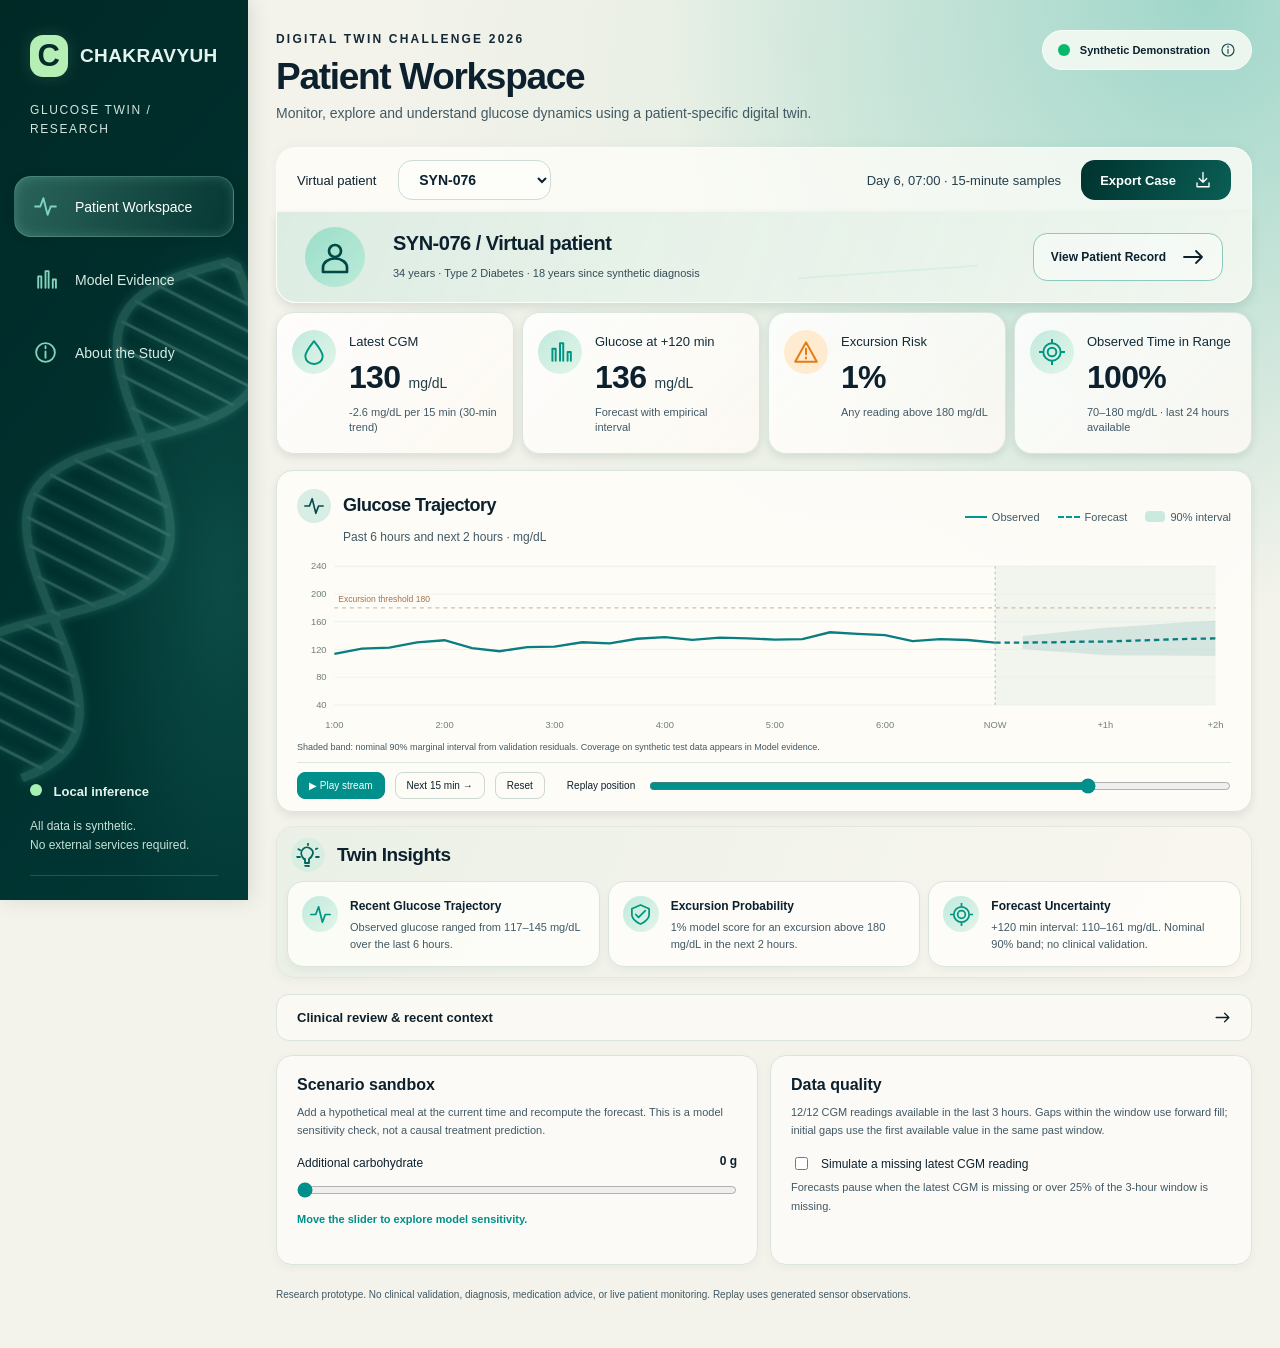
<file: index.html>
<!doctype html><html lang="en"><head><meta charset="UTF-8"><meta name="viewport" content="width=device-width,initial-scale=1"><title>Chakravyuh | Glucose Twin</title><style>:root{--ink:#173638;--muted:#607675;--teal:#087e80;--line:#dfe8e4;--paper:#f5f7f4;--amber:#b7652c}*{box-sizing:border-box}body{margin:0;background:var(--paper);color:var(--ink);font-family:Arial,Helvetica,sans-serif;font-size:14px}.sidebar{position:fixed;width:230px;inset:0 auto 0 0;background:#173b3a;color:#e4f3ed;padding:35px 24px;display:flex;flex-direction:column}.brand{font-size:15px;letter-spacing:1.5px;color:inherit;text-decoration:none;font-weight:700;display:flex;align-items:center;gap:10px}.mark{display:grid;place-items:center;width:32px;height:34px;background:#cae8bc;color:#173b3a;border-radius:10px;font-size:24px}.subbrand{font-size:9px;letter-spacing:1.5px;margin:18px 0 55px;color:#a5c9bd}.nav{border:0;background:transparent;color:#aac9c2;text-align:left;padding:15px 10px;margin-bottom:9px;width:100%;border-radius:8px;font-size:13px}.nav.active{background:#2b504b;color:white}.side-bottom{margin-top:auto;line-height:2.3;font-size:12px}.side-bottom small{color:#9abcb3;line-height:1.6;display:block}.dot{display:inline-block;width:7px;height:7px;background:#bfe3a6;border-radius:50%;margin-right:6px}main{margin-left:230px;padding:36px 42px;max-width:1800px}header{display:flex;justify-content:space-between;align-items:center;margin-bottom:30px}.eyebrow{font-size:10px;letter-spacing:1.7px;font-weight:bold;color:var(--teal)}h1{font-weight:500;font-size:31px;letter-spacing:-.8px;margin:10px 0 0}h2{font-size:18px;font-weight:600;margin:0 0 9px}h3{font-size:13px}p{line-height:1.65;color:var(--muted);margin:5px 0 15px}.demo-tag{border:1px solid #bdcfc7;border-radius:20px;padding:9px 14px;font-size:9px;letter-spacing:1px}.toolbar{display:flex;gap:20px;align-items:center;border-top:1px solid var(--line);border-bottom:1px solid var(--line);padding:15px 0;color:var(--muted);font-size:12px}.toolbar label{display:flex;align-items:center;gap:12px}select{border:1px solid var(--line);border-radius:6px;background:white;padding:8px;color:var(--ink)}#clock{margin-left:auto}button{cursor:pointer;font:inherit;border:1px solid var(--teal);background:var(--teal);color:white;border-radius:7px;padding:10px 13px}button:hover{filter:brightness(.94)}button:focus-visible,input:focus-visible,select:focus-visible{outline:3px solid #dcac56;outline-offset:3px}.quiet{background:transparent;border-color:#cbd9d2;color:var(--ink)}.patient-line{display:flex;gap:15px;align-items:center;padding:27px 0}.patient-line p{margin:0;font-size:12px}.patient-line button{margin-left:auto}.avatar{width:46px;height:46px;border-radius:50%;background:#e2eadb;display:grid;place-items:center;font-size:29px}.stats{display:grid;grid-template-columns:repeat(4,1fr);gap:14px;margin-bottom:24px}.stats article,.chart-card,.lower article{background:white;border:1px solid var(--line);border-radius:10px}.stats article{padding:20px}.stats span{font-size:12px;color:var(--muted)}.stat{font-size:33px;letter-spacing:-1px;margin:13px 0 8px}.stat em{font-size:12px;letter-spacing:0;font-style:normal;color:var(--muted)}small{font-size:10px;color:var(--muted)}.workspace-grid{display:grid;grid-template-columns:minmax(0,1fr) 260px;gap:20px}.chart-card{padding:24px}.card-title{display:flex;justify-content:space-between;gap:12px}.card-title p{font-size:11px}.legend{font-size:10px;white-space:nowrap;color:var(--muted);margin-top:7px}.legend i{display:inline-block;width:15px;border-top:2px solid #087e80;margin:0 5px 3px}.legend .dash{border-top-style:dashed}#chart{width:100%;display:block}.chart-note{font-size:10px;color:var(--muted);line-height:1.5}.replay{display:flex;align-items:center;gap:7px;border-top:1px solid var(--line);padding-top:18px;margin-top:18px;flex-wrap:wrap}.replay button{font-size:11px}.replay label{font-size:10px;flex:1;min-width:100px;padding-left:12px}input[type=range]{width:100%;accent-color:var(--teal);display:block;margin:12px 0}.insight{background:#e7eee2;border:1px solid #d5e0cf;border-radius:10px;padding:25px}.insight h2{font-size:23px;margin:18px 0 12px;line-height:1.2}.insight p{font-size:12px}.divider{height:1px;background:#cad6c3;margin:22px 0}dl{font-size:12px}dt{color:var(--muted);margin-top:15px}dd{margin:5px 0 0;font-size:16px}.wide{width:100%;margin:22px 0 10px;font-size:11px}.lower{display:grid;grid-template-columns:1fr 1fr;gap:20px;margin-top:20px}.lower article{padding:24px}.lower p{font-size:12px}.lower label{font-size:12px}output{float:right;font-weight:bold}.scenario{font-weight:bold;color:var(--teal)}.disclaimer{font-size:10px;margin-top:22px}.ehr{padding:20px;background:#e8efec;border-radius:8px;margin-bottom:20px;line-height:1.8;font-size:12px}.check{display:flex;gap:10px;align-items:center}.muted{color:var(--muted)}.intro{max-width:800px;padding:25px 0}.intro h2{font-size:28px}table{width:100%;border-collapse:collapse;background:white;font-size:13px}th,td{text-align:left;padding:20px;border-bottom:1px solid var(--line)}th{color:var(--muted);font-size:11px}tr:first-child td{color:var(--teal);font-weight:bold}.table-wrap{overflow:auto}.evidence-note{margin:20px 0;font-size:12px}[hidden]{display:none!important}@media(max-width:1200px){main{padding:25px}.sidebar{width:190px;padding:25px 18px}main{margin-left:190px}.workspace-grid{grid-template-columns:1fr}.insight{display:grid;grid-template-columns:1fr 1fr;column-gap:30px}.insight .divider{display:none}.stats article{padding:15px}.stat{font-size:27px}}@media(max-width:760px){.sidebar{position:static;width:auto;padding:18px}.subbrand,.side-bottom{display:none}.sidebar nav{display:flex;margin-top:20px;gap:5px}.nav{font-size:10px;margin:0;padding:10px 6px}.brand{font-size:12px}main{margin:0;padding:20px}header{gap:10px}h1{font-size:25px}.demo-tag{font-size:8px;padding:8px}.stats{grid-template-columns:1fr 1fr}.lower{grid-template-columns:1fr}.toolbar{flex-wrap:wrap}.toolbar #clock{margin-left:0}.chart-card{padding:15px}.card-title{display:block}.legend{display:block;margin-bottom:12px}.patient-line{flex-wrap:wrap}.patient-line button{margin-left:0}.insight{display:block}.replay label{flex-basis:100%}}
/* Reference-inspired clinical workspace */
:root{--ink:#0c202d;--muted:#405965;--teal:#008f8a;--line:#d9e5de;--paper:#f2f3e9}.icon{width:24px;height:24px;flex-shrink:0;vertical-align:middle}body{background:radial-gradient(ellipse at 94% 0%,#9fd6c9 0,transparent 32%),radial-gradient(ellipse at 67% 8%,#e4eee3 0,transparent 42%),#f4f3eb;font-family:Arial,Helvetica,sans-serif}.sidebar{width:248px;padding:35px 30px 24px;background:radial-gradient(ellipse at 90% 65%,#0c4c46,transparent 45%),linear-gradient(130deg,#002926,#003735);overflow:hidden;box-shadow:3px 0 18px #113c3920}.brand{font-size:19px;letter-spacing:.4px;gap:12px;white-space:nowrap}.mark{width:38px;height:42px;border-radius:13px;background:#b6efb5;font-size:31px;color:#052c29;box-shadow:0 0 16px #c0ffb822}.subbrand{font-size:12px;line-height:1.55;letter-spacing:1.6px;margin:24px 0 38px;max-width:180px;color:#d2e6df}nav,.brand,.subbrand,.side-bottom{z-index:1}.sidebar nav{margin:0 -16px}.nav{display:flex;align-items:center;gap:17px;font-size:14px;font-weight:500;padding:17px 18px;border:1px solid transparent;border-radius:17px;margin-bottom:12px;color:#d9ebe5}.nav .icon{color:#81d3bc;width:25px;height:25px}.nav.active{background:linear-gradient(110deg,#69b8a467,#184f4840);border-color:#82c9b75c;box-shadow:inset 0 0 12px #b1f5da30,0 1px 10px #021e2225}.dna{position:absolute;width:255px;height:560px;left:-20px;bottom:110px;transform:rotate(27deg);stroke:#7bcaba;stroke-width:8;opacity:.24;filter:drop-shadow(0 0 5px #54cbbb)}.dna .rung{stroke-width:2.7;stroke:#b5ecda}.side-bottom{font-size:13px;font-weight:600;border-bottom:1px solid #70a69b4d;padding-bottom:20px}.side-bottom small{font-weight:400;color:#c6dfd4;font-size:12px;margin-top:10px}.dot{width:12px;height:12px;background:#a7f2b2}.side-bottom .dot{margin-right:8px}main{margin-left:248px;padding:30px 28px;max-width:none}header{margin-bottom:23px;align-items:flex-start;gap:22px;min-height:90px}.eyebrow{color:#142936;font-size:12px;letter-spacing:2.2px}.header-description{font-size:14px;margin:5px 0 0;line-height:1.5}h1{font-size:37px;font-weight:700;letter-spacing:-1.3px;margin-top:10px}.demo-tag{display:flex;align-items:center;gap:10px;background:#f8fcf5d9;border-color:#f7fff6;padding:11px 15px;font-size:11px;text-transform:none;letter-spacing:0;white-space:nowrap;font-weight:600}.demo-tag .dot{background:#06b96a;width:12px;height:12px;margin:0}.demo-tag .icon{width:16px;height:16px;color:#204e50}.toolbar{border:1px solid #fafff5;border-bottom:0;border-radius:20px 20px 0 0;background:#fffef9c9;padding:12px 20px;box-shadow:0 -2px 12px #224d3c08;font-size:13px;min-height:64px}.toolbar label{gap:22px;color:var(--ink)}select{padding:10px 16px;min-width:153px;border-color:#ccdcd8;border-radius:14px;font-size:14px;font-weight:600;background:#ffffff90}.toolbar #export{display:flex;gap:18px;align-items:center;padding:11px 19px;border-radius:14px;background:linear-gradient(110deg,#00332f,#0a5e55);color:white;border:0;font-size:13px;font-weight:600}.toolbar #export .icon{width:18px;height:18px}#clock{color:#253e4b}.patient-line{position:relative;border:1px solid #fafff5;border-top:0;border-radius:0 0 20px 20px;background:linear-gradient(110deg,#d8ebe1db,#fffdf7bf);padding:15px 28px;margin-bottom:9px;box-shadow:0 4px 10px #183d3020;min-height:88px;gap:28px}.patient-line::after{content:'';position:absolute;right:28%;width:180px;height:30px;border-bottom:2px solid #a6dcd075;transform:skewY(-4deg);opacity:.5;pointer-events:none}.patient-line h2{font-size:20px;letter-spacing:-.5px}.patient-line p{font-size:11px;color:#314c56}.avatar{width:60px;height:60px;background:linear-gradient(135deg,#9bdec9,#bbebd9);color:#004946;flex-shrink:0}.avatar .icon{width:36px;height:36px}.patient-line button{font-size:12px;font-weight:600;display:flex;gap:15px;align-items:center;border-color:#8dc9bc;background:#ffffff69;border-radius:14px;padding:11px 17px;z-index:1}.stats{gap:8px;margin-bottom:16px}.stats article{position:relative;background:linear-gradient(135deg,#ffffffd9,#fffaf4cc);box-shadow:0 3px 8px #254a3720;min-height:130px;padding:20px 15px 17px 72px;border-radius:18px;overflow:hidden}.metric-icon{display:grid;place-items:center;width:44px;height:44px;background:linear-gradient(135deg,#c0eadd,#e3f5e9);color:#009580;border-radius:50%;flex-shrink:0}.stats .metric-icon{position:absolute;left:15px;top:17px}.stats .metric-icon .icon{width:26px;height:26px}.stats span{font-size:13px;color:#112b38}.stats small{font-size:11px;line-height:1.4;display:block;max-width:235px}.stat{font-size:32px;font-weight:700;letter-spacing:-.7px;margin:10px 0 9px;white-space:nowrap}.stat em{font-size:14px;color:#213e47;font-weight:400}.risk-card .metric-icon{background:#ffebcf;color:#e47c16}.workspace-grid{display:block}.chart-card{padding:18px 20px 12px;border-radius:17px;box-shadow:0 4px 9px #24433119;background:#fffdf9e6}.card-title{align-items:center;margin-bottom:9px}.card-title h2{font-size:18px;display:flex;align-items:center;gap:12px;margin-bottom:5px;letter-spacing:-.5px}.card-title h2 .icon{width:34px;height:34px;padding:6px;border-radius:50%;background:#d8eee5;color:#06494a}.card-title p{font-size:12px;margin:0 0 0 46px}.legend{font-size:11px;margin-top:0}.legend .band{width:20px;height:11px;border:0;border-radius:4px;background:#cae9df;vertical-align:middle}.legend i{width:22px;margin-left:15px;border-color:#009893}#chart{height:auto;max-height:285px}.chart-note{font-size:9px;margin:5px 0}.replay{border-top:1px solid #dce7df;padding-top:9px;margin-top:8px;gap:10px}.replay button{padding:7px 11px;border-radius:8px;font-size:10px}.replay label{display:flex;align-items:center;gap:14px;min-width:200px;white-space:nowrap}.replay input{margin:5px 0}.twin-insights{margin-top:14px;background:linear-gradient(110deg,#e6efe5aa,#fffaf380);padding:11px 10px 10px;border:1px solid #e2e8dc;border-radius:18px;box-shadow:0 3px 10px #5462470d}.twin-insights>h2{display:flex;align-items:center;gap:12px;font-size:19px;margin:0 4px 9px;letter-spacing:-.5px}.twin-insights>h2 .icon{width:34px;height:34px;padding:5px;border-radius:50%;background:#d8eee3;color:#00645b}.insight-grid{display:grid;grid-template-columns:1fr 1fr 1fr;gap:8px}.insight-grid article{display:flex;gap:12px;padding:14px;background:#fffefbd9;border:1px solid #dbe4dd;border-radius:16px;align-items:flex-start;box-shadow:0 4px 7px #3542320c}.insight-grid h3{font-size:12px;margin:3px 0 6px}.insight-grid p{font-size:11px;line-height:1.5;margin:0}.insight-grid .metric-icon{width:36px;height:36px}.insight-grid .icon{width:23px;height:23px}.review-details{margin-top:16px;background:#fffdf9a1;border:1px solid var(--line);border-radius:13px}.review-details summary{cursor:pointer;padding:14px 20px;font-size:13px;font-weight:600;display:flex;justify-content:space-between;align-items:center}.review-details summary .icon{width:17px;height:17px}.review-details[open] summary .icon{transform:rotate(90deg)}.review-details .insight{border:0;border-top:1px solid var(--line);border-radius:0 0 13px 13px;display:block;background:transparent;padding:20px}.review-details .insight h2{margin:12px 0;font-size:22px}.review-details dl{display:grid;grid-template-columns:repeat(4,1fr);gap:10px}.review-details dl dt{grid-row:1}.review-details dl dd{grid-row:2}.review-details .divider{display:none}.review-details .wide{width:auto;margin:12px 15px 0 0}.lower{gap:12px;margin-top:14px}.lower article{background:#fffdf9c9;border-radius:16px;box-shadow:0 3px 9px #27422d0c;padding:20px}.lower h2{font-size:16px}.lower p{font-size:11px}.disclaimer{font-size:10px}.intro h2{font-size:28px}.ehr{margin-top:10px;background:#e1f0e6}.table-wrap{border-radius:16px;border:1px solid var(--line)}table{background:#fffdf8}.nav:hover{filter:brightness(1.12)}
@media(min-width:1600px){main{padding:32px 32px}.sidebar{width:260px}main{margin-left:260px}h1{font-size:40px}.stats article{min-height:135px}.stat{font-size:35px}.insight-grid h3{font-size:13px}.insight-grid p{font-size:12px}#chart{max-height:290px}.card-title{margin-bottom:8px}}
@media(max-width:1200px){.sidebar{width:205px;padding:28px 20px}.brand{font-size:15px}.subbrand{font-size:10px}.nav{font-size:12px;gap:12px}main{margin-left:205px;padding:25px 22px}.stats article{padding-left:57px;padding-right:10px}.stats .metric-icon{left:10px;width:36px;height:36px}.stats span{font-size:11px}.stat{font-size:27px}.stats small{font-size:10px}.insight-grid article{padding:12px;gap:8px}.insight-grid .metric-icon{width:30px;height:30px}.header-description{font-size:12px}.demo-tag{font-size:9px;padding:10px}h1{font-size:32px}.patient-line{gap:16px;padding:15px 20px}.patient-line::after{display:none}}
@media(max-width:900px){header{display:block}.demo-tag{position:absolute;right:23px;top:20px}.eyebrow{font-size:9px;letter-spacing:1.3px}.header-description{max-width:440px}.stats{grid-template-columns:1fr 1fr}.insight-grid{grid-template-columns:1fr}.toolbar{flex-wrap:wrap;gap:10px}.toolbar #clock{margin-left:0}.patient-line{flex-wrap:wrap}.patient-line button{margin-left:auto}.legend{font-size:9px}.card-title{align-items:flex-start}.review-details dl{grid-template-columns:1fr 1fr}.review-details dl dt,.review-details dl dd{grid-row:auto}.replay label{flex-basis:100%}}
@media(max-width:760px){.sidebar{position:relative;width:100%;padding:16px 20px;overflow:hidden}.dna{display:none}.brand{font-size:17px}.mark{width:30px;height:33px;font-size:26px}.sidebar nav{margin:16px 0 0;gap:5px}.nav{font-size:10px;gap:7px;padding:10px 8px;border-radius:11px;margin:0;justify-content:center}.nav .icon{width:17px;height:17px}.subbrand,.side-bottom{display:none}main{margin:0;padding:22px 14px}.demo-tag{position:static;display:inline-flex;margin-top:12px}header{margin-bottom:16px;min-height:0}h1{font-size:30px}.header-description{font-size:12px}.toolbar{padding:12px 14px}.toolbar label{gap:10px;font-size:12px}select{min-width:130px;padding:9px 11px;font-size:12px}.toolbar #export{font-size:11px;padding:10px;gap:8px}.toolbar #clock{font-size:10px;order:3;flex-basis:100%}.patient-line{gap:12px;padding:16px}.avatar{width:43px;height:43px}.avatar .icon{width:28px;height:28px}.patient-line h2{font-size:16px}.patient-line p{font-size:10px;max-width:230px}.patient-line button{margin:0 0 0 55px;font-size:10px;padding:8px 12px}.stats article{min-height:125px;padding:14px 12px 12px 49px}.stats .metric-icon{top:12px;left:10px;width:30px;height:30px}.stats .metric-icon .icon{width:20px;height:20px}.stats span{font-size:10px}.stat{font-size:25px;margin:12px 0 7px}.stat em{font-size:10px}.stats small{font-size:9px}.chart-card{padding:14px 10px}.card-title{display:block}.card-title h2{font-size:16px}.card-title p{font-size:10px}.legend{display:block;margin:14px 0 10px 0}.legend i{margin-left:8px}#chart{min-height:180px}.replay{gap:6px}.replay button{font-size:9px;padding:7px 9px}.twin-insights{padding:10px}.twin-insights>h2{font-size:17px}.insight-grid p{font-size:11px}.lower{grid-template-columns:1fr}.lower article{padding:18px}.review-details summary{font-size:12px}.intro h2{font-size:23px}}
</style></head><body>
<aside class="sidebar"><a class="brand" href="#"><span class="mark">C</span> CHAKRAVYUH</a><div class="subbrand">GLUCOSE TWIN / RESEARCH</div><nav aria-label="Views"><button class="nav active" data-view="patient"><svg class="icon " viewBox="0 0 24 24" fill="none" stroke="currentColor" stroke-width="1.8" stroke-linecap="round" stroke-linejoin="round" aria-hidden="true"><path d="M2 12h5l3-8 4 16 3-8h5"/></svg><span>Patient Workspace</span></button><button class="nav" data-view="evidence"><svg class="icon " viewBox="0 0 24 24" fill="none" stroke="currentColor" stroke-width="1.8" stroke-linecap="round" stroke-linejoin="round" aria-hidden="true"><path d="M5 20V9h3v11m4 0V4h3v16m4 0V12h3v8"/></svg><span>Model Evidence</span></button><button class="nav" data-view="about"><svg class="icon " viewBox="0 0 24 24" fill="none" stroke="currentColor" stroke-width="1.8" stroke-linecap="round" stroke-linejoin="round" aria-hidden="true"><circle cx="12" cy="12" r="9"/><path d="M12 11v6m0-11v2"/></svg><span>About the Study</span></button></nav><svg class="dna" viewBox="0 0 210 510" fill="none" aria-hidden="true"><path d="M105.0,0 L109.6,4 L114.2,8 L118.8,12 L123.2,16 L127.6,20 L131.9,24 L136.1,28 L140.1,32 L144.0,36 L147.6,40 L151.1,44 L154.3,48 L157.3,52 L160.1,56 L162.6,60 L164.8,64 L166.8,68 L168.4,72 L169.7,76 L170.8,80 L171.5,84 L171.9,88 L172.0,92 L171.8,96 L171.2,100 L170.4,104 L169.2,108 L167.7,112 L165.9,116 L163.9,120 L161.5,124 L158.9,128 L156.0,132 L152.9,136 L149.6,140 L146.0,144 L142.3,148 L138.3,152 L134.3,156 L130.0,160 L125.7,164 L121.3,168 L116.7,172 L112.2,176 L107.6,180 L102.9,184 L98.3,188 L93.7,192 L89.2,196 L84.8,200 L80.4,204 L76.2,208 L72.1,212 L68.1,216 L64.4,220 L60.8,224 L57.4,228 L54.3,232 L51.4,236 L48.8,240 L46.4,244 L44.3,248 L42.5,252 L41.0,256 L39.8,260 L38.9,264 L38.3,268 L38.0,272 L38.1,276 L38.4,280 L39.1,284 L40.1,288 L41.4,292 L43.1,296 L45.0,300 L47.2,304 L49.6,308 L52.4,312 L55.3,316 L58.6,320 L62.0,324 L65.6,328 L69.5,332 L73.5,336 L77.6,340 L81.9,344 L86.3,348 L90.8,352 L95.3,356 L99.9,360 L104.5,364 L109.1,368 L113.7,372 L118.3,376 L122.8,380 L127.2,384 L131.5,388 L135.7,392 L139.7,396 L143.6,400 L147.3,404 L150.7,408 L154.0,412 L157.0,416 L159.8,420 L162.3,424 L164.6,428 L166.6,432 L168.2,436 L169.6,440 L170.7,444 L171.4,448 L171.9,452 L172.0,456 L171.8,460 L171.3,464 L170.5,468 L169.3,472 L167.9,476 L166.1,480 L164.1,484 L161.8,488 L159.2,492 L156.3,496 L153.3,500 L149.9,504 L146.4,508"/><path d="M105.0,0 L100.4,4 L95.8,8 L91.2,12 L86.8,16 L82.4,20 L78.1,24 L73.9,28 L69.9,32 L66.0,36 L62.4,40 L58.9,44 L55.7,48 L52.7,52 L49.9,56 L47.4,60 L45.2,64 L43.2,68 L41.6,72 L40.3,76 L39.2,80 L38.5,84 L38.1,88 L38.0,92 L38.2,96 L38.8,100 L39.6,104 L40.8,108 L42.3,112 L44.1,116 L46.1,120 L48.5,124 L51.1,128 L54.0,132 L57.1,136 L60.4,140 L64.0,144 L67.7,148 L71.7,152 L75.7,156 L80.0,160 L84.3,164 L88.7,168 L93.3,172 L97.8,176 L102.4,180 L107.1,184 L111.7,188 L116.3,192 L120.8,196 L125.2,200 L129.6,204 L133.8,208 L137.9,212 L141.9,216 L145.6,220 L149.2,224 L152.6,228 L155.7,232 L158.6,236 L161.2,240 L163.6,244 L165.7,248 L167.5,252 L169.0,256 L170.2,260 L171.1,264 L171.7,268 L172.0,272 L171.9,276 L171.6,280 L170.9,284 L169.9,288 L168.6,292 L166.9,296 L165.0,300 L162.8,304 L160.4,308 L157.6,312 L154.7,316 L151.4,320 L148.0,324 L144.4,328 L140.5,332 L136.5,336 L132.4,340 L128.1,344 L123.7,348 L119.2,352 L114.7,356 L110.1,360 L105.5,364 L100.9,368 L96.3,372 L91.7,376 L87.2,380 L82.8,384 L78.5,388 L74.3,392 L70.3,396 L66.4,400 L62.7,404 L59.3,408 L56.0,412 L53.0,416 L50.2,420 L47.7,424 L45.4,428 L43.4,432 L41.8,436 L40.4,440 L39.3,444 L38.6,448 L38.1,452 L38.0,456 L38.2,460 L38.7,464 L39.5,468 L40.7,472 L42.1,476 L43.9,480 L45.9,484 L48.2,488 L50.8,492 L53.7,496 L56.7,500 L60.1,504 L63.6,508"/><path class="rung" d="M114.2,8 L95.8,8"/><path class="rung" d="M138.1,30 L71.9,30"/><path class="rung" d="M157.3,52 L52.7,52"/><path class="rung" d="M169.1,74 L40.9,74"/><path class="rung" d="M171.8,96 L38.2,96"/><path class="rung" d="M164.9,118 L45.1,118"/><path class="rung" d="M149.6,140 L60.4,140"/><path class="rung" d="M127.9,162 L82.1,162"/><path class="rung" d="M102.9,184 L107.1,184"/><path class="rung" d="M78.3,206 L131.7,206"/><path class="rung" d="M57.4,228 L152.6,228"/><path class="rung" d="M43.3,250 L166.7,250"/><path class="rung" d="M38.0,272 L172.0,272"/><path class="rung" d="M42.2,294 L167.8,294"/><path class="rung" d="M55.3,316 L154.7,316"/><path class="rung" d="M75.5,338 L134.5,338"/><path class="rung" d="M99.9,360 L110.1,360"/><path class="rung" d="M125.0,382 L85.0,382"/><path class="rung" d="M147.3,404 L62.7,404"/><path class="rung" d="M163.5,426 L46.5,426"/><path class="rung" d="M171.4,448 L38.6,448"/><path class="rung" d="M169.9,470 L40.1,470"/><path class="rung" d="M159.2,492 L50.8,492"/></svg><div class="side-bottom"><span class="dot"></span> Local inference<br><small>All data is synthetic.<br>No external services required.</small></div></aside>
<main><header><div><span class="eyebrow">DIGITAL TWIN CHALLENGE 2026</span><h1 id="page-title">Patient Workspace</h1><p class="header-description">Monitor, explore and understand glucose dynamics using a patient-specific digital twin.</p></div><div class="demo-tag"><span class="dot"></span>Synthetic Demonstration <svg class="icon " viewBox="0 0 24 24" fill="none" stroke="currentColor" stroke-width="1.8" stroke-linecap="round" stroke-linejoin="round" aria-hidden="true"><circle cx="12" cy="12" r="9"/><path d="M12 11v6m0-11v2"/></svg></div></header>
<section id="patient" class="view"><div class="toolbar"><label>Virtual patient <select id="patient-select"></select></label><span id="clock"></span><button id="export" class="quiet">Export Case <svg class="icon " viewBox="0 0 24 24" fill="none" stroke="currentColor" stroke-width="1.8" stroke-linecap="round" stroke-linejoin="round" aria-hidden="true"><path d="M12 2v13m-5-5 5 5 5-5M4 16v5h16v-5"/></svg></button></div>
<div class="patient-line"><div class="avatar" aria-hidden="true"><svg class="icon " viewBox="0 0 24 24" fill="none" stroke="currentColor" stroke-width="1.8" stroke-linecap="round" stroke-linejoin="round" aria-hidden="true"><circle cx="12" cy="8" r="4"/><path d="M4 22v-3a8 6 0 0 1 16 0v3z"/></svg></div><div><h2 id="patient-name"></h2><p id="patient-summary"></p></div><button id="ehr-toggle" class="quiet" aria-expanded="false">View Patient Record <svg class="icon " viewBox="0 0 24 24" fill="none" stroke="currentColor" stroke-width="1.8" stroke-linecap="round" stroke-linejoin="round" aria-hidden="true"><path d="M3 12h18m-6-6 6 6-6 6"/></svg></button></div><div id="ehr" class="ehr" hidden></div>
<div class="stats"><article><div class="metric-icon"><svg class="icon " viewBox="0 0 24 24" fill="none" stroke="currentColor" stroke-width="1.8" stroke-linecap="round" stroke-linejoin="round" aria-hidden="true"><path d="M12 2S4 12 4 16a8 7 0 0 0 16 0c0-4-8-14-8-14z"/></svg></div><span>Latest CGM</span><div id="current" class="stat"></div><small id="trend"></small></article><article><div class="metric-icon"><svg class="icon " viewBox="0 0 24 24" fill="none" stroke="currentColor" stroke-width="1.8" stroke-linecap="round" stroke-linejoin="round" aria-hidden="true"><path d="M5 20V9h3v11m4 0V4h3v16m4 0V12h3v8"/></svg></div><span>Glucose at +120 min</span><div id="forecast" class="stat"></div><small>Forecast with empirical interval</small></article><article class="risk-card"><div class="metric-icon"><svg class="icon " viewBox="0 0 24 24" fill="none" stroke="currentColor" stroke-width="1.8" stroke-linecap="round" stroke-linejoin="round" aria-hidden="true"><path d="M12 3 2 21h20zM12 9v5m0 3v1"/></svg></div><span>Excursion Risk</span><div id="probability" class="stat"></div><small>Any reading above 180 mg/dL</small></article><article><div class="metric-icon"><svg class="icon " viewBox="0 0 24 24" fill="none" stroke="currentColor" stroke-width="1.8" stroke-linecap="round" stroke-linejoin="round" aria-hidden="true"><circle cx="12" cy="12" r="8"/><circle cx="12" cy="12" r="4"/><path d="M12 0v3m0 18v3M0 12h3m18 0h3"/></svg></div><span>Observed Time in Range</span><div id="tir" class="stat"></div><small>70–180 mg/dL · last 24 hours available</small></article></div>
<div class="workspace-grid"><article class="chart-card"><div class="card-title"><div><h2><svg class="icon " viewBox="0 0 24 24" fill="none" stroke="currentColor" stroke-width="1.8" stroke-linecap="round" stroke-linejoin="round" aria-hidden="true"><path d="M2 12h5l3-8 4 16 3-8h5"/></svg>Glucose Trajectory</h2><p>Past 6 hours and next 2 hours · mg/dL</p></div><span class="legend"><i></i>Observed <i class="dash"></i>Forecast <i class="band"></i>90% interval</span></div><svg id="chart" viewBox="0 0 1200 230" role="img" aria-label="Glucose history and forecast with uncertainty"></svg><div class="chart-note">Shaded band: nominal 90% marginal interval from validation residuals. Coverage on synthetic test data appears in Model evidence.</div><div class="replay"><button id="play">▶ Play stream</button><button id="step" class="quiet">Next 15 min →</button><button id="reset" class="quiet">Reset</button><label>Replay position <input id="timeline" type="range" min="12" max="663" value="145" aria-label="Replay time"></label></div></article></div>
<section class="twin-insights"><h2><svg class="icon " viewBox="0 0 24 24" fill="none" stroke="currentColor" stroke-width="1.8" stroke-linecap="round" stroke-linejoin="round" aria-hidden="true"><path d="M8 16c-7-7 1-15 7-10 4 3 1 8-2 10v4H9v-4m0 7h4M12 0v2M2 6l2 1m16-1 2-1M1 14h3m16 0h3"/></svg>Twin Insights</h2><div class="insight-grid"><article><div class="metric-icon"><svg class="icon " viewBox="0 0 24 24" fill="none" stroke="currentColor" stroke-width="1.8" stroke-linecap="round" stroke-linejoin="round" aria-hidden="true"><path d="M2 12h5l3-8 4 16 3-8h5"/></svg></div><div><h3>Recent Glucose Trajectory</h3><p id="trajectory-insight"></p></div></article><article><div class="metric-icon"><svg class="icon " viewBox="0 0 24 24" fill="none" stroke="currentColor" stroke-width="1.8" stroke-linecap="round" stroke-linejoin="round" aria-hidden="true"><path d="M12 2 3 6v6c0 6 9 10 9 10s9-4 9-10V6zM7 12l3 3 7-7"/></svg></div><div><h3>Excursion Probability</h3><p id="risk-insight"></p></div></article><article><div class="metric-icon"><svg class="icon " viewBox="0 0 24 24" fill="none" stroke="currentColor" stroke-width="1.8" stroke-linecap="round" stroke-linejoin="round" aria-hidden="true"><circle cx="12" cy="12" r="8"/><circle cx="12" cy="12" r="4"/><path d="M12 0v3m0 18v3M0 12h3m18 0h3"/></svg></div><div><h3>Forecast Uncertainty</h3><p id="confidence-insight"></p></div></article></div></section><details class="review-details"><summary>Clinical review & recent context <svg class="icon " viewBox="0 0 24 24" fill="none" stroke="currentColor" stroke-width="1.8" stroke-linecap="round" stroke-linejoin="round" aria-hidden="true"><path d="M3 12h18m-6-6 6 6-6 6"/></svg></summary><aside class="insight"><span class="eyebrow">REVIEW QUEUE</span><h2 id="alert-title"></h2><p id="alert-copy"></p><div class="divider"></div><h3>Recent context</h3><dl id="context"></dl><button id="review" class="wide quiet">Mark reviewed for this time</button><small id="review-status" aria-live="polite"></small></aside></details><div class="lower"><article><h2>Scenario sandbox</h2><p>Add a hypothetical meal at the current time and recompute the forecast. This is a model sensitivity check, not a causal treatment prediction.</p><label>Additional carbohydrate <output id="carb-value">0 g</output><input type="range" id="carbs" min="0" max="90" step="5" value="0"></label><p id="scenario" class="scenario"></p></article><article><h2>Data quality</h2><p id="quality"></p><label class="check"><input id="missing" type="checkbox"> Simulate a missing latest CGM reading</label><p class="muted">Forecasts pause when the latest CGM is missing or over 25% of the 3-hour window is missing.</p></article></div><p class="disclaimer">Research prototype. No clinical validation, diagnosis, medication advice, or live patient monitoring. Replay uses generated sensor observations.</p></section>
<section id="evidence" class="view" hidden><div class="intro"><h2>Evidence you can reproduce</h2><p>90 synthetic patients, 7 days each. Patients remain in exactly one split: 54 training, 18 validation, 18 test. The six dashboard patients come from the test set.</p></div><div id="metrics"></div><div class="lower"><article><h2>Evaluation contract</h2><p>Forecast all eight 15-minute horizons. Classify whether any CGM reading exceeds 180 mg/dL in the next 120 minutes. Classification includes ongoing excursions; onset-only results are reported separately.</p><p>Features use only history at or before the forecast time. Test patients never influence scaling, model weights, alert threshold, or interval width.</p></article><article><h2>What these numbers mean</h2><p>These results show performance in our synthetic world. Training and testing share one simulator, so these scores cannot establish accuracy on real patients, Indian population coverage, or healthcare outcomes.</p><p id="interval-evidence"></p></article></div></section>
<section id="about" class="view" hidden><div class="intro"><h2>A focused twin for Type 2 Diabetes</h2><p>Chakravyuh links a virtual patient's static record with a continuously updated sensor history. Each new observation updates the twin state and generates a two-hour glucose forecast.</p></div><div class="lower"><article><h2>Two streams, one forecast</h2><p>Static: age, BMI, HbA1c, diabetes duration.</p><p>Dynamic: CGM history, logged carbohydrate, step count, heart rate, sleep duration and time of day.</p><p>Models: standardized ridge regression for trajectories and regularized logistic regression for excursion risk. NumPy training, JavaScript browser inference.</p></article><article><h2>Human review stays central</h2><p>The dashboard supports investigation of an alert and inspection of missing observations. It records a local review marker for the current replay position.</p><p>There is no recommendation engine, dosing model, real sensor integration or EHR connection. A prospective study and clinical oversight would be required before patient use.</p></article></div></section>
</main><script>globalThis.TWIN_DATA={"model":{"columns":[0,1,2,3,4,5,6,7,8,9,10,11,12,13,14],"mean":[123.62089065380798,123.6986704013615,123.53773105469675,-0.07587576230321938,8.348200961363183,9.75029866399565,544.9412849241243,69.68103815061693,6.755765139696496,-0.005512544734717556,-0.018404186923798516,52.36250177279818,30.1242376967806,7.875095731101971,9.84101545880017],"scale":[24.538465090800546,24.030169469495295,22.610979570021893,4.235276187378301,3.9095273130199812,14.103051617340425,619.046097301802,5.406725810339506,1.2976240873882139,0.7143281980543607,0.6995470843471737,11.412356148073853,4.193790747810772,1.1062609055240264,5.113001582589696],"coef":[[123.7266770670824,123.85236136718181,123.85820450999861,123.70156006240221,123.80171606864248,123.91599773081829,123.90726138136446,123.71653666146632],[15.509589401062401,14.591365047050429,13.25233026579703,12.326176163362879,10.930830099050066,10.273677920499198,9.560106836527213,8.518341498168883],[6.345771390239069,3.9981434058055685,2.092714069846404,-0.01141917097323129,-1.3025270880870135,-3.4052976320476755,-4.868800470084395,-5.851544650439243],[-0.02807565009473907,1.0157363003976736,2.0668991585725367,2.949619796544554,3.68955064799113,4.861686268595455,5.779065131851088,6.781014058529577],[1.5366827083285068,1.9290841344245682,1.9676209985917172,1.7182069788816894,1.5537326021182205,1.2441097417633007,1.0862940585471008,1.096995092775085],[0.02449563422183375,-0.0007463123281867133,-0.0531543876033785,-0.0849354766886167,-0.15223465949491405,-0.2319767996517325,-0.25836381493497906,-0.29109358760918197],[2.015557292163786,3.063994932239476,3.9750186256573627,4.684252247600748,4.923081488286238,4.8090021366917215,4.399371828134017,3.966467082152651],[0.26101993395255035,0.48974617120564967,0.7197145448669101,0.7619031069492356,0.7526798274147201,0.8198043654215664,0.9399830480448742,1.0344569592150943],[0.08590315797305377,0.09790381346600699,0.2566156106902981,0.28646726355216906,0.28153536834772935,0.4324913775812746,0.39001616668525446,0.43241515357063603],[-0.4734624615493707,-0.9095440849160924,-1.3141326768456105,-1.8039146723735122,-2.08476719819834,-2.3267249458201893,-2.5841012014028952,-2.888658699299343],[0.40374342579618766,0.6318464503242388,0.9214633050187561,1.2159142725184913,1.4368732397232697,1.5975934961186937,1.76903913177206,2.0100336775309624],[-0.00283696483358762,-0.17318358996901023,-0.20714056028618333,-0.2761447417706337,-0.5532683073742519,-0.8633584096982482,-0.984970914115067,-1.0661871753969057],[0.14391958087428763,0.2110034295680381,0.35358850965337646,0.5373566836849799,0.6481319528585193,0.6964438275190897,0.7747227877154252,0.8578040295990063],[0.45755001275453305,0.822870921930515,1.1712199869572542,1.5057931513719771,1.8400492691318642,2.0896701326279503,2.3241447463612257,2.431649420426477],[1.5949517086363967,2.8453821171727687,4.297949288022899,5.500823470051425,6.628038119251124,7.471974287639015,8.283822729479166,8.779170124485063],[0.1563289116233976,0.18051277587712075,0.28422706614727544,0.3612325404076115,0.4688480817561568,0.44554610506075826,0.5247446043200811,0.5235303176902175]],"logistic":[-6.15882155683518,0.6772969471582257,0.5084921010632489,0.623755461511262,0.38086869988650585,0.07296149941743549,0.47562508406980347,0.05267066813656242,0.0462397964893426,-0.16655575436511783,0.1309243193959767,-0.22607074094533927,-0.21865000748710406,0.2617411614819078,0.9464659353206266,0.015627213567853727],"features":["glucose_now","mean_1h","mean_3h","trend_30m","std_3h","carb_load","steps_1h","heart_rate","sleep_hours","hour_sin","hour_cos","age","bmi","hba1c","diabetes_years"],"threshold":0.6,"interval90":[9.381758898969885,12.968895048165933,16.081346762527033,19.804077663459935,21.365432955162717,22.68153742460464,24.51615144535836,25.444010849023982],"version":"1.0.0","seed":2026,"horizon_minutes":[15,30,45,60,75,90,105,120],"event_definition":"Any glucose >180 mg/dL in the next 8 readings (120 minutes)"},"metrics":{"seed":2026,"data":"Entirely synthetic; same generator for training and test; no clinical validity established","split":{"train_patients":54,"validation_patients":18,"test_patients":18,"train_windows":7051,"validation_windows":2311},"fusion":{"mae_120":13.205,"mae_all_horizons":9.475,"precision":0.7647,"recall":0.2653,"f1":0.3939,"brier":0.0145,"tp":13,"fp":4,"fn":36,"tn":2250,"windows":2303,"event_prevalence":0.0213,"mae_120_patient_bootstrap_ci95":[12.344,14.023],"interval90_coverage_by_horizon":[0.898,0.9032,0.888,0.9092,0.8971,0.8945,0.8862,0.8767],"new_onset_windows":2281,"new_onset":{"mae_120":13.222,"mae_all_horizons":9.489,"precision":0.6667,"recall":0.0625,"f1":0.1143,"brier":0.0126,"tp":2,"fp":1,"fn":30,"tn":2248,"windows":2281,"event_prevalence":0.014}},"sensor_only":{"mae_120":13.62,"mae_all_horizons":9.713,"precision":0.5319,"recall":0.5102,"f1":0.5208,"brier":0.0156,"tp":25,"fp":22,"fn":24,"tn":2232,"windows":2303,"event_prevalence":0.0213},"persistence":{"mae_120":15.136,"mae_all_horizons":10.567,"precision":0.7727,"recall":0.3469,"f1":0.4789,"brier":0.0161,"tp":17,"fp":5,"fn":32,"tn":2249,"windows":2303,"event_prevalence":0.0213},"linear_trend":{"mae_120":30.932,"mae_all_horizons":18.202,"precision":0.1488,"recall":0.6531,"f1":0.2424,"brier":0.0868,"tp":32,"fp":183,"fn":17,"tn":2071,"windows":2303,"event_prevalence":0.0213},"threshold":0.6},"patients":[{"ehr":{"id":"SYN-073","age":46,"bmi":29.0,"hba1c":7.9,"diabetes_years":11,"diagnosis":"Synthetic Type 2 Diabetes","medication_context":"Synthetic stable background therapy; no dosing model","synthetic":true},"readings":[{"t":0,"glucose":90.6,"carbs":0.0,"steps":56,"heart_rate":77.2,"sleep_hours":8.1},{"t":1,"glucose":101.8,"carbs":0.0,"steps":41,"heart_rate":72.9,"sleep_hours":8.1},{"t":2,"glucose":100.5,"carbs":0.0,"steps":88,"heart_rate":64.0,"sleep_hours":8.1},{"t":3,"glucose":100.5,"carbs":0.0,"steps":6,"heart_rate":65.4,"sleep_hours":8.1},{"t":4,"glucose":100.2,"carbs":0.0,"steps":15,"heart_rate":72.7,"sleep_hours":8.1},{"t":5,"glucose":104.2,"carbs":0.0,"steps":22,"heart_rate":67.5,"sleep_hours":8.1},{"t":6,"glucose":101.8,"carbs":0.0,"steps":18,"heart_rate":67.8,"sleep_hours":8.1},{"t":7,"glucose":112.1,"carbs":0.0,"steps":39,"heart_rate":64.5,"sleep_hours":8.1},{"t":8,"glucose":103.9,"carbs":0.0,"steps":21,"heart_rate":72.8,"sleep_hours":8.1},{"t":9,"glucose":112.3,"carbs":0.0,"steps":89,"heart_rate":67.2,"sleep_hours":8.1},{"t":10,"glucose":115.1,"carbs":0.0,"steps":88,"heart_rate":66.4,"sleep_hours":8.1},{"t":11,"glucose":111.2,"carbs":0.0,"steps":34,"heart_rate":67.3,"sleep_hours":8.1},{"t":12,"glucose":108.5,"carbs":0.0,"steps":89,"heart_rate":74.2,"sleep_hours":8.1},{"t":13,"glucose":110.5,"carbs":0.0,"steps":25,"heart_rate":66.7,"sleep_hours":8.1},{"t":14,"glucose":108.3,"carbs":0.0,"steps":29,"heart_rate":71.7,"sleep_hours":8.1},{"t":15,"glucose":103.8,"carbs":0.0,"steps":83,"heart_rate":68.6,"sleep_hours":8.1},{"t":16,"glucose":106.8,"carbs":0.0,"steps":52,"heart_rate":73.3,"sleep_hours":8.1},{"t":17,"glucose":108.6,"carbs":0.0,"steps":37,"heart_rate":61.9,"sleep_hours":8.1},{"t":18,"glucose":104.7,"carbs":0.0,"steps":61,"heart_rate":72.1,"sleep_hours":8.1},{"t":19,"glucose":99.1,"carbs":0.0,"steps":18,"heart_rate":72.1,"sleep_hours":8.1},{"t":20,"glucose":96.7,"carbs":0.0,"steps":9,"heart_rate":77.6,"sleep_hours":8.1},{"t":21,"glucose":92.4,"carbs":0.0,"steps":6,"heart_rate":71.9,"sleep_hours":8.1},{"t":22,"glucose":95.3,"carbs":0.0,"steps":30,"heart_rate":69.1,"sleep_hours":8.1},{"t":23,"glucose":97.0,"carbs":0.0,"steps":86,"heart_rate":68.4,"sleep_hours":8.1},{"t":24,"glucose":95.2,"carbs":0.0,"steps":4,"heart_rate":72.6,"sleep_hours":8.1},{"t":25,"glucose":91.5,"carbs":0.0,"steps":25,"heart_rate":63.3,"sleep_hours":8.1},{"t":26,"glucose":88.0,"carbs":0.0,"steps":37,"heart_rate":71.2,"sleep_hours":8.1},{"t":27,"glucose":92.2,"carbs":0.0,"steps":41,"heart_rate":66.8,"sleep_hours":8.1},{"t":28,"glucose":89.4,"carbs":0.0,"steps":53,"heart_rate":69.3,"sleep_hours":8.1},{"t":29,"glucose":89.7,"carbs":0.0,"steps":63,"heart_rate":65.6,"sleep_hours":8.1},{"t":30,"glucose":87.0,"carbs":0.0,"steps":16,"heart_rate":70.2,"sleep_hours":8.1},{"t":31,"glucose":null,"carbs":36.7,"steps":60,"heart_rate":69.7,"sleep_hours":8.1},{"t":32,"glucose":90.0,"carbs":0.0,"steps":59,"heart_rate":72.4,"sleep_hours":8.1},{"t":33,"glucose":93.4,"carbs":0.0,"steps":2,"heart_rate":68.9,"sleep_hours":8.1},{"t":34,"glucose":94.0,"carbs":0.0,"steps":677,"heart_rate":83.2,"sleep_hours":8.1},{"t":35,"glucose":90.3,"carbs":0.0,"steps":41,"heart_rate":71.7,"sleep_hours":8.1},{"t":36,"glucose":84.1,"carbs":0.0,"steps":3,"heart_rate":74.0,"sleep_hours":8.1},{"t":37,"glucose":80.3,"carbs":0.0,"steps":81,"heart_rate":70.9,"sleep_hours":8.1},{"t":38,"glucose":90.1,"carbs":0.0,"steps":28,"heart_rate":65.9,"sleep_hours":8.1},{"t":39,"glucose":94.0,"carbs":0.0,"steps":55,"heart_rate":71.8,"sleep_hours":8.1},{"t":40,"glucose":84.2,"carbs":0.0,"steps":48,"heart_rate":65.6,"sleep_hours":8.1},{"t":41,"glucose":90.1,"carbs":0.0,"steps":45,"heart_rate":62.3,"sleep_hours":8.1},{"t":42,"glucose":84.5,"carbs":0.0,"steps":51,"heart_rate":70.3,"sleep_hours":8.1},{"t":43,"glucose":85.4,"carbs":0.0,"steps":1,"heart_rate":60.2,"sleep_hours":8.1},{"t":44,"glucose":84.6,"carbs":0.0,"steps":84,"heart_rate":68.1,"sleep_hours":8.1},{"t":45,"glucose":87.7,"carbs":0.0,"steps":20,"heart_rate":74.4,"sleep_hours":8.1},{"t":46,"glucose":90.0,"carbs":0.0,"steps":614,"heart_rate":73.2,"sleep_hours":8.1},{"t":47,"glucose":95.4,"carbs":0.0,"steps":51,"heart_rate":67.7,"sleep_hours":8.1},{"t":48,"glucose":96.7,"carbs":0.0,"steps":63,"heart_rate":70.9,"sleep_hours":8.1},{"t":49,"glucose":100.1,"carbs":0.0,"steps":29,"heart_rate":61.0,"sleep_hours":8.1},{"t":50,"glucose":101.3,"carbs":0.0,"steps":64,"heart_rate":68.9,"sleep_hours":8.1},{"t":51,"glucose":104.2,"carbs":0.0,"steps":998,"heart_rate":86.8,"sleep_hours":8.1},{"t":52,"glucose":114.2,"carbs":36.0,"steps":4,"heart_rate":67.5,"sleep_hours":8.1},{"t":53,"glucose":103.5,"carbs":0.0,"steps":1101,"heart_rate":80.9,"sleep_hours":8.1},{"t":54,"glucose":103.3,"carbs":0.0,"steps":54,"heart_rate":75.1,"sleep_hours":8.1},{"t":55,"glucose":101.7,"carbs":0.0,"steps":85,"heart_rate":71.1,"sleep_hours":8.1},{"t":56,"glucose":103.6,"carbs":0.0,"steps":13,"heart_rate":69.2,"sleep_hours":8.1},{"t":57,"glucose":103.7,"carbs":0.0,"steps":22,"heart_rate":64.8,"sleep_hours":8.1},{"t":58,"glucose":100.5,"carbs":0.0,"steps":45,"heart_rate":64.5,"sleep_hours":8.1},{"t":59,"glucose":97.8,"carbs":0.0,"steps":8,"heart_rate":73.4,"sleep_hours":8.1},{"t":60,"glucose":86.5,"carbs":0.0,"steps":1309,"heart_rate":82.8,"sleep_hours":8.1},{"t":61,"glucose":82.2,"carbs":0.0,"steps":30,"heart_rate":71.2,"sleep_hours":8.1},{"t":62,"glucose":89.5,"carbs":0.0,"steps":47,"heart_rate":66.8,"sleep_hours":8.1},{"t":63,"glucose":null,"carbs":0.0,"steps":1280,"heart_rate":81.2,"sleep_hours":8.1},{"t":64,"glucose":91.4,"carbs":0.0,"steps":54,"heart_rate":65.3,"sleep_hours":8.1},{"t":65,"glucose":84.8,"carbs":0.0,"steps":17,"heart_rate":62.2,"sleep_hours":8.1},{"t":66,"glucose":84.4,"carbs":0.0,"steps":84,"heart_rate":65.5,"sleep_hours":8.1},{"t":67,"glucose":84.5,"carbs":0.0,"steps":75,"heart_rate":74.2,"sleep_hours":8.1},{"t":68,"glucose":89.5,"carbs":0.0,"steps":1374,"heart_rate":88.4,"sleep_hours":8.1},{"t":69,"glucose":91.9,"carbs":0.0,"steps":82,"heart_rate":66.2,"sleep_hours":8.1},{"t":70,"glucose":95.1,"carbs":0.0,"steps":23,"heart_rate":68.7,"sleep_hours":8.1},{"t":71,"glucose":99.4,"carbs":0.0,"steps":15,"heart_rate":62.1,"sleep_hours":8.1},{"t":72,"glucose":98.3,"carbs":0.0,"steps":45,"heart_rate":68.9,"sleep_hours":8.1},{"t":73,"glucose":95.4,"carbs":0.0,"steps":13,"heart_rate":67.8,"sleep_hours":8.1},{"t":74,"glucose":98.1,"carbs":0.0,"steps":32,"heart_rate":67.7,"sleep_hours":8.1},{"t":75,"glucose":94.1,"carbs":0.0,"steps":30,"heart_rate":70.9,"sleep_hours":8.1},{"t":76,"glucose":98.1,"carbs":0.0,"steps":50,"heart_rate":65.3,"sleep_hours":8.1},{"t":77,"glucose":97.3,"carbs":0.0,"steps":65,"heart_rate":72.7,"sleep_hours":8.1},{"t":78,"glucose":93.1,"carbs":0.0,"steps":73,"heart_rate":68.3,"sleep_hours":8.1},{"t":79,"glucose":96.2,"carbs":29.3,"steps":16,"heart_rate":63.2,"sleep_hours":8.1},{"t":80,"glucose":90.7,"carbs":55.8,"steps":74,"heart_rate":63.2,"sleep_hours":8.1},{"t":81,"glucose":93.6,"carbs":0.0,"steps":1450,"heart_rate":87.9,"sleep_hours":8.1},{"t":82,"glucose":107.5,"carbs":0.0,"steps":964,"heart_rate":83.3,"sleep_hours":8.1},{"t":83,"glucose":107.6,"carbs":0.0,"steps":59,"heart_rate":70.5,"sleep_hours":8.1},{"t":84,"glucose":119.1,"carbs":0.0,"steps":75,"heart_rate":65.3,"sleep_hours":8.1},{"t":85,"glucose":119.8,"carbs":0.0,"steps":55,"heart_rate":72.1,"sleep_hours":8.1},{"t":86,"glucose":116.1,"carbs":0.0,"steps":1084,"heart_rate":83.2,"sleep_hours":8.1},{"t":87,"glucose":120.0,"carbs":0.0,"steps":61,"heart_rate":73.6,"sleep_hours":8.1},{"t":88,"glucose":107.2,"carbs":0.0,"steps":71,"heart_rate":70.2,"sleep_hours":8.1},{"t":89,"glucose":111.8,"carbs":0.0,"steps":62,"heart_rate":64.6,"sleep_hours":8.1},{"t":90,"glucose":102.6,"carbs":0.0,"steps":48,"heart_rate":68.3,"sleep_hours":8.1},{"t":91,"glucose":105.7,"carbs":0.0,"steps":14,"heart_rate":76.9,"sleep_hours":8.1},{"t":92,"glucose":106.5,"carbs":0.0,"steps":28,"heart_rate":60.8,"sleep_hours":8.1},{"t":93,"glucose":101.3,"carbs":0.0,"steps":37,"heart_rate":71.2,"sleep_hours":8.1},{"t":94,"glucose":91.6,"carbs":0.0,"steps":44,"heart_rate":65.9,"sleep_hours":8.1},{"t":95,"glucose":87.7,"carbs":0.0,"steps":61,"heart_rate":73.0,"sleep_hours":8.1},{"t":96,"glucose":null,"carbs":0.0,"steps":4,"heart_rate":68.4,"sleep_hours":8.9},{"t":97,"glucose":82.4,"carbs":0.0,"steps":8,"heart_rate":81.3,"sleep_hours":8.9},{"t":98,"glucose":79.2,"carbs":0.0,"steps":40,"heart_rate":67.8,"sleep_hours":8.9},{"t":99,"glucose":85.2,"carbs":0.0,"steps":75,"heart_rate":59.6,"sleep_hours":8.9},{"t":100,"glucose":86.7,"carbs":0.0,"steps":44,"heart_rate":67.4,"sleep_hours":8.9},{"t":101,"glucose":80.7,"carbs":0.0,"steps":46,"heart_rate":71.1,"sleep_hours":8.9},{"t":102,"glucose":84.6,"carbs":0.0,"steps":1,"heart_rate":69.5,"sleep_hours":8.9},{"t":103,"glucose":86.9,"carbs":0.0,"steps":79,"heart_rate":69.2,"sleep_hours":8.9},{"t":104,"glucose":88.8,"carbs":0.0,"steps":18,"heart_rate":69.5,"sleep_hours":8.9},{"t":105,"glucose":90.7,"carbs":0.0,"steps":44,"heart_rate":71.6,"sleep_hours":8.9},{"t":106,"glucose":94.7,"carbs":0.0,"steps":59,"heart_rate":74.4,"sleep_hours":8.9},{"t":107,"glucose":96.0,"carbs":0.0,"steps":51,"heart_rate":70.8,"sleep_hours":8.9},{"t":108,"glucose":93.8,"carbs":0.0,"steps":49,"heart_rate":73.0,"sleep_hours":8.9},{"t":109,"glucose":89.6,"carbs":0.0,"steps":2,"heart_rate":69.6,"sleep_hours":8.9},{"t":110,"glucose":84.6,"carbs":0.0,"steps":21,"heart_rate":64.6,"sleep_hours":8.9},{"t":111,"glucose":100.4,"carbs":0.0,"steps":64,"heart_rate":71.6,"sleep_hours":8.9},{"t":112,"glucose":94.3,"carbs":0.0,"steps":2,"heart_rate":72.9,"sleep_hours":8.9},{"t":113,"glucose":90.2,"carbs":0.0,"steps":57,"heart_rate":66.6,"sleep_hours":8.9},{"t":114,"glucose":84.3,"carbs":0.0,"steps":4,"heart_rate":65.6,"sleep_hours":8.9},{"t":115,"glucose":81.7,"carbs":0.0,"steps":51,"heart_rate":69.1,"sleep_hours":8.9},{"t":116,"glucose":72.1,"carbs":0.0,"steps":61,"heart_rate":72.0,"sleep_hours":8.9},{"t":117,"glucose":74.5,"carbs":0.0,"steps":35,"heart_rate":76.6,"sleep_hours":8.9},{"t":118,"glucose":70.4,"carbs":0.0,"steps":38,"heart_rate":66.1,"sleep_hours":8.9},{"t":119,"glucose":72.5,"carbs":0.0,"steps":51,"heart_rate":69.3,"sleep_hours":8.9},{"t":120,"glucose":70.4,"carbs":0.0,"steps":28,"heart_rate":73.2,"sleep_hours":8.9},{"t":121,"glucose":78.3,"carbs":36.4,"steps":86,"heart_rate":76.5,"sleep_hours":8.9},{"t":122,"glucose":91.7,"carbs":0.0,"steps":26,"heart_rate":72.7,"sleep_hours":8.9},{"t":123,"glucose":91.8,"carbs":0.0,"steps":785,"heart_rate":67.6,"sleep_hours":8.9},{"t":124,"glucose":96.6,"carbs":0.0,"steps":78,"heart_rate":75.0,"sleep_hours":8.9},{"t":125,"glucose":98.3,"carbs":0.0,"steps":48,"heart_rate":70.4,"sleep_hours":8.9},{"t":126,"glucose":95.7,"carbs":0.0,"steps":1,"heart_rate":63.1,"sleep_hours":8.9},{"t":127,"glucose":94.6,"carbs":0.0,"steps":28,"heart_rate":64.9,"sleep_hours":8.9},{"t":128,"glucose":84.0,"carbs":0.0,"steps":684,"heart_rate":76.0,"sleep_hours":8.9},{"t":129,"glucose":80.4,"carbs":0.0,"steps":17,"heart_rate":77.9,"sleep_hours":8.9},{"t":130,"glucose":72.3,"carbs":0.0,"steps":7,"heart_rate":66.7,"sleep_hours":8.9},{"t":131,"glucose":70.5,"carbs":0.0,"steps":42,"heart_rate":64.0,"sleep_hours":8.9},{"t":132,"glucose":69.4,"carbs":0.0,"steps":84,"heart_rate":69.6,"sleep_hours":8.9},{"t":133,"glucose":74.4,"carbs":0.0,"steps":72,"heart_rate":68.9,"sleep_hours":8.9},{"t":134,"glucose":80.1,"carbs":0.0,"steps":71,"heart_rate":66.4,"sleep_hours":8.9},{"t":135,"glucose":71.7,"carbs":0.0,"steps":401,"heart_rate":67.9,"sleep_hours":8.9},{"t":136,"glucose":78.1,"carbs":0.0,"steps":78,"heart_rate":69.1,"sleep_hours":8.9},{"t":137,"glucose":69.8,"carbs":0.0,"steps":32,"heart_rate":67.4,"sleep_hours":8.9},{"t":138,"glucose":78.3,"carbs":0.0,"steps":78,"heart_rate":66.6,"sleep_hours":8.9},{"t":139,"glucose":74.8,"carbs":0.0,"steps":38,"heart_rate":62.8,"sleep_hours":8.9},{"t":140,"glucose":79.9,"carbs":0.0,"steps":818,"heart_rate":70.7,"sleep_hours":8.9},{"t":141,"glucose":75.5,"carbs":0.0,"steps":56,"heart_rate":64.6,"sleep_hours":8.9},{"t":142,"glucose":83.0,"carbs":0.0,"steps":46,"heart_rate":61.7,"sleep_hours":8.9},{"t":143,"glucose":71.3,"carbs":0.0,"steps":60,"heart_rate":73.4,"sleep_hours":8.9},{"t":144,"glucose":70.3,"carbs":0.0,"steps":1151,"heart_rate":80.9,"sleep_hours":8.9},{"t":145,"glucose":73.4,"carbs":0.0,"steps":32,"heart_rate":56.4,"sleep_hours":8.9},{"t":146,"glucose":69.5,"carbs":0.0,"steps":15,"heart_rate":69.3,"sleep_hours":8.9},{"t":147,"glucose":74.1,"carbs":0.0,"steps":38,"heart_rate":58.7,"sleep_hours":8.9},{"t":148,"glucose":73.5,"carbs":39.8,"steps":28,"heart_rate":59.8,"sleep_hours":8.9},{"t":149,"glucose":85.4,"carbs":0.0,"steps":26,"heart_rate":69.4,"sleep_hours":8.9},{"t":150,"glucose":85.4,"carbs":0.0,"steps":18,"heart_rate":73.7,"sleep_hours":8.9},{"t":151,"glucose":93.4,"carbs":0.0,"steps":1356,"heart_rate":84.6,"sleep_hours":8.9},{"t":152,"glucose":96.1,"carbs":0.0,"steps":47,"heart_rate":69.5,"sleep_hours":8.9},{"t":153,"glucose":97.4,"carbs":0.0,"steps":1079,"heart_rate":78.5,"sleep_hours":8.9},{"t":154,"glucose":101.3,"carbs":0.0,"steps":10,"heart_rate":65.6,"sleep_hours":8.9},{"t":155,"glucose":103.8,"carbs":0.0,"steps":16,"heart_rate":67.2,"sleep_hours":8.9},{"t":156,"glucose":100.3,"carbs":0.0,"steps":51,"heart_rate":71.1,"sleep_hours":8.9},{"t":157,"glucose":101.9,"carbs":0.0,"steps":74,"heart_rate":69.4,"sleep_hours":8.9},{"t":158,"glucose":92.3,"carbs":0.0,"steps":73,"heart_rate":68.7,"sleep_hours":8.9},{"t":159,"glucose":85.8,"carbs":0.0,"steps":80,"heart_rate":71.8,"sleep_hours":8.9},{"t":160,"glucose":80.0,"carbs":0.0,"steps":14,"heart_rate":63.2,"sleep_hours":8.9},{"t":161,"glucose":81.7,"carbs":0.0,"steps":1423,"heart_rate":86.7,"sleep_hours":8.9},{"t":162,"glucose":78.2,"carbs":0.0,"steps":26,"heart_rate":67.4,"sleep_hours":8.9},{"t":163,"glucose":85.8,"carbs":0.0,"steps":10,"heart_rate":65.0,"sleep_hours":8.9},{"t":164,"glucose":86.6,"carbs":0.0,"steps":48,"heart_rate":67.6,"sleep_hours":8.9},{"t":165,"glucose":87.2,"carbs":0.0,"steps":72,"heart_rate":65.5,"sleep_hours":8.9},{"t":166,"glucose":88.1,"carbs":0.0,"steps":81,"heart_rate":68.5,"sleep_hours":8.9},{"t":167,"glucose":89.6,"carbs":0.0,"steps":826,"heart_rate":79.5,"sleep_hours":8.9},{"t":168,"glucose":86.8,"carbs":0.0,"steps":3,"heart_rate":65.2,"sleep_hours":8.9},{"t":169,"glucose":86.1,"carbs":0.0,"steps":11,"heart_rate":69.1,"sleep_hours":8.9},{"t":170,"glucose":88.0,"carbs":0.0,"steps":40,"heart_rate":64.9,"sleep_hours":8.9},{"t":171,"glucose":90.0,"carbs":0.0,"steps":73,"heart_rate":65.5,"sleep_hours":8.9},{"t":172,"glucose":null,"carbs":0.0,"steps":59,"heart_rate":72.2,"sleep_hours":8.9},{"t":173,"glucose":94.0,"carbs":0.0,"steps":873,"heart_rate":78.8,"sleep_hours":8.9},{"t":174,"glucose":101.3,"carbs":0.0,"steps":49,"heart_rate":69.8,"sleep_hours":8.9},{"t":175,"glucose":92.5,"carbs":0.0,"steps":43,"heart_rate":66.2,"sleep_hours":8.9},{"t":176,"glucose":101.3,"carbs":85.7,"steps":701,"heart_rate":80.0,"sleep_hours":8.9},{"t":177,"glucose":null,"carbs":0.0,"steps":78,"heart_rate":69.8,"sleep_hours":8.9},{"t":178,"glucose":102.6,"carbs":0.0,"steps":778,"heart_rate":75.5,"sleep_hours":8.9},{"t":179,"glucose":117.3,"carbs":0.0,"steps":7,"heart_rate":63.9,"sleep_hours":8.9},{"t":180,"glucose":119.7,"carbs":0.0,"steps":24,"heart_rate":65.1,"sleep_hours":8.9},{"t":181,"glucose":121.4,"carbs":0.0,"steps":31,"heart_rate":66.3,"sleep_hours":8.9},{"t":182,"glucose":117.6,"carbs":0.0,"steps":60,"heart_rate":69.6,"sleep_hours":8.9},{"t":183,"glucose":115.0,"carbs":0.0,"steps":59,"heart_rate":72.0,"sleep_hours":8.9},{"t":184,"glucose":114.2,"carbs":0.0,"steps":66,"heart_rate":68.5,"sleep_hours":8.9},{"t":185,"glucose":115.0,"carbs":0.0,"steps":6,"heart_rate":69.2,"sleep_hours":8.9},{"t":186,"glucose":110.9,"carbs":16.8,"steps":52,"heart_rate":69.5,"sleep_hours":8.9},{"t":187,"glucose":120.0,"carbs":0.0,"steps":83,"heart_rate":60.6,"sleep_hours":8.9},{"t":188,"glucose":111.5,"carbs":0.0,"steps":45,"heart_rate":63.6,"sleep_hours":8.9},{"t":189,"glucose":null,"carbs":33.2,"steps":81,"heart_rate":75.8,"sleep_hours":8.9},{"t":190,"glucose":97.6,"carbs":0.0,"steps":49,"heart_rate":77.3,"sleep_hours":8.9},{"t":191,"glucose":null,"carbs":0.0,"steps":29,"heart_rate":67.6,"sleep_hours":8.9},{"t":192,"glucose":102.3,"carbs":0.0,"steps":7,"heart_rate":66.3,"sleep_hours":7.3},{"t":193,"glucose":110.1,"carbs":0.0,"steps":76,"heart_rate":67.8,"sleep_hours":7.3},{"t":194,"glucose":115.4,"carbs":0.0,"steps":57,"heart_rate":70.3,"sleep_hours":7.3},{"t":195,"glucose":118.2,"carbs":0.0,"steps":55,"heart_rate":74.5,"sleep_hours":7.3},{"t":196,"glucose":110.6,"carbs":0.0,"steps":21,"heart_rate":67.3,"sleep_hours":7.3},{"t":197,"glucose":122.2,"carbs":0.0,"steps":82,"heart_rate":70.5,"sleep_hours":7.3},{"t":198,"glucose":117.6,"carbs":0.0,"steps":14,"heart_rate":57.5,"sleep_hours":7.3},{"t":199,"glucose":121.9,"carbs":0.0,"steps":29,"heart_rate":75.2,"sleep_hours":7.3},{"t":200,"glucose":119.4,"carbs":0.0,"steps":59,"heart_rate":69.3,"sleep_hours":7.3},{"t":201,"glucose":117.4,"carbs":0.0,"steps":18,"heart_rate":68.9,"sleep_hours":7.3},{"t":202,"glucose":111.4,"carbs":0.0,"steps":4,"heart_rate":67.2,"sleep_hours":7.3},{"t":203,"glucose":106.4,"carbs":0.0,"steps":45,"heart_rate":60.7,"sleep_hours":7.3},{"t":204,"glucose":108.4,"carbs":0.0,"steps":65,"heart_rate":66.2,"sleep_hours":7.3},{"t":205,"glucose":97.1,"carbs":0.0,"steps":53,"heart_rate":66.9,"sleep_hours":7.3},{"t":206,"glucose":96.1,"carbs":0.0,"steps":5,"heart_rate":70.4,"sleep_hours":7.3},{"t":207,"glucose":108.9,"carbs":0.0,"steps":87,"heart_rate":59.5,"sleep_hours":7.3},{"t":208,"glucose":110.9,"carbs":0.0,"steps":29,"heart_rate":66.1,"sleep_hours":7.3},{"t":209,"glucose":111.1,"carbs":0.0,"steps":28,"heart_rate":66.4,"sleep_hours":7.3},{"t":210,"glucose":102.5,"carbs":0.0,"steps":55,"heart_rate":64.8,"sleep_hours":7.3},{"t":211,"glucose":96.5,"carbs":0.0,"steps":37,"heart_rate":63.3,"sleep_hours":7.3},{"t":212,"glucose":91.1,"carbs":0.0,"steps":88,"heart_rate":71.2,"sleep_hours":7.3},{"t":213,"glucose":78.1,"carbs":0.0,"steps":53,"heart_rate":75.0,"sleep_hours":7.3},{"t":214,"glucose":81.7,"carbs":0.0,"steps":68,"heart_rate":65.5,"sleep_hours":7.3},{"t":215,"glucose":90.1,"carbs":0.0,"steps":41,"heart_rate":66.6,"sleep_hours":7.3},{"t":216,"glucose":93.9,"carbs":0.0,"steps":49,"heart_rate":68.0,"sleep_hours":7.3},{"t":217,"glucose":102.9,"carbs":0.0,"steps":1,"heart_rate":68.2,"sleep_hours":7.3},{"t":218,"glucose":107.3,"carbs":0.0,"steps":39,"heart_rate":69.9,"sleep_hours":7.3},{"t":219,"glucose":106.0,"carbs":0.0,"steps":30,"heart_rate":67.0,"sleep_hours":7.3},{"t":220,"glucose":104.0,"carbs":0.0,"steps":8,"heart_rate":67.9,"sleep_hours":7.3},{"t":221,"glucose":104.1,"carbs":0.0,"steps":3,"heart_rate":62.8,"sleep_hours":7.3},{"t":222,"glucose":101.7,"carbs":0.0,"steps":62,"heart_rate":69.7,"sleep_hours":7.3},{"t":223,"glucose":89.4,"carbs":0.0,"steps":7,"heart_rate":67.6,"sleep_hours":7.3},{"t":224,"glucose":94.6,"carbs":83.2,"steps":82,"heart_rate":63.8,"sleep_hours":7.3},{"t":225,"glucose":117.9,"carbs":31.7,"steps":38,"heart_rate":71.6,"sleep_hours":7.3},{"t":226,"glucose":125.6,"carbs":0.0,"steps":86,"heart_rate":64.7,"sleep_hours":7.3},{"t":227,"glucose":135.6,"carbs":0.0,"steps":88,"heart_rate":65.8,"sleep_hours":7.3},{"t":228,"glucose":133.5,"carbs":0.0,"steps":47,"heart_rate":70.0,"sleep_hours":7.3},{"t":229,"glucose":137.1,"carbs":0.0,"steps":40,"heart_rate":65.3,"sleep_hours":7.3},{"t":230,"glucose":128.8,"carbs":0.0,"steps":37,"heart_rate":68.7,"sleep_hours":7.3},{"t":231,"glucose":133.6,"carbs":0.0,"steps":46,"heart_rate":71.9,"sleep_hours":7.3},{"t":232,"glucose":null,"carbs":0.0,"steps":70,"heart_rate":67.5,"sleep_hours":7.3},{"t":233,"glucose":128.1,"carbs":0.0,"steps":1161,"heart_rate":87.7,"sleep_hours":7.3},{"t":234,"glucose":136.7,"carbs":0.0,"steps":85,"heart_rate":70.7,"sleep_hours":7.3},{"t":235,"glucose":133.1,"carbs":0.0,"steps":5,"heart_rate":66.5,"sleep_hours":7.3},{"t":236,"glucose":129.2,"carbs":0.0,"steps":23,"heart_rate":67.0,"sleep_hours":7.3},{"t":237,"glucose":126.7,"carbs":0.0,"steps":1260,"heart_rate":83.7,"sleep_hours":7.3},{"t":238,"glucose":130.5,"carbs":0.0,"steps":19,"heart_rate":73.4,"sleep_hours":7.3},{"t":239,"glucose":114.1,"carbs":0.0,"steps":52,"heart_rate":63.7,"sleep_hours":7.3},{"t":240,"glucose":110.1,"carbs":0.0,"steps":37,"heart_rate":75.0,"sleep_hours":7.3},{"t":241,"glucose":116.4,"carbs":0.0,"steps":6,"heart_rate":70.0,"sleep_hours":7.3},{"t":242,"glucose":113.4,"carbs":0.0,"steps":2,"heart_rate":68.1,"sleep_hours":7.3},{"t":243,"glucose":101.5,"carbs":0.0,"steps":89,"heart_rate":71.1,"sleep_hours":7.3},{"t":244,"glucose":95.2,"carbs":0.0,"steps":15,"heart_rate":64.5,"sleep_hours":7.3},{"t":245,"glucose":88.2,"carbs":0.0,"steps":65,"heart_rate":71.8,"sleep_hours":7.3},{"t":246,"glucose":93.0,"carbs":0.0,"steps":13,"heart_rate":74.4,"sleep_hours":7.3},{"t":247,"glucose":88.5,"carbs":0.0,"steps":51,"heart_rate":66.1,"sleep_hours":7.3},{"t":248,"glucose":87.1,"carbs":0.0,"steps":47,"heart_rate":67.2,"sleep_hours":7.3},{"t":249,"glucose":91.7,"carbs":0.0,"steps":72,"heart_rate":70.5,"sleep_hours":7.3},{"t":250,"glucose":91.0,"carbs":0.0,"steps":25,"heart_rate":67.4,"sleep_hours":7.3},{"t":251,"glucose":85.2,"carbs":0.0,"steps":34,"heart_rate":72.5,"sleep_hours":7.3},{"t":252,"glucose":76.7,"carbs":0.0,"steps":746,"heart_rate":82.2,"sleep_hours":7.3},{"t":253,"glucose":75.6,"carbs":0.0,"steps":49,"heart_rate":65.6,"sleep_hours":7.3},{"t":254,"glucose":79.4,"carbs":0.0,"steps":23,"heart_rate":74.9,"sleep_hours":7.3},{"t":255,"glucose":83.1,"carbs":0.0,"steps":53,"heart_rate":76.0,"sleep_hours":7.3},{"t":256,"glucose":82.0,"carbs":0.0,"steps":64,"heart_rate":73.6,"sleep_hours":7.3},{"t":257,"glucose":79.3,"carbs":0.0,"steps":48,"heart_rate":71.0,"sleep_hours":7.3},{"t":258,"glucose":74.9,"carbs":0.0,"steps":1165,"heart_rate":83.2,"sleep_hours":7.3},{"t":259,"glucose":72.1,"carbs":0.0,"steps":88,"heart_rate":62.9,"sleep_hours":7.3},{"t":260,"glucose":72.9,"carbs":0.0,"steps":86,"heart_rate":70.1,"sleep_hours":7.3},{"t":261,"glucose":82.9,"carbs":0.0,"steps":48,"heart_rate":62.9,"sleep_hours":7.3},{"t":262,"glucose":87.0,"carbs":0.0,"steps":52,"heart_rate":69.4,"sleep_hours":7.3},{"t":263,"glucose":null,"carbs":0.0,"steps":63,"heart_rate":74.9,"sleep_hours":7.3},{"t":264,"glucose":91.8,"carbs":0.0,"steps":79,"heart_rate":70.3,"sleep_hours":7.3},{"t":265,"glucose":84.1,"carbs":0.0,"steps":88,"heart_rate":69.9,"sleep_hours":7.3},{"t":266,"glucose":75.2,"carbs":0.0,"steps":30,"heart_rate":61.5,"sleep_hours":7.3},{"t":267,"glucose":73.2,"carbs":39.1,"steps":89,"heart_rate":70.7,"sleep_hours":7.3},{"t":268,"glucose":81.5,"carbs":0.0,"steps":11,"heart_rate":69.0,"sleep_hours":7.3},{"t":269,"glucose":77.4,"carbs":0.0,"steps":1183,"heart_rate":77.0,"sleep_hours":7.3},{"t":270,"glucose":75.9,"carbs":0.0,"steps":49,"heart_rate":70.7,"sleep_hours":7.3},{"t":271,"glucose":80.2,"carbs":0.0,"steps":78,"heart_rate":71.8,"sleep_hours":7.3},{"t":272,"glucose":84.9,"carbs":74.6,"steps":69,"heart_rate":64.9,"sleep_hours":7.3},{"t":273,"glucose":100.2,"carbs":0.0,"steps":28,"heart_rate":72.9,"sleep_hours":7.3},{"t":274,"glucose":106.1,"carbs":0.0,"steps":5,"heart_rate":65.4,"sleep_hours":7.3},{"t":275,"glucose":117.3,"carbs":0.0,"steps":71,"heart_rate":74.6,"sleep_hours":7.3},{"t":276,"glucose":118.2,"carbs":0.0,"steps":52,"heart_rate":77.3,"sleep_hours":7.3},{"t":277,"glucose":118.9,"carbs":0.0,"steps":73,"heart_rate":64.2,"sleep_hours":7.3},{"t":278,"glucose":124.9,"carbs":0.0,"steps":41,"heart_rate":70.7,"sleep_hours":7.3},{"t":279,"glucose":127.0,"carbs":0.0,"steps":1211,"heart_rate":84.5,"sleep_hours":7.3},{"t":280,"glucose":133.4,"carbs":0.0,"steps":23,"heart_rate":61.7,"sleep_hours":7.3},{"t":281,"glucose":131.3,"carbs":0.0,"steps":54,"heart_rate":73.5,"sleep_hours":7.3},{"t":282,"glucose":128.6,"carbs":0.0,"steps":19,"heart_rate":72.5,"sleep_hours":7.3},{"t":283,"glucose":139.6,"carbs":0.0,"steps":78,"heart_rate":72.1,"sleep_hours":7.3},{"t":284,"glucose":135.1,"carbs":0.0,"steps":21,"heart_rate":67.1,"sleep_hours":7.3},{"t":285,"glucose":128.2,"carbs":0.0,"steps":48,"heart_rate":62.4,"sleep_hours":7.3},{"t":286,"glucose":127.0,"carbs":0.0,"steps":0,"heart_rate":67.2,"sleep_hours":7.3},{"t":287,"glucose":125.8,"carbs":0.0,"steps":42,"heart_rate":69.1,"sleep_hours":7.3},{"t":288,"glucose":118.1,"carbs":0.0,"steps":53,"heart_rate":68.0,"sleep_hours":7.0},{"t":289,"glucose":115.9,"carbs":0.0,"steps":79,"heart_rate":67.8,"sleep_hours":7.0},{"t":290,"glucose":109.0,"carbs":0.0,"steps":73,"heart_rate":72.1,"sleep_hours":7.0},{"t":291,"glucose":109.7,"carbs":0.0,"steps":58,"heart_rate":67.5,"sleep_hours":7.0},{"t":292,"glucose":101.9,"carbs":0.0,"steps":7,"heart_rate":72.3,"sleep_hours":7.0},{"t":293,"glucose":104.2,"carbs":0.0,"steps":31,"heart_rate":75.7,"sleep_hours":7.0},{"t":294,"glucose":111.1,"carbs":0.0,"steps":25,"heart_rate":69.4,"sleep_hours":7.0},{"t":295,"glucose":100.0,"carbs":0.0,"steps":83,"heart_rate":64.7,"sleep_hours":7.0},{"t":296,"glucose":95.3,"carbs":0.0,"steps":88,"heart_rate":74.3,"sleep_hours":7.0},{"t":297,"glucose":97.0,"carbs":0.0,"steps":67,"heart_rate":73.9,"sleep_hours":7.0},{"t":298,"glucose":89.8,"carbs":0.0,"steps":58,"heart_rate":62.5,"sleep_hours":7.0},{"t":299,"glucose":80.8,"carbs":0.0,"steps":70,"heart_rate":69.7,"sleep_hours":7.0},{"t":300,"glucose":82.7,"carbs":0.0,"steps":19,"heart_rate":62.6,"sleep_hours":7.0},{"t":301,"glucose":77.8,"carbs":0.0,"steps":73,"heart_rate":68.7,"sleep_hours":7.0},{"t":302,"glucose":78.8,"carbs":0.0,"steps":15,"heart_rate":71.1,"sleep_hours":7.0},{"t":303,"glucose":81.3,"carbs":0.0,"steps":36,"heart_rate":64.6,"sleep_hours":7.0},{"t":304,"glucose":80.3,"carbs":0.0,"steps":69,"heart_rate":69.3,"sleep_hours":7.0},{"t":305,"glucose":82.0,"carbs":0.0,"steps":85,"heart_rate":70.9,"sleep_hours":7.0},{"t":306,"glucose":89.2,"carbs":0.0,"steps":18,"heart_rate":70.2,"sleep_hours":7.0},{"t":307,"glucose":93.9,"carbs":0.0,"steps":11,"heart_rate":70.7,"sleep_hours":7.0},{"t":308,"glucose":97.0,"carbs":0.0,"steps":82,"heart_rate":61.8,"sleep_hours":7.0},{"t":309,"glucose":99.9,"carbs":0.0,"steps":16,"heart_rate":65.1,"sleep_hours":7.0},{"t":310,"glucose":100.8,"carbs":0.0,"steps":33,"heart_rate":70.1,"sleep_hours":7.0},{"t":311,"glucose":94.0,"carbs":0.0,"steps":15,"heart_rate":67.5,"sleep_hours":7.0},{"t":312,"glucose":98.8,"carbs":0.0,"steps":49,"heart_rate":65.4,"sleep_hours":7.0},{"t":313,"glucose":102.4,"carbs":0.0,"steps":1255,"heart_rate":88.8,"sleep_hours":7.0},{"t":314,"glucose":97.2,"carbs":0.0,"steps":640,"heart_rate":79.5,"sleep_hours":7.0},{"t":315,"glucose":99.4,"carbs":0.0,"steps":21,"heart_rate":72.7,"sleep_hours":7.0},{"t":316,"glucose":103.2,"carbs":0.0,"steps":68,"heart_rate":68.2,"sleep_hours":7.0},{"t":317,"glucose":96.0,"carbs":0.0,"steps":1128,"heart_rate":79.9,"sleep_hours":7.0},{"t":318,"glucose":88.7,"carbs":0.0,"steps":396,"heart_rate":73.7,"sleep_hours":7.0},{"t":319,"glucose":85.8,"carbs":0.0,"steps":1308,"heart_rate":82.4,"sleep_hours":7.0},{"t":320,"glucose":90.1,"carbs":59.3,"steps":72,"heart_rate":72.9,"sleep_hours":7.0},{"t":321,"glucose":101.5,"carbs":0.0,"steps":41,"heart_rate":66.0,"sleep_hours":7.0},{"t":322,"glucose":99.6,"carbs":0.0,"steps":44,"heart_rate":64.7,"sleep_hours":7.0},{"t":323,"glucose":103.6,"carbs":0.0,"steps":70,"heart_rate":66.2,"sleep_hours":7.0},{"t":324,"glucose":108.5,"carbs":0.0,"steps":25,"heart_rate":65.3,"sleep_hours":7.0},{"t":325,"glucose":112.1,"carbs":18.1,"steps":18,"heart_rate":68.5,"sleep_hours":7.0},{"t":326,"glucose":null,"carbs":0.0,"steps":37,"heart_rate":64.6,"sleep_hours":7.0},{"t":327,"glucose":111.7,"carbs":0.0,"steps":89,"heart_rate":69.8,"sleep_hours":7.0},{"t":328,"glucose":114.6,"carbs":0.0,"steps":65,"heart_rate":66.5,"sleep_hours":7.0},{"t":329,"glucose":123.3,"carbs":0.0,"steps":50,"heart_rate":67.0,"sleep_hours":7.0},{"t":330,"glucose":119.4,"carbs":0.0,"steps":20,"heart_rate":66.5,"sleep_hours":7.0},{"t":331,"glucose":123.8,"carbs":0.0,"steps":6,"heart_rate":65.4,"sleep_hours":7.0},{"t":332,"glucose":118.8,"carbs":0.0,"steps":45,"heart_rate":64.2,"sleep_hours":7.0},{"t":333,"glucose":116.3,"carbs":0.0,"steps":36,"heart_rate":72.4,"sleep_hours":7.0},{"t":334,"glucose":118.3,"carbs":0.0,"steps":7,"heart_rate":73.6,"sleep_hours":7.0},{"t":335,"glucose":129.8,"carbs":0.0,"steps":3,"heart_rate":70.3,"sleep_hours":7.0},{"t":336,"glucose":120.6,"carbs":0.0,"steps":66,"heart_rate":73.6,"sleep_hours":7.0},{"t":337,"glucose":120.3,"carbs":0.0,"steps":79,"heart_rate":61.4,"sleep_hours":7.0},{"t":338,"glucose":118.5,"carbs":0.0,"steps":55,"heart_rate":62.4,"sleep_hours":7.0},{"t":339,"glucose":116.4,"carbs":0.0,"steps":755,"heart_rate":78.4,"sleep_hours":7.0},{"t":340,"glucose":117.9,"carbs":42.1,"steps":50,"heart_rate":66.5,"sleep_hours":7.0},{"t":341,"glucose":115.3,"carbs":0.0,"steps":66,"heart_rate":76.9,"sleep_hours":7.0},{"t":342,"glucose":113.8,"carbs":0.0,"steps":53,"heart_rate":76.9,"sleep_hours":7.0},{"t":343,"glucose":126.9,"carbs":0.0,"steps":61,"heart_rate":64.7,"sleep_hours":7.0},{"t":344,"glucose":118.4,"carbs":0.0,"steps":75,"heart_rate":63.9,"sleep_hours":7.0},{"t":345,"glucose":112.9,"carbs":0.0,"steps":86,"heart_rate":75.6,"sleep_hours":7.0},{"t":346,"glucose":null,"carbs":0.0,"steps":4,"heart_rate":70.4,"sleep_hours":7.0},{"t":347,"glucose":110.9,"carbs":0.0,"steps":41,"heart_rate":66.7,"sleep_hours":7.0},{"t":348,"glucose":103.8,"carbs":0.0,"steps":14,"heart_rate":71.1,"sleep_hours":7.0},{"t":349,"glucose":104.1,"carbs":0.0,"steps":86,"heart_rate":69.5,"sleep_hours":7.0},{"t":350,"glucose":null,"carbs":0.0,"steps":40,"heart_rate":66.1,"sleep_hours":7.0},{"t":351,"glucose":99.4,"carbs":0.0,"steps":46,"heart_rate":64.8,"sleep_hours":7.0},{"t":352,"glucose":97.3,"carbs":0.0,"steps":14,"heart_rate":65.1,"sleep_hours":7.0},{"t":353,"glucose":87.1,"carbs":0.0,"steps":60,"heart_rate":69.8,"sleep_hours":7.0},{"t":354,"glucose":94.2,"carbs":0.0,"steps":28,"heart_rate":69.7,"sleep_hours":7.0},{"t":355,"glucose":81.5,"carbs":0.0,"steps":1473,"heart_rate":88.1,"sleep_hours":7.0},{"t":356,"glucose":80.2,"carbs":0.0,"steps":16,"heart_rate":72.8,"sleep_hours":7.0},{"t":357,"glucose":82.0,"carbs":0.0,"steps":33,"heart_rate":69.3,"sleep_hours":7.0},{"t":358,"glucose":80.6,"carbs":0.0,"steps":28,"heart_rate":61.7,"sleep_hours":7.0},{"t":359,"glucose":80.2,"carbs":0.0,"steps":60,"heart_rate":68.9,"sleep_hours":7.0},{"t":360,"glucose":81.4,"carbs":0.0,"steps":66,"heart_rate":67.2,"sleep_hours":7.0},{"t":361,"glucose":82.4,"carbs":0.0,"steps":6,"heart_rate":67.1,"sleep_hours":7.0},{"t":362,"glucose":76.4,"carbs":0.0,"steps":22,"heart_rate":74.6,"sleep_hours":7.0},{"t":363,"glucose":81.4,"carbs":0.0,"steps":9,"heart_rate":63.8,"sleep_hours":7.0},{"t":364,"glucose":79.4,"carbs":0.0,"steps":74,"heart_rate":69.4,"sleep_hours":7.0},{"t":365,"glucose":77.9,"carbs":0.0,"steps":78,"heart_rate":67.2,"sleep_hours":7.0},{"t":366,"glucose":83.4,"carbs":0.0,"steps":4,"heart_rate":64.9,"sleep_hours":7.0},{"t":367,"glucose":82.6,"carbs":0.0,"steps":628,"heart_rate":76.9,"sleep_hours":7.0},{"t":368,"glucose":77.1,"carbs":59.4,"steps":78,"heart_rate":69.3,"sleep_hours":7.0},{"t":369,"glucose":83.7,"carbs":0.0,"steps":28,"heart_rate":68.3,"sleep_hours":7.0},{"t":370,"glucose":84.6,"carbs":0.0,"steps":88,"heart_rate":75.8,"sleep_hours":7.0},{"t":371,"glucose":79.2,"carbs":0.0,"steps":64,"heart_rate":69.0,"sleep_hours":7.0},{"t":372,"glucose":81.0,"carbs":0.0,"steps":75,"heart_rate":70.1,"sleep_hours":7.0},{"t":373,"glucose":77.5,"carbs":0.0,"steps":10,"heart_rate":66.4,"sleep_hours":7.0},{"t":374,"glucose":81.2,"carbs":0.0,"steps":21,"heart_rate":65.5,"sleep_hours":7.0},{"t":375,"glucose":95.4,"carbs":0.0,"steps":14,"heart_rate":69.6,"sleep_hours":7.0},{"t":376,"glucose":94.3,"carbs":0.0,"steps":45,"heart_rate":73.7,"sleep_hours":7.0},{"t":377,"glucose":99.9,"carbs":0.0,"steps":46,"heart_rate":62.4,"sleep_hours":7.0},{"t":378,"glucose":108.1,"carbs":0.0,"steps":87,"heart_rate":66.8,"sleep_hours":7.0},{"t":379,"glucose":105.6,"carbs":0.0,"steps":44,"heart_rate":69.2,"sleep_hours":7.0},{"t":380,"glucose":115.1,"carbs":35.8,"steps":16,"heart_rate":76.7,"sleep_hours":7.0},{"t":381,"glucose":120.6,"carbs":0.0,"steps":25,"heart_rate":72.0,"sleep_hours":7.0},{"t":382,"glucose":119.8,"carbs":0.0,"steps":4,"heart_rate":61.4,"sleep_hours":7.0},{"t":383,"glucose":122.4,"carbs":0.0,"steps":68,"heart_rate":64.2,"sleep_hours":7.0},{"t":384,"glucose":null,"carbs":0.0,"steps":80,"heart_rate":68.5,"sleep_hours":5.5},{"t":385,"glucose":125.7,"carbs":0.0,"steps":23,"heart_rate":73.4,"sleep_hours":5.5},{"t":386,"glucose":123.2,"carbs":0.0,"steps":20,"heart_rate":69.9,"sleep_hours":5.5},{"t":387,"glucose":123.0,"carbs":0.0,"steps":32,"heart_rate":73.6,"sleep_hours":5.5},{"t":388,"glucose":114.6,"carbs":0.0,"steps":84,"heart_rate":65.6,"sleep_hours":5.5},{"t":389,"glucose":116.2,"carbs":0.0,"steps":76,"heart_rate":73.4,"sleep_hours":5.5},{"t":390,"glucose":112.4,"carbs":0.0,"steps":23,"heart_rate":67.6,"sleep_hours":5.5},{"t":391,"glucose":117.1,"carbs":0.0,"steps":62,"heart_rate":66.8,"sleep_hours":5.5},{"t":392,"glucose":115.9,"carbs":0.0,"steps":7,"heart_rate":76.4,"sleep_hours":5.5},{"t":393,"glucose":119.0,"carbs":0.0,"steps":44,"heart_rate":73.9,"sleep_hours":5.5},{"t":394,"glucose":115.8,"carbs":0.0,"steps":76,"heart_rate":63.6,"sleep_hours":5.5},{"t":395,"glucose":113.1,"carbs":0.0,"steps":55,"heart_rate":66.9,"sleep_hours":5.5},{"t":396,"glucose":120.1,"carbs":0.0,"steps":53,"heart_rate":76.0,"sleep_hours":5.5},{"t":397,"glucose":118.4,"carbs":0.0,"steps":45,"heart_rate":64.1,"sleep_hours":5.5},{"t":398,"glucose":123.3,"carbs":0.0,"steps":84,"heart_rate":72.2,"sleep_hours":5.5},{"t":399,"glucose":null,"carbs":0.0,"steps":44,"heart_rate":68.6,"sleep_hours":5.5},{"t":400,"glucose":121.5,"carbs":0.0,"steps":78,"heart_rate":73.7,"sleep_hours":5.5},{"t":401,"glucose":112.4,"carbs":0.0,"steps":14,"heart_rate":70.6,"sleep_hours":5.5},{"t":402,"glucose":113.1,"carbs":0.0,"steps":72,"heart_rate":68.4,"sleep_hours":5.5},{"t":403,"glucose":114.2,"carbs":0.0,"steps":69,"heart_rate":64.8,"sleep_hours":5.5},{"t":404,"glucose":104.1,"carbs":0.0,"steps":87,"heart_rate":65.4,"sleep_hours":5.5},{"t":405,"glucose":110.2,"carbs":14.2,"steps":23,"heart_rate":70.4,"sleep_hours":5.5},{"t":406,"glucose":111.0,"carbs":0.0,"steps":63,"heart_rate":66.6,"sleep_hours":5.5},{"t":407,"glucose":122.2,"carbs":0.0,"steps":30,"heart_rate":76.9,"sleep_hours":5.5},{"t":408,"glucose":115.7,"carbs":0.0,"steps":19,"heart_rate":64.3,"sleep_hours":5.5},{"t":409,"glucose":128.4,"carbs":0.0,"steps":33,"heart_rate":71.7,"sleep_hours":5.5},{"t":410,"glucose":null,"carbs":0.0,"steps":56,"heart_rate":69.8,"sleep_hours":5.5},{"t":411,"glucose":122.7,"carbs":0.0,"steps":64,"heart_rate":67.7,"sleep_hours":5.5},{"t":412,"glucose":121.8,"carbs":0.0,"steps":10,"heart_rate":67.7,"sleep_hours":5.5},{"t":413,"glucose":123.8,"carbs":0.0,"steps":12,"heart_rate":65.2,"sleep_hours":5.5},{"t":414,"glucose":112.9,"carbs":0.0,"steps":26,"heart_rate":67.0,"sleep_hours":5.5},{"t":415,"glucose":114.3,"carbs":0.0,"steps":822,"heart_rate":71.8,"sleep_hours":5.5},{"t":416,"glucose":112.0,"carbs":86.3,"steps":47,"heart_rate":81.9,"sleep_hours":5.5},{"t":417,"glucose":121.5,"carbs":0.0,"steps":61,"heart_rate":67.9,"sleep_hours":5.5},{"t":418,"glucose":124.2,"carbs":0.0,"steps":1368,"heart_rate":81.4,"sleep_hours":5.5},{"t":419,"glucose":123.8,"carbs":0.0,"steps":58,"heart_rate":69.7,"sleep_hours":5.5},{"t":420,"glucose":126.6,"carbs":0.0,"steps":72,"heart_rate":62.4,"sleep_hours":5.5},{"t":421,"glucose":126.1,"carbs":0.0,"steps":5,"heart_rate":67.3,"sleep_hours":5.5},{"t":422,"glucose":null,"carbs":0.0,"steps":31,"heart_rate":63.0,"sleep_hours":5.5},{"t":423,"glucose":133.0,"carbs":0.0,"steps":17,"heart_rate":71.5,"sleep_hours":5.5},{"t":424,"glucose":131.0,"carbs":0.0,"steps":36,"heart_rate":70.7,"sleep_hours":5.5},{"t":425,"glucose":123.1,"carbs":0.0,"steps":451,"heart_rate":70.3,"sleep_hours":5.5},{"t":426,"glucose":125.7,"carbs":0.0,"steps":75,"heart_rate":73.7,"sleep_hours":5.5},{"t":427,"glucose":123.2,"carbs":0.0,"steps":22,"heart_rate":66.0,"sleep_hours":5.5},{"t":428,"glucose":114.3,"carbs":0.0,"steps":1005,"heart_rate":76.8,"sleep_hours":5.5},{"t":429,"glucose":113.8,"carbs":0.0,"steps":55,"heart_rate":69.3,"sleep_hours":5.5},{"t":430,"glucose":106.9,"carbs":0.0,"steps":85,"heart_rate":67.8,"sleep_hours":5.5},{"t":431,"glucose":106.3,"carbs":0.0,"steps":11,"heart_rate":67.9,"sleep_hours":5.5},{"t":432,"glucose":105.9,"carbs":0.0,"steps":48,"heart_rate":68.0,"sleep_hours":5.5},{"t":433,"glucose":null,"carbs":0.0,"steps":66,"heart_rate":63.1,"sleep_hours":5.5},{"t":434,"glucose":102.2,"carbs":0.0,"steps":30,"heart_rate":65.6,"sleep_hours":5.5},{"t":435,"glucose":96.3,"carbs":0.0,"steps":69,"heart_rate":76.4,"sleep_hours":5.5},{"t":436,"glucose":106.2,"carbs":73.5,"steps":16,"heart_rate":63.1,"sleep_hours":5.5},{"t":437,"glucose":105.8,"carbs":0.0,"steps":89,"heart_rate":70.8,"sleep_hours":5.5},{"t":438,"glucose":112.0,"carbs":0.0,"steps":49,"heart_rate":73.8,"sleep_hours":5.5},{"t":439,"glucose":115.0,"carbs":0.0,"steps":14,"heart_rate":71.2,"sleep_hours":5.5},{"t":440,"glucose":117.3,"carbs":0.0,"steps":17,"heart_rate":71.2,"sleep_hours":5.5},{"t":441,"glucose":127.6,"carbs":0.0,"steps":68,"heart_rate":63.1,"sleep_hours":5.5},{"t":442,"glucose":120.8,"carbs":0.0,"steps":16,"heart_rate":69.9,"sleep_hours":5.5},{"t":443,"glucose":120.8,"carbs":0.0,"steps":54,"heart_rate":68.4,"sleep_hours":5.5},{"t":444,"glucose":112.2,"carbs":0.0,"steps":74,"heart_rate":65.1,"sleep_hours":5.5},{"t":445,"glucose":109.8,"carbs":0.0,"steps":17,"heart_rate":63.9,"sleep_hours":5.5},{"t":446,"glucose":null,"carbs":0.0,"steps":82,"heart_rate":71.3,"sleep_hours":5.5},{"t":447,"glucose":103.7,"carbs":0.0,"steps":32,"heart_rate":67.7,"sleep_hours":5.5},{"t":448,"glucose":105.0,"carbs":0.0,"steps":971,"heart_rate":72.3,"sleep_hours":5.5},{"t":449,"glucose":106.6,"carbs":0.0,"steps":57,"heart_rate":75.2,"sleep_hours":5.5},{"t":450,"glucose":102.9,"carbs":0.0,"steps":77,"heart_rate":70.2,"sleep_hours":5.5},{"t":451,"glucose":97.2,"carbs":0.0,"steps":1120,"heart_rate":87.9,"sleep_hours":5.5},{"t":452,"glucose":102.0,"carbs":0.0,"steps":80,"heart_rate":73.5,"sleep_hours":5.5},{"t":453,"glucose":96.8,"carbs":0.0,"steps":72,"heart_rate":67.0,"sleep_hours":5.5},{"t":454,"glucose":91.4,"carbs":0.0,"steps":1036,"heart_rate":79.7,"sleep_hours":5.5},{"t":455,"glucose":99.1,"carbs":0.0,"steps":0,"heart_rate":65.9,"sleep_hours":5.5},{"t":456,"glucose":104.4,"carbs":0.0,"steps":86,"heart_rate":71.7,"sleep_hours":5.5},{"t":457,"glucose":96.0,"carbs":0.0,"steps":78,"heart_rate":67.7,"sleep_hours":5.5},{"t":458,"glucose":98.1,"carbs":0.0,"steps":88,"heart_rate":68.6,"sleep_hours":5.5},{"t":459,"glucose":97.2,"carbs":0.0,"steps":806,"heart_rate":82.7,"sleep_hours":5.5},{"t":460,"glucose":100.2,"carbs":0.0,"steps":67,"heart_rate":69.7,"sleep_hours":5.5},{"t":461,"glucose":91.5,"carbs":0.0,"steps":32,"heart_rate":74.6,"sleep_hours":5.5},{"t":462,"glucose":87.6,"carbs":0.0,"steps":79,"heart_rate":71.9,"sleep_hours":5.5},{"t":463,"glucose":87.0,"carbs":0.0,"steps":54,"heart_rate":65.9,"sleep_hours":5.5},{"t":464,"glucose":97.7,"carbs":44.6,"steps":86,"heart_rate":71.6,"sleep_hours":5.5},{"t":465,"glucose":93.9,"carbs":0.0,"steps":66,"heart_rate":63.8,"sleep_hours":5.5},{"t":466,"glucose":98.7,"carbs":0.0,"steps":81,"heart_rate":69.3,"sleep_hours":5.5},{"t":467,"glucose":101.7,"carbs":0.0,"steps":65,"heart_rate":66.3,"sleep_hours":5.5},{"t":468,"glucose":103.8,"carbs":0.0,"steps":88,"heart_rate":71.7,"sleep_hours":5.5},{"t":469,"glucose":105.0,"carbs":0.0,"steps":85,"heart_rate":75.0,"sleep_hours":5.5},{"t":470,"glucose":108.3,"carbs":0.0,"steps":59,"heart_rate":67.8,"sleep_hours":5.5},{"t":471,"glucose":118.4,"carbs":0.0,"steps":50,"heart_rate":76.5,"sleep_hours":5.5},{"t":472,"glucose":115.9,"carbs":0.0,"steps":19,"heart_rate":70.3,"sleep_hours":5.5},{"t":473,"glucose":116.1,"carbs":0.0,"steps":19,"heart_rate":66.4,"sleep_hours":5.5},{"t":474,"glucose":107.4,"carbs":0.0,"steps":54,"heart_rate":69.5,"sleep_hours":5.5},{"t":475,"glucose":113.2,"carbs":0.0,"steps":48,"heart_rate":64.8,"sleep_hours":5.5},{"t":476,"glucose":106.7,"carbs":0.0,"steps":40,"heart_rate":68.6,"sleep_hours":5.5},{"t":477,"glucose":106.9,"carbs":0.0,"steps":14,"heart_rate":67.9,"sleep_hours":5.5},{"t":478,"glucose":105.7,"carbs":0.0,"steps":12,"heart_rate":74.8,"sleep_hours":5.5},{"t":479,"glucose":96.3,"carbs":0.0,"steps":39,"heart_rate":66.1,"sleep_hours":5.5},{"t":480,"glucose":94.3,"carbs":0.0,"steps":14,"heart_rate":71.7,"sleep_hours":7.2},{"t":481,"glucose":82.6,"carbs":35.4,"steps":36,"heart_rate":67.5,"sleep_hours":7.2},{"t":482,"glucose":93.2,"carbs":0.0,"steps":9,"heart_rate":70.4,"sleep_hours":7.2},{"t":483,"glucose":95.8,"carbs":0.0,"steps":48,"heart_rate":65.5,"sleep_hours":7.2},{"t":484,"glucose":109.1,"carbs":12.8,"steps":23,"heart_rate":69.1,"sleep_hours":7.2},{"t":485,"glucose":112.3,"carbs":0.0,"steps":28,"heart_rate":65.2,"sleep_hours":7.2},{"t":486,"glucose":112.0,"carbs":0.0,"steps":40,"heart_rate":68.8,"sleep_hours":7.2},{"t":487,"glucose":null,"carbs":0.0,"steps":29,"heart_rate":73.7,"sleep_hours":7.2},{"t":488,"glucose":125.0,"carbs":0.0,"steps":41,"heart_rate":62.3,"sleep_hours":7.2},{"t":489,"glucose":128.9,"carbs":0.0,"steps":55,"heart_rate":73.2,"sleep_hours":7.2},{"t":490,"glucose":125.0,"carbs":0.0,"steps":41,"heart_rate":71.7,"sleep_hours":7.2},{"t":491,"glucose":129.3,"carbs":0.0,"steps":72,"heart_rate":66.2,"sleep_hours":7.2},{"t":492,"glucose":123.8,"carbs":0.0,"steps":74,"heart_rate":71.3,"sleep_hours":7.2},{"t":493,"glucose":123.5,"carbs":0.0,"steps":23,"heart_rate":66.0,"sleep_hours":7.2},{"t":494,"glucose":122.7,"carbs":0.0,"steps":8,"heart_rate":60.2,"sleep_hours":7.2},{"t":495,"glucose":115.3,"carbs":0.0,"steps":74,"heart_rate":73.7,"sleep_hours":7.2},{"t":496,"glucose":117.1,"carbs":0.0,"steps":24,"heart_rate":73.3,"sleep_hours":7.2},{"t":497,"glucose":102.8,"carbs":0.0,"steps":23,"heart_rate":59.9,"sleep_hours":7.2},{"t":498,"glucose":111.6,"carbs":0.0,"steps":59,"heart_rate":67.3,"sleep_hours":7.2},{"t":499,"glucose":102.6,"carbs":0.0,"steps":66,"heart_rate":69.0,"sleep_hours":7.2},{"t":500,"glucose":98.5,"carbs":0.0,"steps":9,"heart_rate":70.0,"sleep_hours":7.2},{"t":501,"glucose":94.6,"carbs":0.0,"steps":75,"heart_rate":62.9,"sleep_hours":7.2},{"t":502,"glucose":101.4,"carbs":0.0,"steps":31,"heart_rate":64.0,"sleep_hours":7.2},{"t":503,"glucose":88.0,"carbs":0.0,"steps":75,"heart_rate":72.8,"sleep_hours":7.2},{"t":504,"glucose":86.2,"carbs":0.0,"steps":77,"heart_rate":73.0,"sleep_hours":7.2},{"t":505,"glucose":76.6,"carbs":0.0,"steps":29,"heart_rate":67.2,"sleep_hours":7.2},{"t":506,"glucose":79.7,"carbs":0.0,"steps":11,"heart_rate":68.3,"sleep_hours":7.2},{"t":507,"glucose":88.4,"carbs":0.0,"steps":43,"heart_rate":68.3,"sleep_hours":7.2},{"t":508,"glucose":89.6,"carbs":0.0,"steps":12,"heart_rate":69.6,"sleep_hours":7.2},{"t":509,"glucose":92.0,"carbs":0.0,"steps":0,"heart_rate":67.4,"sleep_hours":7.2},{"t":510,"glucose":92.8,"carbs":0.0,"steps":71,"heart_rate":71.0,"sleep_hours":7.2},{"t":511,"glucose":95.2,"carbs":0.0,"steps":26,"heart_rate":69.1,"sleep_hours":7.2},{"t":512,"glucose":98.5,"carbs":85.5,"steps":87,"heart_rate":57.8,"sleep_hours":7.2},{"t":513,"glucose":105.0,"carbs":0.0,"steps":83,"heart_rate":67.1,"sleep_hours":7.2},{"t":514,"glucose":110.1,"carbs":0.0,"steps":535,"heart_rate":69.8,"sleep_hours":7.2},{"t":515,"glucose":110.0,"carbs":0.0,"steps":67,"heart_rate":75.2,"sleep_hours":7.2},{"t":516,"glucose":115.0,"carbs":0.0,"steps":0,"heart_rate":70.0,"sleep_hours":7.2},{"t":517,"glucose":129.3,"carbs":0.0,"steps":70,"heart_rate":65.1,"sleep_hours":7.2},{"t":518,"glucose":131.3,"carbs":0.0,"steps":60,"heart_rate":70.1,"sleep_hours":7.2},{"t":519,"glucose":null,"carbs":0.0,"steps":0,"heart_rate":72.0,"sleep_hours":7.2},{"t":520,"glucose":138.4,"carbs":0.0,"steps":85,"heart_rate":68.9,"sleep_hours":7.2},{"t":521,"glucose":134.4,"carbs":0.0,"steps":39,"heart_rate":69.7,"sleep_hours":7.2},{"t":522,"glucose":143.1,"carbs":0.0,"steps":71,"heart_rate":74.7,"sleep_hours":7.2},{"t":523,"glucose":133.1,"carbs":0.0,"steps":951,"heart_rate":71.5,"sleep_hours":7.2},{"t":524,"glucose":131.6,"carbs":0.0,"steps":2,"heart_rate":70.6,"sleep_hours":7.2},{"t":525,"glucose":130.1,"carbs":0.0,"steps":74,"heart_rate":71.3,"sleep_hours":7.2},{"t":526,"glucose":122.1,"carbs":0.0,"steps":0,"heart_rate":69.3,"sleep_hours":7.2},{"t":527,"glucose":122.5,"carbs":0.0,"steps":61,"heart_rate":70.4,"sleep_hours":7.2},{"t":528,"glucose":117.8,"carbs":0.0,"steps":22,"heart_rate":68.5,"sleep_hours":7.2},{"t":529,"glucose":102.7,"carbs":0.0,"steps":1378,"heart_rate":88.9,"sleep_hours":7.2},{"t":530,"glucose":105.5,"carbs":0.0,"steps":56,"heart_rate":72.4,"sleep_hours":7.2},{"t":531,"glucose":109.1,"carbs":0.0,"steps":26,"heart_rate":65.4,"sleep_hours":7.2},{"t":532,"glucose":101.6,"carbs":0.0,"steps":77,"heart_rate":65.5,"sleep_hours":7.2},{"t":533,"glucose":107.3,"carbs":0.0,"steps":5,"heart_rate":68.9,"sleep_hours":7.2},{"t":534,"glucose":115.4,"carbs":0.0,"steps":8,"heart_rate":75.3,"sleep_hours":7.2},{"t":535,"glucose":110.4,"carbs":0.0,"steps":68,"heart_rate":65.2,"sleep_hours":7.2},{"t":536,"glucose":106.2,"carbs":0.0,"steps":9,"heart_rate":66.3,"sleep_hours":7.2},{"t":537,"glucose":101.1,"carbs":0.0,"steps":49,"heart_rate":70.8,"sleep_hours":7.2},{"t":538,"glucose":89.4,"carbs":0.0,"steps":66,"heart_rate":68.7,"sleep_hours":7.2},{"t":539,"glucose":89.4,"carbs":0.0,"steps":25,"heart_rate":70.9,"sleep_hours":7.2},{"t":540,"glucose":92.3,"carbs":0.0,"steps":16,"heart_rate":68.1,"sleep_hours":7.2},{"t":541,"glucose":88.2,"carbs":0.0,"steps":50,"heart_rate":66.3,"sleep_hours":7.2},{"t":542,"glucose":88.0,"carbs":0.0,"steps":30,"heart_rate":70.8,"sleep_hours":7.2},{"t":543,"glucose":91.5,"carbs":0.0,"steps":67,"heart_rate":71.7,"sleep_hours":7.2},{"t":544,"glucose":null,"carbs":0.0,"steps":19,"heart_rate":67.5,"sleep_hours":7.2},{"t":545,"glucose":68.9,"carbs":0.0,"steps":1043,"heart_rate":84.9,"sleep_hours":7.2},{"t":546,"glucose":73.7,"carbs":0.0,"steps":87,"heart_rate":68.3,"sleep_hours":7.2},{"t":547,"glucose":77.4,"carbs":0.0,"steps":40,"heart_rate":74.6,"sleep_hours":7.2},{"t":548,"glucose":78.3,"carbs":0.0,"steps":70,"heart_rate":65.9,"sleep_hours":7.2},{"t":549,"glucose":89.4,"carbs":0.0,"steps":79,"heart_rate":71.8,"sleep_hours":7.2},{"t":550,"glucose":86.0,"carbs":0.0,"steps":1286,"heart_rate":86.8,"sleep_hours":7.2},{"t":551,"glucose":90.8,"carbs":27.7,"steps":4,"heart_rate":67.9,"sleep_hours":7.2},{"t":552,"glucose":95.3,"carbs":0.0,"steps":19,"heart_rate":70.5,"sleep_hours":7.2},{"t":553,"glucose":96.2,"carbs":0.0,"steps":40,"heart_rate":61.2,"sleep_hours":7.2},{"t":554,"glucose":96.3,"carbs":0.0,"steps":76,"heart_rate":64.9,"sleep_hours":7.2},{"t":555,"glucose":94.9,"carbs":0.0,"steps":52,"heart_rate":74.0,"sleep_hours":7.2},{"t":556,"glucose":94.3,"carbs":0.0,"steps":3,"heart_rate":68.7,"sleep_hours":7.2},{"t":557,"glucose":89.5,"carbs":0.0,"steps":25,"heart_rate":75.5,"sleep_hours":7.2},{"t":558,"glucose":85.9,"carbs":0.0,"steps":49,"heart_rate":68.7,"sleep_hours":7.2},{"t":559,"glucose":96.8,"carbs":0.0,"steps":0,"heart_rate":71.6,"sleep_hours":7.2},{"t":560,"glucose":100.5,"carbs":0.0,"steps":75,"heart_rate":62.4,"sleep_hours":7.2},{"t":561,"glucose":109.4,"carbs":0.0,"steps":35,"heart_rate":66.5,"sleep_hours":7.2},{"t":562,"glucose":110.2,"carbs":0.0,"steps":74,"heart_rate":67.5,"sleep_hours":7.2},{"t":563,"glucose":108.9,"carbs":0.0,"steps":17,"heart_rate":71.2,"sleep_hours":7.2},{"t":564,"glucose":110.1,"carbs":0.0,"steps":52,"heart_rate":70.3,"sleep_hours":7.2},{"t":565,"glucose":107.8,"carbs":0.0,"steps":59,"heart_rate":63.6,"sleep_hours":7.2},{"t":566,"glucose":104.8,"carbs":0.0,"steps":50,"heart_rate":74.7,"sleep_hours":7.2},{"t":567,"glucose":98.2,"carbs":0.0,"steps":779,"heart_rate":76.9,"sleep_hours":7.2},{"t":568,"glucose":null,"carbs":0.0,"steps":67,"heart_rate":60.7,"sleep_hours":7.2},{"t":569,"glucose":92.3,"carbs":0.0,"steps":49,"heart_rate":69.1,"sleep_hours":7.2},{"t":570,"glucose":92.5,"carbs":0.0,"steps":13,"heart_rate":63.4,"sleep_hours":7.2},{"t":571,"glucose":93.3,"carbs":0.0,"steps":24,"heart_rate":69.7,"sleep_hours":7.2},{"t":572,"glucose":84.4,"carbs":0.0,"steps":70,"heart_rate":64.3,"sleep_hours":7.2},{"t":573,"glucose":84.3,"carbs":0.0,"steps":51,"heart_rate":71.4,"sleep_hours":7.2},{"t":574,"glucose":85.1,"carbs":0.0,"steps":60,"heart_rate":70.2,"sleep_hours":7.2},{"t":575,"glucose":85.7,"carbs":24.4,"steps":65,"heart_rate":69.4,"sleep_hours":7.2},{"t":576,"glucose":92.6,"carbs":0.0,"steps":48,"heart_rate":67.6,"sleep_hours":5.5},{"t":577,"glucose":100.3,"carbs":0.0,"steps":2,"heart_rate":59.9,"sleep_hours":5.5},{"t":578,"glucose":101.3,"carbs":0.0,"steps":63,"heart_rate":67.6,"sleep_hours":5.5},{"t":579,"glucose":109.1,"carbs":0.0,"steps":80,"heart_rate":67.5,"sleep_hours":5.5},{"t":580,"glucose":101.8,"carbs":0.0,"steps":1,"heart_rate":67.4,"sleep_hours":5.5},{"t":581,"glucose":101.4,"carbs":0.0,"steps":2,"heart_rate":69.1,"sleep_hours":5.5},{"t":582,"glucose":101.1,"carbs":0.0,"steps":29,"heart_rate":65.7,"sleep_hours":5.5},{"t":583,"glucose":93.5,"carbs":0.0,"steps":17,"heart_rate":74.8,"sleep_hours":5.5},{"t":584,"glucose":100.4,"carbs":0.0,"steps":88,"heart_rate":74.1,"sleep_hours":5.5},{"t":585,"glucose":101.1,"carbs":14.5,"steps":36,"heart_rate":69.2,"sleep_hours":5.5},{"t":586,"glucose":104.3,"carbs":0.0,"steps":87,"heart_rate":74.1,"sleep_hours":5.5},{"t":587,"glucose":105.8,"carbs":0.0,"steps":42,"heart_rate":72.9,"sleep_hours":5.5},{"t":588,"glucose":102.0,"carbs":0.0,"steps":80,"heart_rate":70.0,"sleep_hours":5.5},{"t":589,"glucose":93.1,"carbs":0.0,"steps":80,"heart_rate":69.1,"sleep_hours":5.5},{"t":590,"glucose":96.5,"carbs":35.6,"steps":42,"heart_rate":71.2,"sleep_hours":5.5},{"t":591,"glucose":107.2,"carbs":0.0,"steps":32,"heart_rate":69.0,"sleep_hours":5.5},{"t":592,"glucose":112.1,"carbs":29.3,"steps":41,"heart_rate":69.8,"sleep_hours":5.5},{"t":593,"glucose":113.2,"carbs":0.0,"steps":8,"heart_rate":70.4,"sleep_hours":5.5},{"t":594,"glucose":119.7,"carbs":0.0,"steps":26,"heart_rate":76.3,"sleep_hours":5.5},{"t":595,"glucose":125.3,"carbs":0.0,"steps":68,"heart_rate":79.1,"sleep_hours":5.5},{"t":596,"glucose":130.1,"carbs":0.0,"steps":73,"heart_rate":74.9,"sleep_hours":5.5},{"t":597,"glucose":123.2,"carbs":0.0,"steps":76,"heart_rate":66.6,"sleep_hours":5.5},{"t":598,"glucose":127.1,"carbs":0.0,"steps":31,"heart_rate":70.9,"sleep_hours":5.5},{"t":599,"glucose":131.5,"carbs":0.0,"steps":70,"heart_rate":76.0,"sleep_hours":5.5},{"t":600,"glucose":123.0,"carbs":0.0,"steps":73,"heart_rate":73.6,"sleep_hours":5.5},{"t":601,"glucose":124.9,"carbs":0.0,"steps":0,"heart_rate":67.9,"sleep_hours":5.5},{"t":602,"glucose":118.5,"carbs":0.0,"steps":26,"heart_rate":72.5,"sleep_hours":5.5},{"t":603,"glucose":114.9,"carbs":0.0,"steps":59,"heart_rate":60.9,"sleep_hours":5.5},{"t":604,"glucose":109.4,"carbs":0.0,"steps":70,"heart_rate":75.1,"sleep_hours":5.5},{"t":605,"glucose":108.0,"carbs":0.0,"steps":58,"heart_rate":67.8,"sleep_hours":5.5},{"t":606,"glucose":105.2,"carbs":0.0,"steps":2,"heart_rate":71.4,"sleep_hours":5.5},{"t":607,"glucose":99.8,"carbs":0.0,"steps":30,"heart_rate":75.4,"sleep_hours":5.5},{"t":608,"glucose":106.8,"carbs":62.5,"steps":3,"heart_rate":64.0,"sleep_hours":5.5},{"t":609,"glucose":103.2,"carbs":0.0,"steps":34,"heart_rate":72.9,"sleep_hours":5.5},{"t":610,"glucose":107.0,"carbs":0.0,"steps":64,"heart_rate":66.0,"sleep_hours":5.5},{"t":611,"glucose":107.8,"carbs":0.0,"steps":27,"heart_rate":67.6,"sleep_hours":5.5},{"t":612,"glucose":107.5,"carbs":0.0,"steps":992,"heart_rate":77.2,"sleep_hours":5.5},{"t":613,"glucose":105.5,"carbs":0.0,"steps":15,"heart_rate":66.3,"sleep_hours":5.5},{"t":614,"glucose":110.9,"carbs":0.0,"steps":23,"heart_rate":70.5,"sleep_hours":5.5},{"t":615,"glucose":112.3,"carbs":0.0,"steps":0,"heart_rate":71.2,"sleep_hours":5.5},{"t":616,"glucose":110.3,"carbs":0.0,"steps":728,"heart_rate":71.7,"sleep_hours":5.5},{"t":617,"glucose":120.7,"carbs":0.0,"steps":29,"heart_rate":66.7,"sleep_hours":5.5},{"t":618,"glucose":122.7,"carbs":0.0,"steps":1071,"heart_rate":80.8,"sleep_hours":5.5},{"t":619,"glucose":122.8,"carbs":0.0,"steps":48,"heart_rate":69.5,"sleep_hours":5.5},{"t":620,"glucose":116.7,"carbs":0.0,"steps":66,"heart_rate":63.1,"sleep_hours":5.5},{"t":621,"glucose":112.4,"carbs":0.0,"steps":83,"heart_rate":68.4,"sleep_hours":5.5},{"t":622,"glucose":112.0,"carbs":0.0,"steps":88,"heart_rate":67.9,"sleep_hours":5.5},{"t":623,"glucose":109.8,"carbs":0.0,"steps":63,"heart_rate":62.0,"sleep_hours":5.5},{"t":624,"glucose":118.2,"carbs":0.0,"steps":86,"heart_rate":69.0,"sleep_hours":5.5},{"t":625,"glucose":111.5,"carbs":0.0,"steps":56,"heart_rate":60.4,"sleep_hours":5.5},{"t":626,"glucose":105.4,"carbs":0.0,"steps":28,"heart_rate":65.2,"sleep_hours":5.5},{"t":627,"glucose":101.2,"carbs":0.0,"steps":24,"heart_rate":67.7,"sleep_hours":5.5},{"t":628,"glucose":95.6,"carbs":52.3,"steps":52,"heart_rate":70.9,"sleep_hours":5.5},{"t":629,"glucose":101.9,"carbs":0.0,"steps":3,"heart_rate":67.9,"sleep_hours":5.5},{"t":630,"glucose":103.1,"carbs":0.0,"steps":27,"heart_rate":74.2,"sleep_hours":5.5},{"t":631,"glucose":105.0,"carbs":0.0,"steps":17,"heart_rate":68.3,"sleep_hours":5.5},{"t":632,"glucose":98.4,"carbs":0.0,"steps":688,"heart_rate":73.1,"sleep_hours":5.5},{"t":633,"glucose":97.4,"carbs":0.0,"steps":31,"heart_rate":68.2,"sleep_hours":5.5},{"t":634,"glucose":103.6,"carbs":0.0,"steps":75,"heart_rate":70.4,"sleep_hours":5.5},{"t":635,"glucose":110.4,"carbs":28.9,"steps":26,"heart_rate":71.3,"sleep_hours":5.5},{"t":636,"glucose":108.7,"carbs":0.0,"steps":16,"heart_rate":72.6,"sleep_hours":5.5},{"t":637,"glucose":110.0,"carbs":0.0,"steps":7,"heart_rate":69.3,"sleep_hours":5.5},{"t":638,"glucose":118.1,"carbs":0.0,"steps":88,"heart_rate":61.8,"sleep_hours":5.5},{"t":639,"glucose":118.3,"carbs":0.0,"steps":75,"heart_rate":65.2,"sleep_hours":5.5},{"t":640,"glucose":115.2,"carbs":0.0,"steps":984,"heart_rate":81.8,"sleep_hours":5.5},{"t":641,"glucose":117.3,"carbs":0.0,"steps":71,"heart_rate":74.2,"sleep_hours":5.5},{"t":642,"glucose":116.8,"carbs":0.0,"steps":9,"heart_rate":67.7,"sleep_hours":5.5},{"t":643,"glucose":106.4,"carbs":0.0,"steps":1257,"heart_rate":83.2,"sleep_hours":5.5},{"t":644,"glucose":113.0,"carbs":0.0,"steps":57,"heart_rate":66.5,"sleep_hours":5.5},{"t":645,"glucose":104.2,"carbs":0.0,"steps":89,"heart_rate":69.1,"sleep_hours":5.5},{"t":646,"glucose":107.8,"carbs":38.1,"steps":27,"heart_rate":60.6,"sleep_hours":5.5},{"t":647,"glucose":109.6,"carbs":0.0,"steps":57,"heart_rate":68.0,"sleep_hours":5.5},{"t":648,"glucose":114.0,"carbs":0.0,"steps":69,"heart_rate":61.1,"sleep_hours":5.5},{"t":649,"glucose":110.2,"carbs":0.0,"steps":79,"heart_rate":73.4,"sleep_hours":5.5},{"t":650,"glucose":108.4,"carbs":0.0,"steps":80,"heart_rate":66.8,"sleep_hours":5.5},{"t":651,"glucose":108.8,"carbs":0.0,"steps":88,"heart_rate":66.3,"sleep_hours":5.5},{"t":652,"glucose":111.6,"carbs":0.0,"steps":87,"heart_rate":66.7,"sleep_hours":5.5},{"t":653,"glucose":107.7,"carbs":0.0,"steps":3,"heart_rate":72.4,"sleep_hours":5.5},{"t":654,"glucose":104.2,"carbs":0.0,"steps":52,"heart_rate":66.5,"sleep_hours":5.5},{"t":655,"glucose":103.4,"carbs":0.0,"steps":52,"heart_rate":62.3,"sleep_hours":5.5},{"t":656,"glucose":111.9,"carbs":0.0,"steps":61,"heart_rate":69.2,"sleep_hours":5.5},{"t":657,"glucose":null,"carbs":0.0,"steps":17,"heart_rate":70.2,"sleep_hours":5.5},{"t":658,"glucose":108.9,"carbs":0.0,"steps":69,"heart_rate":66.0,"sleep_hours":5.5},{"t":659,"glucose":107.8,"carbs":0.0,"steps":75,"heart_rate":69.0,"sleep_hours":5.5},{"t":660,"glucose":107.1,"carbs":0.0,"steps":2,"heart_rate":76.4,"sleep_hours":5.5},{"t":661,"glucose":98.2,"carbs":0.0,"steps":39,"heart_rate":63.3,"sleep_hours":5.5},{"t":662,"glucose":90.0,"carbs":0.0,"steps":80,"heart_rate":77.4,"sleep_hours":5.5},{"t":663,"glucose":91.9,"carbs":0.0,"steps":721,"heart_rate":78.5,"sleep_hours":5.5},{"t":664,"glucose":95.2,"carbs":0.0,"steps":50,"heart_rate":66.4,"sleep_hours":5.5},{"t":665,"glucose":93.9,"carbs":0.0,"steps":44,"heart_rate":68.1,"sleep_hours":5.5},{"t":666,"glucose":88.7,"carbs":0.0,"steps":32,"heart_rate":65.7,"sleep_hours":5.5},{"t":667,"glucose":93.0,"carbs":0.0,"steps":85,"heart_rate":72.3,"sleep_hours":5.5},{"t":668,"glucose":99.9,"carbs":0.0,"steps":46,"heart_rate":65.9,"sleep_hours":5.5},{"t":669,"glucose":102.1,"carbs":0.0,"steps":77,"heart_rate":75.2,"sleep_hours":5.5},{"t":670,"glucose":102.4,"carbs":0.0,"steps":5,"heart_rate":72.7,"sleep_hours":5.5},{"t":671,"glucose":98.4,"carbs":0.0,"steps":62,"heart_rate":66.7,"sleep_hours":5.5}]},{"ehr":{"id":"SYN-074","age":69,"bmi":24.2,"hba1c":9.0,"diabetes_years":11,"diagnosis":"Synthetic Type 2 Diabetes","medication_context":"Synthetic stable background therapy; no dosing model","synthetic":true},"readings":[{"t":0,"glucose":100.6,"carbs":0.0,"steps":15,"heart_rate":68.6,"sleep_hours":8.5},{"t":1,"glucose":102.9,"carbs":0.0,"steps":76,"heart_rate":73.6,"sleep_hours":8.5},{"t":2,"glucose":105.9,"carbs":0.0,"steps":54,"heart_rate":69.7,"sleep_hours":8.5},{"t":3,"glucose":104.3,"carbs":0.0,"steps":66,"heart_rate":64.5,"sleep_hours":8.5},{"t":4,"glucose":111.2,"carbs":0.0,"steps":9,"heart_rate":74.3,"sleep_hours":8.5},{"t":5,"glucose":104.6,"carbs":0.0,"steps":8,"heart_rate":69.0,"sleep_hours":8.5},{"t":6,"glucose":115.4,"carbs":0.0,"steps":48,"heart_rate":76.1,"sleep_hours":8.5},{"t":7,"glucose":104.9,"carbs":0.0,"steps":72,"heart_rate":70.6,"sleep_hours":8.5},{"t":8,"glucose":107.4,"carbs":0.0,"steps":36,"heart_rate":68.6,"sleep_hours":8.5},{"t":9,"glucose":106.9,"carbs":0.0,"steps":20,"heart_rate":69.5,"sleep_hours":8.5},{"t":10,"glucose":109.0,"carbs":0.0,"steps":19,"heart_rate":64.9,"sleep_hours":8.5},{"t":11,"glucose":116.3,"carbs":0.0,"steps":79,"heart_rate":76.9,"sleep_hours":8.5},{"t":12,"glucose":112.7,"carbs":0.0,"steps":65,"heart_rate":67.4,"sleep_hours":8.5},{"t":13,"glucose":111.0,"carbs":0.0,"steps":80,"heart_rate":57.6,"sleep_hours":8.5},{"t":14,"glucose":100.7,"carbs":0.0,"steps":35,"heart_rate":60.0,"sleep_hours":8.5},{"t":15,"glucose":106.8,"carbs":0.0,"steps":58,"heart_rate":71.2,"sleep_hours":8.5},{"t":16,"glucose":106.8,"carbs":0.0,"steps":83,"heart_rate":70.0,"sleep_hours":8.5},{"t":17,"glucose":110.7,"carbs":0.0,"steps":52,"heart_rate":60.7,"sleep_hours":8.5},{"t":18,"glucose":115.2,"carbs":0.0,"steps":24,"heart_rate":61.8,"sleep_hours":8.5},{"t":19,"glucose":null,"carbs":0.0,"steps":48,"heart_rate":73.9,"sleep_hours":8.5},{"t":20,"glucose":120.8,"carbs":0.0,"steps":55,"heart_rate":70.1,"sleep_hours":8.5},{"t":21,"glucose":118.7,"carbs":19.3,"steps":72,"heart_rate":63.7,"sleep_hours":8.5},{"t":22,"glucose":124.9,"carbs":0.0,"steps":82,"heart_rate":69.7,"sleep_hours":8.5},{"t":23,"glucose":133.1,"carbs":0.0,"steps":31,"heart_rate":70.2,"sleep_hours":8.5},{"t":24,"glucose":122.4,"carbs":0.0,"steps":14,"heart_rate":66.9,"sleep_hours":8.5},{"t":25,"glucose":117.6,"carbs":0.0,"steps":67,"heart_rate":74.7,"sleep_hours":8.5},{"t":26,"glucose":118.8,"carbs":0.0,"steps":1019,"heart_rate":81.4,"sleep_hours":8.5},{"t":27,"glucose":122.8,"carbs":0.0,"steps":41,"heart_rate":64.4,"sleep_hours":8.5},{"t":28,"glucose":121.4,"carbs":0.0,"steps":52,"heart_rate":73.3,"sleep_hours":8.5},{"t":29,"glucose":120.2,"carbs":0.0,"steps":46,"heart_rate":72.2,"sleep_hours":8.5},{"t":30,"glucose":124.1,"carbs":0.0,"steps":78,"heart_rate":73.8,"sleep_hours":8.5},{"t":31,"glucose":129.2,"carbs":0.0,"steps":68,"heart_rate":72.8,"sleep_hours":8.5},{"t":32,"glucose":127.9,"carbs":90.7,"steps":56,"heart_rate":69.8,"sleep_hours":8.5},{"t":33,"glucose":145.4,"carbs":0.0,"steps":73,"heart_rate":72.2,"sleep_hours":8.5},{"t":34,"glucose":148.1,"carbs":0.0,"steps":65,"heart_rate":68.3,"sleep_hours":8.5},{"t":35,"glucose":154.2,"carbs":0.0,"steps":47,"heart_rate":60.8,"sleep_hours":8.5},{"t":36,"glucose":162.8,"carbs":0.0,"steps":49,"heart_rate":71.5,"sleep_hours":8.5},{"t":37,"glucose":null,"carbs":0.0,"steps":38,"heart_rate":71.7,"sleep_hours":8.5},{"t":38,"glucose":161.3,"carbs":0.0,"steps":88,"heart_rate":72.5,"sleep_hours":8.5},{"t":39,"glucose":164.7,"carbs":31.4,"steps":61,"heart_rate":64.9,"sleep_hours":8.5},{"t":40,"glucose":159.2,"carbs":0.0,"steps":71,"heart_rate":66.8,"sleep_hours":8.5},{"t":41,"glucose":171.0,"carbs":0.0,"steps":81,"heart_rate":69.5,"sleep_hours":8.5},{"t":42,"glucose":164.2,"carbs":0.0,"steps":67,"heart_rate":66.4,"sleep_hours":8.5},{"t":43,"glucose":161.0,"carbs":0.0,"steps":65,"heart_rate":68.3,"sleep_hours":8.5},{"t":44,"glucose":161.5,"carbs":0.0,"steps":50,"heart_rate":64.9,"sleep_hours":8.5},{"t":45,"glucose":163.2,"carbs":0.0,"steps":63,"heart_rate":78.6,"sleep_hours":8.5},{"t":46,"glucose":165.2,"carbs":0.0,"steps":46,"heart_rate":68.8,"sleep_hours":8.5},{"t":47,"glucose":163.1,"carbs":0.0,"steps":74,"heart_rate":64.6,"sleep_hours":8.5},{"t":48,"glucose":169.8,"carbs":0.0,"steps":24,"heart_rate":74.3,"sleep_hours":8.5},{"t":49,"glucose":158.6,"carbs":0.0,"steps":1320,"heart_rate":82.8,"sleep_hours":8.5},{"t":50,"glucose":151.5,"carbs":0.0,"steps":75,"heart_rate":72.5,"sleep_hours":8.5},{"t":51,"glucose":142.3,"carbs":0.0,"steps":73,"heart_rate":69.6,"sleep_hours":8.5},{"t":52,"glucose":155.9,"carbs":89.5,"steps":79,"heart_rate":67.2,"sleep_hours":8.5},{"t":53,"glucose":163.6,"carbs":0.0,"steps":50,"heart_rate":69.0,"sleep_hours":8.5},{"t":54,"glucose":167.1,"carbs":0.0,"steps":41,"heart_rate":70.0,"sleep_hours":8.5},{"t":55,"glucose":174.1,"carbs":0.0,"steps":42,"heart_rate":70.9,"sleep_hours":8.5},{"t":56,"glucose":167.0,"carbs":0.0,"steps":632,"heart_rate":80.6,"sleep_hours":8.5},{"t":57,"glucose":177.7,"carbs":0.0,"steps":52,"heart_rate":68.9,"sleep_hours":8.5},{"t":58,"glucose":168.2,"carbs":0.0,"steps":59,"heart_rate":70.9,"sleep_hours":8.5},{"t":59,"glucose":171.7,"carbs":0.0,"steps":83,"heart_rate":66.3,"sleep_hours":8.5},{"t":60,"glucose":158.2,"carbs":0.0,"steps":10,"heart_rate":76.7,"sleep_hours":8.5},{"t":61,"glucose":154.0,"carbs":0.0,"steps":59,"heart_rate":68.8,"sleep_hours":8.5},{"t":62,"glucose":160.9,"carbs":0.0,"steps":78,"heart_rate":70.6,"sleep_hours":8.5},{"t":63,"glucose":145.8,"carbs":0.0,"steps":72,"heart_rate":73.7,"sleep_hours":8.5},{"t":64,"glucose":143.0,"carbs":0.0,"steps":58,"heart_rate":69.7,"sleep_hours":8.5},{"t":65,"glucose":132.0,"carbs":0.0,"steps":1031,"heart_rate":79.7,"sleep_hours":8.5},{"t":66,"glucose":133.3,"carbs":0.0,"steps":71,"heart_rate":63.5,"sleep_hours":8.5},{"t":67,"glucose":131.1,"carbs":0.0,"steps":59,"heart_rate":64.4,"sleep_hours":8.5},{"t":68,"glucose":123.5,"carbs":0.0,"steps":58,"heart_rate":68.6,"sleep_hours":8.5},{"t":69,"glucose":125.6,"carbs":0.0,"steps":42,"heart_rate":76.0,"sleep_hours":8.5},{"t":70,"glucose":123.6,"carbs":0.0,"steps":1467,"heart_rate":86.1,"sleep_hours":8.5},{"t":71,"glucose":125.6,"carbs":0.0,"steps":24,"heart_rate":68.1,"sleep_hours":8.5},{"t":72,"glucose":119.8,"carbs":0.0,"steps":1014,"heart_rate":80.6,"sleep_hours":8.5},{"t":73,"glucose":121.1,"carbs":0.0,"steps":464,"heart_rate":74.6,"sleep_hours":8.5},{"t":74,"glucose":121.9,"carbs":0.0,"steps":27,"heart_rate":69.5,"sleep_hours":8.5},{"t":75,"glucose":119.9,"carbs":0.0,"steps":82,"heart_rate":67.8,"sleep_hours":8.5},{"t":76,"glucose":112.5,"carbs":0.0,"steps":10,"heart_rate":60.9,"sleep_hours":8.5},{"t":77,"glucose":105.0,"carbs":0.0,"steps":880,"heart_rate":86.9,"sleep_hours":8.5},{"t":78,"glucose":113.6,"carbs":0.0,"steps":37,"heart_rate":72.4,"sleep_hours":8.5},{"t":79,"glucose":104.9,"carbs":0.0,"steps":484,"heart_rate":68.6,"sleep_hours":8.5},{"t":80,"glucose":113.9,"carbs":85.7,"steps":13,"heart_rate":79.3,"sleep_hours":8.5},{"t":81,"glucose":125.7,"carbs":0.0,"steps":57,"heart_rate":67.1,"sleep_hours":8.5},{"t":82,"glucose":147.9,"carbs":0.0,"steps":85,"heart_rate":67.9,"sleep_hours":8.5},{"t":83,"glucose":150.2,"carbs":0.0,"steps":71,"heart_rate":69.8,"sleep_hours":8.5},{"t":84,"glucose":145.0,"carbs":0.0,"steps":34,"heart_rate":72.4,"sleep_hours":8.5},{"t":85,"glucose":153.4,"carbs":0.0,"steps":89,"heart_rate":67.0,"sleep_hours":8.5},{"t":86,"glucose":155.8,"carbs":0.0,"steps":43,"heart_rate":65.2,"sleep_hours":8.5},{"t":87,"glucose":155.8,"carbs":0.0,"steps":26,"heart_rate":61.3,"sleep_hours":8.5},{"t":88,"glucose":165.2,"carbs":0.0,"steps":39,"heart_rate":69.7,"sleep_hours":8.5},{"t":89,"glucose":159.3,"carbs":0.0,"steps":17,"heart_rate":71.7,"sleep_hours":8.5},{"t":90,"glucose":149.2,"carbs":0.0,"steps":23,"heart_rate":66.3,"sleep_hours":8.5},{"t":91,"glucose":141.2,"carbs":0.0,"steps":60,"heart_rate":68.6,"sleep_hours":8.5},{"t":92,"glucose":143.3,"carbs":0.0,"steps":59,"heart_rate":71.3,"sleep_hours":8.5},{"t":93,"glucose":135.2,"carbs":0.0,"steps":84,"heart_rate":70.5,"sleep_hours":8.5},{"t":94,"glucose":133.1,"carbs":0.0,"steps":40,"heart_rate":70.9,"sleep_hours":8.5},{"t":95,"glucose":123.7,"carbs":0.0,"steps":9,"heart_rate":70.9,"sleep_hours":8.5},{"t":96,"glucose":118.5,"carbs":0.0,"steps":76,"heart_rate":64.7,"sleep_hours":5.8},{"t":97,"glucose":116.6,"carbs":0.0,"steps":45,"heart_rate":65.4,"sleep_hours":5.8},{"t":98,"glucose":118.3,"carbs":0.0,"steps":82,"heart_rate":61.4,"sleep_hours":5.8},{"t":99,"glucose":118.4,"carbs":0.0,"steps":27,"heart_rate":67.6,"sleep_hours":5.8},{"t":100,"glucose":114.9,"carbs":0.0,"steps":1,"heart_rate":69.0,"sleep_hours":5.8},{"t":101,"glucose":111.0,"carbs":0.0,"steps":76,"heart_rate":71.4,"sleep_hours":5.8},{"t":102,"glucose":112.6,"carbs":0.0,"steps":8,"heart_rate":74.8,"sleep_hours":5.8},{"t":103,"glucose":111.2,"carbs":0.0,"steps":5,"heart_rate":64.0,"sleep_hours":5.8},{"t":104,"glucose":106.0,"carbs":0.0,"steps":11,"heart_rate":62.0,"sleep_hours":5.8},{"t":105,"glucose":116.3,"carbs":0.0,"steps":2,"heart_rate":69.8,"sleep_hours":5.8},{"t":106,"glucose":122.6,"carbs":0.0,"steps":16,"heart_rate":69.0,"sleep_hours":5.8},{"t":107,"glucose":124.2,"carbs":0.0,"steps":32,"heart_rate":70.3,"sleep_hours":5.8},{"t":108,"glucose":125.6,"carbs":0.0,"steps":54,"heart_rate":71.6,"sleep_hours":5.8},{"t":109,"glucose":118.8,"carbs":0.0,"steps":66,"heart_rate":70.8,"sleep_hours":5.8},{"t":110,"glucose":126.1,"carbs":0.0,"steps":9,"heart_rate":62.1,"sleep_hours":5.8},{"t":111,"glucose":119.8,"carbs":0.0,"steps":41,"heart_rate":67.1,"sleep_hours":5.8},{"t":112,"glucose":120.5,"carbs":0.0,"steps":56,"heart_rate":73.4,"sleep_hours":5.8},{"t":113,"glucose":121.2,"carbs":0.0,"steps":26,"heart_rate":73.6,"sleep_hours":5.8},{"t":114,"glucose":120.6,"carbs":0.0,"steps":2,"heart_rate":66.5,"sleep_hours":5.8},{"t":115,"glucose":120.8,"carbs":0.0,"steps":21,"heart_rate":72.1,"sleep_hours":5.8},{"t":116,"glucose":123.7,"carbs":0.0,"steps":36,"heart_rate":68.8,"sleep_hours":5.8},{"t":117,"glucose":115.6,"carbs":0.0,"steps":2,"heart_rate":72.3,"sleep_hours":5.8},{"t":118,"glucose":106.0,"carbs":0.0,"steps":38,"heart_rate":67.1,"sleep_hours":5.8},{"t":119,"glucose":108.2,"carbs":0.0,"steps":77,"heart_rate":70.1,"sleep_hours":5.8},{"t":120,"glucose":null,"carbs":0.0,"steps":42,"heart_rate":66.2,"sleep_hours":5.8},{"t":121,"glucose":104.5,"carbs":0.0,"steps":87,"heart_rate":80.0,"sleep_hours":5.8},{"t":122,"glucose":97.5,"carbs":0.0,"steps":45,"heart_rate":67.0,"sleep_hours":5.8},{"t":123,"glucose":99.0,"carbs":0.0,"steps":35,"heart_rate":63.5,"sleep_hours":5.8},{"t":124,"glucose":95.1,"carbs":0.0,"steps":2,"heart_rate":69.4,"sleep_hours":5.8},{"t":125,"glucose":100.3,"carbs":0.0,"steps":20,"heart_rate":71.6,"sleep_hours":5.8},{"t":126,"glucose":99.0,"carbs":0.0,"steps":42,"heart_rate":66.8,"sleep_hours":5.8},{"t":127,"glucose":103.9,"carbs":0.0,"steps":14,"heart_rate":69.6,"sleep_hours":5.8},{"t":128,"glucose":112.8,"carbs":76.5,"steps":27,"heart_rate":69.9,"sleep_hours":5.8},{"t":129,"glucose":129.0,"carbs":0.0,"steps":786,"heart_rate":75.6,"sleep_hours":5.8},{"t":130,"glucose":138.3,"carbs":0.0,"steps":79,"heart_rate":70.7,"sleep_hours":5.8},{"t":131,"glucose":148.6,"carbs":0.0,"steps":45,"heart_rate":68.8,"sleep_hours":5.8},{"t":132,"glucose":154.2,"carbs":0.0,"steps":15,"heart_rate":71.1,"sleep_hours":5.8},{"t":133,"glucose":158.6,"carbs":0.0,"steps":59,"heart_rate":61.4,"sleep_hours":5.8},{"t":134,"glucose":148.4,"carbs":0.0,"steps":67,"heart_rate":68.9,"sleep_hours":5.8},{"t":135,"glucose":145.5,"carbs":0.0,"steps":761,"heart_rate":68.5,"sleep_hours":5.8},{"t":136,"glucose":149.7,"carbs":0.0,"steps":75,"heart_rate":72.0,"sleep_hours":5.8},{"t":137,"glucose":149.4,"carbs":0.0,"steps":80,"heart_rate":72.2,"sleep_hours":5.8},{"t":138,"glucose":139.7,"carbs":0.0,"steps":13,"heart_rate":67.0,"sleep_hours":5.8},{"t":139,"glucose":143.0,"carbs":0.0,"steps":51,"heart_rate":73.4,"sleep_hours":5.8},{"t":140,"glucose":null,"carbs":0.0,"steps":1169,"heart_rate":79.6,"sleep_hours":5.8},{"t":141,"glucose":127.3,"carbs":0.0,"steps":88,"heart_rate":73.0,"sleep_hours":5.8},{"t":142,"glucose":134.4,"carbs":0.0,"steps":69,"heart_rate":68.0,"sleep_hours":5.8},{"t":143,"glucose":132.2,"carbs":0.0,"steps":48,"heart_rate":66.4,"sleep_hours":5.8},{"t":144,"glucose":126.2,"carbs":0.0,"steps":24,"heart_rate":69.0,"sleep_hours":5.8},{"t":145,"glucose":139.4,"carbs":0.0,"steps":66,"heart_rate":66.6,"sleep_hours":5.8},{"t":146,"glucose":138.5,"carbs":0.0,"steps":13,"heart_rate":68.6,"sleep_hours":5.8},{"t":147,"glucose":131.2,"carbs":0.0,"steps":29,"heart_rate":64.6,"sleep_hours":5.8},{"t":148,"glucose":131.9,"carbs":36.4,"steps":72,"heart_rate":70.0,"sleep_hours":5.8},{"t":149,"glucose":130.2,"carbs":0.0,"steps":29,"heart_rate":71.7,"sleep_hours":5.8},{"t":150,"glucose":127.0,"carbs":0.0,"steps":701,"heart_rate":80.3,"sleep_hours":5.8},{"t":151,"glucose":133.8,"carbs":0.0,"steps":7,"heart_rate":72.2,"sleep_hours":5.8},{"t":152,"glucose":142.9,"carbs":0.0,"steps":87,"heart_rate":60.5,"sleep_hours":5.8},{"t":153,"glucose":145.4,"carbs":0.0,"steps":70,"heart_rate":70.0,"sleep_hours":5.8},{"t":154,"glucose":149.1,"carbs":0.0,"steps":37,"heart_rate":67.2,"sleep_hours":5.8},{"t":155,"glucose":144.2,"carbs":0.0,"steps":26,"heart_rate":61.5,"sleep_hours":5.8},{"t":156,"glucose":138.3,"carbs":0.0,"steps":43,"heart_rate":67.3,"sleep_hours":5.8},{"t":157,"glucose":140.7,"carbs":0.0,"steps":57,"heart_rate":77.9,"sleep_hours":5.8},{"t":158,"glucose":134.9,"carbs":0.0,"steps":65,"heart_rate":71.8,"sleep_hours":5.8},{"t":159,"glucose":128.6,"carbs":0.0,"steps":400,"heart_rate":73.1,"sleep_hours":5.8},{"t":160,"glucose":124.2,"carbs":0.0,"steps":741,"heart_rate":75.1,"sleep_hours":5.8},{"t":161,"glucose":126.3,"carbs":0.0,"steps":71,"heart_rate":73.1,"sleep_hours":5.8},{"t":162,"glucose":126.6,"carbs":0.0,"steps":63,"heart_rate":75.0,"sleep_hours":5.8},{"t":163,"glucose":126.3,"carbs":0.0,"steps":1458,"heart_rate":91.7,"sleep_hours":5.8},{"t":164,"glucose":122.4,"carbs":0.0,"steps":837,"heart_rate":76.1,"sleep_hours":5.8},{"t":165,"glucose":117.5,"carbs":0.0,"steps":76,"heart_rate":74.6,"sleep_hours":5.8},{"t":166,"glucose":110.7,"carbs":0.0,"steps":79,"heart_rate":67.9,"sleep_hours":5.8},{"t":167,"glucose":108.3,"carbs":0.0,"steps":53,"heart_rate":68.1,"sleep_hours":5.8},{"t":168,"glucose":106.7,"carbs":0.0,"steps":87,"heart_rate":62.8,"sleep_hours":5.8},{"t":169,"glucose":113.6,"carbs":0.0,"steps":39,"heart_rate":70.3,"sleep_hours":5.8},{"t":170,"glucose":110.5,"carbs":0.0,"steps":26,"heart_rate":64.9,"sleep_hours":5.8},{"t":171,"glucose":110.0,"carbs":0.0,"steps":710,"heart_rate":75.1,"sleep_hours":5.8},{"t":172,"glucose":107.6,"carbs":0.0,"steps":48,"heart_rate":75.0,"sleep_hours":5.8},{"t":173,"glucose":111.9,"carbs":0.0,"steps":24,"heart_rate":73.1,"sleep_hours":5.8},{"t":174,"glucose":115.2,"carbs":0.0,"steps":18,"heart_rate":70.5,"sleep_hours":5.8},{"t":175,"glucose":122.2,"carbs":0.0,"steps":63,"heart_rate":73.6,"sleep_hours":5.8},{"t":176,"glucose":122.0,"carbs":60.4,"steps":1434,"heart_rate":83.9,"sleep_hours":5.8},{"t":177,"glucose":138.4,"carbs":0.0,"steps":1303,"heart_rate":85.6,"sleep_hours":5.8},{"t":178,"glucose":148.5,"carbs":0.0,"steps":1,"heart_rate":69.7,"sleep_hours":5.8},{"t":179,"glucose":158.9,"carbs":0.0,"steps":61,"heart_rate":68.6,"sleep_hours":5.8},{"t":180,"glucose":163.4,"carbs":0.0,"steps":41,"heart_rate":71.5,"sleep_hours":5.8},{"t":181,"glucose":163.0,"carbs":0.0,"steps":78,"heart_rate":68.5,"sleep_hours":5.8},{"t":182,"glucose":165.3,"carbs":0.0,"steps":35,"heart_rate":68.2,"sleep_hours":5.8},{"t":183,"glucose":157.7,"carbs":0.0,"steps":56,"heart_rate":65.0,"sleep_hours":5.8},{"t":184,"glucose":154.1,"carbs":0.0,"steps":30,"heart_rate":73.0,"sleep_hours":5.8},{"t":185,"glucose":151.5,"carbs":0.0,"steps":17,"heart_rate":71.4,"sleep_hours":5.8},{"t":186,"glucose":148.9,"carbs":0.0,"steps":21,"heart_rate":74.5,"sleep_hours":5.8},{"t":187,"glucose":147.2,"carbs":0.0,"steps":48,"heart_rate":71.2,"sleep_hours":5.8},{"t":188,"glucose":136.2,"carbs":0.0,"steps":62,"heart_rate":62.0,"sleep_hours":5.8},{"t":189,"glucose":136.8,"carbs":0.0,"steps":16,"heart_rate":67.9,"sleep_hours":5.8},{"t":190,"glucose":null,"carbs":0.0,"steps":50,"heart_rate":66.9,"sleep_hours":5.8},{"t":191,"glucose":139.0,"carbs":0.0,"steps":54,"heart_rate":65.8,"sleep_hours":5.8},{"t":192,"glucose":136.7,"carbs":0.0,"steps":48,"heart_rate":68.8,"sleep_hours":8.3},{"t":193,"glucose":135.8,"carbs":0.0,"steps":64,"heart_rate":75.4,"sleep_hours":8.3},{"t":194,"glucose":131.1,"carbs":0.0,"steps":11,"heart_rate":69.6,"sleep_hours":8.3},{"t":195,"glucose":126.2,"carbs":0.0,"steps":8,"heart_rate":70.7,"sleep_hours":8.3},{"t":196,"glucose":118.2,"carbs":0.0,"steps":36,"heart_rate":66.9,"sleep_hours":8.3},{"t":197,"glucose":121.6,"carbs":0.0,"steps":35,"heart_rate":67.5,"sleep_hours":8.3},{"t":198,"glucose":109.5,"carbs":0.0,"steps":35,"heart_rate":68.8,"sleep_hours":8.3},{"t":199,"glucose":115.5,"carbs":0.0,"steps":60,"heart_rate":71.7,"sleep_hours":8.3},{"t":200,"glucose":106.5,"carbs":0.0,"steps":60,"heart_rate":71.2,"sleep_hours":8.3},{"t":201,"glucose":105.7,"carbs":0.0,"steps":60,"heart_rate":71.7,"sleep_hours":8.3},{"t":202,"glucose":102.4,"carbs":0.0,"steps":53,"heart_rate":64.7,"sleep_hours":8.3},{"t":203,"glucose":100.8,"carbs":0.0,"steps":71,"heart_rate":66.3,"sleep_hours":8.3},{"t":204,"glucose":109.4,"carbs":0.0,"steps":1,"heart_rate":65.3,"sleep_hours":8.3},{"t":205,"glucose":113.5,"carbs":0.0,"steps":51,"heart_rate":62.2,"sleep_hours":8.3},{"t":206,"glucose":116.0,"carbs":0.0,"steps":73,"heart_rate":79.0,"sleep_hours":8.3},{"t":207,"glucose":116.4,"carbs":0.0,"steps":56,"heart_rate":70.3,"sleep_hours":8.3},{"t":208,"glucose":110.4,"carbs":0.0,"steps":80,"heart_rate":67.8,"sleep_hours":8.3},{"t":209,"glucose":97.2,"carbs":0.0,"steps":22,"heart_rate":68.9,"sleep_hours":8.3},{"t":210,"glucose":96.2,"carbs":0.0,"steps":73,"heart_rate":71.3,"sleep_hours":8.3},{"t":211,"glucose":100.1,"carbs":0.0,"steps":50,"heart_rate":74.0,"sleep_hours":8.3},{"t":212,"glucose":103.9,"carbs":0.0,"steps":4,"heart_rate":70.8,"sleep_hours":8.3},{"t":213,"glucose":116.7,"carbs":0.0,"steps":0,"heart_rate":70.2,"sleep_hours":8.3},{"t":214,"glucose":115.7,"carbs":0.0,"steps":29,"heart_rate":61.7,"sleep_hours":8.3},{"t":215,"glucose":116.6,"carbs":0.0,"steps":30,"heart_rate":79.8,"sleep_hours":8.3},{"t":216,"glucose":110.6,"carbs":0.0,"steps":75,"heart_rate":64.2,"sleep_hours":8.3},{"t":217,"glucose":117.3,"carbs":0.0,"steps":1282,"heart_rate":83.0,"sleep_hours":8.3},{"t":218,"glucose":119.6,"carbs":0.0,"steps":24,"heart_rate":71.7,"sleep_hours":8.3},{"t":219,"glucose":118.2,"carbs":0.0,"steps":1117,"heart_rate":86.2,"sleep_hours":8.3},{"t":220,"glucose":108.5,"carbs":0.0,"steps":82,"heart_rate":69.7,"sleep_hours":8.3},{"t":221,"glucose":108.7,"carbs":0.0,"steps":963,"heart_rate":76.3,"sleep_hours":8.3},{"t":222,"glucose":97.9,"carbs":0.0,"steps":57,"heart_rate":69.1,"sleep_hours":8.3},{"t":223,"glucose":103.5,"carbs":0.0,"steps":57,"heart_rate":71.3,"sleep_hours":8.3},{"t":224,"glucose":105.4,"carbs":0.0,"steps":6,"heart_rate":68.8,"sleep_hours":8.3},{"t":225,"glucose":112.5,"carbs":0.0,"steps":5,"heart_rate":69.0,"sleep_hours":8.3},{"t":226,"glucose":113.3,"carbs":0.0,"steps":7,"heart_rate":68.1,"sleep_hours":8.3},{"t":227,"glucose":102.8,"carbs":0.0,"steps":54,"heart_rate":69.1,"sleep_hours":8.3},{"t":228,"glucose":97.6,"carbs":0.0,"steps":70,"heart_rate":69.7,"sleep_hours":8.3},{"t":229,"glucose":95.8,"carbs":0.0,"steps":72,"heart_rate":76.1,"sleep_hours":8.3},{"t":230,"glucose":86.2,"carbs":0.0,"steps":1481,"heart_rate":87.1,"sleep_hours":8.3},{"t":231,"glucose":85.9,"carbs":0.0,"steps":2,"heart_rate":64.6,"sleep_hours":8.3},{"t":232,"glucose":81.8,"carbs":0.0,"steps":34,"heart_rate":68.9,"sleep_hours":8.3},{"t":233,"glucose":91.6,"carbs":0.0,"steps":35,"heart_rate":74.6,"sleep_hours":8.3},{"t":234,"glucose":94.0,"carbs":0.0,"steps":76,"heart_rate":71.1,"sleep_hours":8.3},{"t":235,"glucose":96.6,"carbs":0.0,"steps":2,"heart_rate":62.5,"sleep_hours":8.3},{"t":236,"glucose":88.1,"carbs":0.0,"steps":53,"heart_rate":69.9,"sleep_hours":8.3},{"t":237,"glucose":90.2,"carbs":0.0,"steps":3,"heart_rate":72.1,"sleep_hours":8.3},{"t":238,"glucose":98.8,"carbs":0.0,"steps":81,"heart_rate":70.1,"sleep_hours":8.3},{"t":239,"glucose":92.0,"carbs":0.0,"steps":15,"heart_rate":68.5,"sleep_hours":8.3},{"t":240,"glucose":89.9,"carbs":0.0,"steps":932,"heart_rate":78.6,"sleep_hours":8.3},{"t":241,"glucose":93.1,"carbs":0.0,"steps":49,"heart_rate":73.9,"sleep_hours":8.3},{"t":242,"glucose":93.5,"carbs":0.0,"steps":42,"heart_rate":57.1,"sleep_hours":8.3},{"t":243,"glucose":94.4,"carbs":0.0,"steps":76,"heart_rate":67.6,"sleep_hours":8.3},{"t":244,"glucose":94.0,"carbs":66.5,"steps":44,"heart_rate":65.2,"sleep_hours":8.3},{"t":245,"glucose":102.2,"carbs":0.0,"steps":765,"heart_rate":78.7,"sleep_hours":8.3},{"t":246,"glucose":109.0,"carbs":0.0,"steps":29,"heart_rate":63.4,"sleep_hours":8.3},{"t":247,"glucose":116.7,"carbs":0.0,"steps":33,"heart_rate":68.0,"sleep_hours":8.3},{"t":248,"glucose":119.7,"carbs":0.0,"steps":14,"heart_rate":63.7,"sleep_hours":8.3},{"t":249,"glucose":122.8,"carbs":0.0,"steps":13,"heart_rate":70.3,"sleep_hours":8.3},{"t":250,"glucose":126.7,"carbs":0.0,"steps":8,"heart_rate":64.7,"sleep_hours":8.3},{"t":251,"glucose":120.6,"carbs":0.0,"steps":30,"heart_rate":68.4,"sleep_hours":8.3},{"t":252,"glucose":126.9,"carbs":0.0,"steps":1,"heart_rate":63.9,"sleep_hours":8.3},{"t":253,"glucose":123.4,"carbs":0.0,"steps":10,"heart_rate":72.7,"sleep_hours":8.3},{"t":254,"glucose":128.1,"carbs":0.0,"steps":15,"heart_rate":68.3,"sleep_hours":8.3},{"t":255,"glucose":131.6,"carbs":0.0,"steps":6,"heart_rate":65.7,"sleep_hours":8.3},{"t":256,"glucose":130.8,"carbs":0.0,"steps":71,"heart_rate":65.3,"sleep_hours":8.3},{"t":257,"glucose":128.0,"carbs":0.0,"steps":47,"heart_rate":64.9,"sleep_hours":8.3},{"t":258,"glucose":128.3,"carbs":0.0,"steps":84,"heart_rate":72.5,"sleep_hours":8.3},{"t":259,"glucose":129.4,"carbs":0.0,"steps":8,"heart_rate":72.8,"sleep_hours":8.3},{"t":260,"glucose":123.9,"carbs":0.0,"steps":14,"heart_rate":63.5,"sleep_hours":8.3},{"t":261,"glucose":null,"carbs":0.0,"steps":1263,"heart_rate":83.5,"sleep_hours":8.3},{"t":262,"glucose":116.3,"carbs":0.0,"steps":504,"heart_rate":72.1,"sleep_hours":8.3},{"t":263,"glucose":115.3,"carbs":0.0,"steps":12,"heart_rate":65.6,"sleep_hours":8.3},{"t":264,"glucose":114.6,"carbs":0.0,"steps":23,"heart_rate":67.2,"sleep_hours":8.3},{"t":265,"glucose":114.4,"carbs":0.0,"steps":48,"heart_rate":72.0,"sleep_hours":8.3},{"t":266,"glucose":112.5,"carbs":0.0,"steps":83,"heart_rate":69.1,"sleep_hours":8.3},{"t":267,"glucose":110.8,"carbs":0.0,"steps":56,"heart_rate":70.2,"sleep_hours":8.3},{"t":268,"glucose":109.6,"carbs":0.0,"steps":39,"heart_rate":64.0,"sleep_hours":8.3},{"t":269,"glucose":111.8,"carbs":0.0,"steps":66,"heart_rate":69.1,"sleep_hours":8.3},{"t":270,"glucose":111.5,"carbs":0.0,"steps":27,"heart_rate":74.7,"sleep_hours":8.3},{"t":271,"glucose":119.1,"carbs":0.0,"steps":35,"heart_rate":64.9,"sleep_hours":8.3},{"t":272,"glucose":112.6,"carbs":0.0,"steps":81,"heart_rate":64.2,"sleep_hours":8.3},{"t":273,"glucose":113.2,"carbs":0.0,"steps":808,"heart_rate":82.3,"sleep_hours":8.3},{"t":274,"glucose":116.2,"carbs":0.0,"steps":74,"heart_rate":66.6,"sleep_hours":8.3},{"t":275,"glucose":109.2,"carbs":0.0,"steps":66,"heart_rate":65.9,"sleep_hours":8.3},{"t":276,"glucose":94.9,"carbs":0.0,"steps":85,"heart_rate":65.9,"sleep_hours":8.3},{"t":277,"glucose":null,"carbs":0.0,"steps":34,"heart_rate":67.6,"sleep_hours":8.3},{"t":278,"glucose":87.7,"carbs":0.0,"steps":55,"heart_rate":62.6,"sleep_hours":8.3},{"t":279,"glucose":84.3,"carbs":0.0,"steps":1039,"heart_rate":82.9,"sleep_hours":8.3},{"t":280,"glucose":84.9,"carbs":0.0,"steps":41,"heart_rate":64.9,"sleep_hours":8.3},{"t":281,"glucose":90.1,"carbs":0.0,"steps":51,"heart_rate":63.7,"sleep_hours":8.3},{"t":282,"glucose":96.2,"carbs":0.0,"steps":79,"heart_rate":65.6,"sleep_hours":8.3},{"t":283,"glucose":100.9,"carbs":0.0,"steps":77,"heart_rate":69.2,"sleep_hours":8.3},{"t":284,"glucose":104.2,"carbs":0.0,"steps":29,"heart_rate":67.7,"sleep_hours":8.3},{"t":285,"glucose":111.2,"carbs":0.0,"steps":28,"heart_rate":68.5,"sleep_hours":8.3},{"t":286,"glucose":115.3,"carbs":0.0,"steps":0,"heart_rate":66.4,"sleep_hours":8.3},{"t":287,"glucose":121.5,"carbs":0.0,"steps":12,"heart_rate":72.5,"sleep_hours":8.3},{"t":288,"glucose":110.5,"carbs":0.0,"steps":25,"heart_rate":72.7,"sleep_hours":8.6},{"t":289,"glucose":115.2,"carbs":0.0,"steps":44,"heart_rate":70.7,"sleep_hours":8.6},{"t":290,"glucose":119.4,"carbs":0.0,"steps":4,"heart_rate":68.8,"sleep_hours":8.6},{"t":291,"glucose":114.4,"carbs":0.0,"steps":66,"heart_rate":73.6,"sleep_hours":8.6},{"t":292,"glucose":113.1,"carbs":0.0,"steps":20,"heart_rate":63.9,"sleep_hours":8.6},{"t":293,"glucose":108.4,"carbs":0.0,"steps":88,"heart_rate":69.5,"sleep_hours":8.6},{"t":294,"glucose":103.3,"carbs":0.0,"steps":79,"heart_rate":68.8,"sleep_hours":8.6},{"t":295,"glucose":101.1,"carbs":0.0,"steps":82,"heart_rate":73.1,"sleep_hours":8.6},{"t":296,"glucose":104.1,"carbs":0.0,"steps":31,"heart_rate":64.7,"sleep_hours":8.6},{"t":297,"glucose":102.5,"carbs":0.0,"steps":13,"heart_rate":62.0,"sleep_hours":8.6},{"t":298,"glucose":106.7,"carbs":0.0,"steps":44,"heart_rate":69.2,"sleep_hours":8.6},{"t":299,"glucose":null,"carbs":0.0,"steps":60,"heart_rate":66.6,"sleep_hours":8.6},{"t":300,"glucose":105.1,"carbs":0.0,"steps":16,"heart_rate":63.5,"sleep_hours":8.6},{"t":301,"glucose":111.0,"carbs":0.0,"steps":23,"heart_rate":65.2,"sleep_hours":8.6},{"t":302,"glucose":98.9,"carbs":0.0,"steps":63,"heart_rate":73.0,"sleep_hours":8.6},{"t":303,"glucose":104.2,"carbs":0.0,"steps":66,"heart_rate":71.7,"sleep_hours":8.6},{"t":304,"glucose":100.3,"carbs":21.0,"steps":47,"heart_rate":62.0,"sleep_hours":8.6},{"t":305,"glucose":96.8,"carbs":0.0,"steps":28,"heart_rate":79.1,"sleep_hours":8.6},{"t":306,"glucose":102.4,"carbs":0.0,"steps":31,"heart_rate":67.2,"sleep_hours":8.6},{"t":307,"glucose":101.7,"carbs":0.0,"steps":87,"heart_rate":66.1,"sleep_hours":8.6},{"t":308,"glucose":100.7,"carbs":0.0,"steps":89,"heart_rate":64.1,"sleep_hours":8.6},{"t":309,"glucose":107.6,"carbs":0.0,"steps":26,"heart_rate":71.8,"sleep_hours":8.6},{"t":310,"glucose":114.6,"carbs":0.0,"steps":30,"heart_rate":72.1,"sleep_hours":8.6},{"t":311,"glucose":120.9,"carbs":0.0,"steps":71,"heart_rate":61.7,"sleep_hours":8.6},{"t":312,"glucose":121.1,"carbs":0.0,"steps":81,"heart_rate":66.9,"sleep_hours":8.6},{"t":313,"glucose":129.1,"carbs":0.0,"steps":10,"heart_rate":71.6,"sleep_hours":8.6},{"t":314,"glucose":130.3,"carbs":0.0,"steps":55,"heart_rate":70.3,"sleep_hours":8.6},{"t":315,"glucose":129.2,"carbs":0.0,"steps":31,"heart_rate":68.1,"sleep_hours":8.6},{"t":316,"glucose":125.6,"carbs":0.0,"steps":23,"heart_rate":65.6,"sleep_hours":8.6},{"t":317,"glucose":124.0,"carbs":0.0,"steps":631,"heart_rate":71.6,"sleep_hours":8.6},{"t":318,"glucose":125.9,"carbs":0.0,"steps":31,"heart_rate":69.8,"sleep_hours":8.6},{"t":319,"glucose":124.7,"carbs":0.0,"steps":71,"heart_rate":66.5,"sleep_hours":8.6},{"t":320,"glucose":120.4,"carbs":74.9,"steps":1004,"heart_rate":75.6,"sleep_hours":8.6},{"t":321,"glucose":121.0,"carbs":0.0,"steps":36,"heart_rate":70.8,"sleep_hours":8.6},{"t":322,"glucose":127.4,"carbs":0.0,"steps":46,"heart_rate":67.0,"sleep_hours":8.6},{"t":323,"glucose":123.9,"carbs":0.0,"steps":1061,"heart_rate":80.9,"sleep_hours":8.6},{"t":324,"glucose":126.9,"carbs":0.0,"steps":29,"heart_rate":65.5,"sleep_hours":8.6},{"t":325,"glucose":133.7,"carbs":0.0,"steps":5,"heart_rate":65.7,"sleep_hours":8.6},{"t":326,"glucose":136.6,"carbs":0.0,"steps":1220,"heart_rate":77.6,"sleep_hours":8.6},{"t":327,"glucose":139.2,"carbs":0.0,"steps":563,"heart_rate":73.8,"sleep_hours":8.6},{"t":328,"glucose":137.3,"carbs":0.0,"steps":66,"heart_rate":66.8,"sleep_hours":8.6},{"t":329,"glucose":138.5,"carbs":0.0,"steps":28,"heart_rate":75.3,"sleep_hours":8.6},{"t":330,"glucose":138.5,"carbs":0.0,"steps":34,"heart_rate":72.2,"sleep_hours":8.6},{"t":331,"glucose":138.7,"carbs":0.0,"steps":714,"heart_rate":76.0,"sleep_hours":8.6},{"t":332,"glucose":134.0,"carbs":0.0,"steps":1337,"heart_rate":80.8,"sleep_hours":8.6},{"t":333,"glucose":125.9,"carbs":0.0,"steps":74,"heart_rate":66.9,"sleep_hours":8.6},{"t":334,"glucose":132.6,"carbs":0.0,"steps":67,"heart_rate":71.0,"sleep_hours":8.6},{"t":335,"glucose":128.2,"carbs":0.0,"steps":27,"heart_rate":67.2,"sleep_hours":8.6},{"t":336,"glucose":126.4,"carbs":0.0,"steps":7,"heart_rate":66.9,"sleep_hours":8.6},{"t":337,"glucose":128.3,"carbs":0.0,"steps":21,"heart_rate":70.8,"sleep_hours":8.6},{"t":338,"glucose":123.5,"carbs":0.0,"steps":30,"heart_rate":67.4,"sleep_hours":8.6},{"t":339,"glucose":115.8,"carbs":0.0,"steps":38,"heart_rate":62.8,"sleep_hours":8.6},{"t":340,"glucose":116.5,"carbs":36.0,"steps":48,"heart_rate":72.3,"sleep_hours":8.6},{"t":341,"glucose":112.3,"carbs":0.0,"steps":58,"heart_rate":68.9,"sleep_hours":8.6},{"t":342,"glucose":112.0,"carbs":0.0,"steps":1081,"heart_rate":81.2,"sleep_hours":8.6},{"t":343,"glucose":119.6,"carbs":0.0,"steps":485,"heart_rate":72.4,"sleep_hours":8.6},{"t":344,"glucose":135.1,"carbs":0.0,"steps":89,"heart_rate":64.7,"sleep_hours":8.6},{"t":345,"glucose":139.6,"carbs":0.0,"steps":52,"heart_rate":64.6,"sleep_hours":8.6},{"t":346,"glucose":144.6,"carbs":0.0,"steps":47,"heart_rate":65.6,"sleep_hours":8.6},{"t":347,"glucose":146.1,"carbs":0.0,"steps":24,"heart_rate":62.4,"sleep_hours":8.6},{"t":348,"glucose":143.9,"carbs":0.0,"steps":70,"heart_rate":61.7,"sleep_hours":8.6},{"t":349,"glucose":140.7,"carbs":0.0,"steps":37,"heart_rate":71.0,"sleep_hours":8.6},{"t":350,"glucose":137.5,"carbs":0.0,"steps":7,"heart_rate":66.4,"sleep_hours":8.6},{"t":351,"glucose":137.6,"carbs":0.0,"steps":8,"heart_rate":64.8,"sleep_hours":8.6},{"t":352,"glucose":134.7,"carbs":0.0,"steps":52,"heart_rate":74.2,"sleep_hours":8.6},{"t":353,"glucose":123.1,"carbs":0.0,"steps":1230,"heart_rate":77.4,"sleep_hours":8.6},{"t":354,"glucose":122.4,"carbs":0.0,"steps":1,"heart_rate":70.7,"sleep_hours":8.6},{"t":355,"glucose":125.4,"carbs":0.0,"steps":73,"heart_rate":69.9,"sleep_hours":8.6},{"t":356,"glucose":123.0,"carbs":0.0,"steps":4,"heart_rate":58.0,"sleep_hours":8.6},{"t":357,"glucose":120.5,"carbs":0.0,"steps":62,"heart_rate":69.6,"sleep_hours":8.6},{"t":358,"glucose":119.7,"carbs":0.0,"steps":32,"heart_rate":75.6,"sleep_hours":8.6},{"t":359,"glucose":121.2,"carbs":0.0,"steps":29,"heart_rate":61.9,"sleep_hours":8.6},{"t":360,"glucose":116.1,"carbs":0.0,"steps":64,"heart_rate":67.7,"sleep_hours":8.6},{"t":361,"glucose":103.3,"carbs":0.0,"steps":448,"heart_rate":70.6,"sleep_hours":8.6},{"t":362,"glucose":104.6,"carbs":0.0,"steps":747,"heart_rate":69.9,"sleep_hours":8.6},{"t":363,"glucose":103.1,"carbs":0.0,"steps":80,"heart_rate":67.5,"sleep_hours":8.6},{"t":364,"glucose":108.5,"carbs":0.0,"steps":89,"heart_rate":75.2,"sleep_hours":8.6},{"t":365,"glucose":101.9,"carbs":0.0,"steps":79,"heart_rate":61.8,"sleep_hours":8.6},{"t":366,"glucose":95.2,"carbs":0.0,"steps":1410,"heart_rate":82.9,"sleep_hours":8.6},{"t":367,"glucose":95.7,"carbs":0.0,"steps":65,"heart_rate":64.7,"sleep_hours":8.6},{"t":368,"glucose":91.8,"carbs":0.0,"steps":33,"heart_rate":68.1,"sleep_hours":8.6},{"t":369,"glucose":96.3,"carbs":0.0,"steps":6,"heart_rate":67.9,"sleep_hours":8.6},{"t":370,"glucose":88.7,"carbs":0.0,"steps":86,"heart_rate":70.6,"sleep_hours":8.6},{"t":371,"glucose":98.3,"carbs":0.0,"steps":45,"heart_rate":65.9,"sleep_hours":8.6},{"t":372,"glucose":96.9,"carbs":0.0,"steps":17,"heart_rate":67.7,"sleep_hours":8.6},{"t":373,"glucose":null,"carbs":0.0,"steps":53,"heart_rate":69.7,"sleep_hours":8.6},{"t":374,"glucose":104.7,"carbs":0.0,"steps":24,"heart_rate":69.9,"sleep_hours":8.6},{"t":375,"glucose":110.6,"carbs":0.0,"steps":32,"heart_rate":72.9,"sleep_hours":8.6},{"t":376,"glucose":114.6,"carbs":0.0,"steps":8,"heart_rate":73.3,"sleep_hours":8.6},{"t":377,"glucose":125.0,"carbs":0.0,"steps":56,"heart_rate":72.8,"sleep_hours":8.6},{"t":378,"glucose":124.6,"carbs":0.0,"steps":31,"heart_rate":68.2,"sleep_hours":8.6},{"t":379,"glucose":115.7,"carbs":0.0,"steps":41,"heart_rate":68.7,"sleep_hours":8.6},{"t":380,"glucose":115.8,"carbs":0.0,"steps":33,"heart_rate":70.4,"sleep_hours":8.6},{"t":381,"glucose":122.3,"carbs":0.0,"steps":19,"heart_rate":68.8,"sleep_hours":8.6},{"t":382,"glucose":119.7,"carbs":0.0,"steps":53,"heart_rate":70.0,"sleep_hours":8.6},{"t":383,"glucose":118.4,"carbs":0.0,"steps":66,"heart_rate":67.6,"sleep_hours":8.6},{"t":384,"glucose":121.4,"carbs":0.0,"steps":20,"heart_rate":72.3,"sleep_hours":4.7},{"t":385,"glucose":124.3,"carbs":0.0,"steps":88,"heart_rate":76.9,"sleep_hours":4.7},{"t":386,"glucose":117.2,"carbs":0.0,"steps":88,"heart_rate":68.6,"sleep_hours":4.7},{"t":387,"glucose":111.1,"carbs":0.0,"steps":74,"heart_rate":63.8,"sleep_hours":4.7},{"t":388,"glucose":111.0,"carbs":0.0,"steps":11,"heart_rate":62.3,"sleep_hours":4.7},{"t":389,"glucose":115.7,"carbs":0.0,"steps":45,"heart_rate":64.6,"sleep_hours":4.7},{"t":390,"glucose":121.9,"carbs":0.0,"steps":59,"heart_rate":61.2,"sleep_hours":4.7},{"t":391,"glucose":125.4,"carbs":0.0,"steps":29,"heart_rate":65.6,"sleep_hours":4.7},{"t":392,"glucose":121.0,"carbs":0.0,"steps":65,"heart_rate":68.1,"sleep_hours":4.7},{"t":393,"glucose":125.4,"carbs":0.0,"steps":5,"heart_rate":73.4,"sleep_hours":4.7},{"t":394,"glucose":124.3,"carbs":0.0,"steps":50,"heart_rate":68.7,"sleep_hours":4.7},{"t":395,"glucose":128.0,"carbs":0.0,"steps":65,"heart_rate":65.0,"sleep_hours":4.7},{"t":396,"glucose":122.8,"carbs":0.0,"steps":31,"heart_rate":69.9,"sleep_hours":4.7},{"t":397,"glucose":134.1,"carbs":0.0,"steps":78,"heart_rate":66.2,"sleep_hours":4.7},{"t":398,"glucose":133.2,"carbs":20.5,"steps":57,"heart_rate":69.1,"sleep_hours":4.7},{"t":399,"glucose":142.8,"carbs":0.0,"steps":39,"heart_rate":66.3,"sleep_hours":4.7},{"t":400,"glucose":142.6,"carbs":0.0,"steps":3,"heart_rate":74.2,"sleep_hours":4.7},{"t":401,"glucose":145.9,"carbs":0.0,"steps":11,"heart_rate":63.9,"sleep_hours":4.7},{"t":402,"glucose":147.3,"carbs":0.0,"steps":45,"heart_rate":66.9,"sleep_hours":4.7},{"t":403,"glucose":150.3,"carbs":0.0,"steps":82,"heart_rate":68.7,"sleep_hours":4.7},{"t":404,"glucose":147.4,"carbs":0.0,"steps":62,"heart_rate":70.7,"sleep_hours":4.7},{"t":405,"glucose":152.6,"carbs":0.0,"steps":86,"heart_rate":69.4,"sleep_hours":4.7},{"t":406,"glucose":151.8,"carbs":0.0,"steps":27,"heart_rate":69.0,"sleep_hours":4.7},{"t":407,"glucose":155.2,"carbs":0.0,"steps":11,"heart_rate":63.3,"sleep_hours":4.7},{"t":408,"glucose":149.4,"carbs":0.0,"steps":49,"heart_rate":74.1,"sleep_hours":4.7},{"t":409,"glucose":147.8,"carbs":0.0,"steps":69,"heart_rate":68.4,"sleep_hours":4.7},{"t":410,"glucose":143.2,"carbs":0.0,"steps":2,"heart_rate":68.4,"sleep_hours":4.7},{"t":411,"glucose":137.4,"carbs":0.0,"steps":637,"heart_rate":76.9,"sleep_hours":4.7},{"t":412,"glucose":134.5,"carbs":0.0,"steps":53,"heart_rate":66.3,"sleep_hours":4.7},{"t":413,"glucose":129.3,"carbs":0.0,"steps":46,"heart_rate":64.2,"sleep_hours":4.7},{"t":414,"glucose":123.4,"carbs":0.0,"steps":79,"heart_rate":70.3,"sleep_hours":4.7},{"t":415,"glucose":122.9,"carbs":0.0,"steps":71,"heart_rate":72.4,"sleep_hours":4.7},{"t":416,"glucose":128.0,"carbs":72.2,"steps":0,"heart_rate":64.6,"sleep_hours":4.7},{"t":417,"glucose":128.0,"carbs":0.0,"steps":3,"heart_rate":70.4,"sleep_hours":4.7},{"t":418,"glucose":153.6,"carbs":0.0,"steps":3,"heart_rate":69.7,"sleep_hours":4.7},{"t":419,"glucose":156.6,"carbs":0.0,"steps":18,"heart_rate":73.0,"sleep_hours":4.7},{"t":420,"glucose":157.1,"carbs":0.0,"steps":25,"heart_rate":69.3,"sleep_hours":4.7},{"t":421,"glucose":164.5,"carbs":0.0,"steps":24,"heart_rate":63.1,"sleep_hours":4.7},{"t":422,"glucose":158.6,"carbs":0.0,"steps":43,"heart_rate":72.7,"sleep_hours":4.7},{"t":423,"glucose":161.8,"carbs":0.0,"steps":32,"heart_rate":65.2,"sleep_hours":4.7},{"t":424,"glucose":164.2,"carbs":0.0,"steps":17,"heart_rate":71.8,"sleep_hours":4.7},{"t":425,"glucose":157.4,"carbs":0.0,"steps":61,"heart_rate":62.4,"sleep_hours":4.7},{"t":426,"glucose":147.9,"carbs":0.0,"steps":1355,"heart_rate":79.0,"sleep_hours":4.7},{"t":427,"glucose":144.4,"carbs":0.0,"steps":55,"heart_rate":65.2,"sleep_hours":4.7},{"t":428,"glucose":134.9,"carbs":0.0,"steps":1032,"heart_rate":83.5,"sleep_hours":4.7},{"t":429,"glucose":135.2,"carbs":0.0,"steps":89,"heart_rate":72.1,"sleep_hours":4.7},{"t":430,"glucose":138.6,"carbs":0.0,"steps":64,"heart_rate":66.5,"sleep_hours":4.7},{"t":431,"glucose":143.9,"carbs":0.0,"steps":42,"heart_rate":65.0,"sleep_hours":4.7},{"t":432,"glucose":147.3,"carbs":36.4,"steps":53,"heart_rate":74.3,"sleep_hours":4.7},{"t":433,"glucose":147.9,"carbs":0.0,"steps":446,"heart_rate":76.2,"sleep_hours":4.7},{"t":434,"glucose":152.5,"carbs":0.0,"steps":78,"heart_rate":63.7,"sleep_hours":4.7},{"t":435,"glucose":156.9,"carbs":0.0,"steps":50,"heart_rate":73.7,"sleep_hours":4.7},{"t":436,"glucose":168.9,"carbs":45.5,"steps":1137,"heart_rate":81.1,"sleep_hours":4.7},{"t":437,"glucose":158.0,"carbs":0.0,"steps":36,"heart_rate":72.7,"sleep_hours":4.7},{"t":438,"glucose":165.5,"carbs":0.0,"steps":34,"heart_rate":68.9,"sleep_hours":4.7},{"t":439,"glucose":159.3,"carbs":0.0,"steps":59,"heart_rate":71.1,"sleep_hours":4.7},{"t":440,"glucose":153.6,"carbs":0.0,"steps":695,"heart_rate":69.2,"sleep_hours":4.7},{"t":441,"glucose":155.5,"carbs":0.0,"steps":59,"heart_rate":68.2,"sleep_hours":4.7},{"t":442,"glucose":147.8,"carbs":0.0,"steps":89,"heart_rate":68.5,"sleep_hours":4.7},{"t":443,"glucose":152.4,"carbs":0.0,"steps":69,"heart_rate":70.1,"sleep_hours":4.7},{"t":444,"glucose":153.5,"carbs":0.0,"steps":1,"heart_rate":70.8,"sleep_hours":4.7},{"t":445,"glucose":153.1,"carbs":0.0,"steps":50,"heart_rate":67.3,"sleep_hours":4.7},{"t":446,"glucose":146.6,"carbs":0.0,"steps":56,"heart_rate":65.8,"sleep_hours":4.7},{"t":447,"glucose":138.2,"carbs":16.8,"steps":32,"heart_rate":76.6,"sleep_hours":4.7},{"t":448,"glucose":141.3,"carbs":0.0,"steps":50,"heart_rate":69.4,"sleep_hours":4.7},{"t":449,"glucose":141.4,"carbs":0.0,"steps":76,"heart_rate":68.5,"sleep_hours":4.7},{"t":450,"glucose":140.0,"carbs":0.0,"steps":65,"heart_rate":68.6,"sleep_hours":4.7},{"t":451,"glucose":132.9,"carbs":0.0,"steps":58,"heart_rate":73.7,"sleep_hours":4.7},{"t":452,"glucose":127.4,"carbs":0.0,"steps":40,"heart_rate":71.7,"sleep_hours":4.7},{"t":453,"glucose":130.7,"carbs":0.0,"steps":66,"heart_rate":72.4,"sleep_hours":4.7},{"t":454,"glucose":132.3,"carbs":0.0,"steps":39,"heart_rate":64.1,"sleep_hours":4.7},{"t":455,"glucose":130.6,"carbs":0.0,"steps":705,"heart_rate":79.9,"sleep_hours":4.7},{"t":456,"glucose":134.2,"carbs":0.0,"steps":39,"heart_rate":62.2,"sleep_hours":4.7},{"t":457,"glucose":136.0,"carbs":0.0,"steps":35,"heart_rate":60.2,"sleep_hours":4.7},{"t":458,"glucose":125.6,"carbs":0.0,"steps":417,"heart_rate":70.7,"sleep_hours":4.7},{"t":459,"glucose":125.9,"carbs":0.0,"steps":1110,"heart_rate":84.0,"sleep_hours":4.7},{"t":460,"glucose":122.3,"carbs":0.0,"steps":72,"heart_rate":64.0,"sleep_hours":4.7},{"t":461,"glucose":122.6,"carbs":0.0,"steps":72,"heart_rate":70.0,"sleep_hours":4.7},{"t":462,"glucose":121.5,"carbs":0.0,"steps":653,"heart_rate":71.9,"sleep_hours":4.7},{"t":463,"glucose":null,"carbs":0.0,"steps":64,"heart_rate":66.8,"sleep_hours":4.7},{"t":464,"glucose":129.0,"carbs":0.0,"steps":61,"heart_rate":76.4,"sleep_hours":4.7},{"t":465,"glucose":131.4,"carbs":0.0,"steps":51,"heart_rate":71.3,"sleep_hours":4.7},{"t":466,"glucose":126.0,"carbs":0.0,"steps":6,"heart_rate":74.5,"sleep_hours":4.7},{"t":467,"glucose":129.0,"carbs":0.0,"steps":38,"heart_rate":78.5,"sleep_hours":4.7},{"t":468,"glucose":125.2,"carbs":0.0,"steps":41,"heart_rate":65.7,"sleep_hours":4.7},{"t":469,"glucose":111.9,"carbs":0.0,"steps":73,"heart_rate":71.5,"sleep_hours":4.7},{"t":470,"glucose":117.7,"carbs":0.0,"steps":40,"heart_rate":69.4,"sleep_hours":4.7},{"t":471,"glucose":107.6,"carbs":0.0,"steps":8,"heart_rate":63.5,"sleep_hours":4.7},{"t":472,"glucose":109.2,"carbs":0.0,"steps":51,"heart_rate":67.1,"sleep_hours":4.7},{"t":473,"glucose":112.0,"carbs":0.0,"steps":41,"heart_rate":69.2,"sleep_hours":4.7},{"t":474,"glucose":111.5,"carbs":0.0,"steps":5,"heart_rate":80.0,"sleep_hours":4.7},{"t":475,"glucose":104.4,"carbs":0.0,"steps":2,"heart_rate":64.4,"sleep_hours":4.7},{"t":476,"glucose":94.5,"carbs":0.0,"steps":51,"heart_rate":70.1,"sleep_hours":4.7},{"t":477,"glucose":95.4,"carbs":0.0,"steps":63,"heart_rate":70.7,"sleep_hours":4.7},{"t":478,"glucose":101.4,"carbs":0.0,"steps":51,"heart_rate":69.1,"sleep_hours":4.7},{"t":479,"glucose":93.8,"carbs":0.0,"steps":25,"heart_rate":67.2,"sleep_hours":4.7},{"t":480,"glucose":100.8,"carbs":0.0,"steps":88,"heart_rate":61.7,"sleep_hours":4.8},{"t":481,"glucose":null,"carbs":0.0,"steps":28,"heart_rate":72.3,"sleep_hours":4.8},{"t":482,"glucose":108.1,"carbs":0.0,"steps":15,"heart_rate":66.7,"sleep_hours":4.8},{"t":483,"glucose":109.6,"carbs":0.0,"steps":11,"heart_rate":74.7,"sleep_hours":4.8},{"t":484,"glucose":109.0,"carbs":0.0,"steps":68,"heart_rate":71.1,"sleep_hours":4.8},{"t":485,"glucose":98.5,"carbs":0.0,"steps":12,"heart_rate":69.5,"sleep_hours":4.8},{"t":486,"glucose":100.7,"carbs":0.0,"steps":36,"heart_rate":75.0,"sleep_hours":4.8},{"t":487,"glucose":103.0,"carbs":0.0,"steps":9,"heart_rate":74.3,"sleep_hours":4.8},{"t":488,"glucose":107.9,"carbs":17.1,"steps":58,"heart_rate":73.3,"sleep_hours":4.8},{"t":489,"glucose":108.1,"carbs":0.0,"steps":41,"heart_rate":66.0,"sleep_hours":4.8},{"t":490,"glucose":113.1,"carbs":0.0,"steps":65,"heart_rate":63.5,"sleep_hours":4.8},{"t":491,"glucose":122.7,"carbs":0.0,"steps":30,"heart_rate":66.0,"sleep_hours":4.8},{"t":492,"glucose":128.7,"carbs":0.0,"steps":67,"heart_rate":68.4,"sleep_hours":4.8},{"t":493,"glucose":132.2,"carbs":0.0,"steps":22,"heart_rate":67.8,"sleep_hours":4.8},{"t":494,"glucose":127.6,"carbs":0.0,"steps":22,"heart_rate":69.3,"sleep_hours":4.8},{"t":495,"glucose":127.3,"carbs":0.0,"steps":26,"heart_rate":70.3,"sleep_hours":4.8},{"t":496,"glucose":135.3,"carbs":0.0,"steps":17,"heart_rate":73.1,"sleep_hours":4.8},{"t":497,"glucose":127.7,"carbs":0.0,"steps":44,"heart_rate":77.9,"sleep_hours":4.8},{"t":498,"glucose":124.2,"carbs":0.0,"steps":18,"heart_rate":73.9,"sleep_hours":4.8},{"t":499,"glucose":133.6,"carbs":0.0,"steps":2,"heart_rate":66.4,"sleep_hours":4.8},{"t":500,"glucose":null,"carbs":0.0,"steps":75,"heart_rate":74.2,"sleep_hours":4.8},{"t":501,"glucose":125.9,"carbs":0.0,"steps":33,"heart_rate":63.1,"sleep_hours":4.8},{"t":502,"glucose":123.5,"carbs":0.0,"steps":8,"heart_rate":74.6,"sleep_hours":4.8},{"t":503,"glucose":122.7,"carbs":0.0,"steps":80,"heart_rate":68.8,"sleep_hours":4.8},{"t":504,"glucose":115.7,"carbs":0.0,"steps":8,"heart_rate":64.8,"sleep_hours":4.8},{"t":505,"glucose":112.2,"carbs":0.0,"steps":50,"heart_rate":62.2,"sleep_hours":4.8},{"t":506,"glucose":107.0,"carbs":0.0,"steps":81,"heart_rate":62.2,"sleep_hours":4.8},{"t":507,"glucose":104.6,"carbs":0.0,"steps":26,"heart_rate":67.7,"sleep_hours":4.8},{"t":508,"glucose":111.1,"carbs":0.0,"steps":34,"heart_rate":79.8,"sleep_hours":4.8},{"t":509,"glucose":104.7,"carbs":0.0,"steps":983,"heart_rate":82.7,"sleep_hours":4.8},{"t":510,"glucose":112.0,"carbs":0.0,"steps":14,"heart_rate":75.8,"sleep_hours":4.8},{"t":511,"glucose":117.8,"carbs":0.0,"steps":47,"heart_rate":61.9,"sleep_hours":4.8},{"t":512,"glucose":null,"carbs":43.4,"steps":57,"heart_rate":72.8,"sleep_hours":4.8},{"t":513,"glucose":138.2,"carbs":0.0,"steps":36,"heart_rate":59.8,"sleep_hours":4.8},{"t":514,"glucose":151.1,"carbs":0.0,"steps":87,"heart_rate":64.8,"sleep_hours":4.8},{"t":515,"glucose":161.5,"carbs":0.0,"steps":37,"heart_rate":63.0,"sleep_hours":4.8},{"t":516,"glucose":156.6,"carbs":0.0,"steps":79,"heart_rate":74.3,"sleep_hours":4.8},{"t":517,"glucose":159.9,"carbs":0.0,"steps":13,"heart_rate":65.0,"sleep_hours":4.8},{"t":518,"glucose":167.7,"carbs":0.0,"steps":18,"heart_rate":66.8,"sleep_hours":4.8},{"t":519,"glucose":163.3,"carbs":0.0,"steps":9,"heart_rate":64.3,"sleep_hours":4.8},{"t":520,"glucose":162.3,"carbs":0.0,"steps":1,"heart_rate":64.6,"sleep_hours":4.8},{"t":521,"glucose":149.5,"carbs":0.0,"steps":31,"heart_rate":67.4,"sleep_hours":4.8},{"t":522,"glucose":144.0,"carbs":0.0,"steps":49,"heart_rate":72.2,"sleep_hours":4.8},{"t":523,"glucose":137.9,"carbs":0.0,"steps":899,"heart_rate":85.0,"sleep_hours":4.8},{"t":524,"glucose":131.1,"carbs":0.0,"steps":80,"heart_rate":72.9,"sleep_hours":4.8},{"t":525,"glucose":131.5,"carbs":0.0,"steps":895,"heart_rate":75.1,"sleep_hours":4.8},{"t":526,"glucose":122.7,"carbs":0.0,"steps":17,"heart_rate":71.5,"sleep_hours":4.8},{"t":527,"glucose":124.6,"carbs":0.0,"steps":80,"heart_rate":65.0,"sleep_hours":4.8},{"t":528,"glucose":119.8,"carbs":0.0,"steps":54,"heart_rate":67.6,"sleep_hours":4.8},{"t":529,"glucose":125.8,"carbs":0.0,"steps":62,"heart_rate":65.6,"sleep_hours":4.8},{"t":530,"glucose":130.2,"carbs":0.0,"steps":24,"heart_rate":72.7,"sleep_hours":4.8},{"t":531,"glucose":135.1,"carbs":0.0,"steps":31,"heart_rate":71.2,"sleep_hours":4.8},{"t":532,"glucose":145.0,"carbs":71.2,"steps":49,"heart_rate":68.2,"sleep_hours":4.8},{"t":533,"glucose":157.7,"carbs":0.0,"steps":51,"heart_rate":68.2,"sleep_hours":4.8},{"t":534,"glucose":159.1,"carbs":0.0,"steps":77,"heart_rate":69.5,"sleep_hours":4.8},{"t":535,"glucose":157.2,"carbs":0.0,"steps":522,"heart_rate":71.6,"sleep_hours":4.8},{"t":536,"glucose":161.1,"carbs":0.0,"steps":4,"heart_rate":66.4,"sleep_hours":4.8},{"t":537,"glucose":168.1,"carbs":0.0,"steps":38,"heart_rate":74.5,"sleep_hours":4.8},{"t":538,"glucose":166.6,"carbs":0.0,"steps":16,"heart_rate":63.4,"sleep_hours":4.8},{"t":539,"glucose":158.7,"carbs":0.0,"steps":15,"heart_rate":72.4,"sleep_hours":4.8},{"t":540,"glucose":156.9,"carbs":0.0,"steps":80,"heart_rate":69.4,"sleep_hours":4.8},{"t":541,"glucose":170.8,"carbs":0.0,"steps":81,"heart_rate":70.5,"sleep_hours":4.8},{"t":542,"glucose":170.3,"carbs":0.0,"steps":77,"heart_rate":64.8,"sleep_hours":4.8},{"t":543,"glucose":169.6,"carbs":0.0,"steps":4,"heart_rate":75.2,"sleep_hours":4.8},{"t":544,"glucose":170.4,"carbs":0.0,"steps":72,"heart_rate":68.6,"sleep_hours":4.8},{"t":545,"glucose":160.4,"carbs":0.0,"steps":67,"heart_rate":67.7,"sleep_hours":4.8},{"t":546,"glucose":158.4,"carbs":0.0,"steps":53,"heart_rate":68.5,"sleep_hours":4.8},{"t":547,"glucose":149.8,"carbs":0.0,"steps":1015,"heart_rate":83.5,"sleep_hours":4.8},{"t":548,"glucose":137.5,"carbs":0.0,"steps":55,"heart_rate":63.2,"sleep_hours":4.8},{"t":549,"glucose":136.7,"carbs":0.0,"steps":37,"heart_rate":77.2,"sleep_hours":4.8},{"t":550,"glucose":132.0,"carbs":0.0,"steps":77,"heart_rate":63.2,"sleep_hours":4.8},{"t":551,"glucose":134.7,"carbs":0.0,"steps":42,"heart_rate":72.8,"sleep_hours":4.8},{"t":552,"glucose":132.2,"carbs":0.0,"steps":6,"heart_rate":65.2,"sleep_hours":4.8},{"t":553,"glucose":127.6,"carbs":0.0,"steps":59,"heart_rate":71.5,"sleep_hours":4.8},{"t":554,"glucose":121.3,"carbs":0.0,"steps":1337,"heart_rate":80.6,"sleep_hours":4.8},{"t":555,"glucose":113.5,"carbs":0.0,"steps":71,"heart_rate":65.9,"sleep_hours":4.8},{"t":556,"glucose":111.2,"carbs":0.0,"steps":4,"heart_rate":66.0,"sleep_hours":4.8},{"t":557,"glucose":111.6,"carbs":0.0,"steps":81,"heart_rate":65.4,"sleep_hours":4.8},{"t":558,"glucose":99.9,"carbs":0.0,"steps":70,"heart_rate":65.7,"sleep_hours":4.8},{"t":559,"glucose":103.8,"carbs":0.0,"steps":1,"heart_rate":71.9,"sleep_hours":4.8},{"t":560,"glucose":97.4,"carbs":0.0,"steps":7,"heart_rate":69.6,"sleep_hours":4.8},{"t":561,"glucose":102.7,"carbs":0.0,"steps":76,"heart_rate":66.4,"sleep_hours":4.8},{"t":562,"glucose":110.6,"carbs":0.0,"steps":67,"heart_rate":71.8,"sleep_hours":4.8},{"t":563,"glucose":106.9,"carbs":0.0,"steps":67,"heart_rate":67.4,"sleep_hours":4.8},{"t":564,"glucose":118.4,"carbs":0.0,"steps":1209,"heart_rate":81.4,"sleep_hours":4.8},{"t":565,"glucose":109.9,"carbs":0.0,"steps":30,"heart_rate":69.1,"sleep_hours":4.8},{"t":566,"glucose":108.5,"carbs":0.0,"steps":30,"heart_rate":68.6,"sleep_hours":4.8},{"t":567,"glucose":105.4,"carbs":0.0,"steps":70,"heart_rate":67.9,"sleep_hours":4.8},{"t":568,"glucose":104.4,"carbs":0.0,"steps":12,"heart_rate":60.1,"sleep_hours":4.8},{"t":569,"glucose":106.0,"carbs":0.0,"steps":70,"heart_rate":63.5,"sleep_hours":4.8},{"t":570,"glucose":106.5,"carbs":0.0,"steps":16,"heart_rate":64.3,"sleep_hours":4.8},{"t":571,"glucose":112.1,"carbs":0.0,"steps":60,"heart_rate":76.2,"sleep_hours":4.8},{"t":572,"glucose":119.9,"carbs":0.0,"steps":31,"heart_rate":69.9,"sleep_hours":4.8},{"t":573,"glucose":114.2,"carbs":0.0,"steps":70,"heart_rate":62.4,"sleep_hours":4.8},{"t":574,"glucose":115.6,"carbs":0.0,"steps":5,"heart_rate":68.5,"sleep_hours":4.8},{"t":575,"glucose":125.3,"carbs":0.0,"steps":68,"heart_rate":65.4,"sleep_hours":4.8},{"t":576,"glucose":122.6,"carbs":0.0,"steps":5,"heart_rate":62.9,"sleep_hours":6.5},{"t":577,"glucose":119.9,"carbs":0.0,"steps":63,"heart_rate":63.6,"sleep_hours":6.5},{"t":578,"glucose":124.8,"carbs":0.0,"steps":72,"heart_rate":61.1,"sleep_hours":6.5},{"t":579,"glucose":116.7,"carbs":0.0,"steps":12,"heart_rate":68.1,"sleep_hours":6.5},{"t":580,"glucose":117.6,"carbs":0.0,"steps":4,"heart_rate":66.7,"sleep_hours":6.5},{"t":581,"glucose":113.5,"carbs":0.0,"steps":82,"heart_rate":66.1,"sleep_hours":6.5},{"t":582,"glucose":107.1,"carbs":0.0,"steps":34,"heart_rate":67.7,"sleep_hours":6.5},{"t":583,"glucose":111.3,"carbs":0.0,"steps":3,"heart_rate":66.3,"sleep_hours":6.5},{"t":584,"glucose":111.5,"carbs":31.9,"steps":53,"heart_rate":67.4,"sleep_hours":6.5},{"t":585,"glucose":119.1,"carbs":0.0,"steps":79,"heart_rate":73.3,"sleep_hours":6.5},{"t":586,"glucose":116.0,"carbs":0.0,"steps":56,"heart_rate":67.0,"sleep_hours":6.5},{"t":587,"glucose":127.7,"carbs":0.0,"steps":84,"heart_rate":70.1,"sleep_hours":6.5},{"t":588,"glucose":139.5,"carbs":0.0,"steps":44,"heart_rate":72.3,"sleep_hours":6.5},{"t":589,"glucose":136.4,"carbs":0.0,"steps":58,"heart_rate":73.3,"sleep_hours":6.5},{"t":590,"glucose":null,"carbs":0.0,"steps":87,"heart_rate":76.8,"sleep_hours":6.5},{"t":591,"glucose":140.2,"carbs":0.0,"steps":14,"heart_rate":66.8,"sleep_hours":6.5},{"t":592,"glucose":134.0,"carbs":0.0,"steps":54,"heart_rate":76.9,"sleep_hours":6.5},{"t":593,"glucose":130.2,"carbs":0.0,"steps":7,"heart_rate":67.3,"sleep_hours":6.5},{"t":594,"glucose":125.5,"carbs":0.0,"steps":85,"heart_rate":74.2,"sleep_hours":6.5},{"t":595,"glucose":119.7,"carbs":0.0,"steps":75,"heart_rate":77.0,"sleep_hours":6.5},{"t":596,"glucose":119.0,"carbs":0.0,"steps":75,"heart_rate":66.6,"sleep_hours":6.5},{"t":597,"glucose":124.4,"carbs":0.0,"steps":18,"heart_rate":67.4,"sleep_hours":6.5},{"t":598,"glucose":119.5,"carbs":0.0,"steps":1,"heart_rate":74.4,"sleep_hours":6.5},{"t":599,"glucose":120.4,"carbs":0.0,"steps":47,"heart_rate":64.1,"sleep_hours":6.5},{"t":600,"glucose":122.5,"carbs":0.0,"steps":18,"heart_rate":65.4,"sleep_hours":6.5},{"t":601,"glucose":116.4,"carbs":0.0,"steps":87,"heart_rate":75.3,"sleep_hours":6.5},{"t":602,"glucose":116.7,"carbs":0.0,"steps":79,"heart_rate":78.1,"sleep_hours":6.5},{"t":603,"glucose":106.8,"carbs":0.0,"steps":70,"heart_rate":63.9,"sleep_hours":6.5},{"t":604,"glucose":104.1,"carbs":0.0,"steps":34,"heart_rate":63.1,"sleep_hours":6.5},{"t":605,"glucose":97.3,"carbs":0.0,"steps":1080,"heart_rate":79.9,"sleep_hours":6.5},{"t":606,"glucose":98.4,"carbs":0.0,"steps":43,"heart_rate":70.7,"sleep_hours":6.5},{"t":607,"glucose":103.3,"carbs":0.0,"steps":64,"heart_rate":69.1,"sleep_hours":6.5},{"t":608,"glucose":106.9,"carbs":49.1,"steps":89,"heart_rate":67.1,"sleep_hours":6.5},{"t":609,"glucose":110.6,"carbs":0.0,"steps":1402,"heart_rate":85.4,"sleep_hours":6.5},{"t":610,"glucose":117.4,"carbs":0.0,"steps":87,"heart_rate":74.9,"sleep_hours":6.5},{"t":611,"glucose":125.0,"carbs":0.0,"steps":77,"heart_rate":74.0,"sleep_hours":6.5},{"t":612,"glucose":133.2,"carbs":0.0,"steps":70,"heart_rate":65.7,"sleep_hours":6.5},{"t":613,"glucose":135.3,"carbs":0.0,"steps":69,"heart_rate":65.8,"sleep_hours":6.5},{"t":614,"glucose":133.7,"carbs":0.0,"steps":32,"heart_rate":70.6,"sleep_hours":6.5},{"t":615,"glucose":130.9,"carbs":0.0,"steps":39,"heart_rate":67.3,"sleep_hours":6.5},{"t":616,"glucose":127.1,"carbs":0.0,"steps":37,"heart_rate":70.7,"sleep_hours":6.5},{"t":617,"glucose":136.4,"carbs":0.0,"steps":72,"heart_rate":70.8,"sleep_hours":6.5},{"t":618,"glucose":139.8,"carbs":0.0,"steps":65,"heart_rate":74.5,"sleep_hours":6.5},{"t":619,"glucose":134.2,"carbs":0.0,"steps":18,"heart_rate":58.4,"sleep_hours":6.5},{"t":620,"glucose":136.0,"carbs":0.0,"steps":4,"heart_rate":66.6,"sleep_hours":6.5},{"t":621,"glucose":130.4,"carbs":0.0,"steps":58,"heart_rate":72.8,"sleep_hours":6.5},{"t":622,"glucose":131.7,"carbs":0.0,"steps":573,"heart_rate":70.5,"sleep_hours":6.5},{"t":623,"glucose":125.2,"carbs":0.0,"steps":927,"heart_rate":83.5,"sleep_hours":6.5},{"t":624,"glucose":129.5,"carbs":0.0,"steps":76,"heart_rate":72.0,"sleep_hours":6.5},{"t":625,"glucose":128.2,"carbs":0.0,"steps":66,"heart_rate":71.0,"sleep_hours":6.5},{"t":626,"glucose":123.9,"carbs":0.0,"steps":54,"heart_rate":69.6,"sleep_hours":6.5},{"t":627,"glucose":121.9,"carbs":0.0,"steps":417,"heart_rate":76.1,"sleep_hours":6.5},{"t":628,"glucose":132.4,"carbs":68.4,"steps":53,"heart_rate":61.1,"sleep_hours":6.5},{"t":629,"glucose":140.9,"carbs":0.0,"steps":78,"heart_rate":71.8,"sleep_hours":6.5},{"t":630,"glucose":144.0,"carbs":0.0,"steps":50,"heart_rate":65.3,"sleep_hours":6.5},{"t":631,"glucose":151.7,"carbs":0.0,"steps":1359,"heart_rate":83.4,"sleep_hours":6.5},{"t":632,"glucose":155.0,"carbs":0.0,"steps":40,"heart_rate":69.7,"sleep_hours":6.5},{"t":633,"glucose":156.1,"carbs":0.0,"steps":84,"heart_rate":67.3,"sleep_hours":6.5},{"t":634,"glucose":149.8,"carbs":0.0,"steps":7,"heart_rate":59.8,"sleep_hours":6.5},{"t":635,"glucose":149.8,"carbs":0.0,"steps":60,"heart_rate":72.3,"sleep_hours":6.5},{"t":636,"glucose":147.6,"carbs":0.0,"steps":40,"heart_rate":72.3,"sleep_hours":6.5},{"t":637,"glucose":145.7,"carbs":0.0,"steps":68,"heart_rate":65.3,"sleep_hours":6.5},{"t":638,"glucose":133.5,"carbs":0.0,"steps":81,"heart_rate":59.3,"sleep_hours":6.5},{"t":639,"glucose":133.4,"carbs":0.0,"steps":83,"heart_rate":65.0,"sleep_hours":6.5},{"t":640,"glucose":127.9,"carbs":0.0,"steps":8,"heart_rate":71.9,"sleep_hours":6.5},{"t":641,"glucose":121.5,"carbs":0.0,"steps":75,"heart_rate":66.3,"sleep_hours":6.5},{"t":642,"glucose":126.0,"carbs":0.0,"steps":30,"heart_rate":66.8,"sleep_hours":6.5},{"t":643,"glucose":125.9,"carbs":0.0,"steps":45,"heart_rate":60.9,"sleep_hours":6.5},{"t":644,"glucose":124.6,"carbs":0.0,"steps":55,"heart_rate":67.0,"sleep_hours":6.5},{"t":645,"glucose":125.0,"carbs":0.0,"steps":3,"heart_rate":63.0,"sleep_hours":6.5},{"t":646,"glucose":131.0,"carbs":0.0,"steps":58,"heart_rate":70.5,"sleep_hours":6.5},{"t":647,"glucose":128.3,"carbs":0.0,"steps":59,"heart_rate":73.9,"sleep_hours":6.5},{"t":648,"glucose":124.6,"carbs":0.0,"steps":678,"heart_rate":84.2,"sleep_hours":6.5},{"t":649,"glucose":106.4,"carbs":0.0,"steps":1077,"heart_rate":78.9,"sleep_hours":6.5},{"t":650,"glucose":101.0,"carbs":0.0,"steps":4,"heart_rate":73.1,"sleep_hours":6.5},{"t":651,"glucose":109.4,"carbs":24.1,"steps":68,"heart_rate":69.7,"sleep_hours":6.5},{"t":652,"glucose":119.3,"carbs":0.0,"steps":39,"heart_rate":68.6,"sleep_hours":6.5},{"t":653,"glucose":126.6,"carbs":0.0,"steps":74,"heart_rate":67.5,"sleep_hours":6.5},{"t":654,"glucose":114.3,"carbs":0.0,"steps":827,"heart_rate":75.9,"sleep_hours":6.5},{"t":655,"glucose":121.4,"carbs":0.0,"steps":67,"heart_rate":64.9,"sleep_hours":6.5},{"t":656,"glucose":135.0,"carbs":62.7,"steps":72,"heart_rate":68.6,"sleep_hours":6.5},{"t":657,"glucose":128.3,"carbs":0.0,"steps":72,"heart_rate":67.5,"sleep_hours":6.5},{"t":658,"glucose":133.0,"carbs":0.0,"steps":37,"heart_rate":72.1,"sleep_hours":6.5},{"t":659,"glucose":136.6,"carbs":0.0,"steps":1371,"heart_rate":77.7,"sleep_hours":6.5},{"t":660,"glucose":147.2,"carbs":0.0,"steps":50,"heart_rate":73.5,"sleep_hours":6.5},{"t":661,"glucose":145.9,"carbs":0.0,"steps":84,"heart_rate":66.9,"sleep_hours":6.5},{"t":662,"glucose":153.5,"carbs":0.0,"steps":60,"heart_rate":66.0,"sleep_hours":6.5},{"t":663,"glucose":147.2,"carbs":0.0,"steps":44,"heart_rate":71.3,"sleep_hours":6.5},{"t":664,"glucose":141.3,"carbs":0.0,"steps":52,"heart_rate":67.8,"sleep_hours":6.5},{"t":665,"glucose":133.1,"carbs":0.0,"steps":52,"heart_rate":69.9,"sleep_hours":6.5},{"t":666,"glucose":126.0,"carbs":0.0,"steps":58,"heart_rate":80.3,"sleep_hours":6.5},{"t":667,"glucose":131.5,"carbs":0.0,"steps":27,"heart_rate":60.4,"sleep_hours":6.5},{"t":668,"glucose":121.9,"carbs":0.0,"steps":5,"heart_rate":75.2,"sleep_hours":6.5},{"t":669,"glucose":128.2,"carbs":0.0,"steps":18,"heart_rate":68.2,"sleep_hours":6.5},{"t":670,"glucose":126.7,"carbs":0.0,"steps":39,"heart_rate":75.8,"sleep_hours":6.5},{"t":671,"glucose":131.0,"carbs":0.0,"steps":8,"heart_rate":66.3,"sleep_hours":6.5}]},{"ehr":{"id":"SYN-075","age":46,"bmi":23.9,"hba1c":7.4,"diabetes_years":6,"diagnosis":"Synthetic Type 2 Diabetes","medication_context":"Synthetic stable background therapy; no dosing model","synthetic":true},"readings":[{"t":0,"glucose":92.7,"carbs":0.0,"steps":44,"heart_rate":67.3,"sleep_hours":7.4},{"t":1,"glucose":94.0,"carbs":0.0,"steps":53,"heart_rate":57.7,"sleep_hours":7.4},{"t":2,"glucose":86.9,"carbs":0.0,"steps":81,"heart_rate":63.7,"sleep_hours":7.4},{"t":3,"glucose":98.9,"carbs":0.0,"steps":76,"heart_rate":66.0,"sleep_hours":7.4},{"t":4,"glucose":97.9,"carbs":0.0,"steps":19,"heart_rate":73.5,"sleep_hours":7.4},{"t":5,"glucose":106.3,"carbs":0.0,"steps":7,"heart_rate":66.5,"sleep_hours":7.4},{"t":6,"glucose":97.4,"carbs":0.0,"steps":63,"heart_rate":67.6,"sleep_hours":7.4},{"t":7,"glucose":93.5,"carbs":0.0,"steps":68,"heart_rate":70.0,"sleep_hours":7.4},{"t":8,"glucose":92.3,"carbs":0.0,"steps":58,"heart_rate":68.0,"sleep_hours":7.4},{"t":9,"glucose":88.0,"carbs":0.0,"steps":10,"heart_rate":65.5,"sleep_hours":7.4},{"t":10,"glucose":102.0,"carbs":0.0,"steps":84,"heart_rate":64.3,"sleep_hours":7.4},{"t":11,"glucose":104.4,"carbs":0.0,"steps":47,"heart_rate":66.9,"sleep_hours":7.4},{"t":12,"glucose":108.8,"carbs":0.0,"steps":37,"heart_rate":76.5,"sleep_hours":7.4},{"t":13,"glucose":114.3,"carbs":0.0,"steps":11,"heart_rate":67.6,"sleep_hours":7.4},{"t":14,"glucose":113.7,"carbs":0.0,"steps":60,"heart_rate":67.5,"sleep_hours":7.4},{"t":15,"glucose":115.6,"carbs":0.0,"steps":6,"heart_rate":68.9,"sleep_hours":7.4},{"t":16,"glucose":112.6,"carbs":0.0,"steps":57,"heart_rate":64.1,"sleep_hours":7.4},{"t":17,"glucose":100.9,"carbs":0.0,"steps":79,"heart_rate":66.6,"sleep_hours":7.4},{"t":18,"glucose":105.0,"carbs":0.0,"steps":52,"heart_rate":64.9,"sleep_hours":7.4},{"t":19,"glucose":106.9,"carbs":14.5,"steps":49,"heart_rate":71.2,"sleep_hours":7.4},{"t":20,"glucose":103.6,"carbs":0.0,"steps":58,"heart_rate":72.1,"sleep_hours":7.4},{"t":21,"glucose":101.0,"carbs":0.0,"steps":53,"heart_rate":62.7,"sleep_hours":7.4},{"t":22,"glucose":110.3,"carbs":0.0,"steps":85,"heart_rate":68.5,"sleep_hours":7.4},{"t":23,"glucose":105.3,"carbs":0.0,"steps":72,"heart_rate":69.2,"sleep_hours":7.4},{"t":24,"glucose":103.4,"carbs":0.0,"steps":55,"heart_rate":62.4,"sleep_hours":7.4},{"t":25,"glucose":110.7,"carbs":0.0,"steps":400,"heart_rate":68.5,"sleep_hours":7.4},{"t":26,"glucose":111.6,"carbs":0.0,"steps":10,"heart_rate":72.4,"sleep_hours":7.4},{"t":27,"glucose":106.1,"carbs":0.0,"steps":523,"heart_rate":73.5,"sleep_hours":7.4},{"t":28,"glucose":106.0,"carbs":0.0,"steps":52,"heart_rate":63.2,"sleep_hours":7.4},{"t":29,"glucose":115.3,"carbs":0.0,"steps":4,"heart_rate":64.8,"sleep_hours":7.4},{"t":30,"glucose":112.5,"carbs":0.0,"steps":70,"heart_rate":59.3,"sleep_hours":7.4},{"t":31,"glucose":99.6,"carbs":0.0,"steps":1009,"heart_rate":80.5,"sleep_hours":7.4},{"t":32,"glucose":106.5,"carbs":39.9,"steps":41,"heart_rate":61.8,"sleep_hours":7.4},{"t":33,"glucose":113.2,"carbs":0.0,"steps":85,"heart_rate":67.9,"sleep_hours":7.4},{"t":34,"glucose":112.6,"carbs":0.0,"steps":84,"heart_rate":63.2,"sleep_hours":7.4},{"t":35,"glucose":105.2,"carbs":0.0,"steps":1033,"heart_rate":83.1,"sleep_hours":7.4},{"t":36,"glucose":106.4,"carbs":0.0,"steps":44,"heart_rate":72.9,"sleep_hours":7.4},{"t":37,"glucose":108.5,"carbs":0.0,"steps":541,"heart_rate":75.8,"sleep_hours":7.4},{"t":38,"glucose":113.2,"carbs":0.0,"steps":15,"heart_rate":71.4,"sleep_hours":7.4},{"t":39,"glucose":110.7,"carbs":0.0,"steps":52,"heart_rate":74.0,"sleep_hours":7.4},{"t":40,"glucose":null,"carbs":0.0,"steps":65,"heart_rate":68.5,"sleep_hours":7.4},{"t":41,"glucose":111.7,"carbs":0.0,"steps":58,"heart_rate":74.3,"sleep_hours":7.4},{"t":42,"glucose":115.3,"carbs":0.0,"steps":24,"heart_rate":68.4,"sleep_hours":7.4},{"t":43,"glucose":112.8,"carbs":0.0,"steps":12,"heart_rate":62.5,"sleep_hours":7.4},{"t":44,"glucose":109.2,"carbs":0.0,"steps":63,"heart_rate":70.1,"sleep_hours":7.4},{"t":45,"glucose":110.8,"carbs":0.0,"steps":34,"heart_rate":72.0,"sleep_hours":7.4},{"t":46,"glucose":101.9,"carbs":0.0,"steps":15,"heart_rate":63.7,"sleep_hours":7.4},{"t":47,"glucose":105.2,"carbs":37.3,"steps":842,"heart_rate":79.2,"sleep_hours":7.4},{"t":48,"glucose":104.8,"carbs":0.0,"steps":6,"heart_rate":69.6,"sleep_hours":7.4},{"t":49,"glucose":108.1,"carbs":0.0,"steps":0,"heart_rate":71.2,"sleep_hours":7.4},{"t":50,"glucose":113.4,"carbs":0.0,"steps":88,"heart_rate":70.8,"sleep_hours":7.4},{"t":51,"glucose":120.5,"carbs":0.0,"steps":587,"heart_rate":72.9,"sleep_hours":7.4},{"t":52,"glucose":133.3,"carbs":90.9,"steps":50,"heart_rate":67.8,"sleep_hours":7.4},{"t":53,"glucose":134.7,"carbs":0.0,"steps":71,"heart_rate":62.0,"sleep_hours":7.4},{"t":54,"glucose":141.5,"carbs":0.0,"steps":35,"heart_rate":65.5,"sleep_hours":7.4},{"t":55,"glucose":141.1,"carbs":0.0,"steps":71,"heart_rate":61.2,"sleep_hours":7.4},{"t":56,"glucose":159.3,"carbs":0.0,"steps":8,"heart_rate":66.4,"sleep_hours":7.4},{"t":57,"glucose":153.5,"carbs":0.0,"steps":56,"heart_rate":71.2,"sleep_hours":7.4},{"t":58,"glucose":148.9,"carbs":0.0,"steps":496,"heart_rate":74.1,"sleep_hours":7.4},{"t":59,"glucose":138.4,"carbs":0.0,"steps":72,"heart_rate":75.1,"sleep_hours":7.4},{"t":60,"glucose":136.0,"carbs":0.0,"steps":33,"heart_rate":68.3,"sleep_hours":7.4},{"t":61,"glucose":128.6,"carbs":0.0,"steps":66,"heart_rate":65.8,"sleep_hours":7.4},{"t":62,"glucose":126.4,"carbs":0.0,"steps":17,"heart_rate":73.9,"sleep_hours":7.4},{"t":63,"glucose":120.8,"carbs":0.0,"steps":922,"heart_rate":76.2,"sleep_hours":7.4},{"t":64,"glucose":116.2,"carbs":0.0,"steps":50,"heart_rate":75.0,"sleep_hours":7.4},{"t":65,"glucose":111.6,"carbs":0.0,"steps":29,"heart_rate":64.1,"sleep_hours":7.4},{"t":66,"glucose":112.9,"carbs":21.5,"steps":71,"heart_rate":68.4,"sleep_hours":7.4},{"t":67,"glucose":110.5,"carbs":0.0,"steps":72,"heart_rate":73.7,"sleep_hours":7.4},{"t":68,"glucose":115.6,"carbs":0.0,"steps":22,"heart_rate":67.1,"sleep_hours":7.4},{"t":69,"glucose":110.4,"carbs":0.0,"steps":1060,"heart_rate":79.2,"sleep_hours":7.4},{"t":70,"glucose":103.9,"carbs":0.0,"steps":25,"heart_rate":67.1,"sleep_hours":7.4},{"t":71,"glucose":101.0,"carbs":0.0,"steps":9,"heart_rate":64.4,"sleep_hours":7.4},{"t":72,"glucose":106.7,"carbs":0.0,"steps":69,"heart_rate":72.0,"sleep_hours":7.4},{"t":73,"glucose":92.9,"carbs":0.0,"steps":655,"heart_rate":68.3,"sleep_hours":7.4},{"t":74,"glucose":106.4,"carbs":0.0,"steps":38,"heart_rate":69.8,"sleep_hours":7.4},{"t":75,"glucose":112.4,"carbs":0.0,"steps":32,"heart_rate":66.9,"sleep_hours":7.4},{"t":76,"glucose":113.1,"carbs":0.0,"steps":16,"heart_rate":62.1,"sleep_hours":7.4},{"t":77,"glucose":110.1,"carbs":0.0,"steps":36,"heart_rate":71.2,"sleep_hours":7.4},{"t":78,"glucose":108.3,"carbs":0.0,"steps":78,"heart_rate":73.2,"sleep_hours":7.4},{"t":79,"glucose":105.7,"carbs":0.0,"steps":29,"heart_rate":60.1,"sleep_hours":7.4},{"t":80,"glucose":97.1,"carbs":0.0,"steps":84,"heart_rate":71.6,"sleep_hours":7.4},{"t":81,"glucose":105.2,"carbs":0.0,"steps":1060,"heart_rate":78.5,"sleep_hours":7.4},{"t":82,"glucose":97.7,"carbs":0.0,"steps":643,"heart_rate":78.4,"sleep_hours":7.4},{"t":83,"glucose":95.6,"carbs":0.0,"steps":67,"heart_rate":69.3,"sleep_hours":7.4},{"t":84,"glucose":101.6,"carbs":0.0,"steps":80,"heart_rate":69.9,"sleep_hours":7.4},{"t":85,"glucose":109.9,"carbs":0.0,"steps":25,"heart_rate":64.1,"sleep_hours":7.4},{"t":86,"glucose":111.5,"carbs":0.0,"steps":39,"heart_rate":66.2,"sleep_hours":7.4},{"t":87,"glucose":104.8,"carbs":0.0,"steps":71,"heart_rate":73.6,"sleep_hours":7.4},{"t":88,"glucose":106.5,"carbs":0.0,"steps":2,"heart_rate":76.0,"sleep_hours":7.4},{"t":89,"glucose":102.8,"carbs":0.0,"steps":51,"heart_rate":62.0,"sleep_hours":7.4},{"t":90,"glucose":102.9,"carbs":0.0,"steps":57,"heart_rate":67.6,"sleep_hours":7.4},{"t":91,"glucose":106.7,"carbs":0.0,"steps":20,"heart_rate":60.5,"sleep_hours":7.4},{"t":92,"glucose":107.3,"carbs":0.0,"steps":3,"heart_rate":65.9,"sleep_hours":7.4},{"t":93,"glucose":112.0,"carbs":0.0,"steps":58,"heart_rate":74.6,"sleep_hours":7.4},{"t":94,"glucose":108.0,"carbs":0.0,"steps":69,"heart_rate":65.6,"sleep_hours":7.4},{"t":95,"glucose":105.1,"carbs":0.0,"steps":74,"heart_rate":71.8,"sleep_hours":7.4},{"t":96,"glucose":101.7,"carbs":0.0,"steps":25,"heart_rate":72.1,"sleep_hours":4.5},{"t":97,"glucose":90.9,"carbs":0.0,"steps":2,"heart_rate":70.9,"sleep_hours":4.5},{"t":98,"glucose":91.3,"carbs":0.0,"steps":26,"heart_rate":70.0,"sleep_hours":4.5},{"t":99,"glucose":84.1,"carbs":0.0,"steps":72,"heart_rate":66.5,"sleep_hours":4.5},{"t":100,"glucose":93.7,"carbs":0.0,"steps":39,"heart_rate":73.0,"sleep_hours":4.5},{"t":101,"glucose":89.0,"carbs":22.1,"steps":75,"heart_rate":63.8,"sleep_hours":4.5},{"t":102,"glucose":100.5,"carbs":0.0,"steps":33,"heart_rate":69.5,"sleep_hours":4.5},{"t":103,"glucose":107.9,"carbs":0.0,"steps":7,"heart_rate":70.8,"sleep_hours":4.5},{"t":104,"glucose":107.0,"carbs":0.0,"steps":72,"heart_rate":74.1,"sleep_hours":4.5},{"t":105,"glucose":111.8,"carbs":0.0,"steps":64,"heart_rate":66.2,"sleep_hours":4.5},{"t":106,"glucose":112.6,"carbs":0.0,"steps":72,"heart_rate":61.6,"sleep_hours":4.5},{"t":107,"glucose":116.7,"carbs":0.0,"steps":7,"heart_rate":71.7,"sleep_hours":4.5},{"t":108,"glucose":128.0,"carbs":0.0,"steps":5,"heart_rate":65.9,"sleep_hours":4.5},{"t":109,"glucose":114.8,"carbs":0.0,"steps":55,"heart_rate":61.5,"sleep_hours":4.5},{"t":110,"glucose":112.3,"carbs":0.0,"steps":76,"heart_rate":70.3,"sleep_hours":4.5},{"t":111,"glucose":111.2,"carbs":0.0,"steps":33,"heart_rate":64.2,"sleep_hours":4.5},{"t":112,"glucose":115.4,"carbs":0.0,"steps":10,"heart_rate":70.3,"sleep_hours":4.5},{"t":113,"glucose":116.7,"carbs":0.0,"steps":66,"heart_rate":69.8,"sleep_hours":4.5},{"t":114,"glucose":114.3,"carbs":0.0,"steps":77,"heart_rate":71.7,"sleep_hours":4.5},{"t":115,"glucose":117.8,"carbs":0.0,"steps":63,"heart_rate":67.7,"sleep_hours":4.5},{"t":116,"glucose":116.6,"carbs":0.0,"steps":71,"heart_rate":74.9,"sleep_hours":4.5},{"t":117,"glucose":123.4,"carbs":0.0,"steps":0,"heart_rate":63.3,"sleep_hours":4.5},{"t":118,"glucose":126.3,"carbs":0.0,"steps":18,"heart_rate":60.7,"sleep_hours":4.5},{"t":119,"glucose":133.3,"carbs":0.0,"steps":37,"heart_rate":65.7,"sleep_hours":4.5},{"t":120,"glucose":122.0,"carbs":0.0,"steps":6,"heart_rate":68.4,"sleep_hours":4.5},{"t":121,"glucose":112.3,"carbs":0.0,"steps":402,"heart_rate":72.3,"sleep_hours":4.5},{"t":122,"glucose":111.4,"carbs":0.0,"steps":65,"heart_rate":68.3,"sleep_hours":4.5},{"t":123,"glucose":110.2,"carbs":0.0,"steps":57,"heart_rate":75.0,"sleep_hours":4.5},{"t":124,"glucose":104.2,"carbs":0.0,"steps":1,"heart_rate":67.6,"sleep_hours":4.5},{"t":125,"glucose":112.8,"carbs":0.0,"steps":55,"heart_rate":63.3,"sleep_hours":4.5},{"t":126,"glucose":114.7,"carbs":0.0,"steps":59,"heart_rate":68.8,"sleep_hours":4.5},{"t":127,"glucose":114.7,"carbs":0.0,"steps":721,"heart_rate":80.2,"sleep_hours":4.5},{"t":128,"glucose":110.4,"carbs":37.1,"steps":42,"heart_rate":57.7,"sleep_hours":4.5},{"t":129,"glucose":113.6,"carbs":0.0,"steps":532,"heart_rate":72.1,"sleep_hours":4.5},{"t":130,"glucose":117.1,"carbs":0.0,"steps":653,"heart_rate":76.9,"sleep_hours":4.5},{"t":131,"glucose":128.4,"carbs":0.0,"steps":41,"heart_rate":66.8,"sleep_hours":4.5},{"t":132,"glucose":135.5,"carbs":0.0,"steps":76,"heart_rate":70.5,"sleep_hours":4.5},{"t":133,"glucose":140.1,"carbs":0.0,"steps":54,"heart_rate":72.6,"sleep_hours":4.5},{"t":134,"glucose":141.7,"carbs":0.0,"steps":76,"heart_rate":61.4,"sleep_hours":4.5},{"t":135,"glucose":146.8,"carbs":0.0,"steps":51,"heart_rate":63.4,"sleep_hours":4.5},{"t":136,"glucose":133.4,"carbs":0.0,"steps":29,"heart_rate":70.5,"sleep_hours":4.5},{"t":137,"glucose":136.3,"carbs":0.0,"steps":41,"heart_rate":76.7,"sleep_hours":4.5},{"t":138,"glucose":130.7,"carbs":0.0,"steps":18,"heart_rate":67.1,"sleep_hours":4.5},{"t":139,"glucose":127.1,"carbs":0.0,"steps":2,"heart_rate":67.0,"sleep_hours":4.5},{"t":140,"glucose":117.0,"carbs":0.0,"steps":413,"heart_rate":72.4,"sleep_hours":4.5},{"t":141,"glucose":119.8,"carbs":0.0,"steps":52,"heart_rate":72.6,"sleep_hours":4.5},{"t":142,"glucose":111.9,"carbs":0.0,"steps":50,"heart_rate":63.4,"sleep_hours":4.5},{"t":143,"glucose":114.7,"carbs":0.0,"steps":866,"heart_rate":83.9,"sleep_hours":4.5},{"t":144,"glucose":110.0,"carbs":0.0,"steps":88,"heart_rate":74.2,"sleep_hours":4.5},{"t":145,"glucose":107.6,"carbs":0.0,"steps":83,"heart_rate":72.5,"sleep_hours":4.5},{"t":146,"glucose":100.5,"carbs":0.0,"steps":74,"heart_rate":70.4,"sleep_hours":4.5},{"t":147,"glucose":99.0,"carbs":0.0,"steps":908,"heart_rate":78.2,"sleep_hours":4.5},{"t":148,"glucose":102.6,"carbs":56.2,"steps":79,"heart_rate":63.6,"sleep_hours":4.5},{"t":149,"glucose":115.9,"carbs":0.0,"steps":25,"heart_rate":67.9,"sleep_hours":4.5},{"t":150,"glucose":112.2,"carbs":0.0,"steps":81,"heart_rate":73.1,"sleep_hours":4.5},{"t":151,"glucose":119.3,"carbs":0.0,"steps":37,"heart_rate":66.5,"sleep_hours":4.5},{"t":152,"glucose":123.1,"carbs":0.0,"steps":69,"heart_rate":64.9,"sleep_hours":4.5},{"t":153,"glucose":125.0,"carbs":0.0,"steps":12,"heart_rate":73.2,"sleep_hours":4.5},{"t":154,"glucose":130.2,"carbs":0.0,"steps":51,"heart_rate":71.3,"sleep_hours":4.5},{"t":155,"glucose":134.8,"carbs":0.0,"steps":2,"heart_rate":71.8,"sleep_hours":4.5},{"t":156,"glucose":136.8,"carbs":0.0,"steps":0,"heart_rate":68.6,"sleep_hours":4.5},{"t":157,"glucose":141.1,"carbs":0.0,"steps":83,"heart_rate":70.8,"sleep_hours":4.5},{"t":158,"glucose":144.9,"carbs":0.0,"steps":50,"heart_rate":61.0,"sleep_hours":4.5},{"t":159,"glucose":139.3,"carbs":0.0,"steps":26,"heart_rate":69.1,"sleep_hours":4.5},{"t":160,"glucose":130.4,"carbs":0.0,"steps":767,"heart_rate":79.9,"sleep_hours":4.5},{"t":161,"glucose":125.0,"carbs":0.0,"steps":74,"heart_rate":67.3,"sleep_hours":4.5},{"t":162,"glucose":116.6,"carbs":0.0,"steps":55,"heart_rate":65.5,"sleep_hours":4.5},{"t":163,"glucose":116.1,"carbs":0.0,"steps":70,"heart_rate":62.0,"sleep_hours":4.5},{"t":164,"glucose":107.9,"carbs":0.0,"steps":57,"heart_rate":66.3,"sleep_hours":4.5},{"t":165,"glucose":110.4,"carbs":0.0,"steps":65,"heart_rate":68.0,"sleep_hours":4.5},{"t":166,"glucose":103.9,"carbs":0.0,"steps":66,"heart_rate":74.7,"sleep_hours":4.5},{"t":167,"glucose":100.7,"carbs":0.0,"steps":67,"heart_rate":68.4,"sleep_hours":4.5},{"t":168,"glucose":96.9,"carbs":0.0,"steps":59,"heart_rate":71.4,"sleep_hours":4.5},{"t":169,"glucose":96.5,"carbs":0.0,"steps":72,"heart_rate":66.9,"sleep_hours":4.5},{"t":170,"glucose":104.5,"carbs":0.0,"steps":439,"heart_rate":74.1,"sleep_hours":4.5},{"t":171,"glucose":110.8,"carbs":0.0,"steps":57,"heart_rate":66.2,"sleep_hours":4.5},{"t":172,"glucose":116.2,"carbs":0.0,"steps":17,"heart_rate":63.5,"sleep_hours":4.5},{"t":173,"glucose":112.6,"carbs":0.0,"steps":77,"heart_rate":66.5,"sleep_hours":4.5},{"t":174,"glucose":96.8,"carbs":0.0,"steps":70,"heart_rate":70.6,"sleep_hours":4.5},{"t":175,"glucose":96.8,"carbs":0.0,"steps":81,"heart_rate":72.6,"sleep_hours":4.5},{"t":176,"glucose":97.0,"carbs":36.3,"steps":79,"heart_rate":71.6,"sleep_hours":4.5},{"t":177,"glucose":102.9,"carbs":0.0,"steps":67,"heart_rate":72.4,"sleep_hours":4.5},{"t":178,"glucose":101.1,"carbs":0.0,"steps":405,"heart_rate":64.5,"sleep_hours":4.5},{"t":179,"glucose":95.2,"carbs":0.0,"steps":57,"heart_rate":76.6,"sleep_hours":4.5},{"t":180,"glucose":null,"carbs":0.0,"steps":3,"heart_rate":67.3,"sleep_hours":4.5},{"t":181,"glucose":99.9,"carbs":0.0,"steps":34,"heart_rate":73.0,"sleep_hours":4.5},{"t":182,"glucose":96.4,"carbs":0.0,"steps":28,"heart_rate":59.8,"sleep_hours":4.5},{"t":183,"glucose":109.0,"carbs":0.0,"steps":19,"heart_rate":64.3,"sleep_hours":4.5},{"t":184,"glucose":107.6,"carbs":0.0,"steps":30,"heart_rate":63.7,"sleep_hours":4.5},{"t":185,"glucose":null,"carbs":0.0,"steps":49,"heart_rate":75.3,"sleep_hours":4.5},{"t":186,"glucose":104.4,"carbs":0.0,"steps":46,"heart_rate":64.9,"sleep_hours":4.5},{"t":187,"glucose":99.7,"carbs":0.0,"steps":0,"heart_rate":68.9,"sleep_hours":4.5},{"t":188,"glucose":104.4,"carbs":0.0,"steps":18,"heart_rate":74.0,"sleep_hours":4.5},{"t":189,"glucose":103.0,"carbs":0.0,"steps":25,"heart_rate":72.9,"sleep_hours":4.5},{"t":190,"glucose":103.0,"carbs":0.0,"steps":45,"heart_rate":67.7,"sleep_hours":4.5},{"t":191,"glucose":107.8,"carbs":0.0,"steps":76,"heart_rate":61.8,"sleep_hours":4.5},{"t":192,"glucose":109.9,"carbs":0.0,"steps":73,"heart_rate":69.7,"sleep_hours":8.2},{"t":193,"glucose":107.2,"carbs":0.0,"steps":58,"heart_rate":71.7,"sleep_hours":8.2},{"t":194,"glucose":100.7,"carbs":0.0,"steps":31,"heart_rate":63.6,"sleep_hours":8.2},{"t":195,"glucose":97.8,"carbs":0.0,"steps":59,"heart_rate":69.0,"sleep_hours":8.2},{"t":196,"glucose":97.3,"carbs":0.0,"steps":19,"heart_rate":71.6,"sleep_hours":8.2},{"t":197,"glucose":106.6,"carbs":0.0,"steps":72,"heart_rate":68.1,"sleep_hours":8.2},{"t":198,"glucose":106.3,"carbs":0.0,"steps":80,"heart_rate":73.8,"sleep_hours":8.2},{"t":199,"glucose":null,"carbs":0.0,"steps":23,"heart_rate":64.9,"sleep_hours":8.2},{"t":200,"glucose":105.4,"carbs":0.0,"steps":23,"heart_rate":67.5,"sleep_hours":8.2},{"t":201,"glucose":99.9,"carbs":0.0,"steps":5,"heart_rate":65.4,"sleep_hours":8.2},{"t":202,"glucose":100.6,"carbs":0.0,"steps":19,"heart_rate":73.2,"sleep_hours":8.2},{"t":203,"glucose":97.7,"carbs":0.0,"steps":1,"heart_rate":72.1,"sleep_hours":8.2},{"t":204,"glucose":96.7,"carbs":0.0,"steps":17,"heart_rate":68.5,"sleep_hours":8.2},{"t":205,"glucose":93.0,"carbs":0.0,"steps":1,"heart_rate":60.1,"sleep_hours":8.2},{"t":206,"glucose":90.1,"carbs":0.0,"steps":44,"heart_rate":77.8,"sleep_hours":8.2},{"t":207,"glucose":84.1,"carbs":0.0,"steps":79,"heart_rate":73.7,"sleep_hours":8.2},{"t":208,"glucose":78.3,"carbs":0.0,"steps":80,"heart_rate":68.3,"sleep_hours":8.2},{"t":209,"glucose":86.8,"carbs":0.0,"steps":16,"heart_rate":69.6,"sleep_hours":8.2},{"t":210,"glucose":83.4,"carbs":0.0,"steps":5,"heart_rate":64.7,"sleep_hours":8.2},{"t":211,"glucose":85.5,"carbs":0.0,"steps":44,"heart_rate":72.4,"sleep_hours":8.2},{"t":212,"glucose":87.8,"carbs":0.0,"steps":53,"heart_rate":64.4,"sleep_hours":8.2},{"t":213,"glucose":92.1,"carbs":0.0,"steps":62,"heart_rate":72.6,"sleep_hours":8.2},{"t":214,"glucose":95.7,"carbs":0.0,"steps":65,"heart_rate":73.6,"sleep_hours":8.2},{"t":215,"glucose":101.3,"carbs":0.0,"steps":66,"heart_rate":75.8,"sleep_hours":8.2},{"t":216,"glucose":96.7,"carbs":0.0,"steps":11,"heart_rate":76.7,"sleep_hours":8.2},{"t":217,"glucose":79.6,"carbs":0.0,"steps":758,"heart_rate":83.5,"sleep_hours":8.2},{"t":218,"glucose":86.5,"carbs":0.0,"steps":51,"heart_rate":65.5,"sleep_hours":8.2},{"t":219,"glucose":81.8,"carbs":38.5,"steps":55,"heart_rate":67.9,"sleep_hours":8.2},{"t":220,"glucose":93.5,"carbs":0.0,"steps":23,"heart_rate":67.7,"sleep_hours":8.2},{"t":221,"glucose":103.9,"carbs":0.0,"steps":492,"heart_rate":72.6,"sleep_hours":8.2},{"t":222,"glucose":111.1,"carbs":0.0,"steps":922,"heart_rate":79.2,"sleep_hours":8.2},{"t":223,"glucose":117.9,"carbs":0.0,"steps":843,"heart_rate":79.9,"sleep_hours":8.2},{"t":224,"glucose":116.1,"carbs":81.6,"steps":1419,"heart_rate":79.8,"sleep_hours":8.2},{"t":225,"glucose":136.5,"carbs":0.0,"steps":84,"heart_rate":66.4,"sleep_hours":8.2},{"t":226,"glucose":143.6,"carbs":0.0,"steps":63,"heart_rate":73.8,"sleep_hours":8.2},{"t":227,"glucose":146.4,"carbs":0.0,"steps":1,"heart_rate":64.8,"sleep_hours":8.2},{"t":228,"glucose":null,"carbs":0.0,"steps":4,"heart_rate":71.8,"sleep_hours":8.2},{"t":229,"glucose":150.3,"carbs":0.0,"steps":24,"heart_rate":63.4,"sleep_hours":8.2},{"t":230,"glucose":144.9,"carbs":0.0,"steps":18,"heart_rate":73.4,"sleep_hours":8.2},{"t":231,"glucose":138.6,"carbs":0.0,"steps":78,"heart_rate":66.2,"sleep_hours":8.2},{"t":232,"glucose":130.0,"carbs":0.0,"steps":64,"heart_rate":66.7,"sleep_hours":8.2},{"t":233,"glucose":121.8,"carbs":0.0,"steps":68,"heart_rate":68.8,"sleep_hours":8.2},{"t":234,"glucose":112.6,"carbs":0.0,"steps":39,"heart_rate":68.9,"sleep_hours":8.2},{"t":235,"glucose":115.2,"carbs":0.0,"steps":89,"heart_rate":74.2,"sleep_hours":8.2},{"t":236,"glucose":106.5,"carbs":0.0,"steps":53,"heart_rate":69.5,"sleep_hours":8.2},{"t":237,"glucose":108.4,"carbs":0.0,"steps":14,"heart_rate":66.3,"sleep_hours":8.2},{"t":238,"glucose":101.6,"carbs":0.0,"steps":50,"heart_rate":66.5,"sleep_hours":8.2},{"t":239,"glucose":96.2,"carbs":0.0,"steps":22,"heart_rate":71.8,"sleep_hours":8.2},{"t":240,"glucose":89.4,"carbs":0.0,"steps":16,"heart_rate":65.3,"sleep_hours":8.2},{"t":241,"glucose":88.6,"carbs":0.0,"steps":39,"heart_rate":66.4,"sleep_hours":8.2},{"t":242,"glucose":89.1,"carbs":0.0,"steps":42,"heart_rate":68.7,"sleep_hours":8.2},{"t":243,"glucose":92.8,"carbs":0.0,"steps":76,"heart_rate":70.6,"sleep_hours":8.2},{"t":244,"glucose":97.8,"carbs":84.7,"steps":7,"heart_rate":61.3,"sleep_hours":8.2},{"t":245,"glucose":null,"carbs":0.0,"steps":1020,"heart_rate":80.3,"sleep_hours":8.2},{"t":246,"glucose":120.8,"carbs":0.0,"steps":58,"heart_rate":70.5,"sleep_hours":8.2},{"t":247,"glucose":134.8,"carbs":0.0,"steps":81,"heart_rate":80.2,"sleep_hours":8.2},{"t":248,"glucose":142.3,"carbs":37.6,"steps":54,"heart_rate":66.7,"sleep_hours":8.2},{"t":249,"glucose":142.5,"carbs":0.0,"steps":14,"heart_rate":64.5,"sleep_hours":8.2},{"t":250,"glucose":145.1,"carbs":0.0,"steps":53,"heart_rate":65.3,"sleep_hours":8.2},{"t":251,"glucose":150.6,"carbs":0.0,"steps":72,"heart_rate":69.6,"sleep_hours":8.2},{"t":252,"glucose":151.4,"carbs":0.0,"steps":907,"heart_rate":84.0,"sleep_hours":8.2},{"t":253,"glucose":147.5,"carbs":0.0,"steps":407,"heart_rate":74.3,"sleep_hours":8.2},{"t":254,"glucose":143.3,"carbs":0.0,"steps":74,"heart_rate":71.9,"sleep_hours":8.2},{"t":255,"glucose":147.2,"carbs":0.0,"steps":29,"heart_rate":68.8,"sleep_hours":8.2},{"t":256,"glucose":146.6,"carbs":0.0,"steps":22,"heart_rate":68.1,"sleep_hours":8.2},{"t":257,"glucose":137.2,"carbs":0.0,"steps":1072,"heart_rate":78.4,"sleep_hours":8.2},{"t":258,"glucose":131.3,"carbs":0.0,"steps":37,"heart_rate":57.7,"sleep_hours":8.2},{"t":259,"glucose":116.4,"carbs":0.0,"steps":55,"heart_rate":64.6,"sleep_hours":8.2},{"t":260,"glucose":112.2,"carbs":0.0,"steps":79,"heart_rate":62.2,"sleep_hours":8.2},{"t":261,"glucose":111.2,"carbs":0.0,"steps":834,"heart_rate":82.0,"sleep_hours":8.2},{"t":262,"glucose":118.8,"carbs":0.0,"steps":73,"heart_rate":68.5,"sleep_hours":8.2},{"t":263,"glucose":122.4,"carbs":0.0,"steps":47,"heart_rate":68.4,"sleep_hours":8.2},{"t":264,"glucose":118.4,"carbs":0.0,"steps":23,"heart_rate":74.2,"sleep_hours":8.2},{"t":265,"glucose":120.3,"carbs":0.0,"steps":61,"heart_rate":67.4,"sleep_hours":8.2},{"t":266,"glucose":119.3,"carbs":0.0,"steps":40,"heart_rate":65.7,"sleep_hours":8.2},{"t":267,"glucose":116.2,"carbs":0.0,"steps":27,"heart_rate":74.5,"sleep_hours":8.2},{"t":268,"glucose":109.6,"carbs":0.0,"steps":48,"heart_rate":70.5,"sleep_hours":8.2},{"t":269,"glucose":118.2,"carbs":0.0,"steps":68,"heart_rate":63.6,"sleep_hours":8.2},{"t":270,"glucose":116.1,"carbs":0.0,"steps":23,"heart_rate":72.1,"sleep_hours":8.2},{"t":271,"glucose":113.7,"carbs":0.0,"steps":56,"heart_rate":64.9,"sleep_hours":8.2},{"t":272,"glucose":120.7,"carbs":89.1,"steps":1267,"heart_rate":78.3,"sleep_hours":8.2},{"t":273,"glucose":126.2,"carbs":0.0,"steps":69,"heart_rate":63.6,"sleep_hours":8.2},{"t":274,"glucose":137.2,"carbs":0.0,"steps":42,"heart_rate":66.2,"sleep_hours":8.2},{"t":275,"glucose":148.0,"carbs":0.0,"steps":8,"heart_rate":70.3,"sleep_hours":8.2},{"t":276,"glucose":153.0,"carbs":0.0,"steps":0,"heart_rate":66.2,"sleep_hours":8.2},{"t":277,"glucose":144.4,"carbs":0.0,"steps":87,"heart_rate":69.0,"sleep_hours":8.2},{"t":278,"glucose":142.9,"carbs":0.0,"steps":1114,"heart_rate":84.8,"sleep_hours":8.2},{"t":279,"glucose":149.1,"carbs":0.0,"steps":70,"heart_rate":70.0,"sleep_hours":8.2},{"t":280,"glucose":144.4,"carbs":0.0,"steps":50,"heart_rate":74.9,"sleep_hours":8.2},{"t":281,"glucose":134.3,"carbs":0.0,"steps":33,"heart_rate":64.0,"sleep_hours":8.2},{"t":282,"glucose":133.5,"carbs":0.0,"steps":75,"heart_rate":71.2,"sleep_hours":8.2},{"t":283,"glucose":130.2,"carbs":0.0,"steps":6,"heart_rate":71.6,"sleep_hours":8.2},{"t":284,"glucose":123.6,"carbs":0.0,"steps":34,"heart_rate":62.6,"sleep_hours":8.2},{"t":285,"glucose":122.4,"carbs":0.0,"steps":46,"heart_rate":70.9,"sleep_hours":8.2},{"t":286,"glucose":117.6,"carbs":0.0,"steps":63,"heart_rate":69.8,"sleep_hours":8.2},{"t":287,"glucose":119.7,"carbs":0.0,"steps":65,"heart_rate":71.4,"sleep_hours":8.2},{"t":288,"glucose":131.2,"carbs":0.0,"steps":6,"heart_rate":73.8,"sleep_hours":8.4},{"t":289,"glucose":128.6,"carbs":0.0,"steps":46,"heart_rate":66.8,"sleep_hours":8.4},{"t":290,"glucose":125.8,"carbs":0.0,"steps":31,"heart_rate":73.3,"sleep_hours":8.4},{"t":291,"glucose":130.0,"carbs":0.0,"steps":1,"heart_rate":67.3,"sleep_hours":8.4},{"t":292,"glucose":116.1,"carbs":0.0,"steps":74,"heart_rate":74.6,"sleep_hours":8.4},{"t":293,"glucose":113.9,"carbs":0.0,"steps":39,"heart_rate":67.8,"sleep_hours":8.4},{"t":294,"glucose":118.4,"carbs":0.0,"steps":3,"heart_rate":76.1,"sleep_hours":8.4},{"t":295,"glucose":124.8,"carbs":0.0,"steps":65,"heart_rate":64.5,"sleep_hours":8.4},{"t":296,"glucose":122.6,"carbs":0.0,"steps":88,"heart_rate":62.7,"sleep_hours":8.4},{"t":297,"glucose":115.5,"carbs":0.0,"steps":42,"heart_rate":70.4,"sleep_hours":8.4},{"t":298,"glucose":109.6,"carbs":39.5,"steps":11,"heart_rate":71.6,"sleep_hours":8.4},{"t":299,"glucose":119.4,"carbs":0.0,"steps":77,"heart_rate":65.7,"sleep_hours":8.4},{"t":300,"glucose":121.7,"carbs":0.0,"steps":64,"heart_rate":66.4,"sleep_hours":8.4},{"t":301,"glucose":120.2,"carbs":0.0,"steps":18,"heart_rate":69.8,"sleep_hours":8.4},{"t":302,"glucose":113.4,"carbs":0.0,"steps":87,"heart_rate":66.8,"sleep_hours":8.4},{"t":303,"glucose":122.2,"carbs":0.0,"steps":37,"heart_rate":73.8,"sleep_hours":8.4},{"t":304,"glucose":125.3,"carbs":0.0,"steps":86,"heart_rate":69.2,"sleep_hours":8.4},{"t":305,"glucose":null,"carbs":0.0,"steps":0,"heart_rate":66.1,"sleep_hours":8.4},{"t":306,"glucose":null,"carbs":0.0,"steps":77,"heart_rate":72.8,"sleep_hours":8.4},{"t":307,"glucose":117.0,"carbs":0.0,"steps":72,"heart_rate":66.5,"sleep_hours":8.4},{"t":308,"glucose":106.9,"carbs":0.0,"steps":83,"heart_rate":73.0,"sleep_hours":8.4},{"t":309,"glucose":107.3,"carbs":0.0,"steps":33,"heart_rate":64.7,"sleep_hours":8.4},{"t":310,"glucose":111.9,"carbs":0.0,"steps":28,"heart_rate":70.6,"sleep_hours":8.4},{"t":311,"glucose":111.3,"carbs":0.0,"steps":19,"heart_rate":68.7,"sleep_hours":8.4},{"t":312,"glucose":110.9,"carbs":0.0,"steps":1,"heart_rate":69.2,"sleep_hours":8.4},{"t":313,"glucose":114.0,"carbs":0.0,"steps":20,"heart_rate":67.5,"sleep_hours":8.4},{"t":314,"glucose":113.0,"carbs":0.0,"steps":20,"heart_rate":73.0,"sleep_hours":8.4},{"t":315,"glucose":105.6,"carbs":0.0,"steps":63,"heart_rate":67.3,"sleep_hours":8.4},{"t":316,"glucose":102.5,"carbs":0.0,"steps":30,"heart_rate":73.3,"sleep_hours":8.4},{"t":317,"glucose":106.6,"carbs":0.0,"steps":54,"heart_rate":68.6,"sleep_hours":8.4},{"t":318,"glucose":105.4,"carbs":0.0,"steps":88,"heart_rate":74.8,"sleep_hours":8.4},{"t":319,"glucose":112.2,"carbs":0.0,"steps":10,"heart_rate":61.5,"sleep_hours":8.4},{"t":320,"glucose":123.4,"carbs":87.9,"steps":22,"heart_rate":69.1,"sleep_hours":8.4},{"t":321,"glucose":null,"carbs":0.0,"steps":3,"heart_rate":68.3,"sleep_hours":8.4},{"t":322,"glucose":149.7,"carbs":0.0,"steps":53,"heart_rate":74.6,"sleep_hours":8.4},{"t":323,"glucose":153.9,"carbs":0.0,"steps":25,"heart_rate":67.6,"sleep_hours":8.4},{"t":324,"glucose":153.2,"carbs":0.0,"steps":757,"heart_rate":73.3,"sleep_hours":8.4},{"t":325,"glucose":149.4,"carbs":0.0,"steps":1289,"heart_rate":93.3,"sleep_hours":8.4},{"t":326,"glucose":139.4,"carbs":0.0,"steps":48,"heart_rate":69.7,"sleep_hours":8.4},{"t":327,"glucose":131.4,"carbs":0.0,"steps":56,"heart_rate":68.0,"sleep_hours":8.4},{"t":328,"glucose":131.0,"carbs":0.0,"steps":48,"heart_rate":72.3,"sleep_hours":8.4},{"t":329,"glucose":129.4,"carbs":0.0,"steps":70,"heart_rate":68.2,"sleep_hours":8.4},{"t":330,"glucose":128.9,"carbs":0.0,"steps":84,"heart_rate":72.9,"sleep_hours":8.4},{"t":331,"glucose":121.9,"carbs":0.0,"steps":4,"heart_rate":66.6,"sleep_hours":8.4},{"t":332,"glucose":127.6,"carbs":0.0,"steps":16,"heart_rate":68.9,"sleep_hours":8.4},{"t":333,"glucose":128.9,"carbs":0.0,"steps":518,"heart_rate":71.1,"sleep_hours":8.4},{"t":334,"glucose":138.1,"carbs":34.1,"steps":583,"heart_rate":75.0,"sleep_hours":8.4},{"t":335,"glucose":132.2,"carbs":0.0,"steps":26,"heart_rate":67.4,"sleep_hours":8.4},{"t":336,"glucose":129.6,"carbs":0.0,"steps":68,"heart_rate":76.4,"sleep_hours":8.4},{"t":337,"glucose":133.6,"carbs":0.0,"steps":43,"heart_rate":72.8,"sleep_hours":8.4},{"t":338,"glucose":131.2,"carbs":0.0,"steps":23,"heart_rate":68.8,"sleep_hours":8.4},{"t":339,"glucose":120.5,"carbs":0.0,"steps":42,"heart_rate":71.6,"sleep_hours":8.4},{"t":340,"glucose":125.8,"carbs":77.9,"steps":80,"heart_rate":70.7,"sleep_hours":8.4},{"t":341,"glucose":137.4,"carbs":0.0,"steps":696,"heart_rate":70.2,"sleep_hours":8.4},{"t":342,"glucose":140.8,"carbs":0.0,"steps":1340,"heart_rate":84.6,"sleep_hours":8.4},{"t":343,"glucose":null,"carbs":0.0,"steps":60,"heart_rate":68.7,"sleep_hours":8.4},{"t":344,"glucose":155.6,"carbs":0.0,"steps":39,"heart_rate":67.1,"sleep_hours":8.4},{"t":345,"glucose":150.9,"carbs":0.0,"steps":78,"heart_rate":69.2,"sleep_hours":8.4},{"t":346,"glucose":154.4,"carbs":0.0,"steps":63,"heart_rate":71.0,"sleep_hours":8.4},{"t":347,"glucose":141.2,"carbs":20.0,"steps":52,"heart_rate":73.1,"sleep_hours":8.4},{"t":348,"glucose":136.7,"carbs":0.0,"steps":9,"heart_rate":69.9,"sleep_hours":8.4},{"t":349,"glucose":135.6,"carbs":0.0,"steps":86,"heart_rate":68.1,"sleep_hours":8.4},{"t":350,"glucose":123.7,"carbs":0.0,"steps":52,"heart_rate":70.8,"sleep_hours":8.4},{"t":351,"glucose":124.2,"carbs":0.0,"steps":34,"heart_rate":73.0,"sleep_hours":8.4},{"t":352,"glucose":133.0,"carbs":0.0,"steps":51,"heart_rate":68.1,"sleep_hours":8.4},{"t":353,"glucose":123.2,"carbs":10.1,"steps":49,"heart_rate":69.3,"sleep_hours":8.4},{"t":354,"glucose":124.5,"carbs":0.0,"steps":802,"heart_rate":77.7,"sleep_hours":8.4},{"t":355,"glucose":121.5,"carbs":0.0,"steps":63,"heart_rate":70.3,"sleep_hours":8.4},{"t":356,"glucose":118.2,"carbs":0.0,"steps":583,"heart_rate":71.5,"sleep_hours":8.4},{"t":357,"glucose":114.8,"carbs":0.0,"steps":56,"heart_rate":66.1,"sleep_hours":8.4},{"t":358,"glucose":114.0,"carbs":0.0,"steps":59,"heart_rate":72.6,"sleep_hours":8.4},{"t":359,"glucose":118.8,"carbs":0.0,"steps":82,"heart_rate":70.0,"sleep_hours":8.4},{"t":360,"glucose":109.9,"carbs":0.0,"steps":68,"heart_rate":70.6,"sleep_hours":8.4},{"t":361,"glucose":108.9,"carbs":0.0,"steps":24,"heart_rate":67.4,"sleep_hours":8.4},{"t":362,"glucose":108.3,"carbs":0.0,"steps":778,"heart_rate":72.4,"sleep_hours":8.4},{"t":363,"glucose":112.6,"carbs":0.0,"steps":7,"heart_rate":75.3,"sleep_hours":8.4},{"t":364,"glucose":113.0,"carbs":0.0,"steps":77,"heart_rate":71.0,"sleep_hours":8.4},{"t":365,"glucose":113.0,"carbs":0.0,"steps":69,"heart_rate":67.4,"sleep_hours":8.4},{"t":366,"glucose":123.1,"carbs":24.7,"steps":17,"heart_rate":70.6,"sleep_hours":8.4},{"t":367,"glucose":126.0,"carbs":0.0,"steps":71,"heart_rate":68.1,"sleep_hours":8.4},{"t":368,"glucose":126.9,"carbs":85.0,"steps":65,"heart_rate":66.9,"sleep_hours":8.4},{"t":369,"glucose":127.0,"carbs":0.0,"steps":432,"heart_rate":65.1,"sleep_hours":8.4},{"t":370,"glucose":139.7,"carbs":0.0,"steps":14,"heart_rate":68.6,"sleep_hours":8.4},{"t":371,"glucose":144.1,"carbs":0.0,"steps":4,"heart_rate":67.9,"sleep_hours":8.4},{"t":372,"glucose":154.2,"carbs":0.0,"steps":40,"heart_rate":67.4,"sleep_hours":8.4},{"t":373,"glucose":144.2,"carbs":0.0,"steps":28,"heart_rate":68.8,"sleep_hours":8.4},{"t":374,"glucose":147.3,"carbs":0.0,"steps":13,"heart_rate":61.8,"sleep_hours":8.4},{"t":375,"glucose":144.6,"carbs":31.4,"steps":67,"heart_rate":70.1,"sleep_hours":8.4},{"t":376,"glucose":144.8,"carbs":0.0,"steps":34,"heart_rate":68.9,"sleep_hours":8.4},{"t":377,"glucose":144.7,"carbs":0.0,"steps":3,"heart_rate":69.9,"sleep_hours":8.4},{"t":378,"glucose":149.6,"carbs":0.0,"steps":26,"heart_rate":67.6,"sleep_hours":8.4},{"t":379,"glucose":144.8,"carbs":0.0,"steps":37,"heart_rate":74.8,"sleep_hours":8.4},{"t":380,"glucose":146.0,"carbs":0.0,"steps":7,"heart_rate":70.6,"sleep_hours":8.4},{"t":381,"glucose":136.7,"carbs":0.0,"steps":68,"heart_rate":69.2,"sleep_hours":8.4},{"t":382,"glucose":134.2,"carbs":0.0,"steps":65,"heart_rate":64.9,"sleep_hours":8.4},{"t":383,"glucose":140.4,"carbs":0.0,"steps":85,"heart_rate":72.1,"sleep_hours":8.4},{"t":384,"glucose":137.3,"carbs":0.0,"steps":43,"heart_rate":69.3,"sleep_hours":5.3},{"t":385,"glucose":142.2,"carbs":30.0,"steps":69,"heart_rate":71.4,"sleep_hours":5.3},{"t":386,"glucose":142.1,"carbs":0.0,"steps":83,"heart_rate":65.6,"sleep_hours":5.3},{"t":387,"glucose":148.7,"carbs":0.0,"steps":85,"heart_rate":68.8,"sleep_hours":5.3},{"t":388,"glucose":152.3,"carbs":0.0,"steps":51,"heart_rate":64.3,"sleep_hours":5.3},{"t":389,"glucose":145.5,"carbs":0.0,"steps":73,"heart_rate":71.7,"sleep_hours":5.3},{"t":390,"glucose":158.5,"carbs":0.0,"steps":6,"heart_rate":60.1,"sleep_hours":5.3},{"t":391,"glucose":160.3,"carbs":0.0,"steps":30,"heart_rate":66.2,"sleep_hours":5.3},{"t":392,"glucose":156.9,"carbs":0.0,"steps":32,"heart_rate":74.2,"sleep_hours":5.3},{"t":393,"glucose":158.7,"carbs":0.0,"steps":61,"heart_rate":73.0,"sleep_hours":5.3},{"t":394,"glucose":149.9,"carbs":0.0,"steps":72,"heart_rate":67.7,"sleep_hours":5.3},{"t":395,"glucose":136.0,"carbs":0.0,"steps":39,"heart_rate":62.4,"sleep_hours":5.3},{"t":396,"glucose":131.3,"carbs":0.0,"steps":27,"heart_rate":66.4,"sleep_hours":5.3},{"t":397,"glucose":130.1,"carbs":0.0,"steps":27,"heart_rate":74.2,"sleep_hours":5.3},{"t":398,"glucose":127.9,"carbs":0.0,"steps":18,"heart_rate":74.2,"sleep_hours":5.3},{"t":399,"glucose":126.6,"carbs":0.0,"steps":69,"heart_rate":66.5,"sleep_hours":5.3},{"t":400,"glucose":120.5,"carbs":0.0,"steps":4,"heart_rate":66.7,"sleep_hours":5.3},{"t":401,"glucose":123.9,"carbs":0.0,"steps":52,"heart_rate":72.8,"sleep_hours":5.3},{"t":402,"glucose":118.2,"carbs":0.0,"steps":48,"heart_rate":61.5,"sleep_hours":5.3},{"t":403,"glucose":107.2,"carbs":0.0,"steps":43,"heart_rate":71.6,"sleep_hours":5.3},{"t":404,"glucose":111.4,"carbs":0.0,"steps":75,"heart_rate":75.7,"sleep_hours":5.3},{"t":405,"glucose":108.6,"carbs":0.0,"steps":66,"heart_rate":78.7,"sleep_hours":5.3},{"t":406,"glucose":101.5,"carbs":0.0,"steps":71,"heart_rate":77.1,"sleep_hours":5.3},{"t":407,"glucose":91.6,"carbs":0.0,"steps":66,"heart_rate":70.8,"sleep_hours":5.3},{"t":408,"glucose":94.9,"carbs":0.0,"steps":17,"heart_rate":74.4,"sleep_hours":5.3},{"t":409,"glucose":90.9,"carbs":0.0,"steps":39,"heart_rate":66.3,"sleep_hours":5.3},{"t":410,"glucose":93.9,"carbs":0.0,"steps":71,"heart_rate":64.6,"sleep_hours":5.3},{"t":411,"glucose":93.3,"carbs":0.0,"steps":21,"heart_rate":71.9,"sleep_hours":5.3},{"t":412,"glucose":95.7,"carbs":0.0,"steps":61,"heart_rate":67.2,"sleep_hours":5.3},{"t":413,"glucose":103.5,"carbs":0.0,"steps":10,"heart_rate":66.5,"sleep_hours":5.3},{"t":414,"glucose":96.5,"carbs":0.0,"steps":24,"heart_rate":75.0,"sleep_hours":5.3},{"t":415,"glucose":98.4,"carbs":0.0,"steps":55,"heart_rate":71.6,"sleep_hours":5.3},{"t":416,"glucose":98.3,"carbs":68.3,"steps":89,"heart_rate":60.9,"sleep_hours":5.3},{"t":417,"glucose":107.7,"carbs":0.0,"steps":79,"heart_rate":64.3,"sleep_hours":5.3},{"t":418,"glucose":114.4,"carbs":0.0,"steps":67,"heart_rate":69.7,"sleep_hours":5.3},{"t":419,"glucose":119.6,"carbs":0.0,"steps":7,"heart_rate":70.6,"sleep_hours":5.3},{"t":420,"glucose":116.9,"carbs":0.0,"steps":12,"heart_rate":68.0,"sleep_hours":5.3},{"t":421,"glucose":114.9,"carbs":0.0,"steps":30,"heart_rate":64.2,"sleep_hours":5.3},{"t":422,"glucose":125.8,"carbs":0.0,"steps":51,"heart_rate":77.0,"sleep_hours":5.3},{"t":423,"glucose":126.6,"carbs":0.0,"steps":79,"heart_rate":72.5,"sleep_hours":5.3},{"t":424,"glucose":123.4,"carbs":0.0,"steps":1098,"heart_rate":78.9,"sleep_hours":5.3},{"t":425,"glucose":117.5,"carbs":0.0,"steps":499,"heart_rate":68.0,"sleep_hours":5.3},{"t":426,"glucose":114.6,"carbs":0.0,"steps":941,"heart_rate":82.6,"sleep_hours":5.3},{"t":427,"glucose":113.3,"carbs":0.0,"steps":71,"heart_rate":74.0,"sleep_hours":5.3},{"t":428,"glucose":109.1,"carbs":0.0,"steps":83,"heart_rate":68.5,"sleep_hours":5.3},{"t":429,"glucose":109.6,"carbs":0.0,"steps":2,"heart_rate":67.1,"sleep_hours":5.3},{"t":430,"glucose":110.0,"carbs":0.0,"steps":15,"heart_rate":79.9,"sleep_hours":5.3},{"t":431,"glucose":102.4,"carbs":0.0,"steps":1279,"heart_rate":80.4,"sleep_hours":5.3},{"t":432,"glucose":102.9,"carbs":0.0,"steps":79,"heart_rate":71.2,"sleep_hours":5.3},{"t":433,"glucose":101.4,"carbs":0.0,"steps":15,"heart_rate":68.1,"sleep_hours":5.3},{"t":434,"glucose":100.5,"carbs":0.0,"steps":46,"heart_rate":59.7,"sleep_hours":5.3},{"t":435,"glucose":108.5,"carbs":0.0,"steps":5,"heart_rate":67.8,"sleep_hours":5.3},{"t":436,"glucose":120.9,"carbs":79.6,"steps":68,"heart_rate":60.8,"sleep_hours":5.3},{"t":437,"glucose":128.6,"carbs":0.0,"steps":33,"heart_rate":62.6,"sleep_hours":5.3},{"t":438,"glucose":130.5,"carbs":0.0,"steps":40,"heart_rate":73.1,"sleep_hours":5.3},{"t":439,"glucose":136.0,"carbs":0.0,"steps":22,"heart_rate":69.3,"sleep_hours":5.3},{"t":440,"glucose":136.2,"carbs":0.0,"steps":52,"heart_rate":65.2,"sleep_hours":5.3},{"t":441,"glucose":null,"carbs":0.0,"steps":15,"heart_rate":67.7,"sleep_hours":5.3},{"t":442,"glucose":138.6,"carbs":0.0,"steps":50,"heart_rate":66.7,"sleep_hours":5.3},{"t":443,"glucose":137.2,"carbs":0.0,"steps":74,"heart_rate":69.5,"sleep_hours":5.3},{"t":444,"glucose":133.6,"carbs":0.0,"steps":63,"heart_rate":65.2,"sleep_hours":5.3},{"t":445,"glucose":132.1,"carbs":0.0,"steps":88,"heart_rate":69.5,"sleep_hours":5.3},{"t":446,"glucose":125.6,"carbs":0.0,"steps":87,"heart_rate":68.7,"sleep_hours":5.3},{"t":447,"glucose":121.6,"carbs":0.0,"steps":12,"heart_rate":67.9,"sleep_hours":5.3},{"t":448,"glucose":110.0,"carbs":0.0,"steps":32,"heart_rate":66.1,"sleep_hours":5.3},{"t":449,"glucose":114.2,"carbs":0.0,"steps":66,"heart_rate":71.2,"sleep_hours":5.3},{"t":450,"glucose":108.9,"carbs":0.0,"steps":15,"heart_rate":69.6,"sleep_hours":5.3},{"t":451,"glucose":101.9,"carbs":0.0,"steps":57,"heart_rate":68.7,"sleep_hours":5.3},{"t":452,"glucose":103.6,"carbs":0.0,"steps":414,"heart_rate":69.8,"sleep_hours":5.3},{"t":453,"glucose":103.8,"carbs":0.0,"steps":81,"heart_rate":63.7,"sleep_hours":5.3},{"t":454,"glucose":100.6,"carbs":0.0,"steps":54,"heart_rate":72.0,"sleep_hours":5.3},{"t":455,"glucose":111.7,"carbs":0.0,"steps":59,"heart_rate":70.4,"sleep_hours":5.3},{"t":456,"glucose":121.1,"carbs":29.9,"steps":52,"heart_rate":68.4,"sleep_hours":5.3},{"t":457,"glucose":129.9,"carbs":0.0,"steps":23,"heart_rate":61.5,"sleep_hours":5.3},{"t":458,"glucose":122.5,"carbs":0.0,"steps":70,"heart_rate":68.5,"sleep_hours":5.3},{"t":459,"glucose":116.4,"carbs":0.0,"steps":2,"heart_rate":67.0,"sleep_hours":5.3},{"t":460,"glucose":120.3,"carbs":0.0,"steps":691,"heart_rate":70.7,"sleep_hours":5.3},{"t":461,"glucose":null,"carbs":0.0,"steps":57,"heart_rate":65.7,"sleep_hours":5.3},{"t":462,"glucose":107.6,"carbs":0.0,"steps":83,"heart_rate":71.6,"sleep_hours":5.3},{"t":463,"glucose":114.8,"carbs":0.0,"steps":80,"heart_rate":68.2,"sleep_hours":5.3},{"t":464,"glucose":118.6,"carbs":48.1,"steps":53,"heart_rate":70.2,"sleep_hours":5.3},{"t":465,"glucose":113.5,"carbs":0.0,"steps":56,"heart_rate":70.0,"sleep_hours":5.3},{"t":466,"glucose":114.5,"carbs":0.0,"steps":517,"heart_rate":76.0,"sleep_hours":5.3},{"t":467,"glucose":113.7,"carbs":0.0,"steps":57,"heart_rate":63.2,"sleep_hours":5.3},{"t":468,"glucose":118.4,"carbs":0.0,"steps":26,"heart_rate":66.2,"sleep_hours":5.3},{"t":469,"glucose":114.7,"carbs":0.0,"steps":82,"heart_rate":69.7,"sleep_hours":5.3},{"t":470,"glucose":null,"carbs":0.0,"steps":76,"heart_rate":68.4,"sleep_hours":5.3},{"t":471,"glucose":115.9,"carbs":0.0,"steps":7,"heart_rate":71.3,"sleep_hours":5.3},{"t":472,"glucose":109.6,"carbs":0.0,"steps":28,"heart_rate":70.8,"sleep_hours":5.3},{"t":473,"glucose":108.4,"carbs":0.0,"steps":74,"heart_rate":64.9,"sleep_hours":5.3},{"t":474,"glucose":112.5,"carbs":0.0,"steps":2,"heart_rate":68.3,"sleep_hours":5.3},{"t":475,"glucose":111.4,"carbs":0.0,"steps":78,"heart_rate":72.4,"sleep_hours":5.3},{"t":476,"glucose":120.5,"carbs":0.0,"steps":16,"heart_rate":65.0,"sleep_hours":5.3},{"t":477,"glucose":121.1,"carbs":0.0,"steps":17,"heart_rate":73.4,"sleep_hours":5.3},{"t":478,"glucose":123.3,"carbs":0.0,"steps":37,"heart_rate":69.6,"sleep_hours":5.3},{"t":479,"glucose":121.5,"carbs":0.0,"steps":13,"heart_rate":69.2,"sleep_hours":5.3},{"t":480,"glucose":121.1,"carbs":0.0,"steps":27,"heart_rate":67.5,"sleep_hours":7.3},{"t":481,"glucose":116.5,"carbs":0.0,"steps":59,"heart_rate":66.3,"sleep_hours":7.3},{"t":482,"glucose":115.4,"carbs":0.0,"steps":86,"heart_rate":63.6,"sleep_hours":7.3},{"t":483,"glucose":108.4,"carbs":0.0,"steps":65,"heart_rate":74.1,"sleep_hours":7.3},{"t":484,"glucose":113.9,"carbs":0.0,"steps":10,"heart_rate":71.9,"sleep_hours":7.3},{"t":485,"glucose":108.8,"carbs":0.0,"steps":60,"heart_rate":68.0,"sleep_hours":7.3},{"t":486,"glucose":117.2,"carbs":0.0,"steps":12,"heart_rate":68.6,"sleep_hours":7.3},{"t":487,"glucose":116.9,"carbs":0.0,"steps":40,"heart_rate":75.2,"sleep_hours":7.3},{"t":488,"glucose":115.6,"carbs":0.0,"steps":72,"heart_rate":67.7,"sleep_hours":7.3},{"t":489,"glucose":110.6,"carbs":0.0,"steps":57,"heart_rate":67.0,"sleep_hours":7.3},{"t":490,"glucose":106.5,"carbs":0.0,"steps":49,"heart_rate":69.3,"sleep_hours":7.3},{"t":491,"glucose":103.0,"carbs":0.0,"steps":30,"heart_rate":67.2,"sleep_hours":7.3},{"t":492,"glucose":106.6,"carbs":0.0,"steps":32,"heart_rate":74.2,"sleep_hours":7.3},{"t":493,"glucose":94.9,"carbs":0.0,"steps":17,"heart_rate":72.7,"sleep_hours":7.3},{"t":494,"glucose":98.0,"carbs":0.0,"steps":79,"heart_rate":69.3,"sleep_hours":7.3},{"t":495,"glucose":101.1,"carbs":0.0,"steps":42,"heart_rate":67.1,"sleep_hours":7.3},{"t":496,"glucose":92.5,"carbs":0.0,"steps":71,"heart_rate":74.8,"sleep_hours":7.3},{"t":497,"glucose":90.5,"carbs":0.0,"steps":8,"heart_rate":71.7,"sleep_hours":7.3},{"t":498,"glucose":87.3,"carbs":0.0,"steps":18,"heart_rate":59.3,"sleep_hours":7.3},{"t":499,"glucose":84.2,"carbs":0.0,"steps":60,"heart_rate":65.0,"sleep_hours":7.3},{"t":500,"glucose":83.3,"carbs":0.0,"steps":1,"heart_rate":60.0,"sleep_hours":7.3},{"t":501,"glucose":85.9,"carbs":0.0,"steps":58,"heart_rate":62.5,"sleep_hours":7.3},{"t":502,"glucose":89.5,"carbs":0.0,"steps":53,"heart_rate":69.7,"sleep_hours":7.3},{"t":503,"glucose":86.0,"carbs":0.0,"steps":48,"heart_rate":66.8,"sleep_hours":7.3},{"t":504,"glucose":96.8,"carbs":0.0,"steps":41,"heart_rate":72.9,"sleep_hours":7.3},{"t":505,"glucose":91.0,"carbs":0.0,"steps":46,"heart_rate":64.3,"sleep_hours":7.3},{"t":506,"glucose":null,"carbs":0.0,"steps":29,"heart_rate":68.4,"sleep_hours":7.3},{"t":507,"glucose":88.5,"carbs":0.0,"steps":621,"heart_rate":74.4,"sleep_hours":7.3},{"t":508,"glucose":88.5,"carbs":0.0,"steps":59,"heart_rate":71.3,"sleep_hours":7.3},{"t":509,"glucose":84.5,"carbs":0.0,"steps":440,"heart_rate":69.3,"sleep_hours":7.3},{"t":510,"glucose":84.2,"carbs":0.0,"steps":10,"heart_rate":66.6,"sleep_hours":7.3},{"t":511,"glucose":89.2,"carbs":0.0,"steps":34,"heart_rate":71.6,"sleep_hours":7.3},{"t":512,"glucose":97.8,"carbs":44.9,"steps":4,"heart_rate":68.9,"sleep_hours":7.3},{"t":513,"glucose":105.0,"carbs":0.0,"steps":4,"heart_rate":67.1,"sleep_hours":7.3},{"t":514,"glucose":114.6,"carbs":0.0,"steps":66,"heart_rate":72.2,"sleep_hours":7.3},{"t":515,"glucose":null,"carbs":0.0,"steps":41,"heart_rate":63.8,"sleep_hours":7.3},{"t":516,"glucose":122.6,"carbs":0.0,"steps":52,"heart_rate":70.6,"sleep_hours":7.3},{"t":517,"glucose":123.6,"carbs":0.0,"steps":69,"heart_rate":65.8,"sleep_hours":7.3},{"t":518,"glucose":125.8,"carbs":0.0,"steps":15,"heart_rate":63.4,"sleep_hours":7.3},{"t":519,"glucose":null,"carbs":0.0,"steps":48,"heart_rate":68.8,"sleep_hours":7.3},{"t":520,"glucose":135.6,"carbs":0.0,"steps":25,"heart_rate":69.6,"sleep_hours":7.3},{"t":521,"glucose":135.7,"carbs":0.0,"steps":27,"heart_rate":64.7,"sleep_hours":7.3},{"t":522,"glucose":142.5,"carbs":0.0,"steps":65,"heart_rate":64.6,"sleep_hours":7.3},{"t":523,"glucose":145.2,"carbs":0.0,"steps":36,"heart_rate":65.2,"sleep_hours":7.3},{"t":524,"glucose":142.5,"carbs":0.0,"steps":50,"heart_rate":67.1,"sleep_hours":7.3},{"t":525,"glucose":138.0,"carbs":0.0,"steps":31,"heart_rate":65.2,"sleep_hours":7.3},{"t":526,"glucose":133.8,"carbs":0.0,"steps":6,"heart_rate":65.5,"sleep_hours":7.3},{"t":527,"glucose":141.4,"carbs":0.0,"steps":17,"heart_rate":60.6,"sleep_hours":7.3},{"t":528,"glucose":139.9,"carbs":0.0,"steps":25,"heart_rate":62.4,"sleep_hours":7.3},{"t":529,"glucose":null,"carbs":0.0,"steps":29,"heart_rate":70.2,"sleep_hours":7.3},{"t":530,"glucose":121.9,"carbs":0.0,"steps":379,"heart_rate":71.4,"sleep_hours":7.3},{"t":531,"glucose":115.0,"carbs":0.0,"steps":728,"heart_rate":74.1,"sleep_hours":7.3},{"t":532,"glucose":null,"carbs":75.8,"steps":1278,"heart_rate":84.2,"sleep_hours":7.3},{"t":533,"glucose":105.8,"carbs":0.0,"steps":865,"heart_rate":75.2,"sleep_hours":7.3},{"t":534,"glucose":121.4,"carbs":0.0,"steps":62,"heart_rate":74.0,"sleep_hours":7.3},{"t":535,"glucose":122.0,"carbs":0.0,"steps":20,"heart_rate":68.7,"sleep_hours":7.3},{"t":536,"glucose":119.1,"carbs":0.0,"steps":68,"heart_rate":72.4,"sleep_hours":7.3},{"t":537,"glucose":120.0,"carbs":0.0,"steps":55,"heart_rate":67.6,"sleep_hours":7.3},{"t":538,"glucose":133.3,"carbs":0.0,"steps":16,"heart_rate":75.8,"sleep_hours":7.3},{"t":539,"glucose":null,"carbs":0.0,"steps":17,"heart_rate":60.2,"sleep_hours":7.3},{"t":540,"glucose":125.6,"carbs":0.0,"steps":72,"heart_rate":63.6,"sleep_hours":7.3},{"t":541,"glucose":117.0,"carbs":0.0,"steps":47,"heart_rate":71.8,"sleep_hours":7.3},{"t":542,"glucose":111.8,"carbs":0.0,"steps":30,"heart_rate":77.8,"sleep_hours":7.3},{"t":543,"glucose":109.9,"carbs":0.0,"steps":937,"heart_rate":68.0,"sleep_hours":7.3},{"t":544,"glucose":103.7,"carbs":0.0,"steps":89,"heart_rate":75.2,"sleep_hours":7.3},{"t":545,"glucose":105.0,"carbs":0.0,"steps":27,"heart_rate":64.9,"sleep_hours":7.3},{"t":546,"glucose":107.1,"carbs":0.0,"steps":48,"heart_rate":71.6,"sleep_hours":7.3},{"t":547,"glucose":100.7,"carbs":0.0,"steps":78,"heart_rate":68.7,"sleep_hours":7.3},{"t":548,"glucose":100.4,"carbs":0.0,"steps":10,"heart_rate":64.0,"sleep_hours":7.3},{"t":549,"glucose":92.5,"carbs":0.0,"steps":25,"heart_rate":62.3,"sleep_hours":7.3},{"t":550,"glucose":88.4,"carbs":0.0,"steps":1011,"heart_rate":79.6,"sleep_hours":7.3},{"t":551,"glucose":90.7,"carbs":0.0,"steps":64,"heart_rate":74.2,"sleep_hours":7.3},{"t":552,"glucose":82.5,"carbs":0.0,"steps":47,"heart_rate":60.7,"sleep_hours":7.3},{"t":553,"glucose":86.0,"carbs":0.0,"steps":48,"heart_rate":64.6,"sleep_hours":7.3},{"t":554,"glucose":92.0,"carbs":0.0,"steps":28,"heart_rate":66.8,"sleep_hours":7.3},{"t":555,"glucose":91.4,"carbs":0.0,"steps":8,"heart_rate":71.1,"sleep_hours":7.3},{"t":556,"glucose":95.5,"carbs":0.0,"steps":1,"heart_rate":67.7,"sleep_hours":7.3},{"t":557,"glucose":84.3,"carbs":0.0,"steps":0,"heart_rate":70.5,"sleep_hours":7.3},{"t":558,"glucose":91.6,"carbs":31.1,"steps":32,"heart_rate":67.1,"sleep_hours":7.3},{"t":559,"glucose":96.8,"carbs":0.0,"steps":1183,"heart_rate":83.9,"sleep_hours":7.3},{"t":560,"glucose":97.9,"carbs":29.8,"steps":9,"heart_rate":68.9,"sleep_hours":7.3},{"t":561,"glucose":109.8,"carbs":0.0,"steps":1,"heart_rate":66.7,"sleep_hours":7.3},{"t":562,"glucose":111.4,"carbs":0.0,"steps":1034,"heart_rate":74.4,"sleep_hours":7.3},{"t":563,"glucose":108.2,"carbs":0.0,"steps":994,"heart_rate":86.4,"sleep_hours":7.3},{"t":564,"glucose":111.4,"carbs":0.0,"steps":89,"heart_rate":68.5,"sleep_hours":7.3},{"t":565,"glucose":123.9,"carbs":0.0,"steps":67,"heart_rate":66.4,"sleep_hours":7.3},{"t":566,"glucose":117.5,"carbs":0.0,"steps":868,"heart_rate":74.4,"sleep_hours":7.3},{"t":567,"glucose":116.3,"carbs":0.0,"steps":726,"heart_rate":79.1,"sleep_hours":7.3},{"t":568,"glucose":117.2,"carbs":0.0,"steps":71,"heart_rate":63.8,"sleep_hours":7.3},{"t":569,"glucose":118.2,"carbs":0.0,"steps":62,"heart_rate":81.1,"sleep_hours":7.3},{"t":570,"glucose":108.5,"carbs":0.0,"steps":56,"heart_rate":62.4,"sleep_hours":7.3},{"t":571,"glucose":109.9,"carbs":0.0,"steps":63,"heart_rate":72.0,"sleep_hours":7.3},{"t":572,"glucose":108.2,"carbs":0.0,"steps":83,"heart_rate":72.5,"sleep_hours":7.3},{"t":573,"glucose":111.0,"carbs":0.0,"steps":19,"heart_rate":64.5,"sleep_hours":7.3},{"t":574,"glucose":106.1,"carbs":0.0,"steps":31,"heart_rate":66.7,"sleep_hours":7.3},{"t":575,"glucose":108.6,"carbs":22.7,"steps":57,"heart_rate":70.7,"sleep_hours":7.3},{"t":576,"glucose":102.9,"carbs":0.0,"steps":11,"heart_rate":69.1,"sleep_hours":7.0},{"t":577,"glucose":111.4,"carbs":0.0,"steps":44,"heart_rate":65.3,"sleep_hours":7.0},{"t":578,"glucose":119.8,"carbs":0.0,"steps":48,"heart_rate":69.1,"sleep_hours":7.0},{"t":579,"glucose":127.8,"carbs":18.3,"steps":32,"heart_rate":71.1,"sleep_hours":7.0},{"t":580,"glucose":125.9,"carbs":0.0,"steps":9,"heart_rate":72.6,"sleep_hours":7.0},{"t":581,"glucose":125.7,"carbs":0.0,"steps":76,"heart_rate":68.8,"sleep_hours":7.0},{"t":582,"glucose":111.9,"carbs":0.0,"steps":79,"heart_rate":71.7,"sleep_hours":7.0},{"t":583,"glucose":115.0,"carbs":0.0,"steps":45,"heart_rate":72.6,"sleep_hours":7.0},{"t":584,"glucose":110.2,"carbs":0.0,"steps":37,"heart_rate":61.2,"sleep_hours":7.0},{"t":585,"glucose":108.6,"carbs":0.0,"steps":59,"heart_rate":68.3,"sleep_hours":7.0},{"t":586,"glucose":113.0,"carbs":0.0,"steps":3,"heart_rate":72.3,"sleep_hours":7.0},{"t":587,"glucose":115.3,"carbs":0.0,"steps":6,"heart_rate":60.9,"sleep_hours":7.0},{"t":588,"glucose":116.2,"carbs":0.0,"steps":71,"heart_rate":66.3,"sleep_hours":7.0},{"t":589,"glucose":121.4,"carbs":0.0,"steps":64,"heart_rate":71.7,"sleep_hours":7.0},{"t":590,"glucose":118.9,"carbs":0.0,"steps":20,"heart_rate":66.6,"sleep_hours":7.0},{"t":591,"glucose":110.2,"carbs":0.0,"steps":8,"heart_rate":71.4,"sleep_hours":7.0},{"t":592,"glucose":112.1,"carbs":0.0,"steps":0,"heart_rate":68.0,"sleep_hours":7.0},{"t":593,"glucose":115.4,"carbs":0.0,"steps":79,"heart_rate":70.7,"sleep_hours":7.0},{"t":594,"glucose":109.2,"carbs":0.0,"steps":89,"heart_rate":63.7,"sleep_hours":7.0},{"t":595,"glucose":113.3,"carbs":0.0,"steps":73,"heart_rate":66.6,"sleep_hours":7.0},{"t":596,"glucose":104.7,"carbs":0.0,"steps":1,"heart_rate":67.0,"sleep_hours":7.0},{"t":597,"glucose":105.5,"carbs":0.0,"steps":7,"heart_rate":70.8,"sleep_hours":7.0},{"t":598,"glucose":105.7,"carbs":0.0,"steps":39,"heart_rate":71.0,"sleep_hours":7.0},{"t":599,"glucose":105.4,"carbs":0.0,"steps":5,"heart_rate":63.6,"sleep_hours":7.0},{"t":600,"glucose":106.2,"carbs":0.0,"steps":27,"heart_rate":65.9,"sleep_hours":7.0},{"t":601,"glucose":105.6,"carbs":0.0,"steps":7,"heart_rate":61.9,"sleep_hours":7.0},{"t":602,"glucose":103.5,"carbs":0.0,"steps":454,"heart_rate":76.1,"sleep_hours":7.0},{"t":603,"glucose":105.6,"carbs":31.3,"steps":13,"heart_rate":77.9,"sleep_hours":7.0},{"t":604,"glucose":112.5,"carbs":0.0,"steps":77,"heart_rate":68.6,"sleep_hours":7.0},{"t":605,"glucose":114.3,"carbs":0.0,"steps":79,"heart_rate":73.6,"sleep_hours":7.0},{"t":606,"glucose":118.5,"carbs":0.0,"steps":54,"heart_rate":72.5,"sleep_hours":7.0},{"t":607,"glucose":118.7,"carbs":0.0,"steps":0,"heart_rate":71.7,"sleep_hours":7.0},{"t":608,"glucose":123.4,"carbs":44.5,"steps":83,"heart_rate":72.5,"sleep_hours":7.0},{"t":609,"glucose":130.6,"carbs":0.0,"steps":13,"heart_rate":64.6,"sleep_hours":7.0},{"t":610,"glucose":142.1,"carbs":0.0,"steps":2,"heart_rate":68.1,"sleep_hours":7.0},{"t":611,"glucose":147.2,"carbs":0.0,"steps":82,"heart_rate":62.6,"sleep_hours":7.0},{"t":612,"glucose":142.2,"carbs":0.0,"steps":55,"heart_rate":68.0,"sleep_hours":7.0},{"t":613,"glucose":143.3,"carbs":0.0,"steps":469,"heart_rate":72.4,"sleep_hours":7.0},{"t":614,"glucose":141.5,"carbs":0.0,"steps":80,"heart_rate":70.6,"sleep_hours":7.0},{"t":615,"glucose":140.2,"carbs":0.0,"steps":55,"heart_rate":65.8,"sleep_hours":7.0},{"t":616,"glucose":142.3,"carbs":0.0,"steps":87,"heart_rate":72.1,"sleep_hours":7.0},{"t":617,"glucose":142.8,"carbs":0.0,"steps":68,"heart_rate":68.4,"sleep_hours":7.0},{"t":618,"glucose":145.2,"carbs":0.0,"steps":1,"heart_rate":69.7,"sleep_hours":7.0},{"t":619,"glucose":139.4,"carbs":0.0,"steps":4,"heart_rate":62.0,"sleep_hours":7.0},{"t":620,"glucose":141.5,"carbs":0.0,"steps":61,"heart_rate":66.6,"sleep_hours":7.0},{"t":621,"glucose":130.7,"carbs":0.0,"steps":87,"heart_rate":64.5,"sleep_hours":7.0},{"t":622,"glucose":128.1,"carbs":0.0,"steps":36,"heart_rate":70.4,"sleep_hours":7.0},{"t":623,"glucose":131.2,"carbs":0.0,"steps":37,"heart_rate":68.9,"sleep_hours":7.0},{"t":624,"glucose":118.1,"carbs":0.0,"steps":84,"heart_rate":77.3,"sleep_hours":7.0},{"t":625,"glucose":120.5,"carbs":0.0,"steps":60,"heart_rate":75.6,"sleep_hours":7.0},{"t":626,"glucose":120.6,"carbs":26.6,"steps":66,"heart_rate":67.1,"sleep_hours":7.0},{"t":627,"glucose":116.4,"carbs":0.0,"steps":1,"heart_rate":68.7,"sleep_hours":7.0},{"t":628,"glucose":128.5,"carbs":43.2,"steps":8,"heart_rate":67.0,"sleep_hours":7.0},{"t":629,"glucose":126.7,"carbs":0.0,"steps":20,"heart_rate":66.1,"sleep_hours":7.0},{"t":630,"glucose":130.4,"carbs":0.0,"steps":36,"heart_rate":65.5,"sleep_hours":7.0},{"t":631,"glucose":132.9,"carbs":35.8,"steps":993,"heart_rate":78.7,"sleep_hours":7.0},{"t":632,"glucose":132.9,"carbs":0.0,"steps":30,"heart_rate":67.9,"sleep_hours":7.0},{"t":633,"glucose":139.9,"carbs":0.0,"steps":18,"heart_rate":66.2,"sleep_hours":7.0},{"t":634,"glucose":150.8,"carbs":29.7,"steps":16,"heart_rate":61.5,"sleep_hours":7.0},{"t":635,"glucose":155.2,"carbs":0.0,"steps":30,"heart_rate":72.4,"sleep_hours":7.0},{"t":636,"glucose":157.5,"carbs":0.0,"steps":8,"heart_rate":66.7,"sleep_hours":7.0},{"t":637,"glucose":150.7,"carbs":0.0,"steps":607,"heart_rate":80.2,"sleep_hours":7.0},{"t":638,"glucose":146.3,"carbs":0.0,"steps":47,"heart_rate":64.6,"sleep_hours":7.0},{"t":639,"glucose":144.6,"carbs":0.0,"steps":39,"heart_rate":68.5,"sleep_hours":7.0},{"t":640,"glucose":137.2,"carbs":0.0,"steps":87,"heart_rate":65.8,"sleep_hours":7.0},{"t":641,"glucose":134.7,"carbs":0.0,"steps":31,"heart_rate":73.0,"sleep_hours":7.0},{"t":642,"glucose":134.5,"carbs":0.0,"steps":51,"heart_rate":65.7,"sleep_hours":7.0},{"t":643,"glucose":130.1,"carbs":0.0,"steps":17,"heart_rate":66.0,"sleep_hours":7.0},{"t":644,"glucose":128.8,"carbs":0.0,"steps":3,"heart_rate":64.4,"sleep_hours":7.0},{"t":645,"glucose":117.7,"carbs":0.0,"steps":50,"heart_rate":69.9,"sleep_hours":7.0},{"t":646,"glucose":105.5,"carbs":0.0,"steps":58,"heart_rate":66.6,"sleep_hours":7.0},{"t":647,"glucose":100.6,"carbs":0.0,"steps":76,"heart_rate":68.4,"sleep_hours":7.0},{"t":648,"glucose":99.7,"carbs":0.0,"steps":53,"heart_rate":61.7,"sleep_hours":7.0},{"t":649,"glucose":95.2,"carbs":0.0,"steps":30,"heart_rate":73.1,"sleep_hours":7.0},{"t":650,"glucose":98.2,"carbs":0.0,"steps":41,"heart_rate":65.1,"sleep_hours":7.0},{"t":651,"glucose":104.3,"carbs":33.9,"steps":565,"heart_rate":77.5,"sleep_hours":7.0},{"t":652,"glucose":111.8,"carbs":0.0,"steps":75,"heart_rate":68.6,"sleep_hours":7.0},{"t":653,"glucose":117.0,"carbs":0.0,"steps":82,"heart_rate":73.8,"sleep_hours":7.0},{"t":654,"glucose":112.9,"carbs":0.0,"steps":59,"heart_rate":73.6,"sleep_hours":7.0},{"t":655,"glucose":118.9,"carbs":20.9,"steps":34,"heart_rate":68.2,"sleep_hours":7.0},{"t":656,"glucose":128.3,"carbs":88.4,"steps":21,"heart_rate":64.8,"sleep_hours":7.0},{"t":657,"glucose":142.7,"carbs":0.0,"steps":21,"heart_rate":70.7,"sleep_hours":7.0},{"t":658,"glucose":154.2,"carbs":0.0,"steps":46,"heart_rate":68.9,"sleep_hours":7.0},{"t":659,"glucose":166.3,"carbs":0.0,"steps":30,"heart_rate":70.5,"sleep_hours":7.0},{"t":660,"glucose":170.4,"carbs":0.0,"steps":35,"heart_rate":66.3,"sleep_hours":7.0},{"t":661,"glucose":169.4,"carbs":0.0,"steps":71,"heart_rate":66.8,"sleep_hours":7.0},{"t":662,"glucose":169.7,"carbs":0.0,"steps":1061,"heart_rate":75.5,"sleep_hours":7.0},{"t":663,"glucose":161.2,"carbs":0.0,"steps":67,"heart_rate":71.8,"sleep_hours":7.0},{"t":664,"glucose":null,"carbs":0.0,"steps":33,"heart_rate":65.6,"sleep_hours":7.0},{"t":665,"glucose":160.1,"carbs":0.0,"steps":62,"heart_rate":71.4,"sleep_hours":7.0},{"t":666,"glucose":149.2,"carbs":0.0,"steps":51,"heart_rate":63.0,"sleep_hours":7.0},{"t":667,"glucose":148.4,"carbs":0.0,"steps":41,"heart_rate":70.6,"sleep_hours":7.0},{"t":668,"glucose":141.9,"carbs":0.0,"steps":30,"heart_rate":72.5,"sleep_hours":7.0},{"t":669,"glucose":140.7,"carbs":0.0,"steps":22,"heart_rate":72.9,"sleep_hours":7.0},{"t":670,"glucose":129.1,"carbs":0.0,"steps":6,"heart_rate":68.5,"sleep_hours":7.0},{"t":671,"glucose":126.4,"carbs":0.0,"steps":31,"heart_rate":69.6,"sleep_hours":7.0}]},{"ehr":{"id":"SYN-076","age":34,"bmi":32.6,"hba1c":9.2,"diabetes_years":18,"diagnosis":"Synthetic Type 2 Diabetes","medication_context":"Synthetic stable background therapy; no dosing model","synthetic":true},"readings":[{"t":0,"glucose":132.5,"carbs":0.0,"steps":21,"heart_rate":69.4,"sleep_hours":6.0},{"t":1,"glucose":124.6,"carbs":0.0,"steps":86,"heart_rate":64.8,"sleep_hours":6.0},{"t":2,"glucose":126.3,"carbs":0.0,"steps":6,"heart_rate":65.6,"sleep_hours":6.0},{"t":3,"glucose":128.1,"carbs":0.0,"steps":82,"heart_rate":71.3,"sleep_hours":6.0},{"t":4,"glucose":126.7,"carbs":0.0,"steps":38,"heart_rate":66.8,"sleep_hours":6.0},{"t":5,"glucose":125.7,"carbs":0.0,"steps":55,"heart_rate":60.7,"sleep_hours":6.0},{"t":6,"glucose":122.6,"carbs":0.0,"steps":66,"heart_rate":72.0,"sleep_hours":6.0},{"t":7,"glucose":129.5,"carbs":0.0,"steps":65,"heart_rate":74.0,"sleep_hours":6.0},{"t":8,"glucose":124.4,"carbs":0.0,"steps":33,"heart_rate":66.2,"sleep_hours":6.0},{"t":9,"glucose":null,"carbs":0.0,"steps":21,"heart_rate":68.3,"sleep_hours":6.0},{"t":10,"glucose":125.2,"carbs":0.0,"steps":16,"heart_rate":68.7,"sleep_hours":6.0},{"t":11,"glucose":123.4,"carbs":0.0,"steps":13,"heart_rate":61.8,"sleep_hours":6.0},{"t":12,"glucose":127.7,"carbs":0.0,"steps":68,"heart_rate":74.6,"sleep_hours":6.0},{"t":13,"glucose":132.9,"carbs":0.0,"steps":9,"heart_rate":61.2,"sleep_hours":6.0},{"t":14,"glucose":134.5,"carbs":0.0,"steps":55,"heart_rate":71.4,"sleep_hours":6.0},{"t":15,"glucose":138.6,"carbs":0.0,"steps":53,"heart_rate":67.1,"sleep_hours":6.0},{"t":16,"glucose":138.4,"carbs":0.0,"steps":67,"heart_rate":71.3,"sleep_hours":6.0},{"t":17,"glucose":136.6,"carbs":0.0,"steps":2,"heart_rate":65.6,"sleep_hours":6.0},{"t":18,"glucose":132.2,"carbs":0.0,"steps":56,"heart_rate":67.1,"sleep_hours":6.0},{"t":19,"glucose":122.4,"carbs":0.0,"steps":75,"heart_rate":71.8,"sleep_hours":6.0},{"t":20,"glucose":122.0,"carbs":0.0,"steps":2,"heart_rate":70.5,"sleep_hours":6.0},{"t":21,"glucose":132.2,"carbs":0.0,"steps":33,"heart_rate":73.6,"sleep_hours":6.0},{"t":22,"glucose":139.0,"carbs":0.0,"steps":73,"heart_rate":66.0,"sleep_hours":6.0},{"t":23,"glucose":134.6,"carbs":0.0,"steps":20,"heart_rate":71.0,"sleep_hours":6.0},{"t":24,"glucose":134.3,"carbs":0.0,"steps":36,"heart_rate":69.2,"sleep_hours":6.0},{"t":25,"glucose":134.2,"carbs":0.0,"steps":22,"heart_rate":58.1,"sleep_hours":6.0},{"t":26,"glucose":122.0,"carbs":0.0,"steps":1483,"heart_rate":80.7,"sleep_hours":6.0},{"t":27,"glucose":123.5,"carbs":0.0,"steps":71,"heart_rate":76.2,"sleep_hours":6.0},{"t":28,"glucose":122.7,"carbs":0.0,"steps":27,"heart_rate":69.1,"sleep_hours":6.0},{"t":29,"glucose":131.6,"carbs":0.0,"steps":43,"heart_rate":66.7,"sleep_hours":6.0},{"t":30,"glucose":133.2,"carbs":0.0,"steps":6,"heart_rate":65.1,"sleep_hours":6.0},{"t":31,"glucose":129.2,"carbs":0.0,"steps":19,"heart_rate":73.7,"sleep_hours":6.0},{"t":32,"glucose":135.8,"carbs":72.9,"steps":45,"heart_rate":68.7,"sleep_hours":6.0},{"t":33,"glucose":145.6,"carbs":0.0,"steps":85,"heart_rate":67.1,"sleep_hours":6.0},{"t":34,"glucose":157.1,"carbs":0.0,"steps":69,"heart_rate":70.2,"sleep_hours":6.0},{"t":35,"glucose":168.5,"carbs":0.0,"steps":88,"heart_rate":74.2,"sleep_hours":6.0},{"t":36,"glucose":160.0,"carbs":0.0,"steps":1116,"heart_rate":86.7,"sleep_hours":6.0},{"t":37,"glucose":177.5,"carbs":0.0,"steps":15,"heart_rate":63.3,"sleep_hours":6.0},{"t":38,"glucose":174.6,"carbs":0.0,"steps":24,"heart_rate":64.4,"sleep_hours":6.0},{"t":39,"glucose":175.5,"carbs":0.0,"steps":20,"heart_rate":66.9,"sleep_hours":6.0},{"t":40,"glucose":176.2,"carbs":0.0,"steps":1363,"heart_rate":87.8,"sleep_hours":6.0},{"t":41,"glucose":174.2,"carbs":0.0,"steps":860,"heart_rate":77.1,"sleep_hours":6.0},{"t":42,"glucose":175.2,"carbs":0.0,"steps":70,"heart_rate":67.6,"sleep_hours":6.0},{"t":43,"glucose":175.8,"carbs":0.0,"steps":76,"heart_rate":67.7,"sleep_hours":6.0},{"t":44,"glucose":172.1,"carbs":0.0,"steps":33,"heart_rate":64.2,"sleep_hours":6.0},{"t":45,"glucose":167.2,"carbs":0.0,"steps":36,"heart_rate":66.6,"sleep_hours":6.0},{"t":46,"glucose":164.2,"carbs":0.0,"steps":1143,"heart_rate":91.9,"sleep_hours":6.0},{"t":47,"glucose":155.1,"carbs":0.0,"steps":55,"heart_rate":64.9,"sleep_hours":6.0},{"t":48,"glucose":158.9,"carbs":0.0,"steps":25,"heart_rate":76.8,"sleep_hours":6.0},{"t":49,"glucose":156.1,"carbs":0.0,"steps":366,"heart_rate":75.0,"sleep_hours":6.0},{"t":50,"glucose":150.4,"carbs":0.0,"steps":62,"heart_rate":69.4,"sleep_hours":6.0},{"t":51,"glucose":138.9,"carbs":0.0,"steps":69,"heart_rate":69.6,"sleep_hours":6.0},{"t":52,"glucose":141.3,"carbs":49.9,"steps":0,"heart_rate":71.8,"sleep_hours":6.0},{"t":53,"glucose":146.8,"carbs":0.0,"steps":62,"heart_rate":68.2,"sleep_hours":6.0},{"t":54,"glucose":136.8,"carbs":0.0,"steps":637,"heart_rate":76.4,"sleep_hours":6.0},{"t":55,"glucose":145.6,"carbs":0.0,"steps":66,"heart_rate":73.0,"sleep_hours":6.0},{"t":56,"glucose":144.8,"carbs":0.0,"steps":82,"heart_rate":68.3,"sleep_hours":6.0},{"t":57,"glucose":151.7,"carbs":0.0,"steps":55,"heart_rate":71.3,"sleep_hours":6.0},{"t":58,"glucose":158.3,"carbs":0.0,"steps":20,"heart_rate":70.6,"sleep_hours":6.0},{"t":59,"glucose":157.1,"carbs":0.0,"steps":88,"heart_rate":61.1,"sleep_hours":6.0},{"t":60,"glucose":159.4,"carbs":0.0,"steps":63,"heart_rate":63.0,"sleep_hours":6.0},{"t":61,"glucose":156.4,"carbs":0.0,"steps":48,"heart_rate":62.3,"sleep_hours":6.0},{"t":62,"glucose":153.1,"carbs":0.0,"steps":1094,"heart_rate":82.6,"sleep_hours":6.0},{"t":63,"glucose":158.9,"carbs":0.0,"steps":528,"heart_rate":83.5,"sleep_hours":6.0},{"t":64,"glucose":161.3,"carbs":0.0,"steps":2,"heart_rate":75.9,"sleep_hours":6.0},{"t":65,"glucose":162.1,"carbs":0.0,"steps":87,"heart_rate":65.9,"sleep_hours":6.0},{"t":66,"glucose":162.4,"carbs":0.0,"steps":1414,"heart_rate":88.0,"sleep_hours":6.0},{"t":67,"glucose":163.1,"carbs":0.0,"steps":26,"heart_rate":64.9,"sleep_hours":6.0},{"t":68,"glucose":168.2,"carbs":0.0,"steps":56,"heart_rate":72.2,"sleep_hours":6.0},{"t":69,"glucose":162.4,"carbs":0.0,"steps":1042,"heart_rate":87.6,"sleep_hours":6.0},{"t":70,"glucose":149.1,"carbs":0.0,"steps":3,"heart_rate":62.8,"sleep_hours":6.0},{"t":71,"glucose":147.7,"carbs":0.0,"steps":60,"heart_rate":71.4,"sleep_hours":6.0},{"t":72,"glucose":144.5,"carbs":0.0,"steps":32,"heart_rate":68.5,"sleep_hours":6.0},{"t":73,"glucose":135.9,"carbs":0.0,"steps":793,"heart_rate":75.3,"sleep_hours":6.0},{"t":74,"glucose":142.5,"carbs":0.0,"steps":24,"heart_rate":70.3,"sleep_hours":6.0},{"t":75,"glucose":143.2,"carbs":0.0,"steps":1484,"heart_rate":84.4,"sleep_hours":6.0},{"t":76,"glucose":148.1,"carbs":0.0,"steps":0,"heart_rate":66.3,"sleep_hours":6.0},{"t":77,"glucose":146.6,"carbs":0.0,"steps":85,"heart_rate":77.9,"sleep_hours":6.0},{"t":78,"glucose":146.3,"carbs":0.0,"steps":972,"heart_rate":82.0,"sleep_hours":6.0},{"t":79,"glucose":143.3,"carbs":0.0,"steps":591,"heart_rate":71.6,"sleep_hours":6.0},{"t":80,"glucose":149.9,"carbs":86.3,"steps":76,"heart_rate":76.4,"sleep_hours":6.0},{"t":81,"glucose":157.5,"carbs":0.0,"steps":465,"heart_rate":68.7,"sleep_hours":6.0},{"t":82,"glucose":161.3,"carbs":0.0,"steps":28,"heart_rate":66.6,"sleep_hours":6.0},{"t":83,"glucose":177.1,"carbs":0.0,"steps":81,"heart_rate":69.2,"sleep_hours":6.0},{"t":84,"glucose":183.4,"carbs":0.0,"steps":16,"heart_rate":67.4,"sleep_hours":6.0},{"t":85,"glucose":188.4,"carbs":0.0,"steps":87,"heart_rate":70.7,"sleep_hours":6.0},{"t":86,"glucose":184.3,"carbs":0.0,"steps":3,"heart_rate":66.0,"sleep_hours":6.0},{"t":87,"glucose":191.3,"carbs":13.8,"steps":71,"heart_rate":61.2,"sleep_hours":6.0},{"t":88,"glucose":188.0,"carbs":18.3,"steps":39,"heart_rate":66.9,"sleep_hours":6.0},{"t":89,"glucose":191.7,"carbs":0.0,"steps":71,"heart_rate":69.8,"sleep_hours":6.0},{"t":90,"glucose":192.1,"carbs":0.0,"steps":77,"heart_rate":67.8,"sleep_hours":6.0},{"t":91,"glucose":193.6,"carbs":0.0,"steps":86,"heart_rate":73.8,"sleep_hours":6.0},{"t":92,"glucose":183.2,"carbs":0.0,"steps":10,"heart_rate":65.4,"sleep_hours":6.0},{"t":93,"glucose":183.4,"carbs":0.0,"steps":59,"heart_rate":67.7,"sleep_hours":6.0},{"t":94,"glucose":189.4,"carbs":0.0,"steps":79,"heart_rate":72.5,"sleep_hours":6.0},{"t":95,"glucose":184.5,"carbs":0.0,"steps":88,"heart_rate":73.4,"sleep_hours":6.0},{"t":96,"glucose":178.2,"carbs":0.0,"steps":65,"heart_rate":68.7,"sleep_hours":7.9},{"t":97,"glucose":172.6,"carbs":0.0,"steps":28,"heart_rate":72.4,"sleep_hours":7.9},{"t":98,"glucose":177.4,"carbs":0.0,"steps":11,"heart_rate":75.9,"sleep_hours":7.9},{"t":99,"glucose":168.3,"carbs":0.0,"steps":56,"heart_rate":70.3,"sleep_hours":7.9},{"t":100,"glucose":165.0,"carbs":0.0,"steps":29,"heart_rate":71.2,"sleep_hours":7.9},{"t":101,"glucose":163.8,"carbs":0.0,"steps":5,"heart_rate":69.2,"sleep_hours":7.9},{"t":102,"glucose":156.1,"carbs":0.0,"steps":41,"heart_rate":74.9,"sleep_hours":7.9},{"t":103,"glucose":155.1,"carbs":0.0,"steps":40,"heart_rate":68.0,"sleep_hours":7.9},{"t":104,"glucose":148.0,"carbs":0.0,"steps":48,"heart_rate":60.6,"sleep_hours":7.9},{"t":105,"glucose":147.2,"carbs":0.0,"steps":56,"heart_rate":64.6,"sleep_hours":7.9},{"t":106,"glucose":142.6,"carbs":0.0,"steps":30,"heart_rate":72.4,"sleep_hours":7.9},{"t":107,"glucose":143.1,"carbs":0.0,"steps":6,"heart_rate":63.2,"sleep_hours":7.9},{"t":108,"glucose":145.7,"carbs":0.0,"steps":30,"heart_rate":74.0,"sleep_hours":7.9},{"t":109,"glucose":139.4,"carbs":0.0,"steps":33,"heart_rate":69.5,"sleep_hours":7.9},{"t":110,"glucose":141.2,"carbs":0.0,"steps":64,"heart_rate":63.3,"sleep_hours":7.9},{"t":111,"glucose":134.3,"carbs":0.0,"steps":56,"heart_rate":66.5,"sleep_hours":7.9},{"t":112,"glucose":130.8,"carbs":0.0,"steps":15,"heart_rate":66.2,"sleep_hours":7.9},{"t":113,"glucose":128.7,"carbs":0.0,"steps":70,"heart_rate":62.5,"sleep_hours":7.9},{"t":114,"glucose":127.6,"carbs":0.0,"steps":15,"heart_rate":62.6,"sleep_hours":7.9},{"t":115,"glucose":132.9,"carbs":0.0,"steps":56,"heart_rate":75.1,"sleep_hours":7.9},{"t":116,"glucose":128.0,"carbs":0.0,"steps":29,"heart_rate":73.7,"sleep_hours":7.9},{"t":117,"glucose":132.0,"carbs":0.0,"steps":69,"heart_rate":66.8,"sleep_hours":7.9},{"t":118,"glucose":131.5,"carbs":0.0,"steps":89,"heart_rate":69.8,"sleep_hours":7.9},{"t":119,"glucose":143.1,"carbs":0.0,"steps":40,"heart_rate":70.0,"sleep_hours":7.9},{"t":120,"glucose":142.4,"carbs":0.0,"steps":58,"heart_rate":64.4,"sleep_hours":7.9},{"t":121,"glucose":133.9,"carbs":0.0,"steps":69,"heart_rate":65.2,"sleep_hours":7.9},{"t":122,"glucose":140.2,"carbs":0.0,"steps":57,"heart_rate":73.6,"sleep_hours":7.9},{"t":123,"glucose":143.4,"carbs":0.0,"steps":51,"heart_rate":74.6,"sleep_hours":7.9},{"t":124,"glucose":145.7,"carbs":0.0,"steps":25,"heart_rate":62.8,"sleep_hours":7.9},{"t":125,"glucose":153.5,"carbs":0.0,"steps":9,"heart_rate":65.8,"sleep_hours":7.9},{"t":126,"glucose":154.5,"carbs":0.0,"steps":23,"heart_rate":64.5,"sleep_hours":7.9},{"t":127,"glucose":149.5,"carbs":0.0,"steps":32,"heart_rate":64.8,"sleep_hours":7.9},{"t":128,"glucose":151.4,"carbs":80.5,"steps":37,"heart_rate":58.9,"sleep_hours":7.9},{"t":129,"glucose":155.7,"carbs":0.0,"steps":30,"heart_rate":69.9,"sleep_hours":7.9},{"t":130,"glucose":164.5,"carbs":0.0,"steps":13,"heart_rate":66.0,"sleep_hours":7.9},{"t":131,"glucose":180.7,"carbs":0.0,"steps":14,"heart_rate":68.7,"sleep_hours":7.9},{"t":132,"glucose":179.1,"carbs":0.0,"steps":81,"heart_rate":67.7,"sleep_hours":7.9},{"t":133,"glucose":175.9,"carbs":0.0,"steps":88,"heart_rate":69.4,"sleep_hours":7.9},{"t":134,"glucose":169.3,"carbs":0.0,"steps":46,"heart_rate":62.9,"sleep_hours":7.9},{"t":135,"glucose":176.5,"carbs":0.0,"steps":11,"heart_rate":74.0,"sleep_hours":7.9},{"t":136,"glucose":166.9,"carbs":0.0,"steps":23,"heart_rate":70.8,"sleep_hours":7.9},{"t":137,"glucose":157.8,"carbs":0.0,"steps":74,"heart_rate":70.8,"sleep_hours":7.9},{"t":138,"glucose":155.6,"carbs":0.0,"steps":89,"heart_rate":69.3,"sleep_hours":7.9},{"t":139,"glucose":148.6,"carbs":0.0,"steps":65,"heart_rate":64.9,"sleep_hours":7.9},{"t":140,"glucose":141.4,"carbs":0.0,"steps":22,"heart_rate":63.6,"sleep_hours":7.9},{"t":141,"glucose":140.8,"carbs":0.0,"steps":42,"heart_rate":70.7,"sleep_hours":7.9},{"t":142,"glucose":140.6,"carbs":0.0,"steps":7,"heart_rate":62.6,"sleep_hours":7.9},{"t":143,"glucose":136.4,"carbs":0.0,"steps":65,"heart_rate":69.6,"sleep_hours":7.9},{"t":144,"glucose":139.2,"carbs":19.2,"steps":491,"heart_rate":74.6,"sleep_hours":7.9},{"t":145,"glucose":139.0,"carbs":0.0,"steps":89,"heart_rate":67.1,"sleep_hours":7.9},{"t":146,"glucose":142.1,"carbs":0.0,"steps":83,"heart_rate":73.1,"sleep_hours":7.9},{"t":147,"glucose":147.6,"carbs":0.0,"steps":66,"heart_rate":72.4,"sleep_hours":7.9},{"t":148,"glucose":140.6,"carbs":0.0,"steps":25,"heart_rate":67.6,"sleep_hours":7.9},{"t":149,"glucose":141.5,"carbs":0.0,"steps":45,"heart_rate":70.5,"sleep_hours":7.9},{"t":150,"glucose":135.6,"carbs":0.0,"steps":359,"heart_rate":73.7,"sleep_hours":7.9},{"t":151,"glucose":138.3,"carbs":0.0,"steps":47,"heart_rate":63.9,"sleep_hours":7.9},{"t":152,"glucose":123.6,"carbs":0.0,"steps":77,"heart_rate":71.4,"sleep_hours":7.9},{"t":153,"glucose":123.8,"carbs":0.0,"steps":9,"heart_rate":67.5,"sleep_hours":7.9},{"t":154,"glucose":123.8,"carbs":0.0,"steps":51,"heart_rate":65.3,"sleep_hours":7.9},{"t":155,"glucose":124.4,"carbs":0.0,"steps":66,"heart_rate":69.8,"sleep_hours":7.9},{"t":156,"glucose":120.5,"carbs":29.2,"steps":21,"heart_rate":68.4,"sleep_hours":7.9},{"t":157,"glucose":129.9,"carbs":0.0,"steps":18,"heart_rate":68.8,"sleep_hours":7.9},{"t":158,"glucose":130.6,"carbs":0.0,"steps":86,"heart_rate":70.6,"sleep_hours":7.9},{"t":159,"glucose":136.1,"carbs":0.0,"steps":8,"heart_rate":73.0,"sleep_hours":7.9},{"t":160,"glucose":142.6,"carbs":0.0,"steps":22,"heart_rate":69.7,"sleep_hours":7.9},{"t":161,"glucose":139.0,"carbs":14.8,"steps":67,"heart_rate":67.6,"sleep_hours":7.9},{"t":162,"glucose":144.5,"carbs":0.0,"steps":47,"heart_rate":68.6,"sleep_hours":7.9},{"t":163,"glucose":153.3,"carbs":0.0,"steps":22,"heart_rate":71.6,"sleep_hours":7.9},{"t":164,"glucose":158.2,"carbs":0.0,"steps":74,"heart_rate":68.3,"sleep_hours":7.9},{"t":165,"glucose":156.6,"carbs":0.0,"steps":43,"heart_rate":72.5,"sleep_hours":7.9},{"t":166,"glucose":155.1,"carbs":0.0,"steps":17,"heart_rate":61.3,"sleep_hours":7.9},{"t":167,"glucose":152.7,"carbs":0.0,"steps":66,"heart_rate":66.6,"sleep_hours":7.9},{"t":168,"glucose":null,"carbs":0.0,"steps":85,"heart_rate":64.7,"sleep_hours":7.9},{"t":169,"glucose":157.7,"carbs":0.0,"steps":84,"heart_rate":73.1,"sleep_hours":7.9},{"t":170,"glucose":152.5,"carbs":30.0,"steps":86,"heart_rate":69.6,"sleep_hours":7.9},{"t":171,"glucose":158.2,"carbs":0.0,"steps":87,"heart_rate":61.0,"sleep_hours":7.9},{"t":172,"glucose":158.4,"carbs":0.0,"steps":58,"heart_rate":71.8,"sleep_hours":7.9},{"t":173,"glucose":156.9,"carbs":0.0,"steps":0,"heart_rate":61.0,"sleep_hours":7.9},{"t":174,"glucose":153.7,"carbs":0.0,"steps":12,"heart_rate":64.9,"sleep_hours":7.9},{"t":175,"glucose":149.4,"carbs":0.0,"steps":53,"heart_rate":58.2,"sleep_hours":7.9},{"t":176,"glucose":150.4,"carbs":47.9,"steps":83,"heart_rate":69.7,"sleep_hours":7.9},{"t":177,"glucose":152.4,"carbs":0.0,"steps":2,"heart_rate":71.3,"sleep_hours":7.9},{"t":178,"glucose":148.0,"carbs":0.0,"steps":65,"heart_rate":66.6,"sleep_hours":7.9},{"t":179,"glucose":144.5,"carbs":0.0,"steps":13,"heart_rate":66.2,"sleep_hours":7.9},{"t":180,"glucose":151.6,"carbs":0.0,"steps":31,"heart_rate":63.3,"sleep_hours":7.9},{"t":181,"glucose":154.5,"carbs":0.0,"steps":22,"heart_rate":70.8,"sleep_hours":7.9},{"t":182,"glucose":155.9,"carbs":0.0,"steps":6,"heart_rate":65.7,"sleep_hours":7.9},{"t":183,"glucose":154.7,"carbs":0.0,"steps":44,"heart_rate":66.8,"sleep_hours":7.9},{"t":184,"glucose":154.9,"carbs":0.0,"steps":26,"heart_rate":70.5,"sleep_hours":7.9},{"t":185,"glucose":155.9,"carbs":0.0,"steps":66,"heart_rate":65.7,"sleep_hours":7.9},{"t":186,"glucose":151.9,"carbs":0.0,"steps":57,"heart_rate":72.5,"sleep_hours":7.9},{"t":187,"glucose":147.0,"carbs":0.0,"steps":3,"heart_rate":67.2,"sleep_hours":7.9},{"t":188,"glucose":140.8,"carbs":0.0,"steps":71,"heart_rate":66.7,"sleep_hours":7.9},{"t":189,"glucose":141.4,"carbs":0.0,"steps":35,"heart_rate":69.8,"sleep_hours":7.9},{"t":190,"glucose":137.7,"carbs":0.0,"steps":75,"heart_rate":68.0,"sleep_hours":7.9},{"t":191,"glucose":146.3,"carbs":0.0,"steps":38,"heart_rate":73.8,"sleep_hours":7.9},{"t":192,"glucose":150.7,"carbs":0.0,"steps":83,"heart_rate":63.8,"sleep_hours":6.7},{"t":193,"glucose":138.4,"carbs":0.0,"steps":32,"heart_rate":67.5,"sleep_hours":6.7},{"t":194,"glucose":134.1,"carbs":0.0,"steps":60,"heart_rate":75.5,"sleep_hours":6.7},{"t":195,"glucose":127.8,"carbs":0.0,"steps":74,"heart_rate":73.6,"sleep_hours":6.7},{"t":196,"glucose":128.7,"carbs":0.0,"steps":23,"heart_rate":69.7,"sleep_hours":6.7},{"t":197,"glucose":123.6,"carbs":0.0,"steps":41,"heart_rate":57.5,"sleep_hours":6.7},{"t":198,"glucose":127.8,"carbs":0.0,"steps":68,"heart_rate":68.3,"sleep_hours":6.7},{"t":199,"glucose":130.9,"carbs":0.0,"steps":30,"heart_rate":69.7,"sleep_hours":6.7},{"t":200,"glucose":131.8,"carbs":0.0,"steps":54,"heart_rate":69.7,"sleep_hours":6.7},{"t":201,"glucose":130.6,"carbs":0.0,"steps":12,"heart_rate":72.4,"sleep_hours":6.7},{"t":202,"glucose":129.7,"carbs":0.0,"steps":27,"heart_rate":74.8,"sleep_hours":6.7},{"t":203,"glucose":128.8,"carbs":0.0,"steps":15,"heart_rate":57.1,"sleep_hours":6.7},{"t":204,"glucose":136.6,"carbs":0.0,"steps":28,"heart_rate":71.7,"sleep_hours":6.7},{"t":205,"glucose":134.8,"carbs":0.0,"steps":15,"heart_rate":66.9,"sleep_hours":6.7},{"t":206,"glucose":131.9,"carbs":0.0,"steps":74,"heart_rate":70.0,"sleep_hours":6.7},{"t":207,"glucose":null,"carbs":0.0,"steps":75,"heart_rate":71.9,"sleep_hours":6.7},{"t":208,"glucose":124.8,"carbs":0.0,"steps":64,"heart_rate":73.0,"sleep_hours":6.7},{"t":209,"glucose":123.8,"carbs":0.0,"steps":9,"heart_rate":67.4,"sleep_hours":6.7},{"t":210,"glucose":118.2,"carbs":0.0,"steps":4,"heart_rate":56.6,"sleep_hours":6.7},{"t":211,"glucose":123.0,"carbs":0.0,"steps":77,"heart_rate":71.5,"sleep_hours":6.7},{"t":212,"glucose":123.6,"carbs":0.0,"steps":38,"heart_rate":65.5,"sleep_hours":6.7},{"t":213,"glucose":120.9,"carbs":0.0,"steps":28,"heart_rate":67.9,"sleep_hours":6.7},{"t":214,"glucose":127.6,"carbs":0.0,"steps":32,"heart_rate":52.0,"sleep_hours":6.7},{"t":215,"glucose":132.6,"carbs":0.0,"steps":82,"heart_rate":71.1,"sleep_hours":6.7},{"t":216,"glucose":140.7,"carbs":0.0,"steps":29,"heart_rate":70.6,"sleep_hours":6.7},{"t":217,"glucose":144.9,"carbs":0.0,"steps":49,"heart_rate":75.3,"sleep_hours":6.7},{"t":218,"glucose":138.0,"carbs":0.0,"steps":751,"heart_rate":77.4,"sleep_hours":6.7},{"t":219,"glucose":133.4,"carbs":0.0,"steps":67,"heart_rate":63.8,"sleep_hours":6.7},{"t":220,"glucose":132.8,"carbs":0.0,"steps":85,"heart_rate":72.5,"sleep_hours":6.7},{"t":221,"glucose":128.5,"carbs":0.0,"steps":1352,"heart_rate":84.2,"sleep_hours":6.7},{"t":222,"glucose":126.7,"carbs":0.0,"steps":516,"heart_rate":76.5,"sleep_hours":6.7},{"t":223,"glucose":129.3,"carbs":0.0,"steps":901,"heart_rate":76.2,"sleep_hours":6.7},{"t":224,"glucose":125.9,"carbs":70.7,"steps":85,"heart_rate":68.2,"sleep_hours":6.7},{"t":225,"glucose":138.5,"carbs":0.0,"steps":15,"heart_rate":66.1,"sleep_hours":6.7},{"t":226,"glucose":152.6,"carbs":0.0,"steps":79,"heart_rate":72.8,"sleep_hours":6.7},{"t":227,"glucose":163.4,"carbs":0.0,"steps":63,"heart_rate":68.0,"sleep_hours":6.7},{"t":228,"glucose":171.6,"carbs":28.2,"steps":89,"heart_rate":71.7,"sleep_hours":6.7},{"t":229,"glucose":182.0,"carbs":0.0,"steps":83,"heart_rate":70.7,"sleep_hours":6.7},{"t":230,"glucose":185.8,"carbs":0.0,"steps":59,"heart_rate":70.1,"sleep_hours":6.7},{"t":231,"glucose":189.0,"carbs":0.0,"steps":58,"heart_rate":66.6,"sleep_hours":6.7},{"t":232,"glucose":189.2,"carbs":0.0,"steps":725,"heart_rate":78.2,"sleep_hours":6.7},{"t":233,"glucose":184.0,"carbs":0.0,"steps":85,"heart_rate":66.6,"sleep_hours":6.7},{"t":234,"glucose":189.4,"carbs":0.0,"steps":89,"heart_rate":73.7,"sleep_hours":6.7},{"t":235,"glucose":null,"carbs":0.0,"steps":12,"heart_rate":66.8,"sleep_hours":6.7},{"t":236,"glucose":193.5,"carbs":0.0,"steps":82,"heart_rate":70.6,"sleep_hours":6.7},{"t":237,"glucose":186.4,"carbs":34.8,"steps":67,"heart_rate":69.3,"sleep_hours":6.7},{"t":238,"glucose":189.8,"carbs":0.0,"steps":8,"heart_rate":61.5,"sleep_hours":6.7},{"t":239,"glucose":189.9,"carbs":0.0,"steps":9,"heart_rate":72.4,"sleep_hours":6.7},{"t":240,"glucose":189.8,"carbs":0.0,"steps":7,"heart_rate":67.7,"sleep_hours":6.7},{"t":241,"glucose":179.3,"carbs":0.0,"steps":52,"heart_rate":67.4,"sleep_hours":6.7},{"t":242,"glucose":182.3,"carbs":0.0,"steps":56,"heart_rate":66.8,"sleep_hours":6.7},{"t":243,"glucose":177.5,"carbs":0.0,"steps":10,"heart_rate":63.7,"sleep_hours":6.7},{"t":244,"glucose":176.9,"carbs":0.0,"steps":89,"heart_rate":72.2,"sleep_hours":6.7},{"t":245,"glucose":172.4,"carbs":0.0,"steps":19,"heart_rate":66.8,"sleep_hours":6.7},{"t":246,"glucose":170.0,"carbs":0.0,"steps":52,"heart_rate":69.1,"sleep_hours":6.7},{"t":247,"glucose":153.1,"carbs":0.0,"steps":50,"heart_rate":68.1,"sleep_hours":6.7},{"t":248,"glucose":145.4,"carbs":0.0,"steps":647,"heart_rate":76.9,"sleep_hours":6.7},{"t":249,"glucose":143.7,"carbs":0.0,"steps":19,"heart_rate":73.1,"sleep_hours":6.7},{"t":250,"glucose":137.7,"carbs":21.1,"steps":58,"heart_rate":67.3,"sleep_hours":6.7},{"t":251,"glucose":144.3,"carbs":0.0,"steps":1129,"heart_rate":80.6,"sleep_hours":6.7},{"t":252,"glucose":141.7,"carbs":0.0,"steps":60,"heart_rate":63.7,"sleep_hours":6.7},{"t":253,"glucose":142.5,"carbs":0.0,"steps":62,"heart_rate":73.0,"sleep_hours":6.7},{"t":254,"glucose":138.9,"carbs":0.0,"steps":30,"heart_rate":68.1,"sleep_hours":6.7},{"t":255,"glucose":null,"carbs":0.0,"steps":60,"heart_rate":68.6,"sleep_hours":6.7},{"t":256,"glucose":139.4,"carbs":0.0,"steps":77,"heart_rate":73.1,"sleep_hours":6.7},{"t":257,"glucose":138.4,"carbs":0.0,"steps":1067,"heart_rate":84.0,"sleep_hours":6.7},{"t":258,"glucose":146.6,"carbs":0.0,"steps":842,"heart_rate":73.3,"sleep_hours":6.7},{"t":259,"glucose":143.9,"carbs":0.0,"steps":31,"heart_rate":69.6,"sleep_hours":6.7},{"t":260,"glucose":146.7,"carbs":0.0,"steps":62,"heart_rate":69.5,"sleep_hours":6.7},{"t":261,"glucose":148.2,"carbs":0.0,"steps":1227,"heart_rate":81.6,"sleep_hours":6.7},{"t":262,"glucose":145.8,"carbs":0.0,"steps":67,"heart_rate":70.3,"sleep_hours":6.7},{"t":263,"glucose":144.1,"carbs":0.0,"steps":11,"heart_rate":65.6,"sleep_hours":6.7},{"t":264,"glucose":144.4,"carbs":0.0,"steps":15,"heart_rate":64.9,"sleep_hours":6.7},{"t":265,"glucose":138.1,"carbs":0.0,"steps":688,"heart_rate":82.2,"sleep_hours":6.7},{"t":266,"glucose":136.3,"carbs":0.0,"steps":36,"heart_rate":64.8,"sleep_hours":6.7},{"t":267,"glucose":129.6,"carbs":0.0,"steps":867,"heart_rate":83.1,"sleep_hours":6.7},{"t":268,"glucose":139.3,"carbs":0.0,"steps":74,"heart_rate":69.8,"sleep_hours":6.7},{"t":269,"glucose":138.1,"carbs":0.0,"steps":725,"heart_rate":76.2,"sleep_hours":6.7},{"t":270,"glucose":135.3,"carbs":0.0,"steps":11,"heart_rate":67.1,"sleep_hours":6.7},{"t":271,"glucose":140.0,"carbs":0.0,"steps":82,"heart_rate":69.9,"sleep_hours":6.7},{"t":272,"glucose":145.8,"carbs":77.9,"steps":596,"heart_rate":73.6,"sleep_hours":6.7},{"t":273,"glucose":147.5,"carbs":0.0,"steps":41,"heart_rate":66.7,"sleep_hours":6.7},{"t":274,"glucose":158.6,"carbs":0.0,"steps":36,"heart_rate":68.4,"sleep_hours":6.7},{"t":275,"glucose":160.5,"carbs":0.0,"steps":1177,"heart_rate":84.1,"sleep_hours":6.7},{"t":276,"glucose":172.7,"carbs":0.0,"steps":19,"heart_rate":67.9,"sleep_hours":6.7},{"t":277,"glucose":171.5,"carbs":21.7,"steps":57,"heart_rate":70.9,"sleep_hours":6.7},{"t":278,"glucose":183.3,"carbs":0.0,"steps":53,"heart_rate":69.6,"sleep_hours":6.7},{"t":279,"glucose":179.0,"carbs":0.0,"steps":10,"heart_rate":66.3,"sleep_hours":6.7},{"t":280,"glucose":181.5,"carbs":0.0,"steps":68,"heart_rate":75.2,"sleep_hours":6.7},{"t":281,"glucose":180.4,"carbs":0.0,"steps":20,"heart_rate":60.3,"sleep_hours":6.7},{"t":282,"glucose":177.2,"carbs":0.0,"steps":69,"heart_rate":70.1,"sleep_hours":6.7},{"t":283,"glucose":179.7,"carbs":0.0,"steps":35,"heart_rate":68.7,"sleep_hours":6.7},{"t":284,"glucose":168.2,"carbs":0.0,"steps":58,"heart_rate":70.0,"sleep_hours":6.7},{"t":285,"glucose":163.1,"carbs":0.0,"steps":23,"heart_rate":59.5,"sleep_hours":6.7},{"t":286,"glucose":156.8,"carbs":0.0,"steps":34,"heart_rate":67.1,"sleep_hours":6.7},{"t":287,"glucose":154.1,"carbs":0.0,"steps":7,"heart_rate":71.8,"sleep_hours":6.7},{"t":288,"glucose":146.3,"carbs":0.0,"steps":70,"heart_rate":70.0,"sleep_hours":6.4},{"t":289,"glucose":140.4,"carbs":0.0,"steps":87,"heart_rate":67.3,"sleep_hours":6.4},{"t":290,"glucose":138.5,"carbs":0.0,"steps":86,"heart_rate":69.1,"sleep_hours":6.4},{"t":291,"glucose":148.4,"carbs":0.0,"steps":74,"heart_rate":74.7,"sleep_hours":6.4},{"t":292,"glucose":145.0,"carbs":0.0,"steps":78,"heart_rate":71.7,"sleep_hours":6.4},{"t":293,"glucose":148.7,"carbs":0.0,"steps":43,"heart_rate":67.3,"sleep_hours":6.4},{"t":294,"glucose":145.6,"carbs":0.0,"steps":25,"heart_rate":55.8,"sleep_hours":6.4},{"t":295,"glucose":149.7,"carbs":10.8,"steps":21,"heart_rate":70.2,"sleep_hours":6.4},{"t":296,"glucose":152.6,"carbs":0.0,"steps":82,"heart_rate":67.7,"sleep_hours":6.4},{"t":297,"glucose":156.2,"carbs":0.0,"steps":69,"heart_rate":65.5,"sleep_hours":6.4},{"t":298,"glucose":158.5,"carbs":0.0,"steps":36,"heart_rate":67.6,"sleep_hours":6.4},{"t":299,"glucose":164.2,"carbs":0.0,"steps":5,"heart_rate":70.9,"sleep_hours":6.4},{"t":300,"glucose":157.7,"carbs":0.0,"steps":15,"heart_rate":62.3,"sleep_hours":6.4},{"t":301,"glucose":160.2,"carbs":0.0,"steps":20,"heart_rate":69.3,"sleep_hours":6.4},{"t":302,"glucose":157.1,"carbs":0.0,"steps":79,"heart_rate":73.0,"sleep_hours":6.4},{"t":303,"glucose":154.3,"carbs":0.0,"steps":78,"heart_rate":71.5,"sleep_hours":6.4},{"t":304,"glucose":155.6,"carbs":0.0,"steps":45,"heart_rate":67.9,"sleep_hours":6.4},{"t":305,"glucose":null,"carbs":0.0,"steps":65,"heart_rate":67.9,"sleep_hours":6.4},{"t":306,"glucose":149.0,"carbs":0.0,"steps":59,"heart_rate":71.2,"sleep_hours":6.4},{"t":307,"glucose":146.0,"carbs":0.0,"steps":0,"heart_rate":67.7,"sleep_hours":6.4},{"t":308,"glucose":140.8,"carbs":0.0,"steps":7,"heart_rate":65.1,"sleep_hours":6.4},{"t":309,"glucose":143.1,"carbs":0.0,"steps":53,"heart_rate":67.6,"sleep_hours":6.4},{"t":310,"glucose":146.5,"carbs":0.0,"steps":69,"heart_rate":71.0,"sleep_hours":6.4},{"t":311,"glucose":145.7,"carbs":0.0,"steps":44,"heart_rate":65.8,"sleep_hours":6.4},{"t":312,"glucose":144.9,"carbs":0.0,"steps":52,"heart_rate":67.3,"sleep_hours":6.4},{"t":313,"glucose":null,"carbs":0.0,"steps":48,"heart_rate":68.7,"sleep_hours":6.4},{"t":314,"glucose":137.2,"carbs":0.0,"steps":1057,"heart_rate":80.7,"sleep_hours":6.4},{"t":315,"glucose":138.6,"carbs":0.0,"steps":416,"heart_rate":76.1,"sleep_hours":6.4},{"t":316,"glucose":134.8,"carbs":0.0,"steps":367,"heart_rate":71.0,"sleep_hours":6.4},{"t":317,"glucose":131.7,"carbs":0.0,"steps":77,"heart_rate":66.3,"sleep_hours":6.4},{"t":318,"glucose":136.5,"carbs":18.1,"steps":72,"heart_rate":66.1,"sleep_hours":6.4},{"t":319,"glucose":138.6,"carbs":0.0,"steps":18,"heart_rate":64.1,"sleep_hours":6.4},{"t":320,"glucose":138.9,"carbs":0.0,"steps":72,"heart_rate":61.9,"sleep_hours":6.4},{"t":321,"glucose":136.5,"carbs":0.0,"steps":1311,"heart_rate":86.5,"sleep_hours":6.4},{"t":322,"glucose":134.7,"carbs":0.0,"steps":58,"heart_rate":66.0,"sleep_hours":6.4},{"t":323,"glucose":137.4,"carbs":0.0,"steps":46,"heart_rate":64.6,"sleep_hours":6.4},{"t":324,"glucose":144.1,"carbs":0.0,"steps":55,"heart_rate":68.1,"sleep_hours":6.4},{"t":325,"glucose":135.9,"carbs":0.0,"steps":60,"heart_rate":68.5,"sleep_hours":6.4},{"t":326,"glucose":138.6,"carbs":0.0,"steps":24,"heart_rate":70.9,"sleep_hours":6.4},{"t":327,"glucose":139.9,"carbs":0.0,"steps":60,"heart_rate":64.1,"sleep_hours":6.4},{"t":328,"glucose":146.5,"carbs":38.3,"steps":581,"heart_rate":72.2,"sleep_hours":6.4},{"t":329,"glucose":153.7,"carbs":0.0,"steps":34,"heart_rate":68.0,"sleep_hours":6.4},{"t":330,"glucose":158.8,"carbs":0.0,"steps":2,"heart_rate":59.9,"sleep_hours":6.4},{"t":331,"glucose":150.5,"carbs":0.0,"steps":18,"heart_rate":67.5,"sleep_hours":6.4},{"t":332,"glucose":151.9,"carbs":0.0,"steps":1299,"heart_rate":76.3,"sleep_hours":6.4},{"t":333,"glucose":155.3,"carbs":0.0,"steps":34,"heart_rate":69.0,"sleep_hours":6.4},{"t":334,"glucose":161.1,"carbs":0.0,"steps":36,"heart_rate":69.2,"sleep_hours":6.4},{"t":335,"glucose":168.4,"carbs":0.0,"steps":60,"heart_rate":70.5,"sleep_hours":6.4},{"t":336,"glucose":165.0,"carbs":0.0,"steps":19,"heart_rate":69.3,"sleep_hours":6.4},{"t":337,"glucose":163.6,"carbs":0.0,"steps":55,"heart_rate":69.3,"sleep_hours":6.4},{"t":338,"glucose":160.7,"carbs":0.0,"steps":80,"heart_rate":69.9,"sleep_hours":6.4},{"t":339,"glucose":166.0,"carbs":0.0,"steps":11,"heart_rate":72.2,"sleep_hours":6.4},{"t":340,"glucose":175.2,"carbs":77.3,"steps":30,"heart_rate":67.4,"sleep_hours":6.4},{"t":341,"glucose":176.9,"carbs":0.0,"steps":25,"heart_rate":72.3,"sleep_hours":6.4},{"t":342,"glucose":180.8,"carbs":0.0,"steps":733,"heart_rate":77.7,"sleep_hours":6.4},{"t":343,"glucose":179.1,"carbs":0.0,"steps":67,"heart_rate":68.6,"sleep_hours":6.4},{"t":344,"glucose":192.2,"carbs":0.0,"steps":83,"heart_rate":66.9,"sleep_hours":6.4},{"t":345,"glucose":189.0,"carbs":0.0,"steps":87,"heart_rate":72.2,"sleep_hours":6.4},{"t":346,"glucose":179.1,"carbs":0.0,"steps":1457,"heart_rate":77.1,"sleep_hours":6.4},{"t":347,"glucose":185.3,"carbs":0.0,"steps":24,"heart_rate":71.2,"sleep_hours":6.4},{"t":348,"glucose":181.5,"carbs":0.0,"steps":707,"heart_rate":80.7,"sleep_hours":6.4},{"t":349,"glucose":186.7,"carbs":0.0,"steps":60,"heart_rate":64.5,"sleep_hours":6.4},{"t":350,"glucose":185.6,"carbs":0.0,"steps":38,"heart_rate":66.8,"sleep_hours":6.4},{"t":351,"glucose":178.8,"carbs":0.0,"steps":18,"heart_rate":71.1,"sleep_hours":6.4},{"t":352,"glucose":170.5,"carbs":0.0,"steps":76,"heart_rate":69.5,"sleep_hours":6.4},{"t":353,"glucose":170.8,"carbs":0.0,"steps":31,"heart_rate":65.5,"sleep_hours":6.4},{"t":354,"glucose":164.8,"carbs":0.0,"steps":34,"heart_rate":67.5,"sleep_hours":6.4},{"t":355,"glucose":158.8,"carbs":0.0,"steps":424,"heart_rate":77.4,"sleep_hours":6.4},{"t":356,"glucose":153.3,"carbs":0.0,"steps":48,"heart_rate":70.3,"sleep_hours":6.4},{"t":357,"glucose":157.2,"carbs":0.0,"steps":80,"heart_rate":69.0,"sleep_hours":6.4},{"t":358,"glucose":153.4,"carbs":0.0,"steps":2,"heart_rate":66.8,"sleep_hours":6.4},{"t":359,"glucose":null,"carbs":0.0,"steps":543,"heart_rate":73.0,"sleep_hours":6.4},{"t":360,"glucose":151.5,"carbs":0.0,"steps":33,"heart_rate":66.2,"sleep_hours":6.4},{"t":361,"glucose":150.7,"carbs":0.0,"steps":22,"heart_rate":69.4,"sleep_hours":6.4},{"t":362,"glucose":140.7,"carbs":0.0,"steps":3,"heart_rate":71.9,"sleep_hours":6.4},{"t":363,"glucose":146.7,"carbs":21.3,"steps":71,"heart_rate":73.2,"sleep_hours":6.4},{"t":364,"glucose":146.2,"carbs":0.0,"steps":17,"heart_rate":63.4,"sleep_hours":6.4},{"t":365,"glucose":141.7,"carbs":0.0,"steps":89,"heart_rate":70.8,"sleep_hours":6.4},{"t":366,"glucose":141.0,"carbs":0.0,"steps":46,"heart_rate":65.0,"sleep_hours":6.4},{"t":367,"glucose":137.5,"carbs":0.0,"steps":18,"heart_rate":66.4,"sleep_hours":6.4},{"t":368,"glucose":152.0,"carbs":70.9,"steps":70,"heart_rate":75.2,"sleep_hours":6.4},{"t":369,"glucose":157.9,"carbs":0.0,"steps":537,"heart_rate":74.1,"sleep_hours":6.4},{"t":370,"glucose":164.3,"carbs":12.7,"steps":78,"heart_rate":70.6,"sleep_hours":6.4},{"t":371,"glucose":167.9,"carbs":0.0,"steps":0,"heart_rate":68.8,"sleep_hours":6.4},{"t":372,"glucose":176.9,"carbs":0.0,"steps":50,"heart_rate":74.0,"sleep_hours":6.4},{"t":373,"glucose":177.4,"carbs":0.0,"steps":45,"heart_rate":67.0,"sleep_hours":6.4},{"t":374,"glucose":184.8,"carbs":0.0,"steps":63,"heart_rate":64.2,"sleep_hours":6.4},{"t":375,"glucose":null,"carbs":0.0,"steps":24,"heart_rate":72.4,"sleep_hours":6.4},{"t":376,"glucose":179.0,"carbs":0.0,"steps":78,"heart_rate":72.5,"sleep_hours":6.4},{"t":377,"glucose":181.7,"carbs":0.0,"steps":79,"heart_rate":71.1,"sleep_hours":6.4},{"t":378,"glucose":174.0,"carbs":0.0,"steps":33,"heart_rate":69.1,"sleep_hours":6.4},{"t":379,"glucose":172.6,"carbs":17.5,"steps":30,"heart_rate":62.1,"sleep_hours":6.4},{"t":380,"glucose":168.6,"carbs":0.0,"steps":40,"heart_rate":72.0,"sleep_hours":6.4},{"t":381,"glucose":169.4,"carbs":0.0,"steps":76,"heart_rate":62.5,"sleep_hours":6.4},{"t":382,"glucose":174.0,"carbs":0.0,"steps":27,"heart_rate":74.4,"sleep_hours":6.4},{"t":383,"glucose":170.4,"carbs":0.0,"steps":25,"heart_rate":67.5,"sleep_hours":6.4},{"t":384,"glucose":165.1,"carbs":0.0,"steps":62,"heart_rate":71.7,"sleep_hours":5.7},{"t":385,"glucose":161.9,"carbs":0.0,"steps":83,"heart_rate":69.8,"sleep_hours":5.7},{"t":386,"glucose":161.0,"carbs":0.0,"steps":57,"heart_rate":67.0,"sleep_hours":5.7},{"t":387,"glucose":166.8,"carbs":0.0,"steps":19,"heart_rate":69.8,"sleep_hours":5.7},{"t":388,"glucose":166.8,"carbs":0.0,"steps":52,"heart_rate":67.3,"sleep_hours":5.7},{"t":389,"glucose":163.9,"carbs":0.0,"steps":70,"heart_rate":71.3,"sleep_hours":5.7},{"t":390,"glucose":173.6,"carbs":0.0,"steps":88,"heart_rate":75.9,"sleep_hours":5.7},{"t":391,"glucose":171.6,"carbs":0.0,"steps":13,"heart_rate":73.7,"sleep_hours":5.7},{"t":392,"glucose":167.3,"carbs":0.0,"steps":44,"heart_rate":68.6,"sleep_hours":5.7},{"t":393,"glucose":164.3,"carbs":0.0,"steps":75,"heart_rate":70.3,"sleep_hours":5.7},{"t":394,"glucose":161.6,"carbs":0.0,"steps":88,"heart_rate":64.4,"sleep_hours":5.7},{"t":395,"glucose":166.9,"carbs":0.0,"steps":27,"heart_rate":62.5,"sleep_hours":5.7},{"t":396,"glucose":148.6,"carbs":0.0,"steps":21,"heart_rate":68.2,"sleep_hours":5.7},{"t":397,"glucose":149.3,"carbs":0.0,"steps":28,"heart_rate":71.0,"sleep_hours":5.7},{"t":398,"glucose":153.5,"carbs":0.0,"steps":79,"heart_rate":73.9,"sleep_hours":5.7},{"t":399,"glucose":147.0,"carbs":0.0,"steps":66,"heart_rate":72.8,"sleep_hours":5.7},{"t":400,"glucose":147.7,"carbs":0.0,"steps":42,"heart_rate":65.8,"sleep_hours":5.7},{"t":401,"glucose":150.8,"carbs":0.0,"steps":50,"heart_rate":69.4,"sleep_hours":5.7},{"t":402,"glucose":148.7,"carbs":0.0,"steps":86,"heart_rate":72.7,"sleep_hours":5.7},{"t":403,"glucose":145.1,"carbs":0.0,"steps":88,"heart_rate":69.6,"sleep_hours":5.7},{"t":404,"glucose":149.8,"carbs":14.3,"steps":9,"heart_rate":68.6,"sleep_hours":5.7},{"t":405,"glucose":138.2,"carbs":0.0,"steps":39,"heart_rate":69.0,"sleep_hours":5.7},{"t":406,"glucose":139.5,"carbs":0.0,"steps":12,"heart_rate":65.9,"sleep_hours":5.7},{"t":407,"glucose":139.0,"carbs":0.0,"steps":4,"heart_rate":70.0,"sleep_hours":5.7},{"t":408,"glucose":139.4,"carbs":0.0,"steps":4,"heart_rate":65.4,"sleep_hours":5.7},{"t":409,"glucose":138.4,"carbs":0.0,"steps":42,"heart_rate":72.9,"sleep_hours":5.7},{"t":410,"glucose":140.7,"carbs":0.0,"steps":52,"heart_rate":71.3,"sleep_hours":5.7},{"t":411,"glucose":136.6,"carbs":0.0,"steps":52,"heart_rate":69.7,"sleep_hours":5.7},{"t":412,"glucose":128.3,"carbs":0.0,"steps":81,"heart_rate":71.6,"sleep_hours":5.7},{"t":413,"glucose":127.6,"carbs":0.0,"steps":60,"heart_rate":64.1,"sleep_hours":5.7},{"t":414,"glucose":128.4,"carbs":0.0,"steps":46,"heart_rate":68.9,"sleep_hours":5.7},{"t":415,"glucose":134.9,"carbs":0.0,"steps":28,"heart_rate":75.0,"sleep_hours":5.7},{"t":416,"glucose":131.2,"carbs":44.7,"steps":9,"heart_rate":70.8,"sleep_hours":5.7},{"t":417,"glucose":150.9,"carbs":0.0,"steps":2,"heart_rate":67.8,"sleep_hours":5.7},{"t":418,"glucose":159.0,"carbs":0.0,"steps":42,"heart_rate":61.9,"sleep_hours":5.7},{"t":419,"glucose":163.1,"carbs":0.0,"steps":75,"heart_rate":73.4,"sleep_hours":5.7},{"t":420,"glucose":170.2,"carbs":0.0,"steps":67,"heart_rate":71.0,"sleep_hours":5.7},{"t":421,"glucose":166.4,"carbs":0.0,"steps":1367,"heart_rate":86.2,"sleep_hours":5.7},{"t":422,"glucose":157.9,"carbs":0.0,"steps":993,"heart_rate":83.1,"sleep_hours":5.7},{"t":423,"glucose":154.3,"carbs":0.0,"steps":788,"heart_rate":75.5,"sleep_hours":5.7},{"t":424,"glucose":154.8,"carbs":0.0,"steps":1356,"heart_rate":78.6,"sleep_hours":5.7},{"t":425,"glucose":153.7,"carbs":0.0,"steps":13,"heart_rate":65.9,"sleep_hours":5.7},{"t":426,"glucose":158.8,"carbs":0.0,"steps":1372,"heart_rate":79.9,"sleep_hours":5.7},{"t":427,"glucose":161.9,"carbs":0.0,"steps":80,"heart_rate":71.8,"sleep_hours":5.7},{"t":428,"glucose":158.8,"carbs":0.0,"steps":1255,"heart_rate":78.5,"sleep_hours":5.7},{"t":429,"glucose":154.7,"carbs":0.0,"steps":17,"heart_rate":65.6,"sleep_hours":5.7},{"t":430,"glucose":155.2,"carbs":0.0,"steps":35,"heart_rate":69.2,"sleep_hours":5.7},{"t":431,"glucose":146.5,"carbs":0.0,"steps":54,"heart_rate":78.4,"sleep_hours":5.7},{"t":432,"glucose":145.3,"carbs":0.0,"steps":1358,"heart_rate":84.9,"sleep_hours":5.7},{"t":433,"glucose":146.1,"carbs":0.0,"steps":31,"heart_rate":66.3,"sleep_hours":5.7},{"t":434,"glucose":148.0,"carbs":0.0,"steps":79,"heart_rate":71.6,"sleep_hours":5.7},{"t":435,"glucose":149.0,"carbs":0.0,"steps":75,"heart_rate":78.0,"sleep_hours":5.7},{"t":436,"glucose":152.4,"carbs":49.3,"steps":924,"heart_rate":84.1,"sleep_hours":5.7},{"t":437,"glucose":157.7,"carbs":0.0,"steps":3,"heart_rate":67.7,"sleep_hours":5.7},{"t":438,"glucose":153.9,"carbs":0.0,"steps":28,"heart_rate":63.2,"sleep_hours":5.7},{"t":439,"glucose":157.7,"carbs":0.0,"steps":66,"heart_rate":69.0,"sleep_hours":5.7},{"t":440,"glucose":159.1,"carbs":0.0,"steps":86,"heart_rate":75.9,"sleep_hours":5.7},{"t":441,"glucose":152.4,"carbs":0.0,"steps":12,"heart_rate":70.0,"sleep_hours":5.7},{"t":442,"glucose":161.2,"carbs":0.0,"steps":56,"heart_rate":69.8,"sleep_hours":5.7},{"t":443,"glucose":162.5,"carbs":0.0,"steps":642,"heart_rate":73.4,"sleep_hours":5.7},{"t":444,"glucose":152.3,"carbs":0.0,"steps":42,"heart_rate":63.4,"sleep_hours":5.7},{"t":445,"glucose":null,"carbs":0.0,"steps":0,"heart_rate":70.9,"sleep_hours":5.7},{"t":446,"glucose":144.4,"carbs":0.0,"steps":74,"heart_rate":68.4,"sleep_hours":5.7},{"t":447,"glucose":135.4,"carbs":0.0,"steps":10,"heart_rate":64.7,"sleep_hours":5.7},{"t":448,"glucose":139.4,"carbs":0.0,"steps":608,"heart_rate":75.4,"sleep_hours":5.7},{"t":449,"glucose":140.7,"carbs":0.0,"steps":60,"heart_rate":66.1,"sleep_hours":5.7},{"t":450,"glucose":141.9,"carbs":0.0,"steps":5,"heart_rate":69.8,"sleep_hours":5.7},{"t":451,"glucose":145.0,"carbs":0.0,"steps":48,"heart_rate":68.2,"sleep_hours":5.7},{"t":452,"glucose":143.5,"carbs":0.0,"steps":88,"heart_rate":69.6,"sleep_hours":5.7},{"t":453,"glucose":148.6,"carbs":0.0,"steps":11,"heart_rate":58.7,"sleep_hours":5.7},{"t":454,"glucose":151.6,"carbs":0.0,"steps":26,"heart_rate":70.0,"sleep_hours":5.7},{"t":455,"glucose":148.3,"carbs":0.0,"steps":51,"heart_rate":68.3,"sleep_hours":5.7},{"t":456,"glucose":151.2,"carbs":0.0,"steps":29,"heart_rate":72.1,"sleep_hours":5.7},{"t":457,"glucose":145.6,"carbs":0.0,"steps":52,"heart_rate":67.7,"sleep_hours":5.7},{"t":458,"glucose":145.4,"carbs":0.0,"steps":54,"heart_rate":66.0,"sleep_hours":5.7},{"t":459,"glucose":139.9,"carbs":0.0,"steps":14,"heart_rate":67.5,"sleep_hours":5.7},{"t":460,"glucose":144.6,"carbs":0.0,"steps":53,"heart_rate":69.8,"sleep_hours":5.7},{"t":461,"glucose":137.4,"carbs":0.0,"steps":53,"heart_rate":65.9,"sleep_hours":5.7},{"t":462,"glucose":144.7,"carbs":0.0,"steps":19,"heart_rate":61.5,"sleep_hours":5.7},{"t":463,"glucose":140.2,"carbs":0.0,"steps":615,"heart_rate":69.7,"sleep_hours":5.7},{"t":464,"glucose":138.9,"carbs":44.5,"steps":49,"heart_rate":63.8,"sleep_hours":5.7},{"t":465,"glucose":142.8,"carbs":0.0,"steps":49,"heart_rate":69.0,"sleep_hours":5.7},{"t":466,"glucose":140.7,"carbs":0.0,"steps":47,"heart_rate":71.5,"sleep_hours":5.7},{"t":467,"glucose":149.1,"carbs":0.0,"steps":73,"heart_rate":63.8,"sleep_hours":5.7},{"t":468,"glucose":152.9,"carbs":0.0,"steps":74,"heart_rate":63.9,"sleep_hours":5.7},{"t":469,"glucose":144.2,"carbs":0.0,"steps":45,"heart_rate":64.4,"sleep_hours":5.7},{"t":470,"glucose":152.1,"carbs":0.0,"steps":27,"heart_rate":66.7,"sleep_hours":5.7},{"t":471,"glucose":151.5,"carbs":0.0,"steps":1,"heart_rate":64.7,"sleep_hours":5.7},{"t":472,"glucose":159.8,"carbs":0.0,"steps":74,"heart_rate":62.6,"sleep_hours":5.7},{"t":473,"glucose":157.9,"carbs":0.0,"steps":15,"heart_rate":72.0,"sleep_hours":5.7},{"t":474,"glucose":159.0,"carbs":0.0,"steps":83,"heart_rate":65.6,"sleep_hours":5.7},{"t":475,"glucose":160.6,"carbs":0.0,"steps":48,"heart_rate":68.1,"sleep_hours":5.7},{"t":476,"glucose":null,"carbs":0.0,"steps":80,"heart_rate":72.0,"sleep_hours":5.7},{"t":477,"glucose":149.2,"carbs":0.0,"steps":62,"heart_rate":66.5,"sleep_hours":5.7},{"t":478,"glucose":144.7,"carbs":0.0,"steps":40,"heart_rate":69.6,"sleep_hours":5.7},{"t":479,"glucose":140.4,"carbs":0.0,"steps":26,"heart_rate":64.2,"sleep_hours":5.7},{"t":480,"glucose":136.2,"carbs":0.0,"steps":11,"heart_rate":74.7,"sleep_hours":8.5},{"t":481,"glucose":127.0,"carbs":0.0,"steps":77,"heart_rate":73.3,"sleep_hours":8.5},{"t":482,"glucose":115.0,"carbs":0.0,"steps":48,"heart_rate":67.1,"sleep_hours":8.5},{"t":483,"glucose":121.8,"carbs":0.0,"steps":4,"heart_rate":68.7,"sleep_hours":8.5},{"t":484,"glucose":113.6,"carbs":0.0,"steps":74,"heart_rate":62.7,"sleep_hours":8.5},{"t":485,"glucose":121.1,"carbs":0.0,"steps":8,"heart_rate":72.7,"sleep_hours":8.5},{"t":486,"glucose":122.7,"carbs":0.0,"steps":6,"heart_rate":68.5,"sleep_hours":8.5},{"t":487,"glucose":130.2,"carbs":0.0,"steps":44,"heart_rate":71.2,"sleep_hours":8.5},{"t":488,"glucose":133.3,"carbs":0.0,"steps":17,"heart_rate":65.6,"sleep_hours":8.5},{"t":489,"glucose":121.8,"carbs":0.0,"steps":12,"heart_rate":69.0,"sleep_hours":8.5},{"t":490,"glucose":117.4,"carbs":0.0,"steps":79,"heart_rate":73.8,"sleep_hours":8.5},{"t":491,"glucose":123.4,"carbs":0.0,"steps":62,"heart_rate":65.6,"sleep_hours":8.5},{"t":492,"glucose":124.1,"carbs":0.0,"steps":13,"heart_rate":64.7,"sleep_hours":8.5},{"t":493,"glucose":130.4,"carbs":0.0,"steps":53,"heart_rate":69.4,"sleep_hours":8.5},{"t":494,"glucose":128.7,"carbs":0.0,"steps":45,"heart_rate":73.7,"sleep_hours":8.5},{"t":495,"glucose":135.5,"carbs":0.0,"steps":79,"heart_rate":66.8,"sleep_hours":8.5},{"t":496,"glucose":137.9,"carbs":0.0,"steps":5,"heart_rate":69.9,"sleep_hours":8.5},{"t":497,"glucose":133.9,"carbs":0.0,"steps":17,"heart_rate":67.3,"sleep_hours":8.5},{"t":498,"glucose":137.1,"carbs":0.0,"steps":64,"heart_rate":66.3,"sleep_hours":8.5},{"t":499,"glucose":136.1,"carbs":0.0,"steps":66,"heart_rate":67.2,"sleep_hours":8.5},{"t":500,"glucose":134.3,"carbs":0.0,"steps":21,"heart_rate":71.6,"sleep_hours":8.5},{"t":501,"glucose":135.0,"carbs":0.0,"steps":11,"heart_rate":66.8,"sleep_hours":8.5},{"t":502,"glucose":144.8,"carbs":0.0,"steps":31,"heart_rate":63.6,"sleep_hours":8.5},{"t":503,"glucose":142.5,"carbs":0.0,"steps":63,"heart_rate":62.3,"sleep_hours":8.5},{"t":504,"glucose":140.7,"carbs":0.0,"steps":17,"heart_rate":70.0,"sleep_hours":8.5},{"t":505,"glucose":132.0,"carbs":0.0,"steps":993,"heart_rate":84.8,"sleep_hours":8.5},{"t":506,"glucose":135.0,"carbs":0.0,"steps":9,"heart_rate":68.1,"sleep_hours":8.5},{"t":507,"glucose":133.7,"carbs":0.0,"steps":15,"heart_rate":61.4,"sleep_hours":8.5},{"t":508,"glucose":129.8,"carbs":0.0,"steps":29,"heart_rate":70.2,"sleep_hours":8.5},{"t":509,"glucose":128.3,"carbs":0.0,"steps":1280,"heart_rate":82.3,"sleep_hours":8.5},{"t":510,"glucose":127.5,"carbs":0.0,"steps":7,"heart_rate":72.2,"sleep_hours":8.5},{"t":511,"glucose":127.4,"carbs":0.0,"steps":32,"heart_rate":65.7,"sleep_hours":8.5},{"t":512,"glucose":135.9,"carbs":83.5,"steps":37,"heart_rate":69.8,"sleep_hours":8.5},{"t":513,"glucose":141.8,"carbs":0.0,"steps":63,"heart_rate":67.5,"sleep_hours":8.5},{"t":514,"glucose":150.7,"carbs":0.0,"steps":84,"heart_rate":67.6,"sleep_hours":8.5},{"t":515,"glucose":163.9,"carbs":0.0,"steps":23,"heart_rate":62.6,"sleep_hours":8.5},{"t":516,"glucose":171.9,"carbs":0.0,"steps":25,"heart_rate":69.2,"sleep_hours":8.5},{"t":517,"glucose":174.1,"carbs":0.0,"steps":60,"heart_rate":66.9,"sleep_hours":8.5},{"t":518,"glucose":176.5,"carbs":23.4,"steps":15,"heart_rate":70.0,"sleep_hours":8.5},{"t":519,"glucose":172.9,"carbs":0.0,"steps":56,"heart_rate":70.3,"sleep_hours":8.5},{"t":520,"glucose":174.5,"carbs":0.0,"steps":939,"heart_rate":83.3,"sleep_hours":8.5},{"t":521,"glucose":181.3,"carbs":0.0,"steps":71,"heart_rate":67.5,"sleep_hours":8.5},{"t":522,"glucose":174.2,"carbs":12.4,"steps":61,"heart_rate":66.5,"sleep_hours":8.5},{"t":523,"glucose":176.3,"carbs":0.0,"steps":13,"heart_rate":70.2,"sleep_hours":8.5},{"t":524,"glucose":null,"carbs":0.0,"steps":29,"heart_rate":63.4,"sleep_hours":8.5},{"t":525,"glucose":168.9,"carbs":0.0,"steps":28,"heart_rate":73.9,"sleep_hours":8.5},{"t":526,"glucose":163.6,"carbs":0.0,"steps":1002,"heart_rate":80.5,"sleep_hours":8.5},{"t":527,"glucose":161.5,"carbs":0.0,"steps":72,"heart_rate":65.2,"sleep_hours":8.5},{"t":528,"glucose":159.7,"carbs":0.0,"steps":31,"heart_rate":67.3,"sleep_hours":8.5},{"t":529,"glucose":168.9,"carbs":0.0,"steps":30,"heart_rate":74.4,"sleep_hours":8.5},{"t":530,"glucose":150.3,"carbs":0.0,"steps":54,"heart_rate":68.6,"sleep_hours":8.5},{"t":531,"glucose":153.3,"carbs":0.0,"steps":1400,"heart_rate":90.2,"sleep_hours":8.5},{"t":532,"glucose":145.9,"carbs":0.0,"steps":23,"heart_rate":68.5,"sleep_hours":8.5},{"t":533,"glucose":145.0,"carbs":0.0,"steps":71,"heart_rate":65.2,"sleep_hours":8.5},{"t":534,"glucose":151.5,"carbs":0.0,"steps":13,"heart_rate":67.1,"sleep_hours":8.5},{"t":535,"glucose":132.4,"carbs":0.0,"steps":1481,"heart_rate":83.2,"sleep_hours":8.5},{"t":536,"glucose":null,"carbs":0.0,"steps":62,"heart_rate":69.7,"sleep_hours":8.5},{"t":537,"glucose":131.3,"carbs":0.0,"steps":24,"heart_rate":62.9,"sleep_hours":8.5},{"t":538,"glucose":132.9,"carbs":0.0,"steps":55,"heart_rate":69.5,"sleep_hours":8.5},{"t":539,"glucose":128.4,"carbs":0.0,"steps":1066,"heart_rate":79.1,"sleep_hours":8.5},{"t":540,"glucose":121.4,"carbs":0.0,"steps":35,"heart_rate":68.7,"sleep_hours":8.5},{"t":541,"glucose":124.7,"carbs":0.0,"steps":733,"heart_rate":74.1,"sleep_hours":8.5},{"t":542,"glucose":127.9,"carbs":0.0,"steps":1,"heart_rate":64.2,"sleep_hours":8.5},{"t":543,"glucose":null,"carbs":0.0,"steps":72,"heart_rate":71.4,"sleep_hours":8.5},{"t":544,"glucose":126.4,"carbs":0.0,"steps":493,"heart_rate":72.6,"sleep_hours":8.5},{"t":545,"glucose":130.3,"carbs":0.0,"steps":75,"heart_rate":70.2,"sleep_hours":8.5},{"t":546,"glucose":135.4,"carbs":0.0,"steps":64,"heart_rate":66.4,"sleep_hours":8.5},{"t":547,"glucose":135.9,"carbs":0.0,"steps":10,"heart_rate":75.8,"sleep_hours":8.5},{"t":548,"glucose":135.8,"carbs":0.0,"steps":85,"heart_rate":70.2,"sleep_hours":8.5},{"t":549,"glucose":130.4,"carbs":0.0,"steps":37,"heart_rate":69.7,"sleep_hours":8.5},{"t":550,"glucose":123.6,"carbs":0.0,"steps":1259,"heart_rate":81.0,"sleep_hours":8.5},{"t":551,"glucose":122.3,"carbs":0.0,"steps":1139,"heart_rate":77.6,"sleep_hours":8.5},{"t":552,"glucose":123.6,"carbs":0.0,"steps":17,"heart_rate":73.9,"sleep_hours":8.5},{"t":553,"glucose":118.4,"carbs":0.0,"steps":53,"heart_rate":63.2,"sleep_hours":8.5},{"t":554,"glucose":122.6,"carbs":0.0,"steps":28,"heart_rate":66.0,"sleep_hours":8.5},{"t":555,"glucose":117.2,"carbs":0.0,"steps":900,"heart_rate":80.1,"sleep_hours":8.5},{"t":556,"glucose":127.6,"carbs":0.0,"steps":642,"heart_rate":73.5,"sleep_hours":8.5},{"t":557,"glucose":122.1,"carbs":0.0,"steps":507,"heart_rate":73.3,"sleep_hours":8.5},{"t":558,"glucose":112.2,"carbs":0.0,"steps":20,"heart_rate":68.2,"sleep_hours":8.5},{"t":559,"glucose":120.9,"carbs":0.0,"steps":79,"heart_rate":70.6,"sleep_hours":8.5},{"t":560,"glucose":120.1,"carbs":59.5,"steps":46,"heart_rate":68.6,"sleep_hours":8.5},{"t":561,"glucose":132.6,"carbs":0.0,"steps":30,"heart_rate":74.0,"sleep_hours":8.5},{"t":562,"glucose":140.1,"carbs":0.0,"steps":84,"heart_rate":68.5,"sleep_hours":8.5},{"t":563,"glucose":147.1,"carbs":0.0,"steps":84,"heart_rate":66.4,"sleep_hours":8.5},{"t":564,"glucose":147.9,"carbs":0.0,"steps":54,"heart_rate":79.5,"sleep_hours":8.5},{"t":565,"glucose":156.9,"carbs":0.0,"steps":83,"heart_rate":66.1,"sleep_hours":8.5},{"t":566,"glucose":158.6,"carbs":0.0,"steps":87,"heart_rate":70.0,"sleep_hours":8.5},{"t":567,"glucose":164.4,"carbs":0.0,"steps":45,"heart_rate":65.1,"sleep_hours":8.5},{"t":568,"glucose":153.6,"carbs":0.0,"steps":4,"heart_rate":70.3,"sleep_hours":8.5},{"t":569,"glucose":165.8,"carbs":0.0,"steps":5,"heart_rate":72.7,"sleep_hours":8.5},{"t":570,"glucose":null,"carbs":0.0,"steps":56,"heart_rate":69.7,"sleep_hours":8.5},{"t":571,"glucose":149.7,"carbs":0.0,"steps":10,"heart_rate":74.3,"sleep_hours":8.5},{"t":572,"glucose":142.5,"carbs":0.0,"steps":7,"heart_rate":75.2,"sleep_hours":8.5},{"t":573,"glucose":136.0,"carbs":0.0,"steps":36,"heart_rate":71.2,"sleep_hours":8.5},{"t":574,"glucose":135.5,"carbs":0.0,"steps":14,"heart_rate":74.4,"sleep_hours":8.5},{"t":575,"glucose":142.1,"carbs":0.0,"steps":72,"heart_rate":60.4,"sleep_hours":8.5},{"t":576,"glucose":142.7,"carbs":0.0,"steps":65,"heart_rate":71.9,"sleep_hours":5.8},{"t":577,"glucose":148.7,"carbs":0.0,"steps":70,"heart_rate":66.7,"sleep_hours":5.8},{"t":578,"glucose":150.4,"carbs":0.0,"steps":18,"heart_rate":65.9,"sleep_hours":5.8},{"t":579,"glucose":154.0,"carbs":0.0,"steps":28,"heart_rate":65.8,"sleep_hours":5.8},{"t":580,"glucose":146.4,"carbs":0.0,"steps":67,"heart_rate":68.9,"sleep_hours":5.8},{"t":581,"glucose":146.9,"carbs":0.0,"steps":30,"heart_rate":72.2,"sleep_hours":5.8},{"t":582,"glucose":148.2,"carbs":0.0,"steps":34,"heart_rate":69.7,"sleep_hours":5.8},{"t":583,"glucose":147.3,"carbs":0.0,"steps":18,"heart_rate":65.2,"sleep_hours":5.8},{"t":584,"glucose":144.7,"carbs":0.0,"steps":84,"heart_rate":63.4,"sleep_hours":5.8},{"t":585,"glucose":142.1,"carbs":0.0,"steps":47,"heart_rate":67.2,"sleep_hours":5.8},{"t":586,"glucose":130.7,"carbs":0.0,"steps":75,"heart_rate":69.1,"sleep_hours":5.8},{"t":587,"glucose":134.2,"carbs":0.0,"steps":59,"heart_rate":70.3,"sleep_hours":5.8},{"t":588,"glucose":135.4,"carbs":0.0,"steps":88,"heart_rate":71.1,"sleep_hours":5.8},{"t":589,"glucose":132.1,"carbs":0.0,"steps":82,"heart_rate":61.0,"sleep_hours":5.8},{"t":590,"glucose":135.1,"carbs":0.0,"steps":14,"heart_rate":54.7,"sleep_hours":5.8},{"t":591,"glucose":131.8,"carbs":0.0,"steps":2,"heart_rate":73.2,"sleep_hours":5.8},{"t":592,"glucose":null,"carbs":0.0,"steps":50,"heart_rate":70.6,"sleep_hours":5.8},{"t":593,"glucose":null,"carbs":28.0,"steps":23,"heart_rate":67.4,"sleep_hours":5.8},{"t":594,"glucose":133.0,"carbs":0.0,"steps":1,"heart_rate":61.8,"sleep_hours":5.8},{"t":595,"glucose":147.6,"carbs":0.0,"steps":52,"heart_rate":67.3,"sleep_hours":5.8},{"t":596,"glucose":152.6,"carbs":0.0,"steps":41,"heart_rate":66.1,"sleep_hours":5.8},{"t":597,"glucose":163.5,"carbs":0.0,"steps":11,"heart_rate":66.8,"sleep_hours":5.8},{"t":598,"glucose":166.5,"carbs":0.0,"steps":68,"heart_rate":61.2,"sleep_hours":5.8},{"t":599,"glucose":171.4,"carbs":0.0,"steps":68,"heart_rate":68.9,"sleep_hours":5.8},{"t":600,"glucose":172.4,"carbs":0.0,"steps":41,"heart_rate":69.4,"sleep_hours":5.8},{"t":601,"glucose":178.5,"carbs":29.2,"steps":9,"heart_rate":62.0,"sleep_hours":5.8},{"t":602,"glucose":180.3,"carbs":0.0,"steps":24,"heart_rate":67.9,"sleep_hours":5.8},{"t":603,"glucose":181.9,"carbs":0.0,"steps":44,"heart_rate":66.9,"sleep_hours":5.8},{"t":604,"glucose":174.1,"carbs":0.0,"steps":7,"heart_rate":68.8,"sleep_hours":5.8},{"t":605,"glucose":166.8,"carbs":0.0,"steps":62,"heart_rate":64.9,"sleep_hours":5.8},{"t":606,"glucose":164.6,"carbs":0.0,"steps":66,"heart_rate":75.2,"sleep_hours":5.8},{"t":607,"glucose":166.3,"carbs":0.0,"steps":7,"heart_rate":71.7,"sleep_hours":5.8},{"t":608,"glucose":170.5,"carbs":89.2,"steps":62,"heart_rate":67.8,"sleep_hours":5.8},{"t":609,"glucose":181.7,"carbs":0.0,"steps":36,"heart_rate":62.6,"sleep_hours":5.8},{"t":610,"glucose":189.9,"carbs":0.0,"steps":60,"heart_rate":73.2,"sleep_hours":5.8},{"t":611,"glucose":192.2,"carbs":0.0,"steps":61,"heart_rate":68.6,"sleep_hours":5.8},{"t":612,"glucose":186.2,"carbs":0.0,"steps":941,"heart_rate":85.3,"sleep_hours":5.8},{"t":613,"glucose":199.9,"carbs":0.0,"steps":36,"heart_rate":71.3,"sleep_hours":5.8},{"t":614,"glucose":197.7,"carbs":0.0,"steps":73,"heart_rate":70.2,"sleep_hours":5.8},{"t":615,"glucose":192.3,"carbs":0.0,"steps":18,"heart_rate":70.2,"sleep_hours":5.8},{"t":616,"glucose":189.8,"carbs":0.0,"steps":8,"heart_rate":70.7,"sleep_hours":5.8},{"t":617,"glucose":179.9,"carbs":0.0,"steps":55,"heart_rate":66.1,"sleep_hours":5.8},{"t":618,"glucose":170.1,"carbs":0.0,"steps":45,"heart_rate":76.1,"sleep_hours":5.8},{"t":619,"glucose":157.9,"carbs":0.0,"steps":62,"heart_rate":67.9,"sleep_hours":5.8},{"t":620,"glucose":168.5,"carbs":0.0,"steps":16,"heart_rate":67.2,"sleep_hours":5.8},{"t":621,"glucose":158.8,"carbs":0.0,"steps":68,"heart_rate":66.5,"sleep_hours":5.8},{"t":622,"glucose":152.6,"carbs":0.0,"steps":61,"heart_rate":66.3,"sleep_hours":5.8},{"t":623,"glucose":157.3,"carbs":0.0,"steps":28,"heart_rate":64.5,"sleep_hours":5.8},{"t":624,"glucose":161.9,"carbs":0.0,"steps":89,"heart_rate":64.7,"sleep_hours":5.8},{"t":625,"glucose":163.3,"carbs":0.0,"steps":29,"heart_rate":65.7,"sleep_hours":5.8},{"t":626,"glucose":151.3,"carbs":0.0,"steps":24,"heart_rate":69.4,"sleep_hours":5.8},{"t":627,"glucose":null,"carbs":0.0,"steps":26,"heart_rate":69.0,"sleep_hours":5.8},{"t":628,"glucose":152.3,"carbs":58.3,"steps":59,"heart_rate":69.4,"sleep_hours":5.8},{"t":629,"glucose":157.2,"carbs":0.0,"steps":1439,"heart_rate":87.1,"sleep_hours":5.8},{"t":630,"glucose":158.5,"carbs":0.0,"steps":79,"heart_rate":69.2,"sleep_hours":5.8},{"t":631,"glucose":167.7,"carbs":0.0,"steps":89,"heart_rate":73.8,"sleep_hours":5.8},{"t":632,"glucose":164.1,"carbs":0.0,"steps":38,"heart_rate":69.7,"sleep_hours":5.8},{"t":633,"glucose":160.3,"carbs":0.0,"steps":47,"heart_rate":66.7,"sleep_hours":5.8},{"t":634,"glucose":164.9,"carbs":0.0,"steps":54,"heart_rate":67.6,"sleep_hours":5.8},{"t":635,"glucose":160.3,"carbs":0.0,"steps":89,"heart_rate":75.9,"sleep_hours":5.8},{"t":636,"glucose":155.2,"carbs":0.0,"steps":67,"heart_rate":66.3,"sleep_hours":5.8},{"t":637,"glucose":156.5,"carbs":0.0,"steps":43,"heart_rate":64.6,"sleep_hours":5.8},{"t":638,"glucose":151.0,"carbs":0.0,"steps":390,"heart_rate":74.2,"sleep_hours":5.8},{"t":639,"glucose":146.6,"carbs":0.0,"steps":28,"heart_rate":65.2,"sleep_hours":5.8},{"t":640,"glucose":154.5,"carbs":0.0,"steps":1314,"heart_rate":87.8,"sleep_hours":5.8},{"t":641,"glucose":153.0,"carbs":0.0,"steps":1253,"heart_rate":83.3,"sleep_hours":5.8},{"t":642,"glucose":152.8,"carbs":0.0,"steps":404,"heart_rate":76.0,"sleep_hours":5.8},{"t":643,"glucose":152.1,"carbs":0.0,"steps":76,"heart_rate":58.7,"sleep_hours":5.8},{"t":644,"glucose":148.5,"carbs":0.0,"steps":0,"heart_rate":67.2,"sleep_hours":5.8},{"t":645,"glucose":148.9,"carbs":0.0,"steps":41,"heart_rate":71.7,"sleep_hours":5.8},{"t":646,"glucose":143.6,"carbs":0.0,"steps":55,"heart_rate":71.1,"sleep_hours":5.8},{"t":647,"glucose":143.2,"carbs":0.0,"steps":977,"heart_rate":83.6,"sleep_hours":5.8},{"t":648,"glucose":143.8,"carbs":0.0,"steps":60,"heart_rate":69.6,"sleep_hours":5.8},{"t":649,"glucose":132.8,"carbs":0.0,"steps":57,"heart_rate":67.6,"sleep_hours":5.8},{"t":650,"glucose":132.2,"carbs":0.0,"steps":5,"heart_rate":72.3,"sleep_hours":5.8},{"t":651,"glucose":null,"carbs":0.0,"steps":45,"heart_rate":70.3,"sleep_hours":5.8},{"t":652,"glucose":120.2,"carbs":0.0,"steps":75,"heart_rate":70.9,"sleep_hours":5.8},{"t":653,"glucose":119.6,"carbs":0.0,"steps":398,"heart_rate":74.8,"sleep_hours":5.8},{"t":654,"glucose":118.9,"carbs":0.0,"steps":10,"heart_rate":63.6,"sleep_hours":5.8},{"t":655,"glucose":116.4,"carbs":0.0,"steps":21,"heart_rate":66.9,"sleep_hours":5.8},{"t":656,"glucose":131.0,"carbs":50.2,"steps":8,"heart_rate":67.4,"sleep_hours":5.8},{"t":657,"glucose":139.2,"carbs":0.0,"steps":33,"heart_rate":69.2,"sleep_hours":5.8},{"t":658,"glucose":137.8,"carbs":0.0,"steps":29,"heart_rate":67.7,"sleep_hours":5.8},{"t":659,"glucose":140.8,"carbs":0.0,"steps":39,"heart_rate":65.8,"sleep_hours":5.8},{"t":660,"glucose":153.2,"carbs":0.0,"steps":14,"heart_rate":64.9,"sleep_hours":5.8},{"t":661,"glucose":147.2,"carbs":0.0,"steps":1102,"heart_rate":82.0,"sleep_hours":5.8},{"t":662,"glucose":145.0,"carbs":0.0,"steps":1357,"heart_rate":88.5,"sleep_hours":5.8},{"t":663,"glucose":148.7,"carbs":0.0,"steps":57,"heart_rate":62.0,"sleep_hours":5.8},{"t":664,"glucose":147.5,"carbs":0.0,"steps":87,"heart_rate":76.4,"sleep_hours":5.8},{"t":665,"glucose":145.4,"carbs":0.0,"steps":45,"heart_rate":68.9,"sleep_hours":5.8},{"t":666,"glucose":142.8,"carbs":0.0,"steps":49,"heart_rate":69.1,"sleep_hours":5.8},{"t":667,"glucose":143.3,"carbs":0.0,"steps":26,"heart_rate":71.8,"sleep_hours":5.8},{"t":668,"glucose":143.3,"carbs":0.0,"steps":11,"heart_rate":72.9,"sleep_hours":5.8},{"t":669,"glucose":150.7,"carbs":0.0,"steps":35,"heart_rate":59.8,"sleep_hours":5.8},{"t":670,"glucose":139.5,"carbs":0.0,"steps":66,"heart_rate":70.3,"sleep_hours":5.8},{"t":671,"glucose":136.6,"carbs":0.0,"steps":74,"heart_rate":69.6,"sleep_hours":5.8}]},{"ehr":{"id":"SYN-077","age":40,"bmi":30.0,"hba1c":9.0,"diabetes_years":6,"diagnosis":"Synthetic Type 2 Diabetes","medication_context":"Synthetic stable background therapy; no dosing model","synthetic":true},"readings":[{"t":0,"glucose":113.3,"carbs":35.9,"steps":30,"heart_rate":74.9,"sleep_hours":7.7},{"t":1,"glucose":119.1,"carbs":0.0,"steps":32,"heart_rate":67.3,"sleep_hours":7.7},{"t":2,"glucose":128.0,"carbs":0.0,"steps":37,"heart_rate":65.9,"sleep_hours":7.7},{"t":3,"glucose":123.5,"carbs":0.0,"steps":85,"heart_rate":72.0,"sleep_hours":7.7},{"t":4,"glucose":127.0,"carbs":0.0,"steps":20,"heart_rate":65.5,"sleep_hours":7.7},{"t":5,"glucose":127.2,"carbs":0.0,"steps":42,"heart_rate":65.3,"sleep_hours":7.7},{"t":6,"glucose":129.4,"carbs":0.0,"steps":7,"heart_rate":75.2,"sleep_hours":7.7},{"t":7,"glucose":128.4,"carbs":0.0,"steps":76,"heart_rate":67.5,"sleep_hours":7.7},{"t":8,"glucose":132.3,"carbs":0.0,"steps":9,"heart_rate":62.3,"sleep_hours":7.7},{"t":9,"glucose":131.8,"carbs":0.0,"steps":79,"heart_rate":73.1,"sleep_hours":7.7},{"t":10,"glucose":127.1,"carbs":0.0,"steps":18,"heart_rate":65.7,"sleep_hours":7.7},{"t":11,"glucose":133.4,"carbs":0.0,"steps":31,"heart_rate":71.0,"sleep_hours":7.7},{"t":12,"glucose":140.0,"carbs":0.0,"steps":82,"heart_rate":71.7,"sleep_hours":7.7},{"t":13,"glucose":147.2,"carbs":0.0,"steps":43,"heart_rate":71.7,"sleep_hours":7.7},{"t":14,"glucose":144.0,"carbs":0.0,"steps":3,"heart_rate":67.3,"sleep_hours":7.7},{"t":15,"glucose":139.7,"carbs":0.0,"steps":86,"heart_rate":68.8,"sleep_hours":7.7},{"t":16,"glucose":140.0,"carbs":0.0,"steps":0,"heart_rate":66.3,"sleep_hours":7.7},{"t":17,"glucose":141.7,"carbs":0.0,"steps":4,"heart_rate":69.7,"sleep_hours":7.7},{"t":18,"glucose":134.2,"carbs":0.0,"steps":76,"heart_rate":71.2,"sleep_hours":7.7},{"t":19,"glucose":127.0,"carbs":21.3,"steps":35,"heart_rate":71.7,"sleep_hours":7.7},{"t":20,"glucose":120.6,"carbs":0.0,"steps":44,"heart_rate":71.2,"sleep_hours":7.7},{"t":21,"glucose":124.9,"carbs":0.0,"steps":16,"heart_rate":64.9,"sleep_hours":7.7},{"t":22,"glucose":120.9,"carbs":0.0,"steps":76,"heart_rate":62.6,"sleep_hours":7.7},{"t":23,"glucose":127.9,"carbs":0.0,"steps":3,"heart_rate":62.9,"sleep_hours":7.7},{"t":24,"glucose":121.0,"carbs":0.0,"steps":85,"heart_rate":69.4,"sleep_hours":7.7},{"t":25,"glucose":128.6,"carbs":0.0,"steps":64,"heart_rate":60.5,"sleep_hours":7.7},{"t":26,"glucose":121.0,"carbs":0.0,"steps":72,"heart_rate":73.5,"sleep_hours":7.7},{"t":27,"glucose":128.3,"carbs":0.0,"steps":59,"heart_rate":71.4,"sleep_hours":7.7},{"t":28,"glucose":120.7,"carbs":37.8,"steps":1094,"heart_rate":80.2,"sleep_hours":7.7},{"t":29,"glucose":128.2,"carbs":0.0,"steps":87,"heart_rate":79.5,"sleep_hours":7.7},{"t":30,"glucose":136.0,"carbs":0.0,"steps":82,"heart_rate":71.8,"sleep_hours":7.7},{"t":31,"glucose":135.3,"carbs":0.0,"steps":61,"heart_rate":69.8,"sleep_hours":7.7},{"t":32,"glucose":148.7,"carbs":63.8,"steps":54,"heart_rate":73.6,"sleep_hours":7.7},{"t":33,"glucose":156.2,"carbs":0.0,"steps":67,"heart_rate":70.7,"sleep_hours":7.7},{"t":34,"glucose":162.2,"carbs":0.0,"steps":63,"heart_rate":65.6,"sleep_hours":7.7},{"t":35,"glucose":161.6,"carbs":0.0,"steps":449,"heart_rate":73.2,"sleep_hours":7.7},{"t":36,"glucose":156.9,"carbs":0.0,"steps":35,"heart_rate":61.7,"sleep_hours":7.7},{"t":37,"glucose":160.7,"carbs":0.0,"steps":38,"heart_rate":58.7,"sleep_hours":7.7},{"t":38,"glucose":154.2,"carbs":0.0,"steps":13,"heart_rate":68.5,"sleep_hours":7.7},{"t":39,"glucose":154.5,"carbs":32.3,"steps":82,"heart_rate":61.1,"sleep_hours":7.7},{"t":40,"glucose":156.3,"carbs":0.0,"steps":15,"heart_rate":68.9,"sleep_hours":7.7},{"t":41,"glucose":164.4,"carbs":39.4,"steps":17,"heart_rate":69.8,"sleep_hours":7.7},{"t":42,"glucose":173.2,"carbs":0.0,"steps":70,"heart_rate":66.2,"sleep_hours":7.7},{"t":43,"glucose":174.5,"carbs":0.0,"steps":1172,"heart_rate":84.8,"sleep_hours":7.7},{"t":44,"glucose":169.1,"carbs":0.0,"steps":31,"heart_rate":69.0,"sleep_hours":7.7},{"t":45,"glucose":174.5,"carbs":0.0,"steps":85,"heart_rate":75.9,"sleep_hours":7.7},{"t":46,"glucose":174.5,"carbs":0.0,"steps":80,"heart_rate":71.0,"sleep_hours":7.7},{"t":47,"glucose":167.7,"carbs":0.0,"steps":51,"heart_rate":72.9,"sleep_hours":7.7},{"t":48,"glucose":160.4,"carbs":0.0,"steps":17,"heart_rate":59.0,"sleep_hours":7.7},{"t":49,"glucose":149.3,"carbs":0.0,"steps":74,"heart_rate":71.0,"sleep_hours":7.7},{"t":50,"glucose":152.3,"carbs":0.0,"steps":70,"heart_rate":65.7,"sleep_hours":7.7},{"t":51,"glucose":145.5,"carbs":0.0,"steps":33,"heart_rate":65.5,"sleep_hours":7.7},{"t":52,"glucose":151.6,"carbs":59.1,"steps":76,"heart_rate":71.9,"sleep_hours":7.7},{"t":53,"glucose":149.6,"carbs":0.0,"steps":31,"heart_rate":69.7,"sleep_hours":7.7},{"t":54,"glucose":156.0,"carbs":0.0,"steps":59,"heart_rate":70.5,"sleep_hours":7.7},{"t":55,"glucose":153.0,"carbs":0.0,"steps":42,"heart_rate":64.1,"sleep_hours":7.7},{"t":56,"glucose":158.5,"carbs":0.0,"steps":1200,"heart_rate":84.0,"sleep_hours":7.7},{"t":57,"glucose":160.3,"carbs":0.0,"steps":818,"heart_rate":75.7,"sleep_hours":7.7},{"t":58,"glucose":154.2,"carbs":0.0,"steps":532,"heart_rate":76.4,"sleep_hours":7.7},{"t":59,"glucose":148.6,"carbs":0.0,"steps":35,"heart_rate":68.5,"sleep_hours":7.7},{"t":60,"glucose":143.5,"carbs":0.0,"steps":964,"heart_rate":84.4,"sleep_hours":7.7},{"t":61,"glucose":141.2,"carbs":0.0,"steps":88,"heart_rate":64.4,"sleep_hours":7.7},{"t":62,"glucose":144.4,"carbs":0.0,"steps":39,"heart_rate":71.4,"sleep_hours":7.7},{"t":63,"glucose":136.8,"carbs":0.0,"steps":25,"heart_rate":65.7,"sleep_hours":7.7},{"t":64,"glucose":136.7,"carbs":0.0,"steps":87,"heart_rate":70.0,"sleep_hours":7.7},{"t":65,"glucose":132.8,"carbs":0.0,"steps":83,"heart_rate":64.6,"sleep_hours":7.7},{"t":66,"glucose":142.7,"carbs":0.0,"steps":89,"heart_rate":63.5,"sleep_hours":7.7},{"t":67,"glucose":130.8,"carbs":0.0,"steps":46,"heart_rate":75.0,"sleep_hours":7.7},{"t":68,"glucose":122.0,"carbs":19.0,"steps":53,"heart_rate":67.3,"sleep_hours":7.7},{"t":69,"glucose":119.2,"carbs":0.0,"steps":17,"heart_rate":65.8,"sleep_hours":7.7},{"t":70,"glucose":128.6,"carbs":0.0,"steps":67,"heart_rate":68.7,"sleep_hours":7.7},{"t":71,"glucose":127.9,"carbs":0.0,"steps":78,"heart_rate":73.5,"sleep_hours":7.7},{"t":72,"glucose":129.0,"carbs":0.0,"steps":71,"heart_rate":71.9,"sleep_hours":7.7},{"t":73,"glucose":125.1,"carbs":0.0,"steps":73,"heart_rate":69.4,"sleep_hours":7.7},{"t":74,"glucose":128.9,"carbs":0.0,"steps":10,"heart_rate":60.7,"sleep_hours":7.7},{"t":75,"glucose":120.9,"carbs":0.0,"steps":82,"heart_rate":73.6,"sleep_hours":7.7},{"t":76,"glucose":118.3,"carbs":0.0,"steps":16,"heart_rate":68.3,"sleep_hours":7.7},{"t":77,"glucose":120.6,"carbs":0.0,"steps":5,"heart_rate":64.9,"sleep_hours":7.7},{"t":78,"glucose":110.1,"carbs":0.0,"steps":417,"heart_rate":78.8,"sleep_hours":7.7},{"t":79,"glucose":120.7,"carbs":0.0,"steps":15,"heart_rate":67.7,"sleep_hours":7.7},{"t":80,"glucose":121.0,"carbs":62.3,"steps":889,"heart_rate":76.9,"sleep_hours":7.7},{"t":81,"glucose":125.7,"carbs":0.0,"steps":627,"heart_rate":77.5,"sleep_hours":7.7},{"t":82,"glucose":126.6,"carbs":0.0,"steps":65,"heart_rate":79.2,"sleep_hours":7.7},{"t":83,"glucose":127.0,"carbs":0.0,"steps":6,"heart_rate":66.7,"sleep_hours":7.7},{"t":84,"glucose":129.9,"carbs":0.0,"steps":30,"heart_rate":74.9,"sleep_hours":7.7},{"t":85,"glucose":138.4,"carbs":0.0,"steps":1,"heart_rate":73.1,"sleep_hours":7.7},{"t":86,"glucose":140.9,"carbs":0.0,"steps":54,"heart_rate":69.7,"sleep_hours":7.7},{"t":87,"glucose":140.9,"carbs":0.0,"steps":17,"heart_rate":75.9,"sleep_hours":7.7},{"t":88,"glucose":137.1,"carbs":0.0,"steps":26,"heart_rate":67.7,"sleep_hours":7.7},{"t":89,"glucose":131.1,"carbs":0.0,"steps":7,"heart_rate":63.6,"sleep_hours":7.7},{"t":90,"glucose":137.2,"carbs":0.0,"steps":7,"heart_rate":64.7,"sleep_hours":7.7},{"t":91,"glucose":132.7,"carbs":0.0,"steps":44,"heart_rate":75.8,"sleep_hours":7.7},{"t":92,"glucose":132.6,"carbs":0.0,"steps":27,"heart_rate":69.2,"sleep_hours":7.7},{"t":93,"glucose":130.7,"carbs":0.0,"steps":57,"heart_rate":65.8,"sleep_hours":7.7},{"t":94,"glucose":132.7,"carbs":0.0,"steps":30,"heart_rate":65.6,"sleep_hours":7.7},{"t":95,"glucose":139.2,"carbs":0.0,"steps":44,"heart_rate":68.6,"sleep_hours":7.7},{"t":96,"glucose":144.3,"carbs":0.0,"steps":29,"heart_rate":65.7,"sleep_hours":5.2},{"t":97,"glucose":146.3,"carbs":0.0,"steps":33,"heart_rate":72.1,"sleep_hours":5.2},{"t":98,"glucose":145.6,"carbs":0.0,"steps":14,"heart_rate":64.7,"sleep_hours":5.2},{"t":99,"glucose":147.1,"carbs":0.0,"steps":54,"heart_rate":68.9,"sleep_hours":5.2},{"t":100,"glucose":null,"carbs":0.0,"steps":5,"heart_rate":71.9,"sleep_hours":5.2},{"t":101,"glucose":134.3,"carbs":0.0,"steps":65,"heart_rate":64.3,"sleep_hours":5.2},{"t":102,"glucose":132.3,"carbs":0.0,"steps":76,"heart_rate":68.6,"sleep_hours":5.2},{"t":103,"glucose":127.5,"carbs":0.0,"steps":79,"heart_rate":69.2,"sleep_hours":5.2},{"t":104,"glucose":130.5,"carbs":0.0,"steps":20,"heart_rate":70.3,"sleep_hours":5.2},{"t":105,"glucose":136.2,"carbs":0.0,"steps":24,"heart_rate":70.5,"sleep_hours":5.2},{"t":106,"glucose":136.6,"carbs":0.0,"steps":16,"heart_rate":70.7,"sleep_hours":5.2},{"t":107,"glucose":137.5,"carbs":0.0,"steps":0,"heart_rate":69.2,"sleep_hours":5.2},{"t":108,"glucose":139.6,"carbs":0.0,"steps":88,"heart_rate":65.2,"sleep_hours":5.2},{"t":109,"glucose":144.1,"carbs":0.0,"steps":57,"heart_rate":67.8,"sleep_hours":5.2},{"t":110,"glucose":137.7,"carbs":0.0,"steps":64,"heart_rate":66.6,"sleep_hours":5.2},{"t":111,"glucose":135.0,"carbs":0.0,"steps":57,"heart_rate":68.0,"sleep_hours":5.2},{"t":112,"glucose":133.8,"carbs":0.0,"steps":44,"heart_rate":66.5,"sleep_hours":5.2},{"t":113,"glucose":137.5,"carbs":0.0,"steps":25,"heart_rate":69.9,"sleep_hours":5.2},{"t":114,"glucose":132.8,"carbs":0.0,"steps":1,"heart_rate":71.1,"sleep_hours":5.2},{"t":115,"glucose":120.0,"carbs":0.0,"steps":59,"heart_rate":68.5,"sleep_hours":5.2},{"t":116,"glucose":120.9,"carbs":0.0,"steps":24,"heart_rate":64.7,"sleep_hours":5.2},{"t":117,"glucose":117.0,"carbs":0.0,"steps":24,"heart_rate":74.7,"sleep_hours":5.2},{"t":118,"glucose":122.4,"carbs":0.0,"steps":45,"heart_rate":68.7,"sleep_hours":5.2},{"t":119,"glucose":114.4,"carbs":0.0,"steps":25,"heart_rate":67.1,"sleep_hours":5.2},{"t":120,"glucose":null,"carbs":0.0,"steps":74,"heart_rate":68.6,"sleep_hours":5.2},{"t":121,"glucose":127.6,"carbs":0.0,"steps":67,"heart_rate":73.8,"sleep_hours":5.2},{"t":122,"glucose":116.6,"carbs":0.0,"steps":540,"heart_rate":71.8,"sleep_hours":5.2},{"t":123,"glucose":123.1,"carbs":0.0,"steps":43,"heart_rate":67.6,"sleep_hours":5.2},{"t":124,"glucose":126.1,"carbs":0.0,"steps":43,"heart_rate":72.9,"sleep_hours":5.2},{"t":125,"glucose":129.7,"carbs":0.0,"steps":41,"heart_rate":72.8,"sleep_hours":5.2},{"t":126,"glucose":null,"carbs":0.0,"steps":25,"heart_rate":60.9,"sleep_hours":5.2},{"t":127,"glucose":125.5,"carbs":0.0,"steps":72,"heart_rate":73.7,"sleep_hours":5.2},{"t":128,"glucose":125.5,"carbs":69.5,"steps":761,"heart_rate":80.6,"sleep_hours":5.2},{"t":129,"glucose":129.0,"carbs":0.0,"steps":802,"heart_rate":77.8,"sleep_hours":5.2},{"t":130,"glucose":null,"carbs":0.0,"steps":68,"heart_rate":71.8,"sleep_hours":5.2},{"t":131,"glucose":138.5,"carbs":0.0,"steps":30,"heart_rate":73.0,"sleep_hours":5.2},{"t":132,"glucose":140.0,"carbs":0.0,"steps":990,"heart_rate":77.4,"sleep_hours":5.2},{"t":133,"glucose":142.3,"carbs":0.0,"steps":58,"heart_rate":69.0,"sleep_hours":5.2},{"t":134,"glucose":143.3,"carbs":0.0,"steps":33,"heart_rate":64.3,"sleep_hours":5.2},{"t":135,"glucose":140.2,"carbs":0.0,"steps":25,"heart_rate":65.0,"sleep_hours":5.2},{"t":136,"glucose":136.2,"carbs":0.0,"steps":2,"heart_rate":63.5,"sleep_hours":5.2},{"t":137,"glucose":132.9,"carbs":0.0,"steps":51,"heart_rate":70.8,"sleep_hours":5.2},{"t":138,"glucose":132.3,"carbs":0.0,"steps":86,"heart_rate":63.9,"sleep_hours":5.2},{"t":139,"glucose":128.0,"carbs":0.0,"steps":15,"heart_rate":62.7,"sleep_hours":5.2},{"t":140,"glucose":129.9,"carbs":0.0,"steps":46,"heart_rate":63.7,"sleep_hours":5.2},{"t":141,"glucose":130.2,"carbs":0.0,"steps":51,"heart_rate":67.3,"sleep_hours":5.2},{"t":142,"glucose":134.8,"carbs":0.0,"steps":74,"heart_rate":67.3,"sleep_hours":5.2},{"t":143,"glucose":123.4,"carbs":0.0,"steps":1134,"heart_rate":84.2,"sleep_hours":5.2},{"t":144,"glucose":118.5,"carbs":0.0,"steps":74,"heart_rate":69.8,"sleep_hours":5.2},{"t":145,"glucose":117.1,"carbs":0.0,"steps":20,"heart_rate":70.4,"sleep_hours":5.2},{"t":146,"glucose":119.1,"carbs":0.0,"steps":57,"heart_rate":70.1,"sleep_hours":5.2},{"t":147,"glucose":121.7,"carbs":0.0,"steps":58,"heart_rate":68.4,"sleep_hours":5.2},{"t":148,"glucose":132.4,"carbs":86.7,"steps":37,"heart_rate":68.0,"sleep_hours":5.2},{"t":149,"glucose":138.5,"carbs":0.0,"steps":57,"heart_rate":67.6,"sleep_hours":5.2},{"t":150,"glucose":152.0,"carbs":0.0,"steps":31,"heart_rate":63.5,"sleep_hours":5.2},{"t":151,"glucose":166.3,"carbs":0.0,"steps":29,"heart_rate":68.0,"sleep_hours":5.2},{"t":152,"glucose":163.6,"carbs":0.0,"steps":2,"heart_rate":66.4,"sleep_hours":5.2},{"t":153,"glucose":168.9,"carbs":0.0,"steps":74,"heart_rate":67.2,"sleep_hours":5.2},{"t":154,"glucose":168.5,"carbs":0.0,"steps":72,"heart_rate":66.7,"sleep_hours":5.2},{"t":155,"glucose":171.6,"carbs":0.0,"steps":15,"heart_rate":70.7,"sleep_hours":5.2},{"t":156,"glucose":164.8,"carbs":0.0,"steps":33,"heart_rate":70.6,"sleep_hours":5.2},{"t":157,"glucose":172.8,"carbs":0.0,"steps":87,"heart_rate":74.0,"sleep_hours":5.2},{"t":158,"glucose":172.0,"carbs":25.0,"steps":10,"heart_rate":69.9,"sleep_hours":5.2},{"t":159,"glucose":160.6,"carbs":0.0,"steps":5,"heart_rate":67.2,"sleep_hours":5.2},{"t":160,"glucose":156.1,"carbs":0.0,"steps":85,"heart_rate":64.9,"sleep_hours":5.2},{"t":161,"glucose":153.6,"carbs":0.0,"steps":1209,"heart_rate":88.7,"sleep_hours":5.2},{"t":162,"glucose":157.5,"carbs":0.0,"steps":61,"heart_rate":66.1,"sleep_hours":5.2},{"t":163,"glucose":157.6,"carbs":0.0,"steps":74,"heart_rate":73.0,"sleep_hours":5.2},{"t":164,"glucose":161.4,"carbs":0.0,"steps":18,"heart_rate":67.7,"sleep_hours":5.2},{"t":165,"glucose":158.8,"carbs":0.0,"steps":41,"heart_rate":62.3,"sleep_hours":5.2},{"t":166,"glucose":150.7,"carbs":0.0,"steps":1351,"heart_rate":87.8,"sleep_hours":5.2},{"t":167,"glucose":150.0,"carbs":0.0,"steps":28,"heart_rate":64.0,"sleep_hours":5.2},{"t":168,"glucose":138.1,"carbs":0.0,"steps":42,"heart_rate":70.7,"sleep_hours":5.2},{"t":169,"glucose":136.9,"carbs":0.0,"steps":50,"heart_rate":59.6,"sleep_hours":5.2},{"t":170,"glucose":137.2,"carbs":14.4,"steps":82,"heart_rate":72.7,"sleep_hours":5.2},{"t":171,"glucose":140.1,"carbs":0.0,"steps":3,"heart_rate":65.6,"sleep_hours":5.2},{"t":172,"glucose":132.2,"carbs":0.0,"steps":16,"heart_rate":69.4,"sleep_hours":5.2},{"t":173,"glucose":141.0,"carbs":0.0,"steps":30,"heart_rate":65.3,"sleep_hours":5.2},{"t":174,"glucose":135.1,"carbs":0.0,"steps":810,"heart_rate":75.0,"sleep_hours":5.2},{"t":175,"glucose":133.0,"carbs":0.0,"steps":44,"heart_rate":71.3,"sleep_hours":5.2},{"t":176,"glucose":130.4,"carbs":58.2,"steps":959,"heart_rate":73.7,"sleep_hours":5.2},{"t":177,"glucose":144.7,"carbs":0.0,"steps":4,"heart_rate":69.5,"sleep_hours":5.2},{"t":178,"glucose":151.0,"carbs":0.0,"steps":778,"heart_rate":81.1,"sleep_hours":5.2},{"t":179,"glucose":158.9,"carbs":0.0,"steps":65,"heart_rate":67.6,"sleep_hours":5.2},{"t":180,"glucose":163.9,"carbs":0.0,"steps":81,"heart_rate":67.6,"sleep_hours":5.2},{"t":181,"glucose":149.5,"carbs":0.0,"steps":69,"heart_rate":69.4,"sleep_hours":5.2},{"t":182,"glucose":149.9,"carbs":0.0,"steps":61,"heart_rate":67.4,"sleep_hours":5.2},{"t":183,"glucose":146.6,"carbs":18.6,"steps":851,"heart_rate":76.0,"sleep_hours":5.2},{"t":184,"glucose":151.2,"carbs":0.0,"steps":82,"heart_rate":72.4,"sleep_hours":5.2},{"t":185,"glucose":146.6,"carbs":0.0,"steps":29,"heart_rate":66.4,"sleep_hours":5.2},{"t":186,"glucose":147.6,"carbs":0.0,"steps":51,"heart_rate":68.9,"sleep_hours":5.2},{"t":187,"glucose":148.8,"carbs":0.0,"steps":3,"heart_rate":69.4,"sleep_hours":5.2},{"t":188,"glucose":null,"carbs":0.0,"steps":14,"heart_rate":76.7,"sleep_hours":5.2},{"t":189,"glucose":149.2,"carbs":0.0,"steps":38,"heart_rate":64.7,"sleep_hours":5.2},{"t":190,"glucose":155.8,"carbs":0.0,"steps":5,"heart_rate":72.0,"sleep_hours":5.2},{"t":191,"glucose":153.8,"carbs":0.0,"steps":27,"heart_rate":68.0,"sleep_hours":5.2},{"t":192,"glucose":152.0,"carbs":0.0,"steps":47,"heart_rate":66.3,"sleep_hours":4.9},{"t":193,"glucose":143.5,"carbs":0.0,"steps":89,"heart_rate":66.7,"sleep_hours":4.9},{"t":194,"glucose":142.4,"carbs":0.0,"steps":32,"heart_rate":68.0,"sleep_hours":4.9},{"t":195,"glucose":152.4,"carbs":0.0,"steps":45,"heart_rate":71.4,"sleep_hours":4.9},{"t":196,"glucose":140.9,"carbs":0.0,"steps":43,"heart_rate":73.8,"sleep_hours":4.9},{"t":197,"glucose":129.8,"carbs":0.0,"steps":7,"heart_rate":70.6,"sleep_hours":4.9},{"t":198,"glucose":131.7,"carbs":0.0,"steps":50,"heart_rate":60.1,"sleep_hours":4.9},{"t":199,"glucose":124.1,"carbs":0.0,"steps":25,"heart_rate":68.4,"sleep_hours":4.9},{"t":200,"glucose":122.2,"carbs":37.7,"steps":26,"heart_rate":62.4,"sleep_hours":4.9},{"t":201,"glucose":132.8,"carbs":0.0,"steps":66,"heart_rate":63.1,"sleep_hours":4.9},{"t":202,"glucose":138.0,"carbs":0.0,"steps":79,"heart_rate":72.1,"sleep_hours":4.9},{"t":203,"glucose":139.7,"carbs":0.0,"steps":10,"heart_rate":64.1,"sleep_hours":4.9},{"t":204,"glucose":134.5,"carbs":0.0,"steps":59,"heart_rate":62.2,"sleep_hours":4.9},{"t":205,"glucose":139.0,"carbs":0.0,"steps":27,"heart_rate":64.5,"sleep_hours":4.9},{"t":206,"glucose":133.5,"carbs":0.0,"steps":19,"heart_rate":69.9,"sleep_hours":4.9},{"t":207,"glucose":121.6,"carbs":0.0,"steps":87,"heart_rate":69.6,"sleep_hours":4.9},{"t":208,"glucose":126.5,"carbs":0.0,"steps":49,"heart_rate":68.8,"sleep_hours":4.9},{"t":209,"glucose":129.9,"carbs":0.0,"steps":81,"heart_rate":63.0,"sleep_hours":4.9},{"t":210,"glucose":126.5,"carbs":0.0,"steps":68,"heart_rate":73.8,"sleep_hours":4.9},{"t":211,"glucose":126.2,"carbs":0.0,"steps":75,"heart_rate":61.2,"sleep_hours":4.9},{"t":212,"glucose":129.1,"carbs":0.0,"steps":59,"heart_rate":65.1,"sleep_hours":4.9},{"t":213,"glucose":124.7,"carbs":0.0,"steps":87,"heart_rate":65.4,"sleep_hours":4.9},{"t":214,"glucose":111.9,"carbs":0.0,"steps":72,"heart_rate":69.1,"sleep_hours":4.9},{"t":215,"glucose":125.1,"carbs":20.9,"steps":82,"heart_rate":67.5,"sleep_hours":4.9},{"t":216,"glucose":123.8,"carbs":0.0,"steps":30,"heart_rate":70.0,"sleep_hours":4.9},{"t":217,"glucose":123.8,"carbs":0.0,"steps":89,"heart_rate":66.0,"sleep_hours":4.9},{"t":218,"glucose":127.5,"carbs":0.0,"steps":49,"heart_rate":67.1,"sleep_hours":4.9},{"t":219,"glucose":137.6,"carbs":0.0,"steps":3,"heart_rate":70.9,"sleep_hours":4.9},{"t":220,"glucose":135.2,"carbs":0.0,"steps":16,"heart_rate":59.6,"sleep_hours":4.9},{"t":221,"glucose":130.8,"carbs":0.0,"steps":4,"heart_rate":64.7,"sleep_hours":4.9},{"t":222,"glucose":139.0,"carbs":0.0,"steps":71,"heart_rate":67.5,"sleep_hours":4.9},{"t":223,"glucose":137.2,"carbs":0.0,"steps":68,"heart_rate":70.6,"sleep_hours":4.9},{"t":224,"glucose":145.2,"carbs":55.2,"steps":10,"heart_rate":66.2,"sleep_hours":4.9},{"t":225,"glucose":137.2,"carbs":0.0,"steps":6,"heart_rate":70.8,"sleep_hours":4.9},{"t":226,"glucose":146.1,"carbs":0.0,"steps":0,"heart_rate":70.9,"sleep_hours":4.9},{"t":227,"glucose":152.7,"carbs":0.0,"steps":89,"heart_rate":73.3,"sleep_hours":4.9},{"t":228,"glucose":160.2,"carbs":0.0,"steps":5,"heart_rate":70.7,"sleep_hours":4.9},{"t":229,"glucose":157.0,"carbs":0.0,"steps":1496,"heart_rate":87.0,"sleep_hours":4.9},{"t":230,"glucose":158.3,"carbs":0.0,"steps":42,"heart_rate":61.3,"sleep_hours":4.9},{"t":231,"glucose":155.1,"carbs":0.0,"steps":6,"heart_rate":64.3,"sleep_hours":4.9},{"t":232,"glucose":155.0,"carbs":0.0,"steps":48,"heart_rate":74.3,"sleep_hours":4.9},{"t":233,"glucose":151.5,"carbs":0.0,"steps":48,"heart_rate":68.5,"sleep_hours":4.9},{"t":234,"glucose":149.1,"carbs":0.0,"steps":13,"heart_rate":65.9,"sleep_hours":4.9},{"t":235,"glucose":138.4,"carbs":0.0,"steps":45,"heart_rate":72.4,"sleep_hours":4.9},{"t":236,"glucose":144.0,"carbs":0.0,"steps":26,"heart_rate":76.0,"sleep_hours":4.9},{"t":237,"glucose":132.5,"carbs":0.0,"steps":1283,"heart_rate":82.4,"sleep_hours":4.9},{"t":238,"glucose":133.7,"carbs":0.0,"steps":7,"heart_rate":67.5,"sleep_hours":4.9},{"t":239,"glucose":131.8,"carbs":0.0,"steps":86,"heart_rate":69.8,"sleep_hours":4.9},{"t":240,"glucose":132.9,"carbs":0.0,"steps":32,"heart_rate":64.5,"sleep_hours":4.9},{"t":241,"glucose":138.7,"carbs":0.0,"steps":20,"heart_rate":69.5,"sleep_hours":4.9},{"t":242,"glucose":126.8,"carbs":0.0,"steps":36,"heart_rate":66.8,"sleep_hours":4.9},{"t":243,"glucose":133.6,"carbs":0.0,"steps":69,"heart_rate":71.8,"sleep_hours":4.9},{"t":244,"glucose":132.8,"carbs":79.6,"steps":1,"heart_rate":62.4,"sleep_hours":4.9},{"t":245,"glucose":130.8,"carbs":0.0,"steps":1119,"heart_rate":81.5,"sleep_hours":4.9},{"t":246,"glucose":142.2,"carbs":0.0,"steps":28,"heart_rate":68.0,"sleep_hours":4.9},{"t":247,"glucose":148.3,"carbs":0.0,"steps":85,"heart_rate":65.7,"sleep_hours":4.9},{"t":248,"glucose":150.5,"carbs":0.0,"steps":3,"heart_rate":73.3,"sleep_hours":4.9},{"t":249,"glucose":153.2,"carbs":0.0,"steps":23,"heart_rate":61.5,"sleep_hours":4.9},{"t":250,"glucose":144.7,"carbs":0.0,"steps":3,"heart_rate":68.7,"sleep_hours":4.9},{"t":251,"glucose":157.5,"carbs":0.0,"steps":15,"heart_rate":69.0,"sleep_hours":4.9},{"t":252,"glucose":152.8,"carbs":0.0,"steps":46,"heart_rate":69.4,"sleep_hours":4.9},{"t":253,"glucose":151.0,"carbs":0.0,"steps":54,"heart_rate":73.0,"sleep_hours":4.9},{"t":254,"glucose":133.9,"carbs":0.0,"steps":32,"heart_rate":66.0,"sleep_hours":4.9},{"t":255,"glucose":135.9,"carbs":0.0,"steps":6,"heart_rate":65.3,"sleep_hours":4.9},{"t":256,"glucose":136.7,"carbs":0.0,"steps":10,"heart_rate":63.1,"sleep_hours":4.9},{"t":257,"glucose":131.9,"carbs":0.0,"steps":57,"heart_rate":71.9,"sleep_hours":4.9},{"t":258,"glucose":125.8,"carbs":0.0,"steps":986,"heart_rate":73.9,"sleep_hours":4.9},{"t":259,"glucose":124.3,"carbs":0.0,"steps":81,"heart_rate":75.5,"sleep_hours":4.9},{"t":260,"glucose":128.2,"carbs":0.0,"steps":441,"heart_rate":70.4,"sleep_hours":4.9},{"t":261,"glucose":128.4,"carbs":0.0,"steps":24,"heart_rate":69.0,"sleep_hours":4.9},{"t":262,"glucose":127.2,"carbs":0.0,"steps":9,"heart_rate":74.6,"sleep_hours":4.9},{"t":263,"glucose":129.9,"carbs":26.0,"steps":31,"heart_rate":71.1,"sleep_hours":4.9},{"t":264,"glucose":133.2,"carbs":0.0,"steps":70,"heart_rate":69.2,"sleep_hours":4.9},{"t":265,"glucose":135.6,"carbs":0.0,"steps":16,"heart_rate":77.8,"sleep_hours":4.9},{"t":266,"glucose":133.6,"carbs":0.0,"steps":54,"heart_rate":68.0,"sleep_hours":4.9},{"t":267,"glucose":123.9,"carbs":0.0,"steps":64,"heart_rate":62.5,"sleep_hours":4.9},{"t":268,"glucose":120.2,"carbs":0.0,"steps":62,"heart_rate":70.1,"sleep_hours":4.9},{"t":269,"glucose":116.5,"carbs":0.0,"steps":62,"heart_rate":66.3,"sleep_hours":4.9},{"t":270,"glucose":109.7,"carbs":0.0,"steps":22,"heart_rate":64.3,"sleep_hours":4.9},{"t":271,"glucose":116.4,"carbs":0.0,"steps":52,"heart_rate":72.0,"sleep_hours":4.9},{"t":272,"glucose":125.8,"carbs":50.3,"steps":1260,"heart_rate":88.1,"sleep_hours":4.9},{"t":273,"glucose":134.6,"carbs":0.0,"steps":572,"heart_rate":78.3,"sleep_hours":4.9},{"t":274,"glucose":145.0,"carbs":0.0,"steps":74,"heart_rate":60.2,"sleep_hours":4.9},{"t":275,"glucose":149.4,"carbs":0.0,"steps":71,"heart_rate":63.0,"sleep_hours":4.9},{"t":276,"glucose":156.7,"carbs":0.0,"steps":457,"heart_rate":73.7,"sleep_hours":4.9},{"t":277,"glucose":154.4,"carbs":0.0,"steps":57,"heart_rate":70.9,"sleep_hours":4.9},{"t":278,"glucose":151.3,"carbs":0.0,"steps":13,"heart_rate":68.2,"sleep_hours":4.9},{"t":279,"glucose":152.4,"carbs":0.0,"steps":47,"heart_rate":72.2,"sleep_hours":4.9},{"t":280,"glucose":151.2,"carbs":0.0,"steps":80,"heart_rate":65.4,"sleep_hours":4.9},{"t":281,"glucose":148.3,"carbs":0.0,"steps":23,"heart_rate":68.3,"sleep_hours":4.9},{"t":282,"glucose":129.5,"carbs":0.0,"steps":62,"heart_rate":71.2,"sleep_hours":4.9},{"t":283,"glucose":129.9,"carbs":0.0,"steps":59,"heart_rate":66.1,"sleep_hours":4.9},{"t":284,"glucose":130.4,"carbs":20.0,"steps":69,"heart_rate":69.7,"sleep_hours":4.9},{"t":285,"glucose":125.3,"carbs":0.0,"steps":9,"heart_rate":69.5,"sleep_hours":4.9},{"t":286,"glucose":129.0,"carbs":0.0,"steps":77,"heart_rate":67.3,"sleep_hours":4.9},{"t":287,"glucose":130.2,"carbs":0.0,"steps":83,"heart_rate":69.9,"sleep_hours":4.9},{"t":288,"glucose":138.4,"carbs":0.0,"steps":1,"heart_rate":66.6,"sleep_hours":4.6},{"t":289,"glucose":139.6,"carbs":0.0,"steps":14,"heart_rate":63.3,"sleep_hours":4.6},{"t":290,"glucose":141.0,"carbs":0.0,"steps":42,"heart_rate":60.6,"sleep_hours":4.6},{"t":291,"glucose":141.2,"carbs":0.0,"steps":11,"heart_rate":73.4,"sleep_hours":4.6},{"t":292,"glucose":142.0,"carbs":0.0,"steps":50,"heart_rate":70.5,"sleep_hours":4.6},{"t":293,"glucose":128.3,"carbs":0.0,"steps":33,"heart_rate":63.4,"sleep_hours":4.6},{"t":294,"glucose":137.5,"carbs":0.0,"steps":17,"heart_rate":68.7,"sleep_hours":4.6},{"t":295,"glucose":135.3,"carbs":0.0,"steps":73,"heart_rate":66.0,"sleep_hours":4.6},{"t":296,"glucose":127.1,"carbs":0.0,"steps":75,"heart_rate":66.7,"sleep_hours":4.6},{"t":297,"glucose":117.8,"carbs":0.0,"steps":58,"heart_rate":65.9,"sleep_hours":4.6},{"t":298,"glucose":114.2,"carbs":0.0,"steps":36,"heart_rate":71.6,"sleep_hours":4.6},{"t":299,"glucose":112.9,"carbs":0.0,"steps":0,"heart_rate":70.7,"sleep_hours":4.6},{"t":300,"glucose":112.4,"carbs":0.0,"steps":51,"heart_rate":71.9,"sleep_hours":4.6},{"t":301,"glucose":111.4,"carbs":0.0,"steps":19,"heart_rate":69.2,"sleep_hours":4.6},{"t":302,"glucose":112.9,"carbs":0.0,"steps":52,"heart_rate":69.7,"sleep_hours":4.6},{"t":303,"glucose":120.1,"carbs":0.0,"steps":66,"heart_rate":65.4,"sleep_hours":4.6},{"t":304,"glucose":117.5,"carbs":0.0,"steps":71,"heart_rate":62.9,"sleep_hours":4.6},{"t":305,"glucose":112.1,"carbs":0.0,"steps":29,"heart_rate":78.2,"sleep_hours":4.6},{"t":306,"glucose":109.4,"carbs":0.0,"steps":23,"heart_rate":67.7,"sleep_hours":4.6},{"t":307,"glucose":112.5,"carbs":0.0,"steps":17,"heart_rate":70.5,"sleep_hours":4.6},{"t":308,"glucose":109.2,"carbs":0.0,"steps":21,"heart_rate":61.9,"sleep_hours":4.6},{"t":309,"glucose":115.2,"carbs":0.0,"steps":74,"heart_rate":65.7,"sleep_hours":4.6},{"t":310,"glucose":116.7,"carbs":0.0,"steps":81,"heart_rate":66.6,"sleep_hours":4.6},{"t":311,"glucose":116.7,"carbs":0.0,"steps":0,"heart_rate":67.7,"sleep_hours":4.6},{"t":312,"glucose":116.4,"carbs":0.0,"steps":20,"heart_rate":59.5,"sleep_hours":4.6},{"t":313,"glucose":118.1,"carbs":0.0,"steps":31,"heart_rate":65.6,"sleep_hours":4.6},{"t":314,"glucose":111.0,"carbs":0.0,"steps":33,"heart_rate":72.5,"sleep_hours":4.6},{"t":315,"glucose":106.4,"carbs":0.0,"steps":40,"heart_rate":71.5,"sleep_hours":4.6},{"t":316,"glucose":116.9,"carbs":0.0,"steps":35,"heart_rate":67.7,"sleep_hours":4.6},{"t":317,"glucose":117.0,"carbs":0.0,"steps":53,"heart_rate":67.3,"sleep_hours":4.6},{"t":318,"glucose":123.6,"carbs":0.0,"steps":77,"heart_rate":75.5,"sleep_hours":4.6},{"t":319,"glucose":124.1,"carbs":0.0,"steps":70,"heart_rate":69.9,"sleep_hours":4.6},{"t":320,"glucose":128.6,"carbs":50.9,"steps":751,"heart_rate":77.4,"sleep_hours":4.6},{"t":321,"glucose":129.2,"carbs":0.0,"steps":691,"heart_rate":72.2,"sleep_hours":4.6},{"t":322,"glucose":129.7,"carbs":0.0,"steps":49,"heart_rate":69.8,"sleep_hours":4.6},{"t":323,"glucose":146.9,"carbs":0.0,"steps":26,"heart_rate":70.9,"sleep_hours":4.6},{"t":324,"glucose":144.4,"carbs":0.0,"steps":721,"heart_rate":83.9,"sleep_hours":4.6},{"t":325,"glucose":148.1,"carbs":0.0,"steps":50,"heart_rate":66.5,"sleep_hours":4.6},{"t":326,"glucose":149.8,"carbs":0.0,"steps":45,"heart_rate":71.8,"sleep_hours":4.6},{"t":327,"glucose":153.8,"carbs":0.0,"steps":47,"heart_rate":68.6,"sleep_hours":4.6},{"t":328,"glucose":null,"carbs":0.0,"steps":851,"heart_rate":82.9,"sleep_hours":4.6},{"t":329,"glucose":146.2,"carbs":0.0,"steps":66,"heart_rate":72.8,"sleep_hours":4.6},{"t":330,"glucose":152.9,"carbs":0.0,"steps":23,"heart_rate":68.8,"sleep_hours":4.6},{"t":331,"glucose":143.7,"carbs":0.0,"steps":63,"heart_rate":71.5,"sleep_hours":4.6},{"t":332,"glucose":141.0,"carbs":0.0,"steps":86,"heart_rate":75.2,"sleep_hours":4.6},{"t":333,"glucose":141.2,"carbs":0.0,"steps":75,"heart_rate":71.1,"sleep_hours":4.6},{"t":334,"glucose":140.3,"carbs":0.0,"steps":87,"heart_rate":67.4,"sleep_hours":4.6},{"t":335,"glucose":130.8,"carbs":0.0,"steps":50,"heart_rate":68.1,"sleep_hours":4.6},{"t":336,"glucose":122.3,"carbs":0.0,"steps":0,"heart_rate":65.1,"sleep_hours":4.6},{"t":337,"glucose":121.7,"carbs":0.0,"steps":6,"heart_rate":68.8,"sleep_hours":4.6},{"t":338,"glucose":108.4,"carbs":0.0,"steps":837,"heart_rate":78.6,"sleep_hours":4.6},{"t":339,"glucose":102.7,"carbs":0.0,"steps":65,"heart_rate":65.4,"sleep_hours":4.6},{"t":340,"glucose":108.0,"carbs":84.9,"steps":46,"heart_rate":70.7,"sleep_hours":4.6},{"t":341,"glucose":114.7,"carbs":0.0,"steps":59,"heart_rate":67.5,"sleep_hours":4.6},{"t":342,"glucose":115.8,"carbs":0.0,"steps":60,"heart_rate":70.7,"sleep_hours":4.6},{"t":343,"glucose":121.2,"carbs":0.0,"steps":89,"heart_rate":75.0,"sleep_hours":4.6},{"t":344,"glucose":130.6,"carbs":0.0,"steps":18,"heart_rate":63.1,"sleep_hours":4.6},{"t":345,"glucose":140.0,"carbs":0.0,"steps":32,"heart_rate":70.1,"sleep_hours":4.6},{"t":346,"glucose":142.8,"carbs":0.0,"steps":28,"heart_rate":68.9,"sleep_hours":4.6},{"t":347,"glucose":143.3,"carbs":0.0,"steps":14,"heart_rate":64.8,"sleep_hours":4.6},{"t":348,"glucose":147.9,"carbs":0.0,"steps":55,"heart_rate":67.7,"sleep_hours":4.6},{"t":349,"glucose":null,"carbs":0.0,"steps":61,"heart_rate":67.8,"sleep_hours":4.6},{"t":350,"glucose":157.2,"carbs":0.0,"steps":35,"heart_rate":71.1,"sleep_hours":4.6},{"t":351,"glucose":154.7,"carbs":0.0,"steps":36,"heart_rate":61.2,"sleep_hours":4.6},{"t":352,"glucose":150.7,"carbs":0.0,"steps":20,"heart_rate":63.2,"sleep_hours":4.6},{"t":353,"glucose":151.0,"carbs":0.0,"steps":43,"heart_rate":63.3,"sleep_hours":4.6},{"t":354,"glucose":143.5,"carbs":0.0,"steps":32,"heart_rate":71.4,"sleep_hours":4.6},{"t":355,"glucose":142.6,"carbs":0.0,"steps":575,"heart_rate":75.9,"sleep_hours":4.6},{"t":356,"glucose":139.0,"carbs":0.0,"steps":69,"heart_rate":64.7,"sleep_hours":4.6},{"t":357,"glucose":132.5,"carbs":0.0,"steps":10,"heart_rate":71.2,"sleep_hours":4.6},{"t":358,"glucose":128.8,"carbs":0.0,"steps":34,"heart_rate":69.5,"sleep_hours":4.6},{"t":359,"glucose":117.2,"carbs":0.0,"steps":22,"heart_rate":70.7,"sleep_hours":4.6},{"t":360,"glucose":119.5,"carbs":0.0,"steps":75,"heart_rate":64.0,"sleep_hours":4.6},{"t":361,"glucose":109.2,"carbs":0.0,"steps":47,"heart_rate":69.1,"sleep_hours":4.6},{"t":362,"glucose":109.5,"carbs":0.0,"steps":35,"heart_rate":73.2,"sleep_hours":4.6},{"t":363,"glucose":109.6,"carbs":0.0,"steps":30,"heart_rate":72.4,"sleep_hours":4.6},{"t":364,"glucose":102.3,"carbs":0.0,"steps":1404,"heart_rate":75.7,"sleep_hours":4.6},{"t":365,"glucose":95.4,"carbs":0.0,"steps":87,"heart_rate":73.5,"sleep_hours":4.6},{"t":366,"glucose":100.6,"carbs":0.0,"steps":34,"heart_rate":68.7,"sleep_hours":4.6},{"t":367,"glucose":93.8,"carbs":0.0,"steps":10,"heart_rate":66.8,"sleep_hours":4.6},{"t":368,"glucose":103.3,"carbs":91.5,"steps":12,"heart_rate":72.4,"sleep_hours":4.6},{"t":369,"glucose":114.8,"carbs":0.0,"steps":67,"heart_rate":64.3,"sleep_hours":4.6},{"t":370,"glucose":121.4,"carbs":0.0,"steps":4,"heart_rate":71.9,"sleep_hours":4.6},{"t":371,"glucose":131.5,"carbs":0.0,"steps":89,"heart_rate":66.4,"sleep_hours":4.6},{"t":372,"glucose":140.2,"carbs":0.0,"steps":32,"heart_rate":62.9,"sleep_hours":4.6},{"t":373,"glucose":144.7,"carbs":0.0,"steps":29,"heart_rate":73.4,"sleep_hours":4.6},{"t":374,"glucose":152.9,"carbs":0.0,"steps":49,"heart_rate":72.8,"sleep_hours":4.6},{"t":375,"glucose":154.1,"carbs":0.0,"steps":89,"heart_rate":68.8,"sleep_hours":4.6},{"t":376,"glucose":157.2,"carbs":0.0,"steps":61,"heart_rate":69.9,"sleep_hours":4.6},{"t":377,"glucose":159.6,"carbs":0.0,"steps":1,"heart_rate":65.4,"sleep_hours":4.6},{"t":378,"glucose":162.2,"carbs":0.0,"steps":14,"heart_rate":70.2,"sleep_hours":4.6},{"t":379,"glucose":153.8,"carbs":0.0,"steps":24,"heart_rate":62.9,"sleep_hours":4.6},{"t":380,"glucose":149.8,"carbs":0.0,"steps":32,"heart_rate":67.6,"sleep_hours":4.6},{"t":381,"glucose":151.7,"carbs":26.2,"steps":6,"heart_rate":68.6,"sleep_hours":4.6},{"t":382,"glucose":147.6,"carbs":0.0,"steps":4,"heart_rate":61.9,"sleep_hours":4.6},{"t":383,"glucose":156.9,"carbs":0.0,"steps":43,"heart_rate":75.4,"sleep_hours":4.6},{"t":384,"glucose":152.8,"carbs":0.0,"steps":13,"heart_rate":73.0,"sleep_hours":7.2},{"t":385,"glucose":141.6,"carbs":0.0,"steps":48,"heart_rate":64.5,"sleep_hours":7.2},{"t":386,"glucose":146.6,"carbs":0.0,"steps":70,"heart_rate":69.2,"sleep_hours":7.2},{"t":387,"glucose":138.6,"carbs":0.0,"steps":11,"heart_rate":61.8,"sleep_hours":7.2},{"t":388,"glucose":137.9,"carbs":0.0,"steps":89,"heart_rate":68.1,"sleep_hours":7.2},{"t":389,"glucose":137.4,"carbs":0.0,"steps":22,"heart_rate":67.9,"sleep_hours":7.2},{"t":390,"glucose":134.9,"carbs":0.0,"steps":20,"heart_rate":72.1,"sleep_hours":7.2},{"t":391,"glucose":133.5,"carbs":0.0,"steps":3,"heart_rate":70.0,"sleep_hours":7.2},{"t":392,"glucose":132.1,"carbs":0.0,"steps":72,"heart_rate":64.4,"sleep_hours":7.2},{"t":393,"glucose":null,"carbs":0.0,"steps":14,"heart_rate":71.0,"sleep_hours":7.2},{"t":394,"glucose":134.6,"carbs":0.0,"steps":85,"heart_rate":71.3,"sleep_hours":7.2},{"t":395,"glucose":139.8,"carbs":0.0,"steps":79,"heart_rate":65.5,"sleep_hours":7.2},{"t":396,"glucose":137.6,"carbs":0.0,"steps":29,"heart_rate":68.8,"sleep_hours":7.2},{"t":397,"glucose":137.6,"carbs":0.0,"steps":41,"heart_rate":74.6,"sleep_hours":7.2},{"t":398,"glucose":135.7,"carbs":0.0,"steps":24,"heart_rate":74.9,"sleep_hours":7.2},{"t":399,"glucose":134.1,"carbs":0.0,"steps":42,"heart_rate":65.4,"sleep_hours":7.2},{"t":400,"glucose":128.8,"carbs":0.0,"steps":84,"heart_rate":70.4,"sleep_hours":7.2},{"t":401,"glucose":125.1,"carbs":0.0,"steps":60,"heart_rate":74.4,"sleep_hours":7.2},{"t":402,"glucose":126.0,"carbs":0.0,"steps":79,"heart_rate":72.3,"sleep_hours":7.2},{"t":403,"glucose":125.5,"carbs":0.0,"steps":58,"heart_rate":68.5,"sleep_hours":7.2},{"t":404,"glucose":127.7,"carbs":0.0,"steps":39,"heart_rate":69.9,"sleep_hours":7.2},{"t":405,"glucose":128.1,"carbs":0.0,"steps":30,"heart_rate":64.0,"sleep_hours":7.2},{"t":406,"glucose":121.8,"carbs":0.0,"steps":30,"heart_rate":69.9,"sleep_hours":7.2},{"t":407,"glucose":130.7,"carbs":0.0,"steps":29,"heart_rate":61.9,"sleep_hours":7.2},{"t":408,"glucose":117.5,"carbs":0.0,"steps":62,"heart_rate":67.1,"sleep_hours":7.2},{"t":409,"glucose":109.9,"carbs":0.0,"steps":42,"heart_rate":70.5,"sleep_hours":7.2},{"t":410,"glucose":109.2,"carbs":0.0,"steps":1,"heart_rate":65.0,"sleep_hours":7.2},{"t":411,"glucose":108.5,"carbs":0.0,"steps":14,"heart_rate":73.8,"sleep_hours":7.2},{"t":412,"glucose":113.7,"carbs":0.0,"steps":50,"heart_rate":73.5,"sleep_hours":7.2},{"t":413,"glucose":115.7,"carbs":0.0,"steps":1411,"heart_rate":79.5,"sleep_hours":7.2},{"t":414,"glucose":125.1,"carbs":0.0,"steps":386,"heart_rate":79.3,"sleep_hours":7.2},{"t":415,"glucose":122.9,"carbs":0.0,"steps":75,"heart_rate":69.1,"sleep_hours":7.2},{"t":416,"glucose":137.6,"carbs":58.9,"steps":69,"heart_rate":67.0,"sleep_hours":7.2},{"t":417,"glucose":140.0,"carbs":0.0,"steps":52,"heart_rate":71.3,"sleep_hours":7.2},{"t":418,"glucose":145.5,"carbs":0.0,"steps":2,"heart_rate":61.7,"sleep_hours":7.2},{"t":419,"glucose":null,"carbs":0.0,"steps":31,"heart_rate":74.0,"sleep_hours":7.2},{"t":420,"glucose":143.8,"carbs":0.0,"steps":37,"heart_rate":72.0,"sleep_hours":7.2},{"t":421,"glucose":138.6,"carbs":0.0,"steps":49,"heart_rate":64.9,"sleep_hours":7.2},{"t":422,"glucose":141.7,"carbs":0.0,"steps":36,"heart_rate":64.6,"sleep_hours":7.2},{"t":423,"glucose":140.2,"carbs":0.0,"steps":67,"heart_rate":71.6,"sleep_hours":7.2},{"t":424,"glucose":139.1,"carbs":0.0,"steps":13,"heart_rate":67.2,"sleep_hours":7.2},{"t":425,"glucose":146.5,"carbs":0.0,"steps":18,"heart_rate":65.2,"sleep_hours":7.2},{"t":426,"glucose":152.3,"carbs":0.0,"steps":89,"heart_rate":73.2,"sleep_hours":7.2},{"t":427,"glucose":145.5,"carbs":0.0,"steps":56,"heart_rate":64.2,"sleep_hours":7.2},{"t":428,"glucose":143.6,"carbs":0.0,"steps":86,"heart_rate":72.9,"sleep_hours":7.2},{"t":429,"glucose":133.5,"carbs":0.0,"steps":33,"heart_rate":64.4,"sleep_hours":7.2},{"t":430,"glucose":124.4,"carbs":0.0,"steps":669,"heart_rate":74.7,"sleep_hours":7.2},{"t":431,"glucose":127.5,"carbs":0.0,"steps":59,"heart_rate":67.1,"sleep_hours":7.2},{"t":432,"glucose":123.6,"carbs":0.0,"steps":44,"heart_rate":63.3,"sleep_hours":7.2},{"t":433,"glucose":124.1,"carbs":0.0,"steps":44,"heart_rate":68.0,"sleep_hours":7.2},{"t":434,"glucose":125.3,"carbs":0.0,"steps":2,"heart_rate":75.7,"sleep_hours":7.2},{"t":435,"glucose":126.7,"carbs":0.0,"steps":1406,"heart_rate":80.9,"sleep_hours":7.2},{"t":436,"glucose":131.9,"carbs":49.2,"steps":79,"heart_rate":70.7,"sleep_hours":7.2},{"t":437,"glucose":138.3,"carbs":0.0,"steps":76,"heart_rate":66.4,"sleep_hours":7.2},{"t":438,"glucose":131.9,"carbs":0.0,"steps":1489,"heart_rate":85.6,"sleep_hours":7.2},{"t":439,"glucose":null,"carbs":0.0,"steps":64,"heart_rate":69.4,"sleep_hours":7.2},{"t":440,"glucose":134.9,"carbs":0.0,"steps":80,"heart_rate":63.2,"sleep_hours":7.2},{"t":441,"glucose":131.1,"carbs":0.0,"steps":70,"heart_rate":67.9,"sleep_hours":7.2},{"t":442,"glucose":134.8,"carbs":0.0,"steps":27,"heart_rate":71.5,"sleep_hours":7.2},{"t":443,"glucose":133.4,"carbs":0.0,"steps":31,"heart_rate":73.7,"sleep_hours":7.2},{"t":444,"glucose":133.6,"carbs":0.0,"steps":76,"heart_rate":71.8,"sleep_hours":7.2},{"t":445,"glucose":130.1,"carbs":0.0,"steps":33,"heart_rate":77.3,"sleep_hours":7.2},{"t":446,"glucose":130.7,"carbs":0.0,"steps":75,"heart_rate":69.7,"sleep_hours":7.2},{"t":447,"glucose":138.3,"carbs":0.0,"steps":53,"heart_rate":71.5,"sleep_hours":7.2},{"t":448,"glucose":135.2,"carbs":29.5,"steps":34,"heart_rate":68.2,"sleep_hours":7.2},{"t":449,"glucose":142.2,"carbs":0.0,"steps":85,"heart_rate":69.8,"sleep_hours":7.2},{"t":450,"glucose":141.5,"carbs":0.0,"steps":1325,"heart_rate":87.2,"sleep_hours":7.2},{"t":451,"glucose":141.5,"carbs":0.0,"steps":2,"heart_rate":67.2,"sleep_hours":7.2},{"t":452,"glucose":143.1,"carbs":0.0,"steps":0,"heart_rate":70.0,"sleep_hours":7.2},{"t":453,"glucose":140.7,"carbs":0.0,"steps":66,"heart_rate":67.6,"sleep_hours":7.2},{"t":454,"glucose":142.1,"carbs":0.0,"steps":1032,"heart_rate":77.6,"sleep_hours":7.2},{"t":455,"glucose":151.2,"carbs":0.0,"steps":47,"heart_rate":67.1,"sleep_hours":7.2},{"t":456,"glucose":139.7,"carbs":0.0,"steps":69,"heart_rate":65.2,"sleep_hours":7.2},{"t":457,"glucose":138.5,"carbs":0.0,"steps":411,"heart_rate":77.0,"sleep_hours":7.2},{"t":458,"glucose":137.2,"carbs":0.0,"steps":40,"heart_rate":72.5,"sleep_hours":7.2},{"t":459,"glucose":133.7,"carbs":0.0,"steps":89,"heart_rate":70.6,"sleep_hours":7.2},{"t":460,"glucose":133.1,"carbs":0.0,"steps":41,"heart_rate":71.5,"sleep_hours":7.2},{"t":461,"glucose":126.9,"carbs":0.0,"steps":74,"heart_rate":72.3,"sleep_hours":7.2},{"t":462,"glucose":null,"carbs":0.0,"steps":18,"heart_rate":69.3,"sleep_hours":7.2},{"t":463,"glucose":119.6,"carbs":0.0,"steps":41,"heart_rate":67.3,"sleep_hours":7.2},{"t":464,"glucose":106.5,"carbs":40.5,"steps":1044,"heart_rate":80.6,"sleep_hours":7.2},{"t":465,"glucose":113.1,"carbs":0.0,"steps":756,"heart_rate":77.5,"sleep_hours":7.2},{"t":466,"glucose":124.4,"carbs":0.0,"steps":51,"heart_rate":68.0,"sleep_hours":7.2},{"t":467,"glucose":120.8,"carbs":0.0,"steps":80,"heart_rate":73.5,"sleep_hours":7.2},{"t":468,"glucose":127.0,"carbs":0.0,"steps":81,"heart_rate":71.8,"sleep_hours":7.2},{"t":469,"glucose":127.0,"carbs":0.0,"steps":4,"heart_rate":63.8,"sleep_hours":7.2},{"t":470,"glucose":138.9,"carbs":0.0,"steps":86,"heart_rate":64.1,"sleep_hours":7.2},{"t":471,"glucose":143.5,"carbs":0.0,"steps":56,"heart_rate":68.1,"sleep_hours":7.2},{"t":472,"glucose":136.2,"carbs":0.0,"steps":74,"heart_rate":71.5,"sleep_hours":7.2},{"t":473,"glucose":141.2,"carbs":0.0,"steps":0,"heart_rate":66.1,"sleep_hours":7.2},{"t":474,"glucose":137.4,"carbs":0.0,"steps":17,"heart_rate":65.1,"sleep_hours":7.2},{"t":475,"glucose":135.6,"carbs":0.0,"steps":17,"heart_rate":70.1,"sleep_hours":7.2},{"t":476,"glucose":130.3,"carbs":30.0,"steps":29,"heart_rate":67.6,"sleep_hours":7.2},{"t":477,"glucose":129.8,"carbs":0.0,"steps":62,"heart_rate":65.9,"sleep_hours":7.2},{"t":478,"glucose":133.3,"carbs":0.0,"steps":81,"heart_rate":67.9,"sleep_hours":7.2},{"t":479,"glucose":139.4,"carbs":0.0,"steps":57,"heart_rate":61.2,"sleep_hours":7.2},{"t":480,"glucose":136.2,"carbs":0.0,"steps":84,"heart_rate":70.8,"sleep_hours":7.0},{"t":481,"glucose":140.6,"carbs":0.0,"steps":22,"heart_rate":66.7,"sleep_hours":7.0},{"t":482,"glucose":139.2,"carbs":0.0,"steps":86,"heart_rate":70.8,"sleep_hours":7.0},{"t":483,"glucose":139.0,"carbs":0.0,"steps":79,"heart_rate":69.0,"sleep_hours":7.0},{"t":484,"glucose":140.6,"carbs":0.0,"steps":19,"heart_rate":73.5,"sleep_hours":7.0},{"t":485,"glucose":139.1,"carbs":0.0,"steps":14,"heart_rate":66.2,"sleep_hours":7.0},{"t":486,"glucose":130.4,"carbs":0.0,"steps":27,"heart_rate":67.4,"sleep_hours":7.0},{"t":487,"glucose":125.7,"carbs":0.0,"steps":45,"heart_rate":58.2,"sleep_hours":7.0},{"t":488,"glucose":125.3,"carbs":0.0,"steps":74,"heart_rate":74.5,"sleep_hours":7.0},{"t":489,"glucose":121.1,"carbs":0.0,"steps":76,"heart_rate":75.9,"sleep_hours":7.0},{"t":490,"glucose":null,"carbs":0.0,"steps":33,"heart_rate":61.6,"sleep_hours":7.0},{"t":491,"glucose":122.5,"carbs":0.0,"steps":38,"heart_rate":67.7,"sleep_hours":7.0},{"t":492,"glucose":120.5,"carbs":0.0,"steps":11,"heart_rate":69.2,"sleep_hours":7.0},{"t":493,"glucose":125.8,"carbs":0.0,"steps":46,"heart_rate":76.1,"sleep_hours":7.0},{"t":494,"glucose":123.5,"carbs":0.0,"steps":48,"heart_rate":70.8,"sleep_hours":7.0},{"t":495,"glucose":127.2,"carbs":0.0,"steps":44,"heart_rate":69.6,"sleep_hours":7.0},{"t":496,"glucose":124.3,"carbs":0.0,"steps":67,"heart_rate":67.9,"sleep_hours":7.0},{"t":497,"glucose":128.9,"carbs":0.0,"steps":85,"heart_rate":66.5,"sleep_hours":7.0},{"t":498,"glucose":null,"carbs":0.0,"steps":53,"heart_rate":69.0,"sleep_hours":7.0},{"t":499,"glucose":130.1,"carbs":0.0,"steps":71,"heart_rate":69.2,"sleep_hours":7.0},{"t":500,"glucose":126.6,"carbs":0.0,"steps":56,"heart_rate":66.5,"sleep_hours":7.0},{"t":501,"glucose":129.6,"carbs":0.0,"steps":89,"heart_rate":66.3,"sleep_hours":7.0},{"t":502,"glucose":131.3,"carbs":0.0,"steps":63,"heart_rate":62.2,"sleep_hours":7.0},{"t":503,"glucose":128.0,"carbs":0.0,"steps":7,"heart_rate":68.7,"sleep_hours":7.0},{"t":504,"glucose":128.3,"carbs":0.0,"steps":53,"heart_rate":65.9,"sleep_hours":7.0},{"t":505,"glucose":131.9,"carbs":0.0,"steps":88,"heart_rate":70.6,"sleep_hours":7.0},{"t":506,"glucose":121.5,"carbs":0.0,"steps":31,"heart_rate":66.4,"sleep_hours":7.0},{"t":507,"glucose":124.3,"carbs":0.0,"steps":78,"heart_rate":64.6,"sleep_hours":7.0},{"t":508,"glucose":118.2,"carbs":0.0,"steps":67,"heart_rate":70.6,"sleep_hours":7.0},{"t":509,"glucose":116.1,"carbs":0.0,"steps":79,"heart_rate":65.8,"sleep_hours":7.0},{"t":510,"glucose":115.6,"carbs":0.0,"steps":71,"heart_rate":67.6,"sleep_hours":7.0},{"t":511,"glucose":110.4,"carbs":0.0,"steps":39,"heart_rate":75.5,"sleep_hours":7.0},{"t":512,"glucose":114.3,"carbs":54.4,"steps":89,"heart_rate":73.9,"sleep_hours":7.0},{"t":513,"glucose":123.0,"carbs":0.0,"steps":7,"heart_rate":68.0,"sleep_hours":7.0},{"t":514,"glucose":137.1,"carbs":0.0,"steps":6,"heart_rate":69.2,"sleep_hours":7.0},{"t":515,"glucose":141.7,"carbs":0.0,"steps":31,"heart_rate":68.3,"sleep_hours":7.0},{"t":516,"glucose":146.3,"carbs":0.0,"steps":705,"heart_rate":75.6,"sleep_hours":7.0},{"t":517,"glucose":143.7,"carbs":0.0,"steps":51,"heart_rate":73.9,"sleep_hours":7.0},{"t":518,"glucose":146.4,"carbs":0.0,"steps":37,"heart_rate":70.6,"sleep_hours":7.0},{"t":519,"glucose":141.2,"carbs":0.0,"steps":87,"heart_rate":72.0,"sleep_hours":7.0},{"t":520,"glucose":139.5,"carbs":0.0,"steps":13,"heart_rate":69.6,"sleep_hours":7.0},{"t":521,"glucose":142.1,"carbs":0.0,"steps":392,"heart_rate":83.4,"sleep_hours":7.0},{"t":522,"glucose":146.8,"carbs":0.0,"steps":65,"heart_rate":69.6,"sleep_hours":7.0},{"t":523,"glucose":136.9,"carbs":0.0,"steps":1075,"heart_rate":82.0,"sleep_hours":7.0},{"t":524,"glucose":140.5,"carbs":0.0,"steps":61,"heart_rate":66.7,"sleep_hours":7.0},{"t":525,"glucose":139.8,"carbs":0.0,"steps":3,"heart_rate":63.7,"sleep_hours":7.0},{"t":526,"glucose":130.7,"carbs":0.0,"steps":48,"heart_rate":69.6,"sleep_hours":7.0},{"t":527,"glucose":129.5,"carbs":0.0,"steps":23,"heart_rate":68.3,"sleep_hours":7.0},{"t":528,"glucose":131.9,"carbs":0.0,"steps":1278,"heart_rate":82.3,"sleep_hours":7.0},{"t":529,"glucose":128.9,"carbs":0.0,"steps":35,"heart_rate":67.7,"sleep_hours":7.0},{"t":530,"glucose":121.5,"carbs":0.0,"steps":8,"heart_rate":70.1,"sleep_hours":7.0},{"t":531,"glucose":115.4,"carbs":0.0,"steps":81,"heart_rate":68.1,"sleep_hours":7.0},{"t":532,"glucose":122.2,"carbs":66.8,"steps":24,"heart_rate":71.8,"sleep_hours":7.0},{"t":533,"glucose":123.9,"carbs":0.0,"steps":1309,"heart_rate":83.2,"sleep_hours":7.0},{"t":534,"glucose":120.4,"carbs":0.0,"steps":1453,"heart_rate":81.9,"sleep_hours":7.0},{"t":535,"glucose":126.6,"carbs":0.0,"steps":45,"heart_rate":74.0,"sleep_hours":7.0},{"t":536,"glucose":null,"carbs":0.0,"steps":86,"heart_rate":71.9,"sleep_hours":7.0},{"t":537,"glucose":132.1,"carbs":13.3,"steps":20,"heart_rate":67.7,"sleep_hours":7.0},{"t":538,"glucose":130.3,"carbs":0.0,"steps":982,"heart_rate":82.5,"sleep_hours":7.0},{"t":539,"glucose":139.2,"carbs":0.0,"steps":89,"heart_rate":67.5,"sleep_hours":7.0},{"t":540,"glucose":142.9,"carbs":0.0,"steps":54,"heart_rate":73.8,"sleep_hours":7.0},{"t":541,"glucose":141.7,"carbs":0.0,"steps":885,"heart_rate":71.5,"sleep_hours":7.0},{"t":542,"glucose":143.0,"carbs":12.4,"steps":37,"heart_rate":67.8,"sleep_hours":7.0},{"t":543,"glucose":145.1,"carbs":0.0,"steps":491,"heart_rate":72.6,"sleep_hours":7.0},{"t":544,"glucose":157.2,"carbs":0.0,"steps":25,"heart_rate":64.2,"sleep_hours":7.0},{"t":545,"glucose":168.0,"carbs":0.0,"steps":80,"heart_rate":59.1,"sleep_hours":7.0},{"t":546,"glucose":165.1,"carbs":0.0,"steps":473,"heart_rate":79.3,"sleep_hours":7.0},{"t":547,"glucose":null,"carbs":0.0,"steps":32,"heart_rate":67.3,"sleep_hours":7.0},{"t":548,"glucose":149.4,"carbs":0.0,"steps":71,"heart_rate":62.0,"sleep_hours":7.0},{"t":549,"glucose":145.9,"carbs":0.0,"steps":59,"heart_rate":71.6,"sleep_hours":7.0},{"t":550,"glucose":138.1,"carbs":0.0,"steps":71,"heart_rate":73.0,"sleep_hours":7.0},{"t":551,"glucose":126.2,"carbs":0.0,"steps":1427,"heart_rate":81.7,"sleep_hours":7.0},{"t":552,"glucose":121.5,"carbs":0.0,"steps":7,"heart_rate":71.9,"sleep_hours":7.0},{"t":553,"glucose":115.5,"carbs":0.0,"steps":937,"heart_rate":82.1,"sleep_hours":7.0},{"t":554,"glucose":110.0,"carbs":0.0,"steps":32,"heart_rate":66.5,"sleep_hours":7.0},{"t":555,"glucose":116.5,"carbs":0.0,"steps":42,"heart_rate":69.8,"sleep_hours":7.0},{"t":556,"glucose":113.7,"carbs":0.0,"steps":20,"heart_rate":69.9,"sleep_hours":7.0},{"t":557,"glucose":null,"carbs":0.0,"steps":71,"heart_rate":64.9,"sleep_hours":7.0},{"t":558,"glucose":113.8,"carbs":0.0,"steps":37,"heart_rate":67.5,"sleep_hours":7.0},{"t":559,"glucose":115.5,"carbs":0.0,"steps":32,"heart_rate":69.6,"sleep_hours":7.0},{"t":560,"glucose":126.2,"carbs":82.5,"steps":55,"heart_rate":70.2,"sleep_hours":7.0},{"t":561,"glucose":137.0,"carbs":0.0,"steps":78,"heart_rate":62.2,"sleep_hours":7.0},{"t":562,"glucose":139.1,"carbs":0.0,"steps":63,"heart_rate":73.5,"sleep_hours":7.0},{"t":563,"glucose":144.4,"carbs":0.0,"steps":71,"heart_rate":63.6,"sleep_hours":7.0},{"t":564,"glucose":147.2,"carbs":0.0,"steps":38,"heart_rate":68.4,"sleep_hours":7.0},{"t":565,"glucose":146.2,"carbs":0.0,"steps":34,"heart_rate":71.9,"sleep_hours":7.0},{"t":566,"glucose":152.9,"carbs":0.0,"steps":20,"heart_rate":67.3,"sleep_hours":7.0},{"t":567,"glucose":147.3,"carbs":0.0,"steps":72,"heart_rate":63.4,"sleep_hours":7.0},{"t":568,"glucose":142.2,"carbs":0.0,"steps":14,"heart_rate":63.1,"sleep_hours":7.0},{"t":569,"glucose":137.2,"carbs":0.0,"steps":63,"heart_rate":72.6,"sleep_hours":7.0},{"t":570,"glucose":128.2,"carbs":0.0,"steps":55,"heart_rate":75.8,"sleep_hours":7.0},{"t":571,"glucose":132.4,"carbs":0.0,"steps":76,"heart_rate":72.6,"sleep_hours":7.0},{"t":572,"glucose":null,"carbs":0.0,"steps":59,"heart_rate":70.3,"sleep_hours":7.0},{"t":573,"glucose":125.3,"carbs":0.0,"steps":10,"heart_rate":68.0,"sleep_hours":7.0},{"t":574,"glucose":123.3,"carbs":0.0,"steps":47,"heart_rate":68.0,"sleep_hours":7.0},{"t":575,"glucose":128.4,"carbs":0.0,"steps":63,"heart_rate":73.3,"sleep_hours":7.0},{"t":576,"glucose":120.2,"carbs":0.0,"steps":2,"heart_rate":71.2,"sleep_hours":7.4},{"t":577,"glucose":126.1,"carbs":0.0,"steps":10,"heart_rate":70.4,"sleep_hours":7.4},{"t":578,"glucose":115.4,"carbs":0.0,"steps":19,"heart_rate":67.3,"sleep_hours":7.4},{"t":579,"glucose":111.6,"carbs":0.0,"steps":56,"heart_rate":64.1,"sleep_hours":7.4},{"t":580,"glucose":113.5,"carbs":0.0,"steps":46,"heart_rate":70.8,"sleep_hours":7.4},{"t":581,"glucose":106.0,"carbs":0.0,"steps":80,"heart_rate":71.9,"sleep_hours":7.4},{"t":582,"glucose":108.8,"carbs":0.0,"steps":39,"heart_rate":70.3,"sleep_hours":7.4},{"t":583,"glucose":104.3,"carbs":0.0,"steps":28,"heart_rate":66.7,"sleep_hours":7.4},{"t":584,"glucose":108.8,"carbs":0.0,"steps":38,"heart_rate":66.0,"sleep_hours":7.4},{"t":585,"glucose":111.4,"carbs":0.0,"steps":89,"heart_rate":70.9,"sleep_hours":7.4},{"t":586,"glucose":109.9,"carbs":0.0,"steps":68,"heart_rate":75.7,"sleep_hours":7.4},{"t":587,"glucose":119.3,"carbs":0.0,"steps":19,"heart_rate":65.5,"sleep_hours":7.4},{"t":588,"glucose":109.7,"carbs":0.0,"steps":55,"heart_rate":70.7,"sleep_hours":7.4},{"t":589,"glucose":null,"carbs":0.0,"steps":73,"heart_rate":64.9,"sleep_hours":7.4},{"t":590,"glucose":115.5,"carbs":0.0,"steps":24,"heart_rate":66.8,"sleep_hours":7.4},{"t":591,"glucose":120.3,"carbs":0.0,"steps":2,"heart_rate":76.0,"sleep_hours":7.4},{"t":592,"glucose":124.4,"carbs":0.0,"steps":18,"heart_rate":74.2,"sleep_hours":7.4},{"t":593,"glucose":114.2,"carbs":0.0,"steps":31,"heart_rate":76.5,"sleep_hours":7.4},{"t":594,"glucose":112.5,"carbs":0.0,"steps":70,"heart_rate":71.2,"sleep_hours":7.4},{"t":595,"glucose":108.1,"carbs":0.0,"steps":66,"heart_rate":64.7,"sleep_hours":7.4},{"t":596,"glucose":115.6,"carbs":0.0,"steps":53,"heart_rate":66.5,"sleep_hours":7.4},{"t":597,"glucose":115.0,"carbs":0.0,"steps":74,"heart_rate":74.0,"sleep_hours":7.4},{"t":598,"glucose":114.9,"carbs":0.0,"steps":39,"heart_rate":63.2,"sleep_hours":7.4},{"t":599,"glucose":115.2,"carbs":0.0,"steps":1,"heart_rate":70.2,"sleep_hours":7.4},{"t":600,"glucose":112.2,"carbs":0.0,"steps":42,"heart_rate":71.5,"sleep_hours":7.4},{"t":601,"glucose":103.4,"carbs":0.0,"steps":10,"heart_rate":72.0,"sleep_hours":7.4},{"t":602,"glucose":null,"carbs":0.0,"steps":874,"heart_rate":78.0,"sleep_hours":7.4},{"t":603,"glucose":108.0,"carbs":0.0,"steps":44,"heart_rate":61.7,"sleep_hours":7.4},{"t":604,"glucose":111.5,"carbs":0.0,"steps":671,"heart_rate":78.7,"sleep_hours":7.4},{"t":605,"glucose":111.4,"carbs":0.0,"steps":6,"heart_rate":69.8,"sleep_hours":7.4},{"t":606,"glucose":114.4,"carbs":0.0,"steps":26,"heart_rate":70.1,"sleep_hours":7.4},{"t":607,"glucose":102.3,"carbs":0.0,"steps":83,"heart_rate":68.6,"sleep_hours":7.4},{"t":608,"glucose":113.8,"carbs":87.1,"steps":68,"heart_rate":72.5,"sleep_hours":7.4},{"t":609,"glucose":116.3,"carbs":0.0,"steps":84,"heart_rate":68.6,"sleep_hours":7.4},{"t":610,"glucose":null,"carbs":0.0,"steps":86,"heart_rate":64.3,"sleep_hours":7.4},{"t":611,"glucose":134.7,"carbs":0.0,"steps":54,"heart_rate":73.5,"sleep_hours":7.4},{"t":612,"glucose":132.6,"carbs":0.0,"steps":28,"heart_rate":69.0,"sleep_hours":7.4},{"t":613,"glucose":141.9,"carbs":0.0,"steps":76,"heart_rate":65.6,"sleep_hours":7.4},{"t":614,"glucose":133.3,"carbs":0.0,"steps":47,"heart_rate":73.2,"sleep_hours":7.4},{"t":615,"glucose":135.9,"carbs":0.0,"steps":39,"heart_rate":69.4,"sleep_hours":7.4},{"t":616,"glucose":138.6,"carbs":0.0,"steps":18,"heart_rate":67.9,"sleep_hours":7.4},{"t":617,"glucose":138.8,"carbs":0.0,"steps":89,"heart_rate":71.9,"sleep_hours":7.4},{"t":618,"glucose":133.9,"carbs":0.0,"steps":15,"heart_rate":71.7,"sleep_hours":7.4},{"t":619,"glucose":127.1,"carbs":0.0,"steps":1235,"heart_rate":79.2,"sleep_hours":7.4},{"t":620,"glucose":125.9,"carbs":0.0,"steps":964,"heart_rate":82.9,"sleep_hours":7.4},{"t":621,"glucose":128.9,"carbs":0.0,"steps":1086,"heart_rate":83.1,"sleep_hours":7.4},{"t":622,"glucose":136.2,"carbs":0.0,"steps":20,"heart_rate":70.3,"sleep_hours":7.4},{"t":623,"glucose":139.6,"carbs":0.0,"steps":83,"heart_rate":71.7,"sleep_hours":7.4},{"t":624,"glucose":135.6,"carbs":0.0,"steps":77,"heart_rate":58.6,"sleep_hours":7.4},{"t":625,"glucose":128.4,"carbs":0.0,"steps":40,"heart_rate":68.1,"sleep_hours":7.4},{"t":626,"glucose":122.1,"carbs":0.0,"steps":3,"heart_rate":67.7,"sleep_hours":7.4},{"t":627,"glucose":122.0,"carbs":0.0,"steps":56,"heart_rate":64.6,"sleep_hours":7.4},{"t":628,"glucose":123.9,"carbs":63.0,"steps":12,"heart_rate":62.5,"sleep_hours":7.4},{"t":629,"glucose":131.9,"carbs":0.0,"steps":52,"heart_rate":71.5,"sleep_hours":7.4},{"t":630,"glucose":134.1,"carbs":0.0,"steps":1000,"heart_rate":80.5,"sleep_hours":7.4},{"t":631,"glucose":143.5,"carbs":0.0,"steps":35,"heart_rate":69.6,"sleep_hours":7.4},{"t":632,"glucose":140.9,"carbs":0.0,"steps":1105,"heart_rate":80.7,"sleep_hours":7.4},{"t":633,"glucose":143.0,"carbs":0.0,"steps":1304,"heart_rate":77.3,"sleep_hours":7.4},{"t":634,"glucose":146.2,"carbs":0.0,"steps":20,"heart_rate":64.9,"sleep_hours":7.4},{"t":635,"glucose":149.6,"carbs":0.0,"steps":61,"heart_rate":65.0,"sleep_hours":7.4},{"t":636,"glucose":135.0,"carbs":0.0,"steps":30,"heart_rate":69.8,"sleep_hours":7.4},{"t":637,"glucose":135.4,"carbs":0.0,"steps":64,"heart_rate":67.3,"sleep_hours":7.4},{"t":638,"glucose":133.4,"carbs":0.0,"steps":43,"heart_rate":66.3,"sleep_hours":7.4},{"t":639,"glucose":119.8,"carbs":0.0,"steps":27,"heart_rate":64.1,"sleep_hours":7.4},{"t":640,"glucose":112.2,"carbs":0.0,"steps":78,"heart_rate":69.8,"sleep_hours":7.4},{"t":641,"glucose":109.3,"carbs":0.0,"steps":42,"heart_rate":71.7,"sleep_hours":7.4},{"t":642,"glucose":113.8,"carbs":0.0,"steps":23,"heart_rate":75.5,"sleep_hours":7.4},{"t":643,"glucose":112.2,"carbs":0.0,"steps":16,"heart_rate":58.1,"sleep_hours":7.4},{"t":644,"glucose":115.1,"carbs":11.8,"steps":38,"heart_rate":73.3,"sleep_hours":7.4},{"t":645,"glucose":117.7,"carbs":0.0,"steps":34,"heart_rate":70.9,"sleep_hours":7.4},{"t":646,"glucose":115.1,"carbs":0.0,"steps":16,"heart_rate":70.5,"sleep_hours":7.4},{"t":647,"glucose":112.0,"carbs":0.0,"steps":25,"heart_rate":76.8,"sleep_hours":7.4},{"t":648,"glucose":113.5,"carbs":0.0,"steps":478,"heart_rate":77.9,"sleep_hours":7.4},{"t":649,"glucose":117.9,"carbs":0.0,"steps":45,"heart_rate":64.6,"sleep_hours":7.4},{"t":650,"glucose":119.0,"carbs":0.0,"steps":387,"heart_rate":76.0,"sleep_hours":7.4},{"t":651,"glucose":113.7,"carbs":0.0,"steps":1,"heart_rate":70.0,"sleep_hours":7.4},{"t":652,"glucose":106.9,"carbs":0.0,"steps":83,"heart_rate":70.3,"sleep_hours":7.4},{"t":653,"glucose":104.9,"carbs":0.0,"steps":52,"heart_rate":69.5,"sleep_hours":7.4},{"t":654,"glucose":101.5,"carbs":0.0,"steps":3,"heart_rate":69.9,"sleep_hours":7.4},{"t":655,"glucose":103.4,"carbs":0.0,"steps":75,"heart_rate":70.6,"sleep_hours":7.4},{"t":656,"glucose":110.0,"carbs":40.7,"steps":61,"heart_rate":71.7,"sleep_hours":7.4},{"t":657,"glucose":119.1,"carbs":0.0,"steps":1020,"heart_rate":83.9,"sleep_hours":7.4},{"t":658,"glucose":116.6,"carbs":0.0,"steps":10,"heart_rate":66.6,"sleep_hours":7.4},{"t":659,"glucose":126.5,"carbs":0.0,"steps":36,"heart_rate":66.6,"sleep_hours":7.4},{"t":660,"glucose":133.2,"carbs":0.0,"steps":38,"heart_rate":65.9,"sleep_hours":7.4},{"t":661,"glucose":131.8,"carbs":0.0,"steps":21,"heart_rate":65.4,"sleep_hours":7.4},{"t":662,"glucose":135.7,"carbs":0.0,"steps":1,"heart_rate":70.9,"sleep_hours":7.4},{"t":663,"glucose":142.3,"carbs":0.0,"steps":35,"heart_rate":64.2,"sleep_hours":7.4},{"t":664,"glucose":133.4,"carbs":0.0,"steps":85,"heart_rate":67.3,"sleep_hours":7.4},{"t":665,"glucose":142.0,"carbs":0.0,"steps":17,"heart_rate":69.6,"sleep_hours":7.4},{"t":666,"glucose":141.6,"carbs":0.0,"steps":46,"heart_rate":71.7,"sleep_hours":7.4},{"t":667,"glucose":133.9,"carbs":0.0,"steps":67,"heart_rate":63.0,"sleep_hours":7.4},{"t":668,"glucose":139.4,"carbs":0.0,"steps":12,"heart_rate":78.4,"sleep_hours":7.4},{"t":669,"glucose":132.9,"carbs":0.0,"steps":51,"heart_rate":59.6,"sleep_hours":7.4},{"t":670,"glucose":132.1,"carbs":0.0,"steps":61,"heart_rate":69.4,"sleep_hours":7.4},{"t":671,"glucose":128.6,"carbs":0.0,"steps":42,"heart_rate":74.8,"sleep_hours":7.4}]},{"ehr":{"id":"SYN-078","age":66,"bmi":28.2,"hba1c":9.2,"diabetes_years":12,"diagnosis":"Synthetic Type 2 Diabetes","medication_context":"Synthetic stable background therapy; no dosing model","synthetic":true},"readings":[{"t":0,"glucose":112.1,"carbs":0.0,"steps":40,"heart_rate":66.4,"sleep_hours":8.3},{"t":1,"glucose":109.7,"carbs":0.0,"steps":36,"heart_rate":71.0,"sleep_hours":8.3},{"t":2,"glucose":113.0,"carbs":0.0,"steps":27,"heart_rate":67.2,"sleep_hours":8.3},{"t":3,"glucose":109.3,"carbs":0.0,"steps":59,"heart_rate":73.7,"sleep_hours":8.3},{"t":4,"glucose":109.8,"carbs":0.0,"steps":37,"heart_rate":72.0,"sleep_hours":8.3},{"t":5,"glucose":109.5,"carbs":0.0,"steps":55,"heart_rate":69.8,"sleep_hours":8.3},{"t":6,"glucose":107.2,"carbs":0.0,"steps":40,"heart_rate":67.1,"sleep_hours":8.3},{"t":7,"glucose":107.9,"carbs":0.0,"steps":75,"heart_rate":71.3,"sleep_hours":8.3},{"t":8,"glucose":110.3,"carbs":0.0,"steps":13,"heart_rate":66.2,"sleep_hours":8.3},{"t":9,"glucose":112.0,"carbs":0.0,"steps":55,"heart_rate":70.9,"sleep_hours":8.3},{"t":10,"glucose":null,"carbs":0.0,"steps":80,"heart_rate":70.0,"sleep_hours":8.3},{"t":11,"glucose":107.7,"carbs":0.0,"steps":38,"heart_rate":66.7,"sleep_hours":8.3},{"t":12,"glucose":112.3,"carbs":0.0,"steps":12,"heart_rate":73.6,"sleep_hours":8.3},{"t":13,"glucose":109.1,"carbs":0.0,"steps":41,"heart_rate":65.2,"sleep_hours":8.3},{"t":14,"glucose":121.6,"carbs":0.0,"steps":29,"heart_rate":67.8,"sleep_hours":8.3},{"t":15,"glucose":114.4,"carbs":0.0,"steps":6,"heart_rate":69.4,"sleep_hours":8.3},{"t":16,"glucose":107.6,"carbs":0.0,"steps":12,"heart_rate":69.4,"sleep_hours":8.3},{"t":17,"glucose":104.7,"carbs":0.0,"steps":19,"heart_rate":71.7,"sleep_hours":8.3},{"t":18,"glucose":115.1,"carbs":0.0,"steps":77,"heart_rate":76.5,"sleep_hours":8.3},{"t":19,"glucose":121.3,"carbs":0.0,"steps":64,"heart_rate":70.4,"sleep_hours":8.3},{"t":20,"glucose":120.9,"carbs":0.0,"steps":69,"heart_rate":68.2,"sleep_hours":8.3},{"t":21,"glucose":117.0,"carbs":0.0,"steps":18,"heart_rate":63.9,"sleep_hours":8.3},{"t":22,"glucose":125.5,"carbs":0.0,"steps":83,"heart_rate":67.7,"sleep_hours":8.3},{"t":23,"glucose":121.1,"carbs":0.0,"steps":83,"heart_rate":61.7,"sleep_hours":8.3},{"t":24,"glucose":113.7,"carbs":0.0,"steps":53,"heart_rate":72.7,"sleep_hours":8.3},{"t":25,"glucose":115.2,"carbs":0.0,"steps":68,"heart_rate":68.3,"sleep_hours":8.3},{"t":26,"glucose":116.0,"carbs":0.0,"steps":76,"heart_rate":61.0,"sleep_hours":8.3},{"t":27,"glucose":110.7,"carbs":0.0,"steps":81,"heart_rate":73.5,"sleep_hours":8.3},{"t":28,"glucose":114.5,"carbs":0.0,"steps":84,"heart_rate":72.4,"sleep_hours":8.3},{"t":29,"glucose":117.9,"carbs":0.0,"steps":43,"heart_rate":69.4,"sleep_hours":8.3},{"t":30,"glucose":121.1,"carbs":23.6,"steps":14,"heart_rate":57.7,"sleep_hours":8.3},{"t":31,"glucose":131.9,"carbs":0.0,"steps":60,"heart_rate":67.3,"sleep_hours":8.3},{"t":32,"glucose":143.9,"carbs":94.1,"steps":29,"heart_rate":70.1,"sleep_hours":8.3},{"t":33,"glucose":154.9,"carbs":0.0,"steps":26,"heart_rate":77.0,"sleep_hours":8.3},{"t":34,"glucose":168.9,"carbs":0.0,"steps":945,"heart_rate":74.5,"sleep_hours":8.3},{"t":35,"glucose":174.8,"carbs":0.0,"steps":81,"heart_rate":63.4,"sleep_hours":8.3},{"t":36,"glucose":178.7,"carbs":0.0,"steps":33,"heart_rate":67.9,"sleep_hours":8.3},{"t":37,"glucose":179.0,"carbs":0.0,"steps":42,"heart_rate":63.9,"sleep_hours":8.3},{"t":38,"glucose":190.4,"carbs":0.0,"steps":442,"heart_rate":78.2,"sleep_hours":8.3},{"t":39,"glucose":177.5,"carbs":0.0,"steps":26,"heart_rate":71.7,"sleep_hours":8.3},{"t":40,"glucose":176.5,"carbs":0.0,"steps":76,"heart_rate":63.5,"sleep_hours":8.3},{"t":41,"glucose":170.7,"carbs":0.0,"steps":25,"heart_rate":70.2,"sleep_hours":8.3},{"t":42,"glucose":170.9,"carbs":0.0,"steps":5,"heart_rate":69.8,"sleep_hours":8.3},{"t":43,"glucose":169.7,"carbs":10.5,"steps":29,"heart_rate":59.7,"sleep_hours":8.3},{"t":44,"glucose":166.4,"carbs":0.0,"steps":68,"heart_rate":64.2,"sleep_hours":8.3},{"t":45,"glucose":160.2,"carbs":0.0,"steps":35,"heart_rate":62.3,"sleep_hours":8.3},{"t":46,"glucose":163.7,"carbs":0.0,"steps":9,"heart_rate":64.0,"sleep_hours":8.3},{"t":47,"glucose":161.7,"carbs":0.0,"steps":71,"heart_rate":71.3,"sleep_hours":8.3},{"t":48,"glucose":161.6,"carbs":0.0,"steps":70,"heart_rate":69.7,"sleep_hours":8.3},{"t":49,"glucose":145.2,"carbs":0.0,"steps":81,"heart_rate":62.9,"sleep_hours":8.3},{"t":50,"glucose":142.6,"carbs":0.0,"steps":54,"heart_rate":72.3,"sleep_hours":8.3},{"t":51,"glucose":140.8,"carbs":0.0,"steps":50,"heart_rate":64.5,"sleep_hours":8.3},{"t":52,"glucose":144.9,"carbs":77.3,"steps":68,"heart_rate":58.6,"sleep_hours":8.3},{"t":53,"glucose":147.2,"carbs":0.0,"steps":87,"heart_rate":67.4,"sleep_hours":8.3},{"t":54,"glucose":157.5,"carbs":0.0,"steps":737,"heart_rate":75.1,"sleep_hours":8.3},{"t":55,"glucose":158.8,"carbs":10.1,"steps":82,"heart_rate":75.5,"sleep_hours":8.3},{"t":56,"glucose":159.1,"carbs":0.0,"steps":75,"heart_rate":79.7,"sleep_hours":8.3},{"t":57,"glucose":160.8,"carbs":0.0,"steps":1434,"heart_rate":88.4,"sleep_hours":8.3},{"t":58,"glucose":160.1,"carbs":0.0,"steps":64,"heart_rate":66.8,"sleep_hours":8.3},{"t":59,"glucose":145.9,"carbs":0.0,"steps":57,"heart_rate":71.9,"sleep_hours":8.3},{"t":60,"glucose":136.6,"carbs":0.0,"steps":29,"heart_rate":60.8,"sleep_hours":8.3},{"t":61,"glucose":149.1,"carbs":0.0,"steps":51,"heart_rate":70.4,"sleep_hours":8.3},{"t":62,"glucose":152.8,"carbs":0.0,"steps":67,"heart_rate":62.9,"sleep_hours":8.3},{"t":63,"glucose":147.8,"carbs":0.0,"steps":436,"heart_rate":68.0,"sleep_hours":8.3},{"t":64,"glucose":134.9,"carbs":0.0,"steps":82,"heart_rate":73.6,"sleep_hours":8.3},{"t":65,"glucose":132.8,"carbs":0.0,"steps":23,"heart_rate":68.9,"sleep_hours":8.3},{"t":66,"glucose":142.4,"carbs":0.0,"steps":65,"heart_rate":63.1,"sleep_hours":8.3},{"t":67,"glucose":144.5,"carbs":0.0,"steps":1,"heart_rate":68.8,"sleep_hours":8.3},{"t":68,"glucose":144.9,"carbs":0.0,"steps":45,"heart_rate":69.0,"sleep_hours":8.3},{"t":69,"glucose":143.7,"carbs":0.0,"steps":32,"heart_rate":65.1,"sleep_hours":8.3},{"t":70,"glucose":141.3,"carbs":0.0,"steps":43,"heart_rate":65.2,"sleep_hours":8.3},{"t":71,"glucose":136.8,"carbs":0.0,"steps":573,"heart_rate":73.3,"sleep_hours":8.3},{"t":72,"glucose":133.6,"carbs":0.0,"steps":81,"heart_rate":70.3,"sleep_hours":8.3},{"t":73,"glucose":135.4,"carbs":0.0,"steps":30,"heart_rate":64.9,"sleep_hours":8.3},{"t":74,"glucose":122.2,"carbs":0.0,"steps":33,"heart_rate":67.1,"sleep_hours":8.3},{"t":75,"glucose":123.5,"carbs":0.0,"steps":35,"heart_rate":70.8,"sleep_hours":8.3},{"t":76,"glucose":110.3,"carbs":0.0,"steps":32,"heart_rate":72.5,"sleep_hours":8.3},{"t":77,"glucose":107.4,"carbs":0.0,"steps":506,"heart_rate":68.1,"sleep_hours":8.3},{"t":78,"glucose":95.6,"carbs":0.0,"steps":815,"heart_rate":74.6,"sleep_hours":8.3},{"t":79,"glucose":96.8,"carbs":0.0,"steps":61,"heart_rate":68.7,"sleep_hours":8.3},{"t":80,"glucose":97.8,"carbs":0.0,"steps":26,"heart_rate":70.6,"sleep_hours":8.3},{"t":81,"glucose":100.4,"carbs":0.0,"steps":8,"heart_rate":66.8,"sleep_hours":8.3},{"t":82,"glucose":106.9,"carbs":0.0,"steps":43,"heart_rate":70.4,"sleep_hours":8.3},{"t":83,"glucose":108.5,"carbs":0.0,"steps":69,"heart_rate":64.1,"sleep_hours":8.3},{"t":84,"glucose":104.9,"carbs":0.0,"steps":85,"heart_rate":69.5,"sleep_hours":8.3},{"t":85,"glucose":103.3,"carbs":0.0,"steps":36,"heart_rate":65.8,"sleep_hours":8.3},{"t":86,"glucose":95.6,"carbs":0.0,"steps":1234,"heart_rate":86.0,"sleep_hours":8.3},{"t":87,"glucose":86.1,"carbs":0.0,"steps":15,"heart_rate":72.2,"sleep_hours":8.3},{"t":88,"glucose":82.0,"carbs":0.0,"steps":17,"heart_rate":70.6,"sleep_hours":8.3},{"t":89,"glucose":85.5,"carbs":0.0,"steps":23,"heart_rate":62.5,"sleep_hours":8.3},{"t":90,"glucose":89.0,"carbs":0.0,"steps":24,"heart_rate":68.9,"sleep_hours":8.3},{"t":91,"glucose":102.3,"carbs":0.0,"steps":88,"heart_rate":61.1,"sleep_hours":8.3},{"t":92,"glucose":106.5,"carbs":0.0,"steps":83,"heart_rate":68.2,"sleep_hours":8.3},{"t":93,"glucose":110.3,"carbs":0.0,"steps":60,"heart_rate":69.6,"sleep_hours":8.3},{"t":94,"glucose":101.7,"carbs":0.0,"steps":80,"heart_rate":70.0,"sleep_hours":8.3},{"t":95,"glucose":112.1,"carbs":0.0,"steps":36,"heart_rate":62.5,"sleep_hours":8.3},{"t":96,"glucose":121.3,"carbs":0.0,"steps":88,"heart_rate":66.7,"sleep_hours":5.3},{"t":97,"glucose":122.7,"carbs":0.0,"steps":60,"heart_rate":65.4,"sleep_hours":5.3},{"t":98,"glucose":125.4,"carbs":0.0,"steps":34,"heart_rate":71.4,"sleep_hours":5.3},{"t":99,"glucose":130.6,"carbs":0.0,"steps":71,"heart_rate":68.8,"sleep_hours":5.3},{"t":100,"glucose":128.4,"carbs":0.0,"steps":63,"heart_rate":65.6,"sleep_hours":5.3},{"t":101,"glucose":119.2,"carbs":0.0,"steps":6,"heart_rate":79.1,"sleep_hours":5.3},{"t":102,"glucose":129.1,"carbs":31.9,"steps":43,"heart_rate":66.2,"sleep_hours":5.3},{"t":103,"glucose":132.6,"carbs":0.0,"steps":23,"heart_rate":65.4,"sleep_hours":5.3},{"t":104,"glucose":130.2,"carbs":0.0,"steps":34,"heart_rate":67.9,"sleep_hours":5.3},{"t":105,"glucose":137.6,"carbs":0.0,"steps":82,"heart_rate":62.0,"sleep_hours":5.3},{"t":106,"glucose":146.0,"carbs":0.0,"steps":36,"heart_rate":66.4,"sleep_hours":5.3},{"t":107,"glucose":145.3,"carbs":0.0,"steps":83,"heart_rate":69.8,"sleep_hours":5.3},{"t":108,"glucose":151.1,"carbs":0.0,"steps":10,"heart_rate":66.2,"sleep_hours":5.3},{"t":109,"glucose":143.9,"carbs":0.0,"steps":85,"heart_rate":69.6,"sleep_hours":5.3},{"t":110,"glucose":139.4,"carbs":0.0,"steps":35,"heart_rate":57.6,"sleep_hours":5.3},{"t":111,"glucose":132.7,"carbs":0.0,"steps":63,"heart_rate":68.5,"sleep_hours":5.3},{"t":112,"glucose":130.9,"carbs":0.0,"steps":53,"heart_rate":71.2,"sleep_hours":5.3},{"t":113,"glucose":130.8,"carbs":0.0,"steps":44,"heart_rate":68.9,"sleep_hours":5.3},{"t":114,"glucose":129.4,"carbs":0.0,"steps":89,"heart_rate":65.1,"sleep_hours":5.3},{"t":115,"glucose":121.6,"carbs":11.3,"steps":7,"heart_rate":65.4,"sleep_hours":5.3},{"t":116,"glucose":null,"carbs":0.0,"steps":65,"heart_rate":75.1,"sleep_hours":5.3},{"t":117,"glucose":117.4,"carbs":0.0,"steps":27,"heart_rate":69.6,"sleep_hours":5.3},{"t":118,"glucose":128.1,"carbs":0.0,"steps":44,"heart_rate":67.1,"sleep_hours":5.3},{"t":119,"glucose":121.6,"carbs":0.0,"steps":58,"heart_rate":69.6,"sleep_hours":5.3},{"t":120,"glucose":124.4,"carbs":0.0,"steps":36,"heart_rate":71.1,"sleep_hours":5.3},{"t":121,"glucose":135.3,"carbs":34.5,"steps":353,"heart_rate":67.9,"sleep_hours":5.3},{"t":122,"glucose":140.4,"carbs":0.0,"steps":426,"heart_rate":75.0,"sleep_hours":5.3},{"t":123,"glucose":141.9,"carbs":0.0,"steps":55,"heart_rate":69.1,"sleep_hours":5.3},{"t":124,"glucose":148.2,"carbs":0.0,"steps":88,"heart_rate":63.6,"sleep_hours":5.3},{"t":125,"glucose":152.8,"carbs":0.0,"steps":6,"heart_rate":65.9,"sleep_hours":5.3},{"t":126,"glucose":144.0,"carbs":0.0,"steps":67,"heart_rate":71.0,"sleep_hours":5.3},{"t":127,"glucose":149.2,"carbs":0.0,"steps":37,"heart_rate":63.6,"sleep_hours":5.3},{"t":128,"glucose":150.1,"carbs":52.6,"steps":6,"heart_rate":67.4,"sleep_hours":5.3},{"t":129,"glucose":161.2,"carbs":0.0,"steps":42,"heart_rate":73.4,"sleep_hours":5.3},{"t":130,"glucose":163.1,"carbs":0.0,"steps":51,"heart_rate":68.1,"sleep_hours":5.3},{"t":131,"glucose":162.1,"carbs":0.0,"steps":51,"heart_rate":72.3,"sleep_hours":5.3},{"t":132,"glucose":175.5,"carbs":0.0,"steps":35,"heart_rate":73.0,"sleep_hours":5.3},{"t":133,"glucose":183.3,"carbs":0.0,"steps":82,"heart_rate":73.4,"sleep_hours":5.3},{"t":134,"glucose":null,"carbs":0.0,"steps":63,"heart_rate":72.4,"sleep_hours":5.3},{"t":135,"glucose":167.7,"carbs":0.0,"steps":79,"heart_rate":74.1,"sleep_hours":5.3},{"t":136,"glucose":163.0,"carbs":0.0,"steps":57,"heart_rate":67.4,"sleep_hours":5.3},{"t":137,"glucose":161.6,"carbs":0.0,"steps":26,"heart_rate":66.8,"sleep_hours":5.3},{"t":138,"glucose":162.1,"carbs":0.0,"steps":27,"heart_rate":70.5,"sleep_hours":5.3},{"t":139,"glucose":158.6,"carbs":0.0,"steps":24,"heart_rate":66.1,"sleep_hours":5.3},{"t":140,"glucose":156.9,"carbs":0.0,"steps":51,"heart_rate":63.2,"sleep_hours":5.3},{"t":141,"glucose":157.7,"carbs":0.0,"steps":382,"heart_rate":71.7,"sleep_hours":5.3},{"t":142,"glucose":141.9,"carbs":0.0,"steps":4,"heart_rate":72.3,"sleep_hours":5.3},{"t":143,"glucose":139.7,"carbs":0.0,"steps":87,"heart_rate":63.5,"sleep_hours":5.3},{"t":144,"glucose":137.4,"carbs":0.0,"steps":20,"heart_rate":65.1,"sleep_hours":5.3},{"t":145,"glucose":141.2,"carbs":0.0,"steps":631,"heart_rate":78.7,"sleep_hours":5.3},{"t":146,"glucose":140.6,"carbs":0.0,"steps":52,"heart_rate":72.4,"sleep_hours":5.3},{"t":147,"glucose":133.9,"carbs":0.0,"steps":546,"heart_rate":72.3,"sleep_hours":5.3},{"t":148,"glucose":149.6,"carbs":84.8,"steps":79,"heart_rate":67.9,"sleep_hours":5.3},{"t":149,"glucose":156.5,"carbs":0.0,"steps":61,"heart_rate":67.7,"sleep_hours":5.3},{"t":150,"glucose":162.3,"carbs":0.0,"steps":494,"heart_rate":73.9,"sleep_hours":5.3},{"t":151,"glucose":170.1,"carbs":0.0,"steps":45,"heart_rate":69.4,"sleep_hours":5.3},{"t":152,"glucose":171.3,"carbs":0.0,"steps":35,"heart_rate":64.7,"sleep_hours":5.3},{"t":153,"glucose":182.8,"carbs":0.0,"steps":60,"heart_rate":75.3,"sleep_hours":5.3},{"t":154,"glucose":179.8,"carbs":0.0,"steps":1336,"heart_rate":79.0,"sleep_hours":5.3},{"t":155,"glucose":182.2,"carbs":0.0,"steps":46,"heart_rate":70.7,"sleep_hours":5.3},{"t":156,"glucose":166.0,"carbs":0.0,"steps":1453,"heart_rate":79.0,"sleep_hours":5.3},{"t":157,"glucose":175.1,"carbs":0.0,"steps":71,"heart_rate":69.0,"sleep_hours":5.3},{"t":158,"glucose":163.8,"carbs":0.0,"steps":62,"heart_rate":74.3,"sleep_hours":5.3},{"t":159,"glucose":163.6,"carbs":0.0,"steps":88,"heart_rate":72.9,"sleep_hours":5.3},{"t":160,"glucose":151.3,"carbs":0.0,"steps":1058,"heart_rate":84.8,"sleep_hours":5.3},{"t":161,"glucose":148.4,"carbs":0.0,"steps":14,"heart_rate":65.4,"sleep_hours":5.3},{"t":162,"glucose":142.8,"carbs":0.0,"steps":747,"heart_rate":79.4,"sleep_hours":5.3},{"t":163,"glucose":143.4,"carbs":0.0,"steps":40,"heart_rate":69.0,"sleep_hours":5.3},{"t":164,"glucose":143.7,"carbs":0.0,"steps":30,"heart_rate":64.0,"sleep_hours":5.3},{"t":165,"glucose":137.9,"carbs":0.0,"steps":86,"heart_rate":72.2,"sleep_hours":5.3},{"t":166,"glucose":142.2,"carbs":0.0,"steps":61,"heart_rate":69.3,"sleep_hours":5.3},{"t":167,"glucose":141.0,"carbs":0.0,"steps":26,"heart_rate":65.4,"sleep_hours":5.3},{"t":168,"glucose":131.8,"carbs":15.0,"steps":59,"heart_rate":72.1,"sleep_hours":5.3},{"t":169,"glucose":127.3,"carbs":0.0,"steps":51,"heart_rate":66.5,"sleep_hours":5.3},{"t":170,"glucose":131.4,"carbs":0.0,"steps":49,"heart_rate":64.6,"sleep_hours":5.3},{"t":171,"glucose":122.5,"carbs":0.0,"steps":45,"heart_rate":65.5,"sleep_hours":5.3},{"t":172,"glucose":123.0,"carbs":0.0,"steps":26,"heart_rate":65.7,"sleep_hours":5.3},{"t":173,"glucose":121.1,"carbs":0.0,"steps":18,"heart_rate":68.9,"sleep_hours":5.3},{"t":174,"glucose":122.3,"carbs":0.0,"steps":31,"heart_rate":64.9,"sleep_hours":5.3},{"t":175,"glucose":115.6,"carbs":0.0,"steps":7,"heart_rate":73.6,"sleep_hours":5.3},{"t":176,"glucose":120.9,"carbs":39.0,"steps":61,"heart_rate":69.9,"sleep_hours":5.3},{"t":177,"glucose":132.5,"carbs":0.0,"steps":9,"heart_rate":67.8,"sleep_hours":5.3},{"t":178,"glucose":134.2,"carbs":0.0,"steps":1304,"heart_rate":88.3,"sleep_hours":5.3},{"t":179,"glucose":144.3,"carbs":0.0,"steps":1048,"heart_rate":83.4,"sleep_hours":5.3},{"t":180,"glucose":146.7,"carbs":0.0,"steps":60,"heart_rate":64.1,"sleep_hours":5.3},{"t":181,"glucose":150.8,"carbs":0.0,"steps":35,"heart_rate":72.3,"sleep_hours":5.3},{"t":182,"glucose":149.8,"carbs":0.0,"steps":62,"heart_rate":69.9,"sleep_hours":5.3},{"t":183,"glucose":150.2,"carbs":0.0,"steps":819,"heart_rate":79.3,"sleep_hours":5.3},{"t":184,"glucose":151.4,"carbs":0.0,"steps":81,"heart_rate":68.4,"sleep_hours":5.3},{"t":185,"glucose":145.9,"carbs":0.0,"steps":7,"heart_rate":65.4,"sleep_hours":5.3},{"t":186,"glucose":141.1,"carbs":0.0,"steps":18,"heart_rate":68.4,"sleep_hours":5.3},{"t":187,"glucose":140.6,"carbs":0.0,"steps":25,"heart_rate":66.8,"sleep_hours":5.3},{"t":188,"glucose":142.9,"carbs":0.0,"steps":22,"heart_rate":73.0,"sleep_hours":5.3},{"t":189,"glucose":140.0,"carbs":0.0,"steps":8,"heart_rate":70.9,"sleep_hours":5.3},{"t":190,"glucose":140.8,"carbs":0.0,"steps":27,"heart_rate":65.9,"sleep_hours":5.3},{"t":191,"glucose":144.2,"carbs":0.0,"steps":35,"heart_rate":72.2,"sleep_hours":5.3},{"t":192,"glucose":143.3,"carbs":0.0,"steps":63,"heart_rate":69.1,"sleep_hours":8.4},{"t":193,"glucose":139.8,"carbs":0.0,"steps":88,"heart_rate":67.0,"sleep_hours":8.4},{"t":194,"glucose":140.7,"carbs":0.0,"steps":81,"heart_rate":67.0,"sleep_hours":8.4},{"t":195,"glucose":137.7,"carbs":0.0,"steps":73,"heart_rate":66.2,"sleep_hours":8.4},{"t":196,"glucose":126.4,"carbs":0.0,"steps":14,"heart_rate":67.0,"sleep_hours":8.4},{"t":197,"glucose":118.0,"carbs":0.0,"steps":85,"heart_rate":73.0,"sleep_hours":8.4},{"t":198,"glucose":113.3,"carbs":0.0,"steps":15,"heart_rate":74.5,"sleep_hours":8.4},{"t":199,"glucose":109.1,"carbs":0.0,"steps":1,"heart_rate":68.1,"sleep_hours":8.4},{"t":200,"glucose":null,"carbs":0.0,"steps":85,"heart_rate":59.1,"sleep_hours":8.4},{"t":201,"glucose":106.7,"carbs":0.0,"steps":7,"heart_rate":75.7,"sleep_hours":8.4},{"t":202,"glucose":107.9,"carbs":0.0,"steps":1,"heart_rate":65.3,"sleep_hours":8.4},{"t":203,"glucose":115.2,"carbs":0.0,"steps":58,"heart_rate":69.0,"sleep_hours":8.4},{"t":204,"glucose":122.0,"carbs":0.0,"steps":66,"heart_rate":68.1,"sleep_hours":8.4},{"t":205,"glucose":122.4,"carbs":0.0,"steps":4,"heart_rate":76.9,"sleep_hours":8.4},{"t":206,"glucose":121.8,"carbs":0.0,"steps":68,"heart_rate":65.6,"sleep_hours":8.4},{"t":207,"glucose":123.2,"carbs":0.0,"steps":78,"heart_rate":80.6,"sleep_hours":8.4},{"t":208,"glucose":113.3,"carbs":0.0,"steps":81,"heart_rate":71.7,"sleep_hours":8.4},{"t":209,"glucose":118.1,"carbs":0.0,"steps":15,"heart_rate":70.4,"sleep_hours":8.4},{"t":210,"glucose":116.3,"carbs":0.0,"steps":1,"heart_rate":70.2,"sleep_hours":8.4},{"t":211,"glucose":111.0,"carbs":0.0,"steps":87,"heart_rate":75.1,"sleep_hours":8.4},{"t":212,"glucose":116.2,"carbs":0.0,"steps":0,"heart_rate":64.9,"sleep_hours":8.4},{"t":213,"glucose":112.8,"carbs":0.0,"steps":67,"heart_rate":60.8,"sleep_hours":8.4},{"t":214,"glucose":107.6,"carbs":0.0,"steps":37,"heart_rate":73.7,"sleep_hours":8.4},{"t":215,"glucose":106.2,"carbs":0.0,"steps":62,"heart_rate":68.6,"sleep_hours":8.4},{"t":216,"glucose":115.1,"carbs":0.0,"steps":84,"heart_rate":66.1,"sleep_hours":8.4},{"t":217,"glucose":119.1,"carbs":0.0,"steps":41,"heart_rate":69.3,"sleep_hours":8.4},{"t":218,"glucose":118.3,"carbs":0.0,"steps":24,"heart_rate":64.9,"sleep_hours":8.4},{"t":219,"glucose":118.0,"carbs":0.0,"steps":79,"heart_rate":75.8,"sleep_hours":8.4},{"t":220,"glucose":123.7,"carbs":0.0,"steps":62,"heart_rate":65.3,"sleep_hours":8.4},{"t":221,"glucose":120.1,"carbs":0.0,"steps":38,"heart_rate":73.6,"sleep_hours":8.4},{"t":222,"glucose":121.2,"carbs":0.0,"steps":15,"heart_rate":69.2,"sleep_hours":8.4},{"t":223,"glucose":111.1,"carbs":0.0,"steps":48,"heart_rate":64.4,"sleep_hours":8.4},{"t":224,"glucose":120.3,"carbs":64.9,"steps":25,"heart_rate":70.6,"sleep_hours":8.4},{"t":225,"glucose":136.3,"carbs":0.0,"steps":20,"heart_rate":69.9,"sleep_hours":8.4},{"t":226,"glucose":138.3,"carbs":0.0,"steps":49,"heart_rate":66.8,"sleep_hours":8.4},{"t":227,"glucose":150.6,"carbs":0.0,"steps":46,"heart_rate":63.4,"sleep_hours":8.4},{"t":228,"glucose":154.6,"carbs":0.0,"steps":64,"heart_rate":71.1,"sleep_hours":8.4},{"t":229,"glucose":162.2,"carbs":0.0,"steps":2,"heart_rate":69.1,"sleep_hours":8.4},{"t":230,"glucose":161.1,"carbs":0.0,"steps":79,"heart_rate":72.4,"sleep_hours":8.4},{"t":231,"glucose":159.0,"carbs":0.0,"steps":34,"heart_rate":68.4,"sleep_hours":8.4},{"t":232,"glucose":158.2,"carbs":0.0,"steps":36,"heart_rate":60.5,"sleep_hours":8.4},{"t":233,"glucose":151.3,"carbs":0.0,"steps":33,"heart_rate":69.3,"sleep_hours":8.4},{"t":234,"glucose":151.7,"carbs":0.0,"steps":83,"heart_rate":63.0,"sleep_hours":8.4},{"t":235,"glucose":149.5,"carbs":0.0,"steps":21,"heart_rate":75.1,"sleep_hours":8.4},{"t":236,"glucose":150.4,"carbs":0.0,"steps":64,"heart_rate":72.5,"sleep_hours":8.4},{"t":237,"glucose":152.3,"carbs":0.0,"steps":18,"heart_rate":70.3,"sleep_hours":8.4},{"t":238,"glucose":146.0,"carbs":0.0,"steps":62,"heart_rate":66.2,"sleep_hours":8.4},{"t":239,"glucose":149.5,"carbs":0.0,"steps":8,"heart_rate":69.9,"sleep_hours":8.4},{"t":240,"glucose":151.2,"carbs":0.0,"steps":79,"heart_rate":68.8,"sleep_hours":8.4},{"t":241,"glucose":147.8,"carbs":22.8,"steps":42,"heart_rate":68.7,"sleep_hours":8.4},{"t":242,"glucose":149.6,"carbs":0.0,"steps":40,"heart_rate":70.3,"sleep_hours":8.4},{"t":243,"glucose":155.4,"carbs":0.0,"steps":23,"heart_rate":67.2,"sleep_hours":8.4},{"t":244,"glucose":164.9,"carbs":47.7,"steps":532,"heart_rate":70.4,"sleep_hours":8.4},{"t":245,"glucose":177.4,"carbs":0.0,"steps":13,"heart_rate":68.8,"sleep_hours":8.4},{"t":246,"glucose":171.4,"carbs":0.0,"steps":31,"heart_rate":67.7,"sleep_hours":8.4},{"t":247,"glucose":163.0,"carbs":0.0,"steps":29,"heart_rate":65.8,"sleep_hours":8.4},{"t":248,"glucose":163.3,"carbs":0.0,"steps":86,"heart_rate":70.9,"sleep_hours":8.4},{"t":249,"glucose":148.8,"carbs":0.0,"steps":19,"heart_rate":62.9,"sleep_hours":8.4},{"t":250,"glucose":145.4,"carbs":0.0,"steps":62,"heart_rate":67.2,"sleep_hours":8.4},{"t":251,"glucose":144.5,"carbs":0.0,"steps":69,"heart_rate":61.6,"sleep_hours":8.4},{"t":252,"glucose":130.7,"carbs":0.0,"steps":534,"heart_rate":78.8,"sleep_hours":8.4},{"t":253,"glucose":125.0,"carbs":0.0,"steps":37,"heart_rate":69.7,"sleep_hours":8.4},{"t":254,"glucose":129.3,"carbs":0.0,"steps":44,"heart_rate":66.0,"sleep_hours":8.4},{"t":255,"glucose":132.4,"carbs":0.0,"steps":39,"heart_rate":73.1,"sleep_hours":8.4},{"t":256,"glucose":131.4,"carbs":0.0,"steps":19,"heart_rate":66.1,"sleep_hours":8.4},{"t":257,"glucose":131.5,"carbs":0.0,"steps":982,"heart_rate":81.2,"sleep_hours":8.4},{"t":258,"glucose":127.9,"carbs":0.0,"steps":1207,"heart_rate":82.9,"sleep_hours":8.4},{"t":259,"glucose":121.5,"carbs":0.0,"steps":34,"heart_rate":65.6,"sleep_hours":8.4},{"t":260,"glucose":115.9,"carbs":0.0,"steps":67,"heart_rate":64.6,"sleep_hours":8.4},{"t":261,"glucose":120.1,"carbs":0.0,"steps":578,"heart_rate":78.7,"sleep_hours":8.4},{"t":262,"glucose":123.7,"carbs":0.0,"steps":55,"heart_rate":73.1,"sleep_hours":8.4},{"t":263,"glucose":116.0,"carbs":0.0,"steps":75,"heart_rate":74.3,"sleep_hours":8.4},{"t":264,"glucose":115.9,"carbs":0.0,"steps":4,"heart_rate":64.9,"sleep_hours":8.4},{"t":265,"glucose":116.9,"carbs":0.0,"steps":38,"heart_rate":64.2,"sleep_hours":8.4},{"t":266,"glucose":108.7,"carbs":0.0,"steps":483,"heart_rate":71.3,"sleep_hours":8.4},{"t":267,"glucose":100.9,"carbs":0.0,"steps":26,"heart_rate":67.0,"sleep_hours":8.4},{"t":268,"glucose":103.3,"carbs":0.0,"steps":10,"heart_rate":70.5,"sleep_hours":8.4},{"t":269,"glucose":101.0,"carbs":0.0,"steps":32,"heart_rate":71.3,"sleep_hours":8.4},{"t":270,"glucose":101.3,"carbs":0.0,"steps":71,"heart_rate":69.6,"sleep_hours":8.4},{"t":271,"glucose":109.1,"carbs":0.0,"steps":671,"heart_rate":75.8,"sleep_hours":8.4},{"t":272,"glucose":121.1,"carbs":86.4,"steps":60,"heart_rate":62.9,"sleep_hours":8.4},{"t":273,"glucose":130.5,"carbs":0.0,"steps":22,"heart_rate":73.0,"sleep_hours":8.4},{"t":274,"glucose":129.4,"carbs":0.0,"steps":51,"heart_rate":64.6,"sleep_hours":8.4},{"t":275,"glucose":147.6,"carbs":0.0,"steps":1098,"heart_rate":76.3,"sleep_hours":8.4},{"t":276,"glucose":145.3,"carbs":0.0,"steps":72,"heart_rate":63.6,"sleep_hours":8.4},{"t":277,"glucose":154.5,"carbs":0.0,"steps":3,"heart_rate":73.0,"sleep_hours":8.4},{"t":278,"glucose":150.8,"carbs":0.0,"steps":12,"heart_rate":67.2,"sleep_hours":8.4},{"t":279,"glucose":null,"carbs":0.0,"steps":78,"heart_rate":70.2,"sleep_hours":8.4},{"t":280,"glucose":160.1,"carbs":0.0,"steps":35,"heart_rate":66.0,"sleep_hours":8.4},{"t":281,"glucose":157.3,"carbs":0.0,"steps":29,"heart_rate":66.2,"sleep_hours":8.4},{"t":282,"glucose":154.0,"carbs":0.0,"steps":57,"heart_rate":63.9,"sleep_hours":8.4},{"t":283,"glucose":145.7,"carbs":0.0,"steps":63,"heart_rate":71.8,"sleep_hours":8.4},{"t":284,"glucose":143.9,"carbs":0.0,"steps":19,"heart_rate":66.6,"sleep_hours":8.4},{"t":285,"glucose":143.4,"carbs":0.0,"steps":2,"heart_rate":66.1,"sleep_hours":8.4},{"t":286,"glucose":146.8,"carbs":0.0,"steps":86,"heart_rate":73.1,"sleep_hours":8.4},{"t":287,"glucose":141.5,"carbs":0.0,"steps":84,"heart_rate":67.8,"sleep_hours":8.4},{"t":288,"glucose":143.7,"carbs":0.0,"steps":15,"heart_rate":66.0,"sleep_hours":4.6},{"t":289,"glucose":147.1,"carbs":0.0,"steps":17,"heart_rate":67.3,"sleep_hours":4.6},{"t":290,"glucose":139.3,"carbs":0.0,"steps":3,"heart_rate":70.4,"sleep_hours":4.6},{"t":291,"glucose":134.9,"carbs":0.0,"steps":26,"heart_rate":64.3,"sleep_hours":4.6},{"t":292,"glucose":129.9,"carbs":0.0,"steps":39,"heart_rate":67.1,"sleep_hours":4.6},{"t":293,"glucose":128.4,"carbs":0.0,"steps":23,"heart_rate":74.1,"sleep_hours":4.6},{"t":294,"glucose":134.2,"carbs":0.0,"steps":49,"heart_rate":70.3,"sleep_hours":4.6},{"t":295,"glucose":131.0,"carbs":0.0,"steps":1,"heart_rate":69.1,"sleep_hours":4.6},{"t":296,"glucose":139.3,"carbs":0.0,"steps":53,"heart_rate":65.4,"sleep_hours":4.6},{"t":297,"glucose":131.8,"carbs":0.0,"steps":27,"heart_rate":71.1,"sleep_hours":4.6},{"t":298,"glucose":127.8,"carbs":0.0,"steps":46,"heart_rate":66.7,"sleep_hours":4.6},{"t":299,"glucose":123.8,"carbs":0.0,"steps":73,"heart_rate":67.7,"sleep_hours":4.6},{"t":300,"glucose":126.6,"carbs":0.0,"steps":28,"heart_rate":66.9,"sleep_hours":4.6},{"t":301,"glucose":124.9,"carbs":0.0,"steps":14,"heart_rate":67.4,"sleep_hours":4.6},{"t":302,"glucose":125.0,"carbs":0.0,"steps":48,"heart_rate":71.1,"sleep_hours":4.6},{"t":303,"glucose":115.0,"carbs":0.0,"steps":27,"heart_rate":72.9,"sleep_hours":4.6},{"t":304,"glucose":124.3,"carbs":0.0,"steps":40,"heart_rate":60.3,"sleep_hours":4.6},{"t":305,"glucose":123.5,"carbs":0.0,"steps":70,"heart_rate":65.4,"sleep_hours":4.6},{"t":306,"glucose":134.7,"carbs":0.0,"steps":74,"heart_rate":68.9,"sleep_hours":4.6},{"t":307,"glucose":135.6,"carbs":0.0,"steps":50,"heart_rate":68.3,"sleep_hours":4.6},{"t":308,"glucose":136.0,"carbs":0.0,"steps":34,"heart_rate":69.2,"sleep_hours":4.6},{"t":309,"glucose":130.0,"carbs":0.0,"steps":38,"heart_rate":75.0,"sleep_hours":4.6},{"t":310,"glucose":140.7,"carbs":0.0,"steps":5,"heart_rate":67.8,"sleep_hours":4.6},{"t":311,"glucose":141.2,"carbs":0.0,"steps":0,"heart_rate":67.7,"sleep_hours":4.6},{"t":312,"glucose":139.5,"carbs":0.0,"steps":16,"heart_rate":67.7,"sleep_hours":4.6},{"t":313,"glucose":129.5,"carbs":0.0,"steps":8,"heart_rate":66.6,"sleep_hours":4.6},{"t":314,"glucose":132.2,"carbs":0.0,"steps":26,"heart_rate":67.6,"sleep_hours":4.6},{"t":315,"glucose":131.8,"carbs":0.0,"steps":34,"heart_rate":70.2,"sleep_hours":4.6},{"t":316,"glucose":133.7,"carbs":0.0,"steps":53,"heart_rate":66.9,"sleep_hours":4.6},{"t":317,"glucose":132.8,"carbs":0.0,"steps":23,"heart_rate":63.3,"sleep_hours":4.6},{"t":318,"glucose":136.3,"carbs":0.0,"steps":51,"heart_rate":73.2,"sleep_hours":4.6},{"t":319,"glucose":122.6,"carbs":0.0,"steps":33,"heart_rate":72.2,"sleep_hours":4.6},{"t":320,"glucose":133.1,"carbs":65.3,"steps":25,"heart_rate":67.7,"sleep_hours":4.6},{"t":321,"glucose":130.0,"carbs":0.0,"steps":411,"heart_rate":71.0,"sleep_hours":4.6},{"t":322,"glucose":141.2,"carbs":0.0,"steps":76,"heart_rate":64.8,"sleep_hours":4.6},{"t":323,"glucose":150.8,"carbs":0.0,"steps":46,"heart_rate":70.4,"sleep_hours":4.6},{"t":324,"glucose":159.1,"carbs":0.0,"steps":31,"heart_rate":71.2,"sleep_hours":4.6},{"t":325,"glucose":162.4,"carbs":0.0,"steps":76,"heart_rate":70.5,"sleep_hours":4.6},{"t":326,"glucose":170.4,"carbs":0.0,"steps":52,"heart_rate":70.7,"sleep_hours":4.6},{"t":327,"glucose":150.8,"carbs":0.0,"steps":1035,"heart_rate":78.7,"sleep_hours":4.6},{"t":328,"glucose":152.0,"carbs":0.0,"steps":22,"heart_rate":68.9,"sleep_hours":4.6},{"t":329,"glucose":151.0,"carbs":0.0,"steps":1166,"heart_rate":84.9,"sleep_hours":4.6},{"t":330,"glucose":147.2,"carbs":0.0,"steps":0,"heart_rate":68.5,"sleep_hours":4.6},{"t":331,"glucose":150.5,"carbs":0.0,"steps":62,"heart_rate":69.1,"sleep_hours":4.6},{"t":332,"glucose":149.5,"carbs":0.0,"steps":87,"heart_rate":68.7,"sleep_hours":4.6},{"t":333,"glucose":139.5,"carbs":0.0,"steps":771,"heart_rate":82.5,"sleep_hours":4.6},{"t":334,"glucose":141.3,"carbs":0.0,"steps":75,"heart_rate":69.9,"sleep_hours":4.6},{"t":335,"glucose":133.8,"carbs":0.0,"steps":20,"heart_rate":63.0,"sleep_hours":4.6},{"t":336,"glucose":130.0,"carbs":0.0,"steps":10,"heart_rate":69.2,"sleep_hours":4.6},{"t":337,"glucose":134.9,"carbs":0.0,"steps":69,"heart_rate":63.1,"sleep_hours":4.6},{"t":338,"glucose":133.4,"carbs":0.0,"steps":13,"heart_rate":66.9,"sleep_hours":4.6},{"t":339,"glucose":136.6,"carbs":0.0,"steps":59,"heart_rate":71.6,"sleep_hours":4.6},{"t":340,"glucose":139.4,"carbs":58.5,"steps":564,"heart_rate":71.1,"sleep_hours":4.6},{"t":341,"glucose":146.6,"carbs":0.0,"steps":74,"heart_rate":72.9,"sleep_hours":4.6},{"t":342,"glucose":149.0,"carbs":0.0,"steps":73,"heart_rate":72.9,"sleep_hours":4.6},{"t":343,"glucose":146.3,"carbs":0.0,"steps":13,"heart_rate":65.2,"sleep_hours":4.6},{"t":344,"glucose":147.4,"carbs":0.0,"steps":78,"heart_rate":74.5,"sleep_hours":4.6},{"t":345,"glucose":153.3,"carbs":0.0,"steps":80,"heart_rate":70.5,"sleep_hours":4.6},{"t":346,"glucose":153.4,"carbs":0.0,"steps":26,"heart_rate":60.5,"sleep_hours":4.6},{"t":347,"glucose":152.3,"carbs":0.0,"steps":46,"heart_rate":67.5,"sleep_hours":4.6},{"t":348,"glucose":152.1,"carbs":0.0,"steps":771,"heart_rate":79.3,"sleep_hours":4.6},{"t":349,"glucose":156.4,"carbs":0.0,"steps":4,"heart_rate":64.2,"sleep_hours":4.6},{"t":350,"glucose":158.1,"carbs":0.0,"steps":387,"heart_rate":71.2,"sleep_hours":4.6},{"t":351,"glucose":161.7,"carbs":0.0,"steps":32,"heart_rate":72.1,"sleep_hours":4.6},{"t":352,"glucose":152.1,"carbs":0.0,"steps":73,"heart_rate":65.7,"sleep_hours":4.6},{"t":353,"glucose":154.7,"carbs":0.0,"steps":74,"heart_rate":66.6,"sleep_hours":4.6},{"t":354,"glucose":null,"carbs":0.0,"steps":78,"heart_rate":65.1,"sleep_hours":4.6},{"t":355,"glucose":141.1,"carbs":0.0,"steps":966,"heart_rate":81.4,"sleep_hours":4.6},{"t":356,"glucose":140.6,"carbs":0.0,"steps":64,"heart_rate":69.8,"sleep_hours":4.6},{"t":357,"glucose":146.6,"carbs":0.0,"steps":6,"heart_rate":73.7,"sleep_hours":4.6},{"t":358,"glucose":150.8,"carbs":0.0,"steps":11,"heart_rate":58.0,"sleep_hours":4.6},{"t":359,"glucose":149.9,"carbs":0.0,"steps":8,"heart_rate":65.4,"sleep_hours":4.6},{"t":360,"glucose":135.8,"carbs":0.0,"steps":947,"heart_rate":81.6,"sleep_hours":4.6},{"t":361,"glucose":131.4,"carbs":0.0,"steps":7,"heart_rate":67.9,"sleep_hours":4.6},{"t":362,"glucose":124.8,"carbs":0.0,"steps":21,"heart_rate":62.5,"sleep_hours":4.6},{"t":363,"glucose":130.2,"carbs":0.0,"steps":81,"heart_rate":67.9,"sleep_hours":4.6},{"t":364,"glucose":128.4,"carbs":0.0,"steps":87,"heart_rate":63.4,"sleep_hours":4.6},{"t":365,"glucose":124.2,"carbs":0.0,"steps":508,"heart_rate":71.7,"sleep_hours":4.6},{"t":366,"glucose":117.8,"carbs":0.0,"steps":47,"heart_rate":72.7,"sleep_hours":4.6},{"t":367,"glucose":127.2,"carbs":0.0,"steps":31,"heart_rate":69.5,"sleep_hours":4.6},{"t":368,"glucose":121.8,"carbs":50.3,"steps":1311,"heart_rate":86.5,"sleep_hours":4.6},{"t":369,"glucose":119.8,"carbs":0.0,"steps":78,"heart_rate":66.2,"sleep_hours":4.6},{"t":370,"glucose":127.8,"carbs":0.0,"steps":31,"heart_rate":65.9,"sleep_hours":4.6},{"t":371,"glucose":133.2,"carbs":36.8,"steps":674,"heart_rate":72.2,"sleep_hours":4.6},{"t":372,"glucose":null,"carbs":0.0,"steps":17,"heart_rate":67.0,"sleep_hours":4.6},{"t":373,"glucose":143.0,"carbs":0.0,"steps":61,"heart_rate":72.1,"sleep_hours":4.6},{"t":374,"glucose":142.1,"carbs":0.0,"steps":89,"heart_rate":67.6,"sleep_hours":4.6},{"t":375,"glucose":146.4,"carbs":0.0,"steps":534,"heart_rate":84.1,"sleep_hours":4.6},{"t":376,"glucose":144.6,"carbs":0.0,"steps":26,"heart_rate":68.2,"sleep_hours":4.6},{"t":377,"glucose":151.7,"carbs":0.0,"steps":75,"heart_rate":68.8,"sleep_hours":4.6},{"t":378,"glucose":147.0,"carbs":0.0,"steps":85,"heart_rate":66.2,"sleep_hours":4.6},{"t":379,"glucose":155.1,"carbs":0.0,"steps":61,"heart_rate":59.9,"sleep_hours":4.6},{"t":380,"glucose":156.0,"carbs":0.0,"steps":34,"heart_rate":70.1,"sleep_hours":4.6},{"t":381,"glucose":155.1,"carbs":0.0,"steps":84,"heart_rate":62.6,"sleep_hours":4.6},{"t":382,"glucose":148.3,"carbs":0.0,"steps":17,"heart_rate":68.1,"sleep_hours":4.6},{"t":383,"glucose":145.2,"carbs":0.0,"steps":33,"heart_rate":64.7,"sleep_hours":4.6},{"t":384,"glucose":140.6,"carbs":0.0,"steps":35,"heart_rate":73.5,"sleep_hours":5.6},{"t":385,"glucose":133.9,"carbs":0.0,"steps":38,"heart_rate":64.3,"sleep_hours":5.6},{"t":386,"glucose":134.0,"carbs":0.0,"steps":75,"heart_rate":66.1,"sleep_hours":5.6},{"t":387,"glucose":116.5,"carbs":0.0,"steps":27,"heart_rate":62.0,"sleep_hours":5.6},{"t":388,"glucose":112.3,"carbs":0.0,"steps":44,"heart_rate":72.6,"sleep_hours":5.6},{"t":389,"glucose":110.3,"carbs":0.0,"steps":41,"heart_rate":66.6,"sleep_hours":5.6},{"t":390,"glucose":113.0,"carbs":0.0,"steps":80,"heart_rate":63.1,"sleep_hours":5.6},{"t":391,"glucose":102.6,"carbs":0.0,"steps":61,"heart_rate":74.2,"sleep_hours":5.6},{"t":392,"glucose":102.4,"carbs":0.0,"steps":2,"heart_rate":68.0,"sleep_hours":5.6},{"t":393,"glucose":106.3,"carbs":0.0,"steps":59,"heart_rate":69.5,"sleep_hours":5.6},{"t":394,"glucose":106.7,"carbs":0.0,"steps":0,"heart_rate":70.9,"sleep_hours":5.6},{"t":395,"glucose":111.4,"carbs":0.0,"steps":88,"heart_rate":63.7,"sleep_hours":5.6},{"t":396,"glucose":112.7,"carbs":0.0,"steps":63,"heart_rate":72.3,"sleep_hours":5.6},{"t":397,"glucose":113.9,"carbs":0.0,"steps":19,"heart_rate":71.0,"sleep_hours":5.6},{"t":398,"glucose":114.0,"carbs":0.0,"steps":37,"heart_rate":69.5,"sleep_hours":5.6},{"t":399,"glucose":104.7,"carbs":0.0,"steps":6,"heart_rate":69.1,"sleep_hours":5.6},{"t":400,"glucose":110.5,"carbs":0.0,"steps":9,"heart_rate":74.8,"sleep_hours":5.6},{"t":401,"glucose":109.7,"carbs":0.0,"steps":72,"heart_rate":63.2,"sleep_hours":5.6},{"t":402,"glucose":115.4,"carbs":0.0,"steps":81,"heart_rate":65.6,"sleep_hours":5.6},{"t":403,"glucose":124.0,"carbs":0.0,"steps":85,"heart_rate":69.9,"sleep_hours":5.6},{"t":404,"glucose":126.2,"carbs":0.0,"steps":24,"heart_rate":61.8,"sleep_hours":5.6},{"t":405,"glucose":128.8,"carbs":0.0,"steps":53,"heart_rate":65.8,"sleep_hours":5.6},{"t":406,"glucose":123.3,"carbs":0.0,"steps":3,"heart_rate":61.0,"sleep_hours":5.6},{"t":407,"glucose":122.9,"carbs":12.2,"steps":58,"heart_rate":66.4,"sleep_hours":5.6},{"t":408,"glucose":127.9,"carbs":0.0,"steps":75,"heart_rate":70.2,"sleep_hours":5.6},{"t":409,"glucose":133.2,"carbs":0.0,"steps":60,"heart_rate":64.3,"sleep_hours":5.6},{"t":410,"glucose":144.6,"carbs":0.0,"steps":51,"heart_rate":56.2,"sleep_hours":5.6},{"t":411,"glucose":144.9,"carbs":0.0,"steps":83,"heart_rate":67.9,"sleep_hours":5.6},{"t":412,"glucose":null,"carbs":0.0,"steps":483,"heart_rate":75.5,"sleep_hours":5.6},{"t":413,"glucose":144.8,"carbs":0.0,"steps":16,"heart_rate":67.9,"sleep_hours":5.6},{"t":414,"glucose":152.7,"carbs":0.0,"steps":76,"heart_rate":70.2,"sleep_hours":5.6},{"t":415,"glucose":147.7,"carbs":0.0,"steps":43,"heart_rate":67.1,"sleep_hours":5.6},{"t":416,"glucose":145.5,"carbs":35.5,"steps":17,"heart_rate":62.7,"sleep_hours":5.6},{"t":417,"glucose":155.3,"carbs":0.0,"steps":51,"heart_rate":67.4,"sleep_hours":5.6},{"t":418,"glucose":151.2,"carbs":0.0,"steps":1331,"heart_rate":78.8,"sleep_hours":5.6},{"t":419,"glucose":154.0,"carbs":0.0,"steps":70,"heart_rate":71.2,"sleep_hours":5.6},{"t":420,"glucose":149.8,"carbs":0.0,"steps":64,"heart_rate":70.4,"sleep_hours":5.6},{"t":421,"glucose":145.5,"carbs":0.0,"steps":1285,"heart_rate":79.7,"sleep_hours":5.6},{"t":422,"glucose":147.1,"carbs":0.0,"steps":77,"heart_rate":73.7,"sleep_hours":5.6},{"t":423,"glucose":141.2,"carbs":0.0,"steps":38,"heart_rate":73.7,"sleep_hours":5.6},{"t":424,"glucose":null,"carbs":0.0,"steps":11,"heart_rate":66.4,"sleep_hours":5.6},{"t":425,"glucose":137.7,"carbs":0.0,"steps":38,"heart_rate":71.8,"sleep_hours":5.6},{"t":426,"glucose":137.4,"carbs":0.0,"steps":73,"heart_rate":75.1,"sleep_hours":5.6},{"t":427,"glucose":138.6,"carbs":0.0,"steps":32,"heart_rate":71.5,"sleep_hours":5.6},{"t":428,"glucose":144.8,"carbs":0.0,"steps":68,"heart_rate":59.7,"sleep_hours":5.6},{"t":429,"glucose":138.1,"carbs":0.0,"steps":69,"heart_rate":63.2,"sleep_hours":5.6},{"t":430,"glucose":132.7,"carbs":0.0,"steps":81,"heart_rate":71.0,"sleep_hours":5.6},{"t":431,"glucose":129.7,"carbs":0.0,"steps":48,"heart_rate":60.3,"sleep_hours":5.6},{"t":432,"glucose":133.6,"carbs":28.2,"steps":34,"heart_rate":61.3,"sleep_hours":5.6},{"t":433,"glucose":135.2,"carbs":0.0,"steps":9,"heart_rate":64.4,"sleep_hours":5.6},{"t":434,"glucose":133.6,"carbs":0.0,"steps":8,"heart_rate":69.5,"sleep_hours":5.6},{"t":435,"glucose":135.3,"carbs":0.0,"steps":13,"heart_rate":74.6,"sleep_hours":5.6},{"t":436,"glucose":139.0,"carbs":55.9,"steps":71,"heart_rate":69.4,"sleep_hours":5.6},{"t":437,"glucose":146.4,"carbs":0.0,"steps":21,"heart_rate":67.0,"sleep_hours":5.6},{"t":438,"glucose":155.3,"carbs":0.0,"steps":47,"heart_rate":61.0,"sleep_hours":5.6},{"t":439,"glucose":159.6,"carbs":0.0,"steps":38,"heart_rate":69.9,"sleep_hours":5.6},{"t":440,"glucose":161.4,"carbs":0.0,"steps":79,"heart_rate":73.5,"sleep_hours":5.6},{"t":441,"glucose":164.6,"carbs":0.0,"steps":22,"heart_rate":63.7,"sleep_hours":5.6},{"t":442,"glucose":165.1,"carbs":0.0,"steps":9,"heart_rate":67.7,"sleep_hours":5.6},{"t":443,"glucose":164.7,"carbs":0.0,"steps":32,"heart_rate":65.2,"sleep_hours":5.6},{"t":444,"glucose":159.1,"carbs":0.0,"steps":84,"heart_rate":70.3,"sleep_hours":5.6},{"t":445,"glucose":162.2,"carbs":0.0,"steps":412,"heart_rate":75.0,"sleep_hours":5.6},{"t":446,"glucose":158.2,"carbs":0.0,"steps":10,"heart_rate":72.7,"sleep_hours":5.6},{"t":447,"glucose":155.5,"carbs":0.0,"steps":34,"heart_rate":72.4,"sleep_hours":5.6},{"t":448,"glucose":157.8,"carbs":0.0,"steps":0,"heart_rate":76.5,"sleep_hours":5.6},{"t":449,"glucose":148.3,"carbs":0.0,"steps":736,"heart_rate":79.8,"sleep_hours":5.6},{"t":450,"glucose":137.9,"carbs":0.0,"steps":61,"heart_rate":62.7,"sleep_hours":5.6},{"t":451,"glucose":132.0,"carbs":0.0,"steps":78,"heart_rate":68.5,"sleep_hours":5.6},{"t":452,"glucose":123.9,"carbs":0.0,"steps":26,"heart_rate":71.4,"sleep_hours":5.6},{"t":453,"glucose":124.6,"carbs":0.0,"steps":916,"heart_rate":77.2,"sleep_hours":5.6},{"t":454,"glucose":136.5,"carbs":0.0,"steps":24,"heart_rate":70.9,"sleep_hours":5.6},{"t":455,"glucose":135.2,"carbs":0.0,"steps":55,"heart_rate":63.9,"sleep_hours":5.6},{"t":456,"glucose":122.7,"carbs":0.0,"steps":57,"heart_rate":62.0,"sleep_hours":5.6},{"t":457,"glucose":131.2,"carbs":0.0,"steps":24,"heart_rate":66.6,"sleep_hours":5.6},{"t":458,"glucose":125.3,"carbs":0.0,"steps":47,"heart_rate":74.4,"sleep_hours":5.6},{"t":459,"glucose":130.1,"carbs":0.0,"steps":53,"heart_rate":68.2,"sleep_hours":5.6},{"t":460,"glucose":125.3,"carbs":0.0,"steps":30,"heart_rate":59.4,"sleep_hours":5.6},{"t":461,"glucose":130.9,"carbs":0.0,"steps":1265,"heart_rate":80.3,"sleep_hours":5.6},{"t":462,"glucose":118.8,"carbs":0.0,"steps":66,"heart_rate":67.0,"sleep_hours":5.6},{"t":463,"glucose":114.0,"carbs":0.0,"steps":85,"heart_rate":66.1,"sleep_hours":5.6},{"t":464,"glucose":114.6,"carbs":0.0,"steps":78,"heart_rate":65.2,"sleep_hours":5.6},{"t":465,"glucose":101.7,"carbs":0.0,"steps":853,"heart_rate":77.2,"sleep_hours":5.6},{"t":466,"glucose":null,"carbs":0.0,"steps":46,"heart_rate":67.8,"sleep_hours":5.6},{"t":467,"glucose":102.5,"carbs":0.0,"steps":87,"heart_rate":74.9,"sleep_hours":5.6},{"t":468,"glucose":97.5,"carbs":0.0,"steps":10,"heart_rate":67.7,"sleep_hours":5.6},{"t":469,"glucose":92.9,"carbs":0.0,"steps":14,"heart_rate":69.7,"sleep_hours":5.6},{"t":470,"glucose":91.9,"carbs":0.0,"steps":1296,"heart_rate":80.5,"sleep_hours":5.6},{"t":471,"glucose":99.1,"carbs":36.5,"steps":9,"heart_rate":65.1,"sleep_hours":5.6},{"t":472,"glucose":null,"carbs":0.0,"steps":23,"heart_rate":74.2,"sleep_hours":5.6},{"t":473,"glucose":115.4,"carbs":0.0,"steps":81,"heart_rate":66.5,"sleep_hours":5.6},{"t":474,"glucose":119.6,"carbs":0.0,"steps":65,"heart_rate":65.3,"sleep_hours":5.6},{"t":475,"glucose":124.7,"carbs":0.0,"steps":59,"heart_rate":64.7,"sleep_hours":5.6},{"t":476,"glucose":130.4,"carbs":0.0,"steps":78,"heart_rate":68.6,"sleep_hours":5.6},{"t":477,"glucose":133.4,"carbs":0.0,"steps":53,"heart_rate":68.0,"sleep_hours":5.6},{"t":478,"glucose":135.1,"carbs":0.0,"steps":79,"heart_rate":67.5,"sleep_hours":5.6},{"t":479,"glucose":138.9,"carbs":0.0,"steps":62,"heart_rate":70.4,"sleep_hours":5.6},{"t":480,"glucose":131.4,"carbs":0.0,"steps":9,"heart_rate":74.9,"sleep_hours":7.3},{"t":481,"glucose":124.7,"carbs":0.0,"steps":6,"heart_rate":62.8,"sleep_hours":7.3},{"t":482,"glucose":122.7,"carbs":0.0,"steps":43,"heart_rate":67.6,"sleep_hours":7.3},{"t":483,"glucose":128.6,"carbs":0.0,"steps":20,"heart_rate":69.4,"sleep_hours":7.3},{"t":484,"glucose":120.4,"carbs":0.0,"steps":54,"heart_rate":71.6,"sleep_hours":7.3},{"t":485,"glucose":119.1,"carbs":0.0,"steps":79,"heart_rate":63.9,"sleep_hours":7.3},{"t":486,"glucose":123.5,"carbs":0.0,"steps":82,"heart_rate":77.3,"sleep_hours":7.3},{"t":487,"glucose":123.6,"carbs":0.0,"steps":7,"heart_rate":69.3,"sleep_hours":7.3},{"t":488,"glucose":116.5,"carbs":0.0,"steps":45,"heart_rate":65.0,"sleep_hours":7.3},{"t":489,"glucose":124.0,"carbs":0.0,"steps":38,"heart_rate":67.2,"sleep_hours":7.3},{"t":490,"glucose":115.7,"carbs":0.0,"steps":24,"heart_rate":71.3,"sleep_hours":7.3},{"t":491,"glucose":114.8,"carbs":0.0,"steps":39,"heart_rate":66.8,"sleep_hours":7.3},{"t":492,"glucose":111.8,"carbs":0.0,"steps":88,"heart_rate":63.7,"sleep_hours":7.3},{"t":493,"glucose":116.3,"carbs":0.0,"steps":83,"heart_rate":72.1,"sleep_hours":7.3},{"t":494,"glucose":119.1,"carbs":0.0,"steps":74,"heart_rate":59.8,"sleep_hours":7.3},{"t":495,"glucose":119.1,"carbs":0.0,"steps":44,"heart_rate":66.6,"sleep_hours":7.3},{"t":496,"glucose":126.2,"carbs":0.0,"steps":75,"heart_rate":67.8,"sleep_hours":7.3},{"t":497,"glucose":117.4,"carbs":0.0,"steps":18,"heart_rate":73.2,"sleep_hours":7.3},{"t":498,"glucose":121.8,"carbs":0.0,"steps":8,"heart_rate":69.3,"sleep_hours":7.3},{"t":499,"glucose":116.1,"carbs":0.0,"steps":53,"heart_rate":72.8,"sleep_hours":7.3},{"t":500,"glucose":114.7,"carbs":0.0,"steps":38,"heart_rate":72.7,"sleep_hours":7.3},{"t":501,"glucose":110.0,"carbs":0.0,"steps":25,"heart_rate":74.8,"sleep_hours":7.3},{"t":502,"glucose":103.8,"carbs":0.0,"steps":35,"heart_rate":70.1,"sleep_hours":7.3},{"t":503,"glucose":100.8,"carbs":0.0,"steps":85,"heart_rate":68.4,"sleep_hours":7.3},{"t":504,"glucose":104.5,"carbs":0.0,"steps":59,"heart_rate":63.2,"sleep_hours":7.3},{"t":505,"glucose":105.2,"carbs":0.0,"steps":21,"heart_rate":61.4,"sleep_hours":7.3},{"t":506,"glucose":101.8,"carbs":0.0,"steps":2,"heart_rate":71.1,"sleep_hours":7.3},{"t":507,"glucose":104.6,"carbs":0.0,"steps":60,"heart_rate":75.7,"sleep_hours":7.3},{"t":508,"glucose":111.0,"carbs":0.0,"steps":34,"heart_rate":65.1,"sleep_hours":7.3},{"t":509,"glucose":108.2,"carbs":0.0,"steps":56,"heart_rate":60.6,"sleep_hours":7.3},{"t":510,"glucose":112.8,"carbs":0.0,"steps":88,"heart_rate":73.1,"sleep_hours":7.3},{"t":511,"glucose":114.3,"carbs":0.0,"steps":75,"heart_rate":66.1,"sleep_hours":7.3},{"t":512,"glucose":117.8,"carbs":42.3,"steps":81,"heart_rate":68.9,"sleep_hours":7.3},{"t":513,"glucose":130.4,"carbs":0.0,"steps":41,"heart_rate":72.2,"sleep_hours":7.3},{"t":514,"glucose":135.6,"carbs":0.0,"steps":25,"heart_rate":67.0,"sleep_hours":7.3},{"t":515,"glucose":143.8,"carbs":0.0,"steps":67,"heart_rate":66.6,"sleep_hours":7.3},{"t":516,"glucose":143.1,"carbs":0.0,"steps":4,"heart_rate":70.3,"sleep_hours":7.3},{"t":517,"glucose":141.1,"carbs":0.0,"steps":58,"heart_rate":70.9,"sleep_hours":7.3},{"t":518,"glucose":142.8,"carbs":0.0,"steps":39,"heart_rate":72.8,"sleep_hours":7.3},{"t":519,"glucose":136.4,"carbs":0.0,"steps":31,"heart_rate":72.2,"sleep_hours":7.3},{"t":520,"glucose":131.7,"carbs":0.0,"steps":43,"heart_rate":71.9,"sleep_hours":7.3},{"t":521,"glucose":139.6,"carbs":0.0,"steps":46,"heart_rate":69.3,"sleep_hours":7.3},{"t":522,"glucose":140.0,"carbs":0.0,"steps":52,"heart_rate":64.8,"sleep_hours":7.3},{"t":523,"glucose":134.4,"carbs":0.0,"steps":46,"heart_rate":77.2,"sleep_hours":7.3},{"t":524,"glucose":133.8,"carbs":0.0,"steps":73,"heart_rate":65.8,"sleep_hours":7.3},{"t":525,"glucose":null,"carbs":0.0,"steps":78,"heart_rate":62.7,"sleep_hours":7.3},{"t":526,"glucose":136.8,"carbs":0.0,"steps":82,"heart_rate":73.9,"sleep_hours":7.3},{"t":527,"glucose":131.6,"carbs":0.0,"steps":490,"heart_rate":67.3,"sleep_hours":7.3},{"t":528,"glucose":123.3,"carbs":0.0,"steps":80,"heart_rate":67.4,"sleep_hours":7.3},{"t":529,"glucose":126.0,"carbs":0.0,"steps":83,"heart_rate":72.9,"sleep_hours":7.3},{"t":530,"glucose":123.2,"carbs":0.0,"steps":78,"heart_rate":67.8,"sleep_hours":7.3},{"t":531,"glucose":120.5,"carbs":0.0,"steps":75,"heart_rate":66.5,"sleep_hours":7.3},{"t":532,"glucose":128.7,"carbs":93.1,"steps":41,"heart_rate":68.7,"sleep_hours":7.3},{"t":533,"glucose":139.3,"carbs":0.0,"steps":30,"heart_rate":71.5,"sleep_hours":7.3},{"t":534,"glucose":153.2,"carbs":0.0,"steps":29,"heart_rate":64.0,"sleep_hours":7.3},{"t":535,"glucose":154.1,"carbs":0.0,"steps":62,"heart_rate":68.5,"sleep_hours":7.3},{"t":536,"glucose":165.7,"carbs":0.0,"steps":62,"heart_rate":69.5,"sleep_hours":7.3},{"t":537,"glucose":168.5,"carbs":0.0,"steps":14,"heart_rate":70.3,"sleep_hours":7.3},{"t":538,"glucose":170.6,"carbs":0.0,"steps":18,"heart_rate":67.2,"sleep_hours":7.3},{"t":539,"glucose":165.4,"carbs":0.0,"steps":1014,"heart_rate":78.4,"sleep_hours":7.3},{"t":540,"glucose":157.0,"carbs":0.0,"steps":971,"heart_rate":76.9,"sleep_hours":7.3},{"t":541,"glucose":156.6,"carbs":0.0,"steps":799,"heart_rate":77.9,"sleep_hours":7.3},{"t":542,"glucose":154.5,"carbs":0.0,"steps":3,"heart_rate":73.1,"sleep_hours":7.3},{"t":543,"glucose":151.1,"carbs":13.1,"steps":10,"heart_rate":68.7,"sleep_hours":7.3},{"t":544,"glucose":142.6,"carbs":0.0,"steps":7,"heart_rate":74.2,"sleep_hours":7.3},{"t":545,"glucose":null,"carbs":0.0,"steps":55,"heart_rate":68.2,"sleep_hours":7.3},{"t":546,"glucose":138.2,"carbs":0.0,"steps":62,"heart_rate":74.3,"sleep_hours":7.3},{"t":547,"glucose":132.7,"carbs":0.0,"steps":1115,"heart_rate":83.7,"sleep_hours":7.3},{"t":548,"glucose":136.1,"carbs":0.0,"steps":29,"heart_rate":68.4,"sleep_hours":7.3},{"t":549,"glucose":133.3,"carbs":0.0,"steps":1422,"heart_rate":77.6,"sleep_hours":7.3},{"t":550,"glucose":140.9,"carbs":0.0,"steps":29,"heart_rate":74.8,"sleep_hours":7.3},{"t":551,"glucose":140.0,"carbs":0.0,"steps":428,"heart_rate":72.9,"sleep_hours":7.3},{"t":552,"glucose":140.0,"carbs":0.0,"steps":790,"heart_rate":79.5,"sleep_hours":7.3},{"t":553,"glucose":137.2,"carbs":0.0,"steps":54,"heart_rate":71.4,"sleep_hours":7.3},{"t":554,"glucose":139.3,"carbs":0.0,"steps":67,"heart_rate":69.7,"sleep_hours":7.3},{"t":555,"glucose":144.0,"carbs":0.0,"steps":82,"heart_rate":60.2,"sleep_hours":7.3},{"t":556,"glucose":137.6,"carbs":0.0,"steps":86,"heart_rate":75.1,"sleep_hours":7.3},{"t":557,"glucose":128.0,"carbs":0.0,"steps":10,"heart_rate":70.3,"sleep_hours":7.3},{"t":558,"glucose":132.1,"carbs":0.0,"steps":63,"heart_rate":64.1,"sleep_hours":7.3},{"t":559,"glucose":121.5,"carbs":0.0,"steps":28,"heart_rate":67.2,"sleep_hours":7.3},{"t":560,"glucose":131.1,"carbs":72.8,"steps":88,"heart_rate":68.3,"sleep_hours":7.3},{"t":561,"glucose":136.1,"carbs":0.0,"steps":1237,"heart_rate":84.7,"sleep_hours":7.3},{"t":562,"glucose":137.1,"carbs":0.0,"steps":87,"heart_rate":75.8,"sleep_hours":7.3},{"t":563,"glucose":135.5,"carbs":0.0,"steps":75,"heart_rate":61.0,"sleep_hours":7.3},{"t":564,"glucose":137.3,"carbs":0.0,"steps":607,"heart_rate":70.4,"sleep_hours":7.3},{"t":565,"glucose":137.9,"carbs":0.0,"steps":11,"heart_rate":65.8,"sleep_hours":7.3},{"t":566,"glucose":143.1,"carbs":0.0,"steps":24,"heart_rate":66.3,"sleep_hours":7.3},{"t":567,"glucose":151.5,"carbs":0.0,"steps":52,"heart_rate":69.6,"sleep_hours":7.3},{"t":568,"glucose":150.1,"carbs":0.0,"steps":36,"heart_rate":70.9,"sleep_hours":7.3},{"t":569,"glucose":145.1,"carbs":0.0,"steps":59,"heart_rate":66.8,"sleep_hours":7.3},{"t":570,"glucose":149.5,"carbs":0.0,"steps":2,"heart_rate":65.5,"sleep_hours":7.3},{"t":571,"glucose":150.7,"carbs":0.0,"steps":14,"heart_rate":70.7,"sleep_hours":7.3},{"t":572,"glucose":147.7,"carbs":0.0,"steps":84,"heart_rate":70.3,"sleep_hours":7.3},{"t":573,"glucose":138.5,"carbs":0.0,"steps":55,"heart_rate":64.8,"sleep_hours":7.3},{"t":574,"glucose":138.9,"carbs":0.0,"steps":84,"heart_rate":73.9,"sleep_hours":7.3},{"t":575,"glucose":137.3,"carbs":0.0,"steps":48,"heart_rate":67.7,"sleep_hours":7.3},{"t":576,"glucose":135.7,"carbs":0.0,"steps":68,"heart_rate":76.9,"sleep_hours":7.0},{"t":577,"glucose":133.6,"carbs":0.0,"steps":1,"heart_rate":69.3,"sleep_hours":7.0},{"t":578,"glucose":131.8,"carbs":0.0,"steps":78,"heart_rate":64.7,"sleep_hours":7.0},{"t":579,"glucose":null,"carbs":0.0,"steps":68,"heart_rate":74.8,"sleep_hours":7.0},{"t":580,"glucose":125.9,"carbs":0.0,"steps":86,"heart_rate":70.8,"sleep_hours":7.0},{"t":581,"glucose":122.7,"carbs":0.0,"steps":33,"heart_rate":70.9,"sleep_hours":7.0},{"t":582,"glucose":127.5,"carbs":0.0,"steps":73,"heart_rate":72.1,"sleep_hours":7.0},{"t":583,"glucose":125.2,"carbs":0.0,"steps":79,"heart_rate":68.9,"sleep_hours":7.0},{"t":584,"glucose":128.5,"carbs":0.0,"steps":40,"heart_rate":73.8,"sleep_hours":7.0},{"t":585,"glucose":134.9,"carbs":0.0,"steps":10,"heart_rate":73.6,"sleep_hours":7.0},{"t":586,"glucose":139.7,"carbs":0.0,"steps":27,"heart_rate":70.7,"sleep_hours":7.0},{"t":587,"glucose":138.5,"carbs":0.0,"steps":19,"heart_rate":56.0,"sleep_hours":7.0},{"t":588,"glucose":140.6,"carbs":0.0,"steps":28,"heart_rate":72.3,"sleep_hours":7.0},{"t":589,"glucose":130.9,"carbs":0.0,"steps":24,"heart_rate":72.2,"sleep_hours":7.0},{"t":590,"glucose":127.6,"carbs":0.0,"steps":66,"heart_rate":67.8,"sleep_hours":7.0},{"t":591,"glucose":129.2,"carbs":0.0,"steps":55,"heart_rate":64.7,"sleep_hours":7.0},{"t":592,"glucose":124.1,"carbs":0.0,"steps":36,"heart_rate":69.9,"sleep_hours":7.0},{"t":593,"glucose":130.0,"carbs":0.0,"steps":44,"heart_rate":68.8,"sleep_hours":7.0},{"t":594,"glucose":120.7,"carbs":0.0,"steps":70,"heart_rate":70.1,"sleep_hours":7.0},{"t":595,"glucose":121.9,"carbs":0.0,"steps":48,"heart_rate":70.3,"sleep_hours":7.0},{"t":596,"glucose":127.5,"carbs":0.0,"steps":23,"heart_rate":69.4,"sleep_hours":7.0},{"t":597,"glucose":123.7,"carbs":0.0,"steps":74,"heart_rate":68.1,"sleep_hours":7.0},{"t":598,"glucose":133.1,"carbs":0.0,"steps":77,"heart_rate":67.3,"sleep_hours":7.0},{"t":599,"glucose":126.2,"carbs":0.0,"steps":73,"heart_rate":71.4,"sleep_hours":7.0},{"t":600,"glucose":126.7,"carbs":0.0,"steps":27,"heart_rate":60.2,"sleep_hours":7.0},{"t":601,"glucose":127.2,"carbs":0.0,"steps":0,"heart_rate":68.6,"sleep_hours":7.0},{"t":602,"glucose":119.3,"carbs":0.0,"steps":77,"heart_rate":72.4,"sleep_hours":7.0},{"t":603,"glucose":112.1,"carbs":0.0,"steps":46,"heart_rate":65.7,"sleep_hours":7.0},{"t":604,"glucose":107.4,"carbs":0.0,"steps":88,"heart_rate":69.9,"sleep_hours":7.0},{"t":605,"glucose":105.6,"carbs":0.0,"steps":75,"heart_rate":66.0,"sleep_hours":7.0},{"t":606,"glucose":106.0,"carbs":0.0,"steps":54,"heart_rate":68.5,"sleep_hours":7.0},{"t":607,"glucose":97.9,"carbs":0.0,"steps":15,"heart_rate":70.1,"sleep_hours":7.0},{"t":608,"glucose":94.3,"carbs":46.5,"steps":1462,"heart_rate":75.9,"sleep_hours":7.0},{"t":609,"glucose":102.7,"carbs":0.0,"steps":43,"heart_rate":71.0,"sleep_hours":7.0},{"t":610,"glucose":103.9,"carbs":0.0,"steps":840,"heart_rate":78.0,"sleep_hours":7.0},{"t":611,"glucose":115.9,"carbs":0.0,"steps":1401,"heart_rate":79.9,"sleep_hours":7.0},{"t":612,"glucose":null,"carbs":0.0,"steps":22,"heart_rate":65.5,"sleep_hours":7.0},{"t":613,"glucose":138.1,"carbs":0.0,"steps":30,"heart_rate":75.5,"sleep_hours":7.0},{"t":614,"glucose":147.1,"carbs":0.0,"steps":28,"heart_rate":69.8,"sleep_hours":7.0},{"t":615,"glucose":156.1,"carbs":0.0,"steps":34,"heart_rate":73.4,"sleep_hours":7.0},{"t":616,"glucose":150.3,"carbs":0.0,"steps":13,"heart_rate":67.6,"sleep_hours":7.0},{"t":617,"glucose":152.8,"carbs":0.0,"steps":27,"heart_rate":73.7,"sleep_hours":7.0},{"t":618,"glucose":null,"carbs":34.7,"steps":42,"heart_rate":65.6,"sleep_hours":7.0},{"t":619,"glucose":152.5,"carbs":0.0,"steps":35,"heart_rate":66.5,"sleep_hours":7.0},{"t":620,"glucose":150.1,"carbs":0.0,"steps":80,"heart_rate":62.7,"sleep_hours":7.0},{"t":621,"glucose":141.2,"carbs":0.0,"steps":5,"heart_rate":70.2,"sleep_hours":7.0},{"t":622,"glucose":136.8,"carbs":0.0,"steps":87,"heart_rate":73.7,"sleep_hours":7.0},{"t":623,"glucose":null,"carbs":0.0,"steps":74,"heart_rate":71.2,"sleep_hours":7.0},{"t":624,"glucose":133.8,"carbs":0.0,"steps":39,"heart_rate":72.8,"sleep_hours":7.0},{"t":625,"glucose":133.7,"carbs":0.0,"steps":585,"heart_rate":77.5,"sleep_hours":7.0},{"t":626,"glucose":138.4,"carbs":0.0,"steps":34,"heart_rate":75.8,"sleep_hours":7.0},{"t":627,"glucose":127.4,"carbs":0.0,"steps":650,"heart_rate":82.6,"sleep_hours":7.0},{"t":628,"glucose":132.7,"carbs":94.2,"steps":89,"heart_rate":71.1,"sleep_hours":7.0},{"t":629,"glucose":138.4,"carbs":0.0,"steps":66,"heart_rate":69.1,"sleep_hours":7.0},{"t":630,"glucose":147.4,"carbs":0.0,"steps":33,"heart_rate":64.0,"sleep_hours":7.0},{"t":631,"glucose":156.1,"carbs":0.0,"steps":63,"heart_rate":73.2,"sleep_hours":7.0},{"t":632,"glucose":159.0,"carbs":0.0,"steps":41,"heart_rate":72.2,"sleep_hours":7.0},{"t":633,"glucose":155.6,"carbs":0.0,"steps":23,"heart_rate":77.5,"sleep_hours":7.0},{"t":634,"glucose":150.6,"carbs":0.0,"steps":42,"heart_rate":73.1,"sleep_hours":7.0},{"t":635,"glucose":null,"carbs":0.0,"steps":70,"heart_rate":69.9,"sleep_hours":7.0},{"t":636,"glucose":153.3,"carbs":0.0,"steps":61,"heart_rate":65.5,"sleep_hours":7.0},{"t":637,"glucose":151.8,"carbs":0.0,"steps":10,"heart_rate":66.3,"sleep_hours":7.0},{"t":638,"glucose":151.2,"carbs":0.0,"steps":68,"heart_rate":74.1,"sleep_hours":7.0},{"t":639,"glucose":146.2,"carbs":0.0,"steps":41,"heart_rate":72.3,"sleep_hours":7.0},{"t":640,"glucose":154.6,"carbs":0.0,"steps":78,"heart_rate":70.3,"sleep_hours":7.0},{"t":641,"glucose":154.7,"carbs":0.0,"steps":35,"heart_rate":65.6,"sleep_hours":7.0},{"t":642,"glucose":153.3,"carbs":0.0,"steps":67,"heart_rate":70.4,"sleep_hours":7.0},{"t":643,"glucose":142.3,"carbs":0.0,"steps":22,"heart_rate":74.2,"sleep_hours":7.0},{"t":644,"glucose":139.1,"carbs":0.0,"steps":89,"heart_rate":65.1,"sleep_hours":7.0},{"t":645,"glucose":131.8,"carbs":0.0,"steps":58,"heart_rate":67.0,"sleep_hours":7.0},{"t":646,"glucose":126.4,"carbs":0.0,"steps":52,"heart_rate":69.9,"sleep_hours":7.0},{"t":647,"glucose":119.1,"carbs":0.0,"steps":85,"heart_rate":62.1,"sleep_hours":7.0},{"t":648,"glucose":113.3,"carbs":0.0,"steps":34,"heart_rate":69.8,"sleep_hours":7.0},{"t":649,"glucose":124.3,"carbs":0.0,"steps":86,"heart_rate":67.9,"sleep_hours":7.0},{"t":650,"glucose":120.1,"carbs":0.0,"steps":34,"heart_rate":59.2,"sleep_hours":7.0},{"t":651,"glucose":119.0,"carbs":24.8,"steps":3,"heart_rate":70.1,"sleep_hours":7.0},{"t":652,"glucose":117.0,"carbs":0.0,"steps":32,"heart_rate":75.7,"sleep_hours":7.0},{"t":653,"glucose":null,"carbs":0.0,"steps":14,"heart_rate":65.5,"sleep_hours":7.0},{"t":654,"glucose":118.8,"carbs":0.0,"steps":55,"heart_rate":68.0,"sleep_hours":7.0},{"t":655,"glucose":123.3,"carbs":0.0,"steps":68,"heart_rate":69.3,"sleep_hours":7.0},{"t":656,"glucose":126.5,"carbs":64.0,"steps":26,"heart_rate":71.7,"sleep_hours":7.0},{"t":657,"glucose":132.7,"carbs":0.0,"steps":747,"heart_rate":69.6,"sleep_hours":7.0},{"t":658,"glucose":130.5,"carbs":0.0,"steps":862,"heart_rate":70.7,"sleep_hours":7.0},{"t":659,"glucose":149.2,"carbs":0.0,"steps":55,"heart_rate":68.3,"sleep_hours":7.0},{"t":660,"glucose":144.4,"carbs":0.0,"steps":789,"heart_rate":83.6,"sleep_hours":7.0},{"t":661,"glucose":151.1,"carbs":0.0,"steps":56,"heart_rate":77.1,"sleep_hours":7.0},{"t":662,"glucose":154.7,"carbs":0.0,"steps":88,"heart_rate":68.2,"sleep_hours":7.0},{"t":663,"glucose":147.0,"carbs":0.0,"steps":66,"heart_rate":71.9,"sleep_hours":7.0},{"t":664,"glucose":145.4,"carbs":22.7,"steps":37,"heart_rate":64.7,"sleep_hours":7.0},{"t":665,"glucose":144.2,"carbs":0.0,"steps":76,"heart_rate":70.5,"sleep_hours":7.0},{"t":666,"glucose":147.0,"carbs":0.0,"steps":5,"heart_rate":73.4,"sleep_hours":7.0},{"t":667,"glucose":153.9,"carbs":0.0,"steps":65,"heart_rate":66.1,"sleep_hours":7.0},{"t":668,"glucose":151.9,"carbs":0.0,"steps":25,"heart_rate":72.5,"sleep_hours":7.0},{"t":669,"glucose":160.5,"carbs":0.0,"steps":67,"heart_rate":74.9,"sleep_hours":7.0},{"t":670,"glucose":160.9,"carbs":0.0,"steps":30,"heart_rate":72.5,"sleep_hours":7.0},{"t":671,"glucose":160.7,"carbs":0.0,"steps":2,"heart_rate":68.8,"sleep_hours":7.0}]}]};
</script><script>(function(root){
'use strict';
function features(ehr, rows){
 if(rows.length<12) throw Error('At least 12 readings required');
 const w=rows.slice(-12),raw=w.map(r=>r.glucose);
 if(raw.at(-1)===null||raw.filter(v=>v===null).length>3)return null;
 let last=raw.find(v=>v!==null);const g=raw.map(v=>(last=v===null?last:v));
 const mean=a=>a.reduce((s,v)=>s+v,0)/a.length, avg=mean(g), h=(w.at(-1).t%96)/4;
 return [g.at(-1),mean(g.slice(-4)),avg,(g.at(-1)-g.at(-3))/2,Math.sqrt(mean(g.map(v=>(v-avg)**2))),w.reduce((s,r)=>s+r.carbs*Math.exp(-(w.at(-1).t-r.t)/5),0),w.slice(-4).reduce((s,r)=>s+r.steps,0),w.at(-1).heart_rate,w.at(-1).sleep_hours,Math.sin(h*Math.PI/12),Math.cos(h*Math.PI/12),ehr.age,ehr.bmi,ehr.hba1c,ehr.diabetes_years];
}
function infer(model,ehr,rows){
 const f=features(ehr,rows);if(!f)return {available:false,reason:'Forecast withheld: missing latest CGM or more than 3 missing readings in the last 3 hours.'};
 const z=[1,...model.columns.map((c,i)=>(f[c]-model.mean[i])/model.scale[i])];
 const forecast=model.horizon_minutes.map((_,j)=>Math.max(40,Math.min(400,z.reduce((s,v,i)=>s+v*model.coef[i][j],0))));
 const logit=z.reduce((s,v,i)=>s+v*model.logistic[i],0);const probability=1/(1+Math.exp(-Math.max(-30,Math.min(30,logit))));
 return {available:true,features:f,forecast,probability,alert:probability>=model.threshold,interval:forecast.map((v,i)=>[v-model.interval90[i],v+model.interval90[i]])};
}
root.TwinEngine={features,infer};if(typeof module!=='undefined')module.exports=root.TwinEngine;
})(globalThis);
</script><script>'use strict';
const $=s=>document.querySelector(s),D=TWIN_DATA,M=D.model;let patient=3,t=508,timer=null,lastResult=null;const reviewed=new Set();
const fmt=v=>Math.round(v),pct=v=>`${Math.round(v*100)}%`,time=i=>`Day ${Math.floor(i/96)+1}, ${String(Math.floor((i%96)/4)).padStart(2,'0')}:${String((i%4)*15).padStart(2,'0')}`;
D.patients.forEach((p,i)=>{const o=document.createElement('option');o.value=i;o.textContent=p.ehr.id;$('#patient-select').append(o)});
function rows(){let r=D.patients[patient].readings.slice(0,t+1).map(x=>({...x}));if($('#missing').checked)r.at(-1).glucose=null;return r}
function draw(r,result,scenario){
 const svg=$('#chart'),w=1200,h=230,left=48,right=1180,top=12,bottom=190,start=Math.max(0,t-24),end=t+8;
 let vals=r.slice(-25).map(v=>v.glucose).filter(v=>v!==null);if(result.available)vals.push(...result.interval.flat());if(scenario?.available)vals.push(...scenario.forecast);
 const lo=Math.min(40,Math.floor(Math.min(...vals)/20)*20),hi=Math.max(240,Math.ceil(Math.max(...vals)/20)*20),x=i=>left+(i-start)/(end-start)*(right-left),y=v=>bottom-(v-lo)/(hi-lo)*(bottom-top);
 let out=`<rect x="${x(t)}" y="${top}" width="${x(end)-x(t)}" height="${bottom-top}" fill="#f1f5ed"/>`;
 for(let v=Math.ceil(lo/40)*40;v<=hi;v+=40)out+=`<line x1="${left}" y1="${y(v)}" x2="${right}" y2="${y(v)}" stroke="#e8eeea"/><text x="${left-10}" y="${y(v)+4}" text-anchor="end" fill="#70817b" font-size="12">${v}</text>`;
 out+=`<line x1="${left}" y1="${y(180)}" x2="${right}" y2="${y(180)}" stroke="#c3946d" stroke-dasharray="5 5"/><text x="${left+5}" y="${y(180)-7}" fill="#a3724c" font-size="11">Excursion threshold 180</text>`;
 let path='',active=false;r.slice(start).forEach(v=>{if(v.glucose===null){active=false;return}path+=`${active?'L':'M'}${x(v.t)},${y(v.glucose)} `;active=true});out+=`<path d="${path}" fill="none" stroke="#087e80" stroke-width="3"/>`;
 if(result.available){const points=result.forecast.map((v,i)=>[x(t+i+1),y(v)]);out+=`<polygon points="${result.interval.map((v,i)=>`${x(t+i+1)},${y(v[0])}`).concat(result.interval.map((v,i)=>`${x(t+i+1)},${y(v[1])}`).reverse()).join(' ')}" fill="#087e80" opacity=".12"/>`;out+=`<polyline points="${x(t)},${y(r.at(-1).glucose)} ${points.map(p=>p.join(',')).join(' ')}" fill="none" stroke="#087e80" stroke-width="3" stroke-dasharray="7 5"/>`}
 if(scenario?.available)out+=`<polyline points="${scenario.forecast.map((v,i)=>`${x(t+i+1)},${y(v)}`).join(' ')}" fill="none" stroke="#b7652c" stroke-width="2" stroke-dasharray="4 4"/>`;
 out+=`<line x1="${x(t)}" y1="${top}" x2="${x(t)}" y2="${bottom}" stroke="#94aaa1" stroke-dasharray="3 4"/>`;
 for(const i of [start,start+4,start+8,start+12,start+16,start+20,t,t+4,t+8])out+=`<text x="${x(i)}" y="220" text-anchor="middle" fill="#70817b" font-size="12">${i===t?'NOW':i===t+8?'+2h':i===t+4?'+1h':`${Math.floor((i%96)/4)}:${String(i%4*15).padStart(2,'0')}`}</text>`;
 svg.innerHTML=out;
}
function render(){
 const p=D.patients[patient],r=rows(),res=TwinEngine.infer(M,p.ehr,r);lastResult=res;const latest=r.at(-1),observed=r.slice(-96).filter(v=>v.glucose!==null),missing=r.slice(-12).filter(v=>v.glucose===null).length;
 $('#patient-name').textContent=p.ehr.id+' / Virtual patient';$('#patient-summary').textContent=`${p.ehr.age} years · Type 2 Diabetes · ${p.ehr.diabetes_years} years since synthetic diagnosis`;
 $('#clock').textContent=time(t)+' · 15-minute samples';$('#timeline').value=t;
 $('#ehr').textContent=`Synthetic patient record: ${p.ehr.id}. Age ${p.ehr.age} years. BMI ${p.ehr.bmi} kg/m². HbA1c ${p.ehr.hba1c}%. Diabetes duration ${p.ehr.diabetes_years} years. ${p.ehr.medication_context}. Source: project simulator, seed 2026. No identifying patient information.`;
 $('#current').innerHTML=latest.glucose===null?'Unavailable':`${fmt(latest.glucose)} <em>mg/dL</em>`;
 $('#trend').textContent=res.available?`${res.features[3]>=0?'+':''}${res.features[3].toFixed(1)} mg/dL per 15 min (30-min trend)`:'Awaiting valid CGM';
 $('#forecast').innerHTML=res.available?`${fmt(res.forecast[7])} <em>mg/dL</em>`:'Withheld';$('#probability').textContent=res.available?pct(res.probability):'—';$('#tir').textContent=observed.length?pct(observed.filter(v=>v.glucose>=70&&v.glucose<=180).length/observed.length):'—';
 $('#alert-title').textContent=!res.available?'Sensor check needed':res.alert?'Excursion flagged':'Below alert threshold';
 $('#alert-copy').textContent=!res.available?res.reason:`${pct(res.probability)} model score for any reading above 180 mg/dL in the next 2 hours. Review threshold: ${pct(M.threshold)}. ${latest.glucose>180?'The current reading is already above the excursion threshold.':'This is a forecast, not a diagnosis.'}`;
 $('#context').innerHTML=`<dt>HbA1c / historical</dt><dd>${p.ehr.hba1c}%</dd><dt>Sleep / latest logged</dt><dd>${latest.sleep_hours} hours</dd><dt>Steps / last hour</dt><dd>${r.slice(-4).reduce((s,x)=>s+x.steps,0)}</dd><dt>Forecast interval at +120 min</dt><dd>${res.available?res.interval[7].map(fmt).join('–')+' mg/dL':'Unavailable'}</dd>`;
 $('#quality').textContent=`${12-missing}/12 CGM readings available in the last 3 hours. Gaps within the window use forward fill; initial gaps use the first available value in the same past window.`;
 const extra=+$('#carbs').value;$('#carb-value').textContent=extra+' g';let scenario=null;
 if(extra&&res.available){const sr=r.map(v=>({...v}));sr.at(-1).carbs+=extra;scenario=TwinEngine.infer(M,p.ehr,sr);$('#scenario').textContent=`Hypothetical +120 min: ${fmt(scenario.forecast[7])} mg/dL (${fmt(scenario.forecast[7]-res.forecast[7])>=0?'+':''}${fmt(scenario.forecast[7]-res.forecast[7])} versus current forecast). Orange curve shows sensitivity.`}else $('#scenario').textContent=res.available?'Move the slider to explore model sensitivity.':'Scenario unavailable until data quality recovers.';
 const recent=r.slice(-24).map(v=>v.glucose).filter(v=>v!==null);
 $('#trajectory-insight').textContent=recent.length?`Observed glucose ranged from ${fmt(Math.min(...recent))}–${fmt(Math.max(...recent))} mg/dL over the last 6 hours.`:'No recent glucose readings available.';
 $('#risk-insight').textContent=res.available?`${pct(res.probability)} model score for an excursion above 180 mg/dL in the next 2 hours.`:'Risk estimate withheld until sensor data recovers.';
 $('#confidence-insight').textContent=res.available?`+120 min interval: ${res.interval[7].map(fmt).join('–')} mg/dL. Nominal 90% band; no clinical validation.`:'Uncertainty interval unavailable with missing data.';
 $('#review-status').textContent=reviewed.has(`${patient}:${t}`)?'Reviewed locally for this replay time.':'';draw(r,res,scenario);
}
function stop(){clearInterval(timer);timer=null;$('#play').textContent='▶ Play stream'}
$('#play').onclick=()=>{if(timer){stop();return}$('#play').textContent='Ⅱ Pause stream';timer=setInterval(()=>{if(t>=663){stop();return}t++;render()},1100)};
$('#step').onclick=()=>{stop();t=Math.min(663,t+1);render()};$('#reset').onclick=()=>{stop();t=508;$('#carbs').value=0;$('#missing').checked=false;render()};$('#timeline').oninput=e=>{stop();t=+e.target.value;render()};$('#patient-select').onchange=e=>{stop();patient=+e.target.value;render()};$('#carbs').oninput=render;$('#missing').onchange=render;
$('#ehr-toggle').onclick=()=>{$('#ehr').hidden=!$('#ehr').hidden;$('#ehr-toggle').setAttribute('aria-expanded',String(!$('#ehr').hidden))};$('#review').onclick=()=>{reviewed.add(`${patient}:${t}`);render()};
$('#export').onclick=()=>{const record={synthetic:true,model_version:M.version,patient:D.patients[patient].ehr,replay_time:time(t),latest:rows().at(-1),prediction:lastResult,scenario_extra_carbs:+$('#carbs').value,scenario_note:'Scenario not included in prediction field; export records baseline inference',reviewed:reviewed.has(`${patient}:${t}`)};const url=URL.createObjectURL(new Blob([JSON.stringify(record,null,2)],{type:'application/json'})),a=document.createElement('a');a.href=url;a.download=`${record.patient.id}-case-${t}.json`;a.click();setTimeout(()=>URL.revokeObjectURL(url),1000)};
document.querySelectorAll('.nav').forEach(b=>b.onclick=()=>{stop();document.querySelectorAll('.view').forEach(v=>v.hidden=v.id!==b.dataset.view);document.querySelectorAll('.nav').forEach(v=>v.classList.toggle('active',v===b));$('#page-title').textContent=b.textContent.trim()});
const E=D.metrics;$('#metrics').innerHTML=`<div class="table-wrap"><table><thead><tr><th>Model</th><th>120-min MAE ↓</th><th>Precision ↑</th><th>Recall ↑</th><th>F1 ↑</th><th>Brier ↓</th></tr></thead><tbody>${[['fusion','EHR + sensor fusion'],['sensor_only','Sensor-only ablation'],['persistence','Persistence'],['linear_trend','Linear trend']].map(([k,n])=>`<tr><td>${n}</td><td>${E[k].mae_120.toFixed(1)} mg/dL</td><td>${pct(E[k].precision)}</td><td>${pct(E[k].recall)}</td><td>${E[k].f1.toFixed(3)}</td><td>${E[k].brier.toFixed(3)}</td></tr>`).join('')}</tbody></table></div><p class="evidence-note">Test windows: ${E.fusion.windows}. Event prevalence: ${pct(E.fusion.event_prevalence)}. Patient-bootstrap 95% interval for 120-min MAE: ${E.fusion.mae_120_patient_bootstrap_ci95.join('–')} mg/dL. Overlapping windows are correlated.</p>`;
$('#interval-evidence').textContent=`At +120 min, observed coverage of the nominal 90% interval is ${pct(E.fusion.interval90_coverage_by_horizon[7])}. Onset-only F1 (current CGM ≤180) is ${E.fusion.new_onset.f1}, over ${E.fusion.new_onset.windows} windows.`;
$('#patient-select').value=String(patient);
render();
</script></body></html>
</file>
<file: Chakravyuh_CollegePending/dashboard/style.css>
:root{--ink:#173638;--muted:#607675;--teal:#087e80;--line:#dfe8e4;--paper:#f5f7f4;--amber:#b7652c}*{box-sizing:border-box}body{margin:0;background:var(--paper);color:var(--ink);font-family:Arial,Helvetica,sans-serif;font-size:14px}.sidebar{position:fixed;width:230px;inset:0 auto 0 0;background:#173b3a;color:#e4f3ed;padding:35px 24px;display:flex;flex-direction:column}.brand{font-size:15px;letter-spacing:1.5px;color:inherit;text-decoration:none;font-weight:700;display:flex;align-items:center;gap:10px}.mark{display:grid;place-items:center;width:32px;height:34px;background:#cae8bc;color:#173b3a;border-radius:10px;font-size:24px}.subbrand{font-size:9px;letter-spacing:1.5px;margin:18px 0 55px;color:#a5c9bd}.nav{border:0;background:transparent;color:#aac9c2;text-align:left;padding:15px 10px;margin-bottom:9px;width:100%;border-radius:8px;font-size:13px}.nav.active{background:#2b504b;color:white}.side-bottom{margin-top:auto;line-height:2.3;font-size:12px}.side-bottom small{color:#9abcb3;line-height:1.6;display:block}.dot{display:inline-block;width:7px;height:7px;background:#bfe3a6;border-radius:50%;margin-right:6px}main{margin-left:230px;padding:36px 42px;max-width:1800px}header{display:flex;justify-content:space-between;align-items:center;margin-bottom:30px}.eyebrow{font-size:10px;letter-spacing:1.7px;font-weight:bold;color:var(--teal)}h1{font-weight:500;font-size:31px;letter-spacing:-.8px;margin:10px 0 0}h2{font-size:18px;font-weight:600;margin:0 0 9px}h3{font-size:13px}p{line-height:1.65;color:var(--muted);margin:5px 0 15px}.demo-tag{border:1px solid #bdcfc7;border-radius:20px;padding:9px 14px;font-size:9px;letter-spacing:1px}.toolbar{display:flex;gap:20px;align-items:center;border-top:1px solid var(--line);border-bottom:1px solid var(--line);padding:15px 0;color:var(--muted);font-size:12px}.toolbar label{display:flex;align-items:center;gap:12px}select{border:1px solid var(--line);border-radius:6px;background:white;padding:8px;color:var(--ink)}#clock{margin-left:auto}button{cursor:pointer;font:inherit;border:1px solid var(--teal);background:var(--teal);color:white;border-radius:7px;padding:10px 13px}button:hover{filter:brightness(.94)}button:focus-visible,input:focus-visible,select:focus-visible{outline:3px solid #dcac56;outline-offset:3px}.quiet{background:transparent;border-color:#cbd9d2;color:var(--ink)}.patient-line{display:flex;gap:15px;align-items:center;padding:27px 0}.patient-line p{margin:0;font-size:12px}.patient-line button{margin-left:auto}.avatar{width:46px;height:46px;border-radius:50%;background:#e2eadb;display:grid;place-items:center;font-size:29px}.stats{display:grid;grid-template-columns:repeat(4,1fr);gap:14px;margin-bottom:24px}.stats article,.chart-card,.lower article{background:white;border:1px solid var(--line);border-radius:10px}.stats article{padding:20px}.stats span{font-size:12px;color:var(--muted)}.stat{font-size:33px;letter-spacing:-1px;margin:13px 0 8px}.stat em{font-size:12px;letter-spacing:0;font-style:normal;color:var(--muted)}small{font-size:10px;color:var(--muted)}.workspace-grid{display:grid;grid-template-columns:minmax(0,1fr) 260px;gap:20px}.chart-card{padding:24px}.card-title{display:flex;justify-content:space-between;gap:12px}.card-title p{font-size:11px}.legend{font-size:10px;white-space:nowrap;color:var(--muted);margin-top:7px}.legend i{display:inline-block;width:15px;border-top:2px solid #087e80;margin:0 5px 3px}.legend .dash{border-top-style:dashed}#chart{width:100%;display:block}.chart-note{font-size:10px;color:var(--muted);line-height:1.5}.replay{display:flex;align-items:center;gap:7px;border-top:1px solid var(--line);padding-top:18px;margin-top:18px;flex-wrap:wrap}.replay button{font-size:11px}.replay label{font-size:10px;flex:1;min-width:100px;padding-left:12px}input[type=range]{width:100%;accent-color:var(--teal);display:block;margin:12px 0}.insight{background:#e7eee2;border:1px solid #d5e0cf;border-radius:10px;padding:25px}.insight h2{font-size:23px;margin:18px 0 12px;line-height:1.2}.insight p{font-size:12px}.divider{height:1px;background:#cad6c3;margin:22px 0}dl{font-size:12px}dt{color:var(--muted);margin-top:15px}dd{margin:5px 0 0;font-size:16px}.wide{width:100%;margin:22px 0 10px;font-size:11px}.lower{display:grid;grid-template-columns:1fr 1fr;gap:20px;margin-top:20px}.lower article{padding:24px}.lower p{font-size:12px}.lower label{font-size:12px}output{float:right;font-weight:bold}.scenario{font-weight:bold;color:var(--teal)}.disclaimer{font-size:10px;margin-top:22px}.ehr{padding:20px;background:#e8efec;border-radius:8px;margin-bottom:20px;line-height:1.8;font-size:12px}.check{display:flex;gap:10px;align-items:center}.muted{color:var(--muted)}.intro{max-width:800px;padding:25px 0}.intro h2{font-size:28px}table{width:100%;border-collapse:collapse;background:white;font-size:13px}th,td{text-align:left;padding:20px;border-bottom:1px solid var(--line)}th{color:var(--muted);font-size:11px}tr:first-child td{color:var(--teal);font-weight:bold}.table-wrap{overflow:auto}.evidence-note{margin:20px 0;font-size:12px}[hidden]{display:none!important}@media(max-width:1200px){main{padding:25px}.sidebar{width:190px;padding:25px 18px}main{margin-left:190px}.workspace-grid{grid-template-columns:1fr}.insight{display:grid;grid-template-columns:1fr 1fr;column-gap:30px}.insight .divider{display:none}.stats article{padding:15px}.stat{font-size:27px}}@media(max-width:760px){.sidebar{position:static;width:auto;padding:18px}.subbrand,.side-bottom{display:none}.sidebar nav{display:flex;margin-top:20px;gap:5px}.nav{font-size:10px;margin:0;padding:10px 6px}.brand{font-size:12px}main{margin:0;padding:20px}header{gap:10px}h1{font-size:25px}.demo-tag{font-size:8px;padding:8px}.stats{grid-template-columns:1fr 1fr}.lower{grid-template-columns:1fr}.toolbar{flex-wrap:wrap}.toolbar #clock{margin-left:0}.chart-card{padding:15px}.card-title{display:block}.legend{display:block;margin-bottom:12px}.patient-line{flex-wrap:wrap}.patient-line button{margin-left:0}.insight{display:block}.replay label{flex-basis:100%}}
/* Reference-inspired clinical workspace */
:root{--ink:#0c202d;--muted:#405965;--teal:#008f8a;--line:#d9e5de;--paper:#f2f3e9}.icon{width:24px;height:24px;flex-shrink:0;vertical-align:middle}body{background:radial-gradient(ellipse at 94% 0%,#9fd6c9 0,transparent 32%),radial-gradient(ellipse at 67% 8%,#e4eee3 0,transparent 42%),#f4f3eb;font-family:Arial,Helvetica,sans-serif}.sidebar{width:248px;padding:35px 30px 24px;background:radial-gradient(ellipse at 90% 65%,#0c4c46,transparent 45%),linear-gradient(130deg,#002926,#003735);overflow:hidden;box-shadow:3px 0 18px #113c3920}.brand{font-size:19px;letter-spacing:.4px;gap:12px;white-space:nowrap}.mark{width:38px;height:42px;border-radius:13px;background:#b6efb5;font-size:31px;color:#052c29;box-shadow:0 0 16px #c0ffb822}.subbrand{font-size:12px;line-height:1.55;letter-spacing:1.6px;margin:24px 0 38px;max-width:180px;color:#d2e6df}nav,.brand,.subbrand,.side-bottom{z-index:1}.sidebar nav{margin:0 -16px}.nav{display:flex;align-items:center;gap:17px;font-size:14px;font-weight:500;padding:17px 18px;border:1px solid transparent;border-radius:17px;margin-bottom:12px;color:#d9ebe5}.nav .icon{color:#81d3bc;width:25px;height:25px}.nav.active{background:linear-gradient(110deg,#69b8a467,#184f4840);border-color:#82c9b75c;box-shadow:inset 0 0 12px #b1f5da30,0 1px 10px #021e2225}.dna{position:absolute;width:255px;height:560px;left:-20px;bottom:110px;transform:rotate(27deg);stroke:#7bcaba;stroke-width:8;opacity:.24;filter:drop-shadow(0 0 5px #54cbbb)}.dna .rung{stroke-width:2.7;stroke:#b5ecda}.side-bottom{font-size:13px;font-weight:600;border-bottom:1px solid #70a69b4d;padding-bottom:20px}.side-bottom small{font-weight:400;color:#c6dfd4;font-size:12px;margin-top:10px}.dot{width:12px;height:12px;background:#a7f2b2}.side-bottom .dot{margin-right:8px}main{margin-left:248px;padding:30px 28px;max-width:none}header{margin-bottom:23px;align-items:flex-start;gap:22px;min-height:90px}.eyebrow{color:#142936;font-size:12px;letter-spacing:2.2px}.header-description{font-size:14px;margin:5px 0 0;line-height:1.5}h1{font-size:37px;font-weight:700;letter-spacing:-1.3px;margin-top:10px}.demo-tag{display:flex;align-items:center;gap:10px;background:#f8fcf5d9;border-color:#f7fff6;padding:11px 15px;font-size:11px;text-transform:none;letter-spacing:0;white-space:nowrap;font-weight:600}.demo-tag .dot{background:#06b96a;width:12px;height:12px;margin:0}.demo-tag .icon{width:16px;height:16px;color:#204e50}.toolbar{border:1px solid #fafff5;border-bottom:0;border-radius:20px 20px 0 0;background:#fffef9c9;padding:12px 20px;box-shadow:0 -2px 12px #224d3c08;font-size:13px;min-height:64px}.toolbar label{gap:22px;color:var(--ink)}select{padding:10px 16px;min-width:153px;border-color:#ccdcd8;border-radius:14px;font-size:14px;font-weight:600;background:#ffffff90}.toolbar #export{display:flex;gap:18px;align-items:center;padding:11px 19px;border-radius:14px;background:linear-gradient(110deg,#00332f,#0a5e55);color:white;border:0;font-size:13px;font-weight:600}.toolbar #export .icon{width:18px;height:18px}#clock{color:#253e4b}.patient-line{position:relative;border:1px solid #fafff5;border-top:0;border-radius:0 0 20px 20px;background:linear-gradient(110deg,#d8ebe1db,#fffdf7bf);padding:15px 28px;margin-bottom:9px;box-shadow:0 4px 10px #183d3020;min-height:88px;gap:28px}.patient-line::after{content:'';position:absolute;right:28%;width:180px;height:30px;border-bottom:2px solid #a6dcd075;transform:skewY(-4deg);opacity:.5;pointer-events:none}.patient-line h2{font-size:20px;letter-spacing:-.5px}.patient-line p{font-size:11px;color:#314c56}.avatar{width:60px;height:60px;background:linear-gradient(135deg,#9bdec9,#bbebd9);color:#004946;flex-shrink:0}.avatar .icon{width:36px;height:36px}.patient-line button{font-size:12px;font-weight:600;display:flex;gap:15px;align-items:center;border-color:#8dc9bc;background:#ffffff69;border-radius:14px;padding:11px 17px;z-index:1}.stats{gap:8px;margin-bottom:16px}.stats article{position:relative;background:linear-gradient(135deg,#ffffffd9,#fffaf4cc);box-shadow:0 3px 8px #254a3720;min-height:130px;padding:20px 15px 17px 72px;border-radius:18px;overflow:hidden}.metric-icon{display:grid;place-items:center;width:44px;height:44px;background:linear-gradient(135deg,#c0eadd,#e3f5e9);color:#009580;border-radius:50%;flex-shrink:0}.stats .metric-icon{position:absolute;left:15px;top:17px}.stats .metric-icon .icon{width:26px;height:26px}.stats span{font-size:13px;color:#112b38}.stats small{font-size:11px;line-height:1.4;display:block;max-width:235px}.stat{font-size:32px;font-weight:700;letter-spacing:-.7px;margin:10px 0 9px;white-space:nowrap}.stat em{font-size:14px;color:#213e47;font-weight:400}.risk-card .metric-icon{background:#ffebcf;color:#e47c16}.workspace-grid{display:block}.chart-card{padding:18px 20px 12px;border-radius:17px;box-shadow:0 4px 9px #24433119;background:#fffdf9e6}.card-title{align-items:center;margin-bottom:9px}.card-title h2{font-size:18px;display:flex;align-items:center;gap:12px;margin-bottom:5px;letter-spacing:-.5px}.card-title h2 .icon{width:34px;height:34px;padding:6px;border-radius:50%;background:#d8eee5;color:#06494a}.card-title p{font-size:12px;margin:0 0 0 46px}.legend{font-size:11px;margin-top:0}.legend .band{width:20px;height:11px;border:0;border-radius:4px;background:#cae9df;vertical-align:middle}.legend i{width:22px;margin-left:15px;border-color:#009893}#chart{height:auto;max-height:285px}.chart-note{font-size:9px;margin:5px 0}.replay{border-top:1px solid #dce7df;padding-top:9px;margin-top:8px;gap:10px}.replay button{padding:7px 11px;border-radius:8px;font-size:10px}.replay label{display:flex;align-items:center;gap:14px;min-width:200px;white-space:nowrap}.replay input{margin:5px 0}.twin-insights{margin-top:14px;background:linear-gradient(110deg,#e6efe5aa,#fffaf380);padding:11px 10px 10px;border:1px solid #e2e8dc;border-radius:18px;box-shadow:0 3px 10px #5462470d}.twin-insights>h2{display:flex;align-items:center;gap:12px;font-size:19px;margin:0 4px 9px;letter-spacing:-.5px}.twin-insights>h2 .icon{width:34px;height:34px;padding:5px;border-radius:50%;background:#d8eee3;color:#00645b}.insight-grid{display:grid;grid-template-columns:1fr 1fr 1fr;gap:8px}.insight-grid article{display:flex;gap:12px;padding:14px;background:#fffefbd9;border:1px solid #dbe4dd;border-radius:16px;align-items:flex-start;box-shadow:0 4px 7px #3542320c}.insight-grid h3{font-size:12px;margin:3px 0 6px}.insight-grid p{font-size:11px;line-height:1.5;margin:0}.insight-grid .metric-icon{width:36px;height:36px}.insight-grid .icon{width:23px;height:23px}.review-details{margin-top:16px;background:#fffdf9a1;border:1px solid var(--line);border-radius:13px}.review-details summary{cursor:pointer;padding:14px 20px;font-size:13px;font-weight:600;display:flex;justify-content:space-between;align-items:center}.review-details summary .icon{width:17px;height:17px}.review-details[open] summary .icon{transform:rotate(90deg)}.review-details .insight{border:0;border-top:1px solid var(--line);border-radius:0 0 13px 13px;display:block;background:transparent;padding:20px}.review-details .insight h2{margin:12px 0;font-size:22px}.review-details dl{display:grid;grid-template-columns:repeat(4,1fr);gap:10px}.review-details dl dt{grid-row:1}.review-details dl dd{grid-row:2}.review-details .divider{display:none}.review-details .wide{width:auto;margin:12px 15px 0 0}.lower{gap:12px;margin-top:14px}.lower article{background:#fffdf9c9;border-radius:16px;box-shadow:0 3px 9px #27422d0c;padding:20px}.lower h2{font-size:16px}.lower p{font-size:11px}.disclaimer{font-size:10px}.intro h2{font-size:28px}.ehr{margin-top:10px;background:#e1f0e6}.table-wrap{border-radius:16px;border:1px solid var(--line)}table{background:#fffdf8}.nav:hover{filter:brightness(1.12)}
@media(min-width:1600px){main{padding:32px 32px}.sidebar{width:260px}main{margin-left:260px}h1{font-size:40px}.stats article{min-height:135px}.stat{font-size:35px}.insight-grid h3{font-size:13px}.insight-grid p{font-size:12px}#chart{max-height:290px}.card-title{margin-bottom:8px}}
@media(max-width:1200px){.sidebar{width:205px;padding:28px 20px}.brand{font-size:15px}.subbrand{font-size:10px}.nav{font-size:12px;gap:12px}main{margin-left:205px;padding:25px 22px}.stats article{padding-left:57px;padding-right:10px}.stats .metric-icon{left:10px;width:36px;height:36px}.stats span{font-size:11px}.stat{font-size:27px}.stats small{font-size:10px}.insight-grid article{padding:12px;gap:8px}.insight-grid .metric-icon{width:30px;height:30px}.header-description{font-size:12px}.demo-tag{font-size:9px;padding:10px}h1{font-size:32px}.patient-line{gap:16px;padding:15px 20px}.patient-line::after{display:none}}
@media(max-width:900px){header{display:block}.demo-tag{position:absolute;right:23px;top:20px}.eyebrow{font-size:9px;letter-spacing:1.3px}.header-description{max-width:440px}.stats{grid-template-columns:1fr 1fr}.insight-grid{grid-template-columns:1fr}.toolbar{flex-wrap:wrap;gap:10px}.toolbar #clock{margin-left:0}.patient-line{flex-wrap:wrap}.patient-line button{margin-left:auto}.legend{font-size:9px}.card-title{align-items:flex-start}.review-details dl{grid-template-columns:1fr 1fr}.review-details dl dt,.review-details dl dd{grid-row:auto}.replay label{flex-basis:100%}}
@media(max-width:760px){.sidebar{position:relative;width:100%;padding:16px 20px;overflow:hidden}.dna{display:none}.brand{font-size:17px}.mark{width:30px;height:33px;font-size:26px}.sidebar nav{margin:16px 0 0;gap:5px}.nav{font-size:10px;gap:7px;padding:10px 8px;border-radius:11px;margin:0;justify-content:center}.nav .icon{width:17px;height:17px}.subbrand,.side-bottom{display:none}main{margin:0;padding:22px 14px}.demo-tag{position:static;display:inline-flex;margin-top:12px}header{margin-bottom:16px;min-height:0}h1{font-size:30px}.header-description{font-size:12px}.toolbar{padding:12px 14px}.toolbar label{gap:10px;font-size:12px}select{min-width:130px;padding:9px 11px;font-size:12px}.toolbar #export{font-size:11px;padding:10px;gap:8px}.toolbar #clock{font-size:10px;order:3;flex-basis:100%}.patient-line{gap:12px;padding:16px}.avatar{width:43px;height:43px}.avatar .icon{width:28px;height:28px}.patient-line h2{font-size:16px}.patient-line p{font-size:10px;max-width:230px}.patient-line button{margin:0 0 0 55px;font-size:10px;padding:8px 12px}.stats article{min-height:125px;padding:14px 12px 12px 49px}.stats .metric-icon{top:12px;left:10px;width:30px;height:30px}.stats .metric-icon .icon{width:20px;height:20px}.stats span{font-size:10px}.stat{font-size:25px;margin:12px 0 7px}.stat em{font-size:10px}.stats small{font-size:9px}.chart-card{padding:14px 10px}.card-title{display:block}.card-title h2{font-size:16px}.card-title p{font-size:10px}.legend{display:block;margin:14px 0 10px 0}.legend i{margin-left:8px}#chart{min-height:180px}.replay{gap:6px}.replay button{font-size:9px;padding:7px 9px}.twin-insights{padding:10px}.twin-insights>h2{font-size:17px}.insight-grid p{font-size:11px}.lower{grid-template-columns:1fr}.lower article{padding:18px}.review-details summary{font-size:12px}.intro h2{font-size:23px}}
</file>
